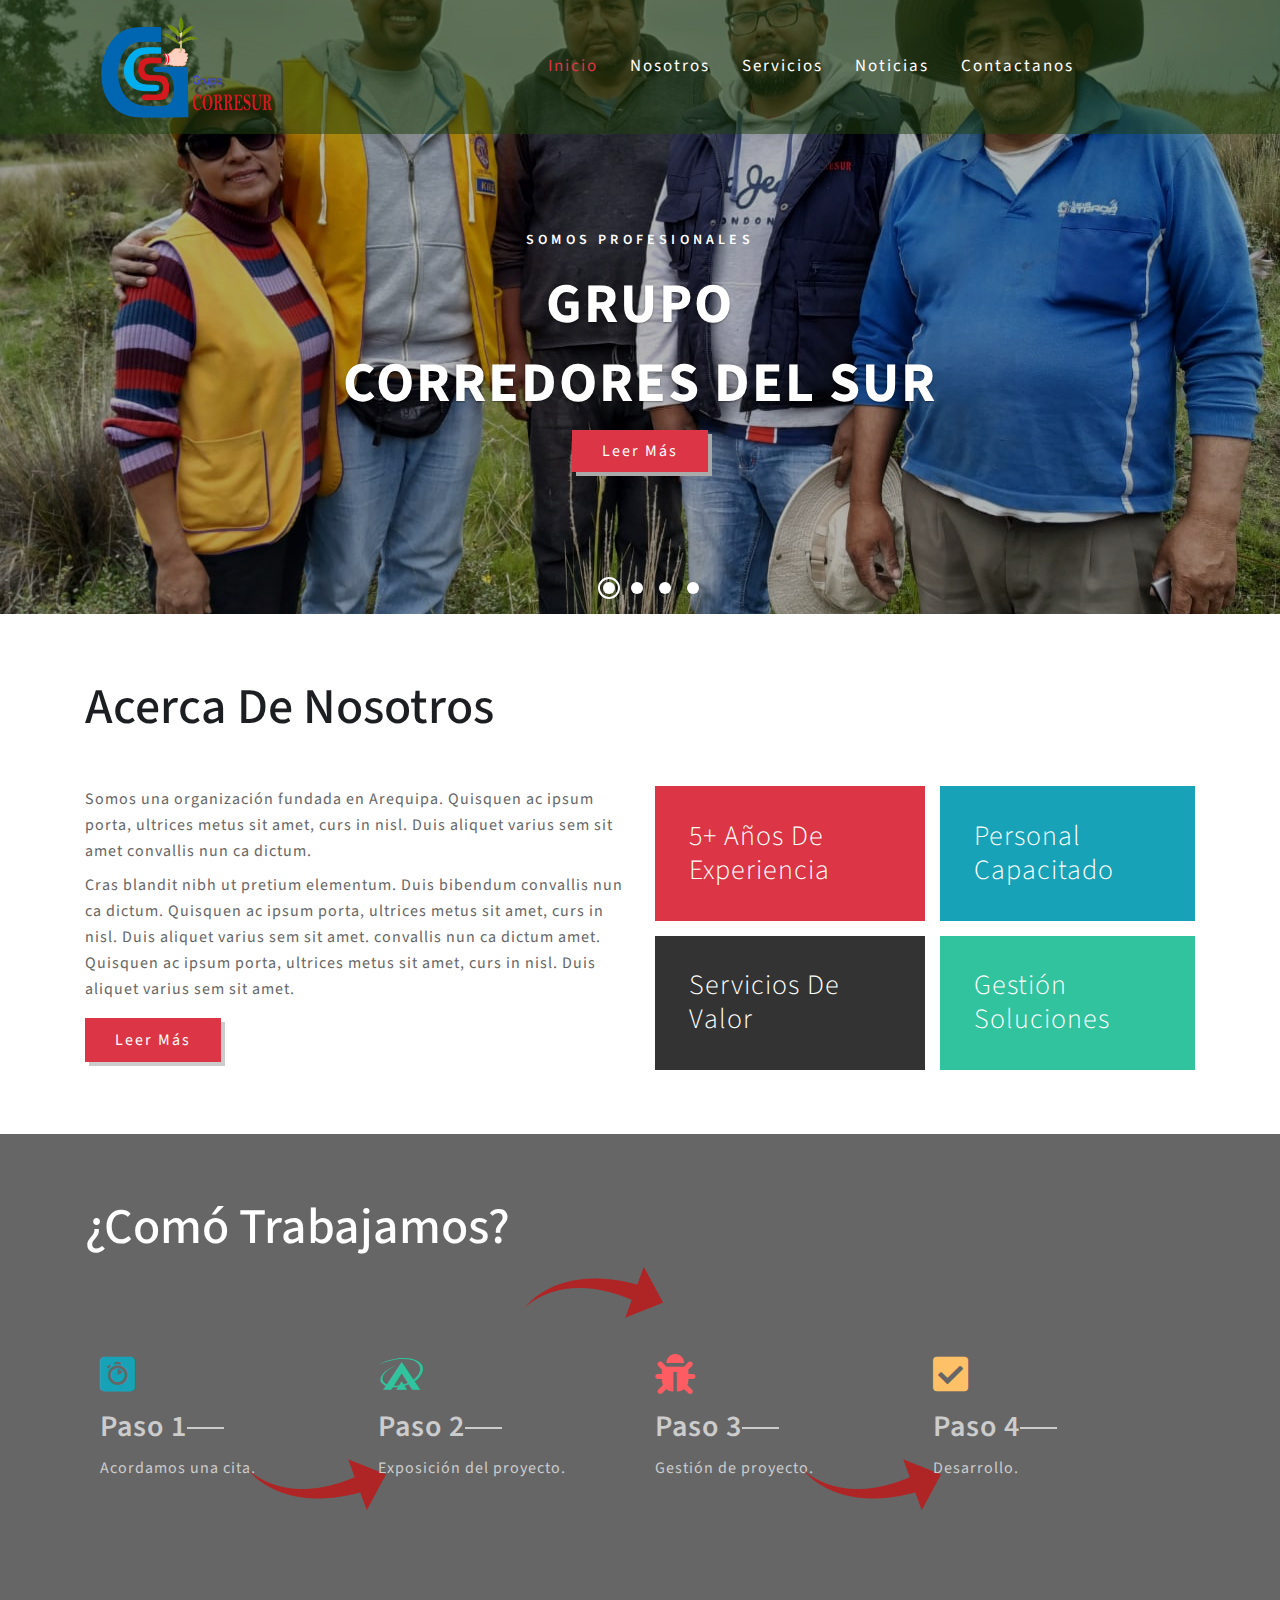
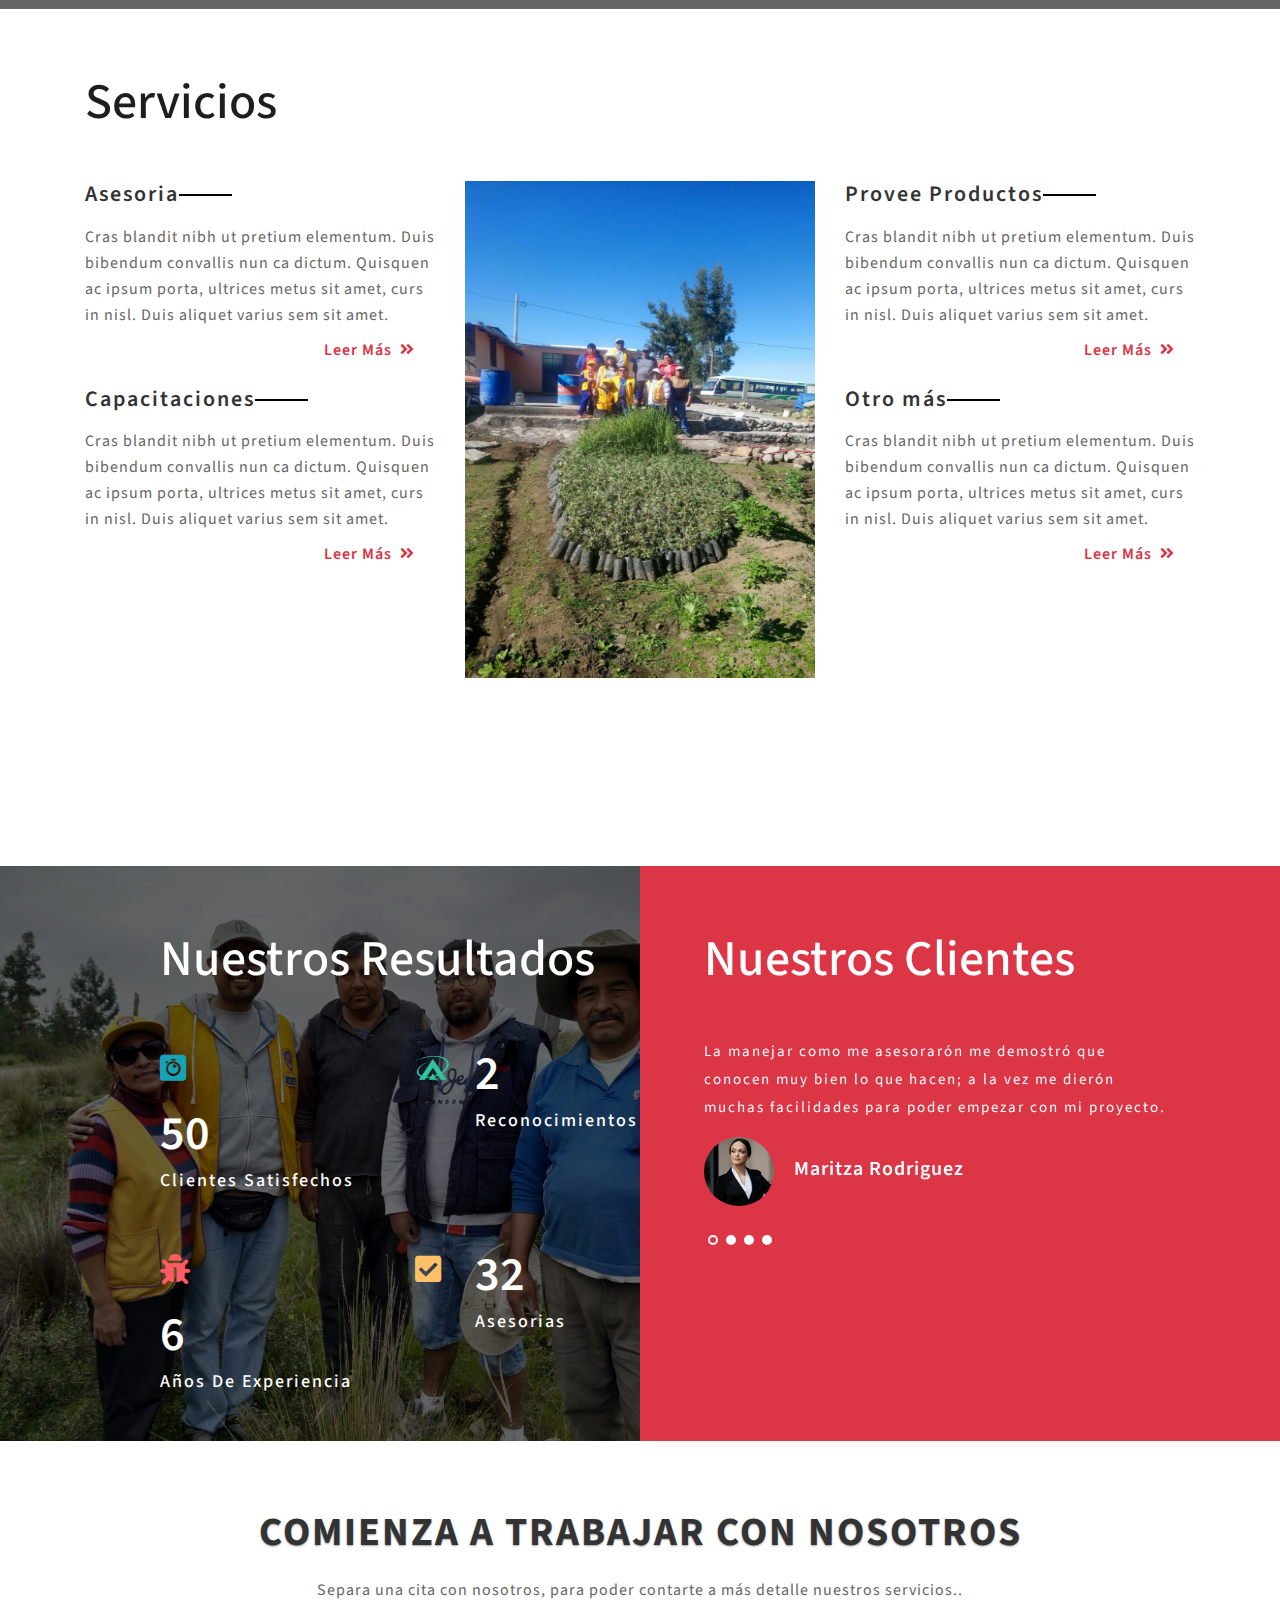
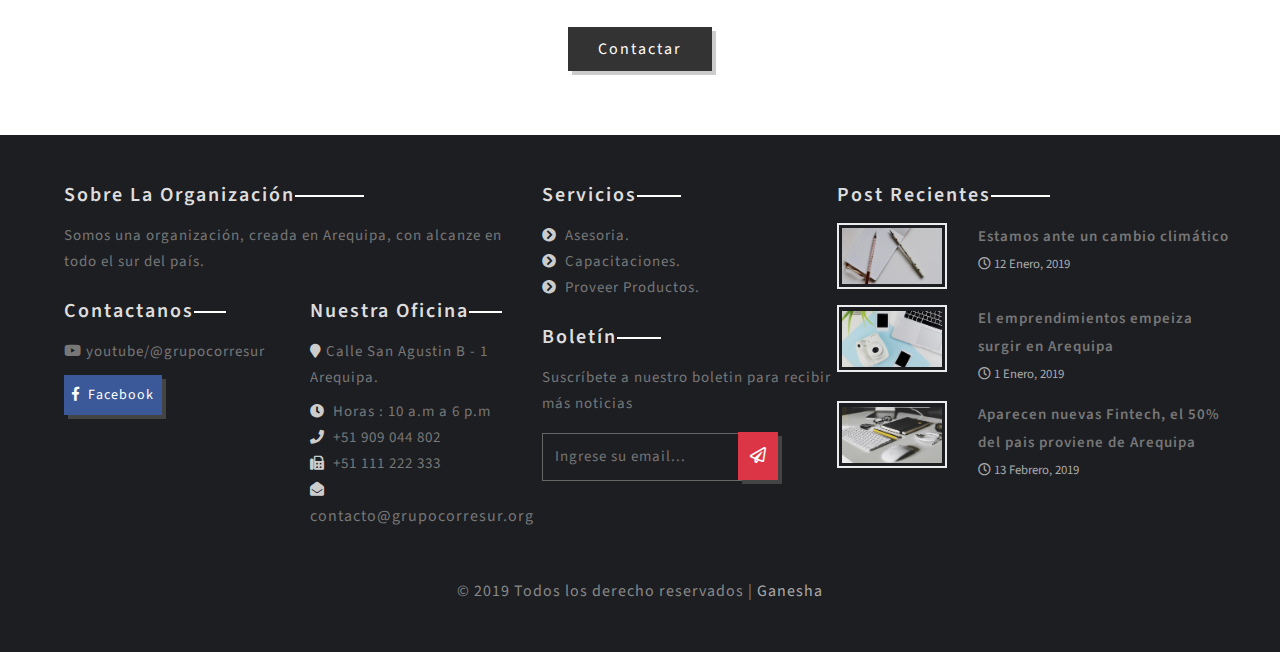
<file: primero/index.html>
<!DOCTYPE html>
<html lang="en">
<head>
<title>Grupo Corredores del Sur</title>
	
	<!-- Meta tag Keywords -->
	<meta name="viewport" content="width=device-width, initial-scale=1">
	<meta charset="utf-8">
	<meta name="keywords" content="Corresur Ganesha Arequipa Perú" />
	<script type="application/x-javascript">
		addEventListener("load", function () {
			setTimeout(hideURLbar, 0);
		}, false);

		function hideURLbar() {
			window.scrollTo(0, 1);
		}
	</script>
	<!--// Meta tag Keywords -->
    
	<!-- css files -->
	<link rel="stylesheet" href="css/bootstrap.css"> <!-- Bootstrap-Core-CSS -->
	<link rel="stylesheet" href="css/style.css" type="text/css" media="all" /> <!-- Style-CSS --> 
	<link rel="stylesheet" href="css/mystyles.css" type="text/css" media="all" /> <!-- Style-CSS -->
	<link rel="stylesheet" href="css/fontawesome-all.css"> <!-- Font-Awesome-Icons-CSS -->
	<!-- //css files -->
	
	<link rel="stylesheet" href="css/flexslider.css" type="text/css" media="all" /><!-- for testimonials -->

	<!--web font-->
	<link href="//fonts.googleapis.com/css?family=Source+Sans+Pro:200,200i,300,300i,400,400i,600,600i,700,700i,900,900i&amp;subset=cyrillic,cyrillic-ext,greek,greek-ext,latin-ext,vietnamese" rel="stylesheet">
	<!--//web font-->

</head>

<body>

<!-- header -->
<header>
	<div class="container">
		<nav class="navbar navbar-expand-lg navbar-light">
			<a class="navbar-brand align-items-center" href="index.html">
				<span><img src="images/logo.png" id="logo"></span>
			</a>
			<button class="navbar-toggler ml-md-auto" type="button" data-toggle="collapse" data-target="#navbarSupportedContent" aria-controls="navbarSupportedContent"
				aria-expanded="false" aria-label="Toggle navigation">
				<span class="navbar-toggler-icon"></span>
			</button>

			<div class="collapse navbar-collapse" id="navbarSupportedContent">
				<ul class="navbar-nav mx-auto text-center">
					<li class="nav-item active  mr-lg-3">
						<a class="nav-link" href="index.html">Inicio
							<span class="sr-only">(current)</span>
						</a>
					</li>
					<li class="nav-item  mr-lg-3">
						<a class="nav-link" href="about.html">Nosotros</a>
					</li>
					<li class="nav-item  mr-lg-3">
						<a class="nav-link" href="services.html">Servicios</a>
					</li>
					<li class="nav-item  mr-lg-3">
						<a class="nav-link" href="blog.html">Noticias</a>
					</li>
					<!--
					<li class="nav-item dropdown mr-lg-3">
						<a class="nav-link dropdown-toggle" href="#" id="navbarDropdown" role="button" data-toggle="dropdown" aria-haspopup="true"
							aria-expanded="false">
							CONOCENOS
						</a>
						<div class="dropdown-menu" aria-labelledby="navbarDropdown">
							<a class="dropdown-item" href="blog.html">Noticias</a>
<!--							<div class="dropdown-divider"></div> --
							<a class="dropdown-item" href="about.html">¿Quienes somos?</a>
						</div>
					</li>-->
					<li class="nav-item">
						<a class="nav-link" href="contact.html">Contactanos</a>
					</li>
				</ul>
<!--				<div class="buttons">
					<p><i class="fas mr-1 fa-phone"></i>+51 949 044 802</p>
				</div>
-->
			</div>
		</nav>
	</div>
</header>
<!-- //header -->

<!-- banner -->
<section class="banner" id="home">
	<div class="callbacks_container">
		<ul class="rslides" id="slider3">
			<li>
				<div class="slider-info bg1 w3-agile-grid">
					<div class="bs-slider-overlay">
					<div class="banner-text container agile-info">
						<h5 class="tag text-center mb-3 text-uppercase">Somos profesionales </h5>
						<h1 class="movetxt text-center agile-title text-uppercase">grupo</h1>
						<h2 class="movetxt text-center mb-3 agile-title text-uppercase">Corredores del Sur</h2>
						<a class="bt mt-4 text-capitalize" href="#" data-toggle="modal" data-target="#exampleModalCenter" role="button"> leer más
						</a>
					</div>
					</div>
				</div>
			</li>
			<li>
				<div class="slider-info bg2 w3-agile-grid">
					<div class="bs-slider-overlay">
					<div class="banner-text container agile-info">
						<h5 class="tag text-center mb-3 text-uppercase">Somos únicos</h5>
						<h4 class="movetxt text-center agile-title text-uppercase">Gestion de Capital </h4>
						<h4 class="movetxt text-center mb-3 agile-title text-uppercase">Mejores Soluciones </h4>
						<a class="bt mt-4 text-capitalize" href="#" data-toggle="modal" data-target="#exampleModalCenter" role="button"> leer más
						</a>
					</div>
					</div>
				</div>
			</li>
			<li>
				<div class="slider-info bg3 w3-agile-grid">
					<div class="bs-slider-overlay">
					<div class="banner-text container agile-info">
						<h5 class="tag text-center mb-3 text-uppercase">Somos profesionales </h5>
						<h4 class="movetxt text-center agile-title text-uppercase">grupo</h4>
						<h4 class="movetxt text-center mb-3 agile-title text-uppercase">corredores del sur</h4>
						<a class="bt mt-4 text-capitalize" href="#" data-toggle="modal" data-target="#exampleModalCenter" role="button"> leer más
						</a>
					</div>
					</div>
				</div>
			</li>
			<li>
				<div class="slider-info bg4 w3-agile-grid">
					<div class="bs-slider-overlay">
					<div class="banner-text container agile-info">
						<h5 class="tag text-center mb-3 text-uppercase">Somos tu apoyo</h5>
						<h4 class="movetxt text-center agile-title text-uppercase">Gente Capacitada</h4>
						<h4 class="movetxt text-center mb-3 agile-title text-uppercase">Ideas Innovadoras </h4>
						<a class="bt mt-4 text-capitalize" href="#" data-toggle="modal" data-target="#exampleModalCenter" role="button"> leer más
						</a>
					</div>
					</div>
				</div>
			</li>
		</ul>
	</div>
</section>
<!-- //banner -->

<!-- about -->
<section class="about py-5">
	<div class="container py-md-3">
		<h3 class="heading mb-md-5 mb-4">acerca de nosotros</h3>
		<div class="row about-grids agile-info">
			<div class="col-lg-6 mb-lg-0 w3-agile-grid mb-5">
				<p>Somos una organización fundada en Arequipa. Quisquen ac ipsum porta, ultrices metus sit amet,
				curs in nisl. Duis aliquet varius sem sit amet convallis nun ca dictum.</p>
				<p class="mt-2 mb-3">Cras blandit nibh ut pretium elementum. Duis bibendum convallis nun ca dictum. Quisquen ac ipsum porta, ultrices metus sit amet,
				curs in nisl. Duis aliquet varius sem sit amet. convallis nun ca dictum amet. Quisquen ac ipsum porta, ultrices metus sit amet,
					curs in nisl. Duis aliquet varius sem sit amet.</p>
				<a href="about.html">Leer Más </a>
			</div>
			<div class="col-lg-3 col-md-4 w3-agile-grid pr-md-0">
				<h3 class="margin">5+ años de experiencia</h3>
				<h3 class="black">Servicios de valor</h3>
			</div>
			<div class="col-lg-3 col-md-4 w3-agile-grid mt-md-0 mt-4">
				<h3 class="margin green">Personal Capacitado</h3>
				<h3 class="grey">Gestión Soluciones</h3>
			</div>
		</div>
	</div>
</section>
<!-- //about -->

<!-- how we work -->
<section class="work">
	<div class="work-layer py-5">
	<div class="container py-md-3">
		<h3 class="heading mb-lg-5 mb-4">¿Comó trabajamos?</h3>
		<div class="row join agile-info">
			<div class="col-md-3 col-sm-6 steps-reach w3-agile-grid">
				<span class="fab fa-algolia"></span>
				<h4>Paso 1</h4>
				<p>Acordamos una cita.</p>
				<div class="style-border">
					<img src="images/sty1.png" alt="">
				</div>
			</div>
			<div class="col-md-3 col-sm-6 mt-sm-0 mt-5 steps-reach w3-agile-grid">
				<span class="fab fa-asymmetrik"></span>
				<h4>Paso 2</h4>
				<p>Exposición del proyecto.</p>
				<div class="style-border second-border">
					<img src="images/sty2.png" alt="">
				</div>
			</div>
			<div class="col-md-3 col-sm-6 mt-md-0 mt-5 pt-md-0 pt-sm-5 steps-reach w3-agile-grid">
				<span class="fas fa-bug" aria-hidden="true"></span>
				<h4>Paso 3</h4>
				<p>Gestión de proyecto.</p>
				<div class="style-border">
					<img src="images/sty1.png" alt="">
				</div>
			</div>
			<div class="col-md-3 col-sm-6 mt-md-0 mt-5 pt-md-0 pt-sm-5 steps-reach w3-agile-grid">
				<span class="fas fa-check-square" aria-hidden="true"></span>
				<h4>Paso 4</h4>
				<p>Desarrollo.</p>
			</div>
		</div>
	</div>
	</div>
</section>
<!-- //how we work -->

<!-- management services -->
<section class="services py-5">
	<div class="container agile-info py-md-3">
		<h3 class="heading mb-lg-5 mb-4">Servicios</h3>
		<div class="row service_grids">
			<div class="col-lg-4 w3-agile-grid">
				<div class="grid">
					<h4 class="mb-3">Asesoria</h4>
					<p>Cras blandit nibh ut pretium elementum. Duis bibendum convallis nun ca dictum. Quisquen ac ipsum porta, ultrices metus sit amet,
					curs in nisl. Duis aliquet varius sem sit amet.</p>
					<a href="#" data-toggle="modal" data-target="#exampleModalCenter" role="button">Leer Más <span class="fas ml-1 fa-angle-double-right"></span> </a>
				</div>
				<div class="grid mt-4">
					<h4 class="mb-3">Capacitaciones</h4>
					<p>Cras blandit nibh ut pretium elementum. Duis bibendum convallis nun ca dictum. Quisquen ac ipsum porta, ultrices metus sit amet,
					curs in nisl. Duis aliquet varius sem sit amet.</p>
					<a href="#" data-toggle="modal" data-target="#exampleModalCenter" role="button">Leer Más <span class="fas ml-1 fa-angle-double-right"></span> </a>
				</div>
			</div>
			<div class="col-lg-4 col-md-6 my-lg-0 my-5">
				<img src="images/vertical.jpg" alt="" class="img-fluid" id="imgVertical"/>
			</div>
			<div class="col-lg-4 w3-agile-grid">
				<div class="grid">
					<h4 class="mb-3">Provee Productos</h4>
					<p>Cras blandit nibh ut pretium elementum. Duis bibendum convallis nun ca dictum. Quisquen ac ipsum porta, ultrices metus sit amet,
					curs in nisl. Duis aliquet varius sem sit amet.</p>
					<a href="#" data-toggle="modal" data-target="#exampleModalCenter" role="button">Leer Más <span class="fas ml-1 fa-angle-double-right"></span> </a>
				</div>
				<div class="grid mt-4">
					<h4 class="mb-3">Otro más</h4>
					<p>Cras blandit nibh ut pretium elementum. Duis bibendum convallis nun ca dictum. Quisquen ac ipsum porta, ultrices metus sit amet,
					curs in nisl. Duis aliquet varius sem sit amet.</p>
					<a href="#" data-toggle="modal" data-target="#exampleModalCenter" role="button">Leer Más <span class="fas ml-1 fa-angle-double-right"></span> </a>
				</div>
			</div>
		</div>
	</div>
</section>
<!-- //management services -->

<!-- servicesbottom -->
<section class="service-bottom">
	<div class="container-fluid">
		<div class="row">
			<!-- Counter -->
			<div class="col-lg-6 p-0 services-bottom">
				<div class="layer agile-info">
					<h3 class="heading mb-lg-5 mb-4">Nuestros Resultados</h3>
					<div class="row">
						<div class="col-sm-6 col-6 agileits_w3layouts_about_counter_left w3-agile-grid">
							<div class="countericon">
								<span class="fab fa-algolia" aria-hidden="true"></span>
							</div>
							<div class="counterinfo agile-info">
								<p class="counter">50</p>
								<h3>Clientes Satisfechos</h3>
							</div>
							<div class="clearfix"> </div>
						</div>
						<div class="col-sm-6 col-6 agileits_w3layouts_about_counter_left w3-agile-grid">
							<div class="countericon">
								<span class="fab fa-asymmetrik" aria-hidden="true"></span>
							</div>
							<div class="counterinfo agile-info">
								<p class="counter">2</p>
								<h3>Reconocimientos</h3>
							</div>
							<div class="clearfix"> </div>
						</div>
						<div class="col-sm-6 col-6 mt-5 agileits_w3layouts_about_counter_left w3-agile-grid">
							<div class="countericon">
								<span class="fas fa-bug" aria-hidden="true"></span>
							</div>
							<div class="counterinfo agile-info">
								<p class="counter">6</p>
								<h3>Años de Experiencia</h3>
							</div>
							<div class="clearfix"> </div>
						</div>
						<div class="col-sm-6 col-6 mt-5 agileits_w3layouts_about_counter_left w3-agile-grid">
							<div class="countericon">
								<span class="fas fa-check-square" aria-hidden="true"></span>
							</div>
							<div class="counterinfo agile-info">
								<p class="counter">32</p>
								<h3>Asesorias</h3>
							</div>
							<div class="clearfix"> </div>
						</div>
					</div>
				</div>
			</div>
			<!-- //Counter -->
			<!-- Clients -->
			<div class=" col-lg-6 clients">
				<h3 class="heading mb-lg-5 mb-4">Nuestros Clientes</h3>
				<section class="slider w3-agile-grid">
					<div class="flexslider">
						<ul class="slides">
							<li>
									<p>La manejar como me asesorarón me demostró que conocen muy bien lo que hacen; a la vez me dierón muchas facilidades para poder empezar con mi proyecto.</p>
									<div class="client">
										<img src="images/c1.jpg" alt="" />
										<h5>Maritza Rodriguez</h5>
										<div class="clearfix"> </div>
									</div>
							</li>
							<li>
									<p>Lorem ipsum dolor sit amet, consectetur adipiscing elit, sed do eiusmod tempor incididunt ut labore et dolore magna aliqua. Ut enim ad minim veniam, quis nostrud exercitation .</p>
									<div class="client">
									<img src="images/c1.jpg" alt="" />
										<h5>Erick Tamayo</h5>
										<div class="clearfix"> </div>
									</div>
							</li>
							<li>
									<p>Lorem ipsum dolor sit amet, consectetur adipiscing elit, sed do eiusmod tempor incididunt ut labore et dolore magna aliqua. Ut enim ad minim veniam, quis nostrud exercitation .</p>
									<div class="client">
									<img src="images/c1.jpg" alt="" />
										<h5>Kenny Lazo</h5>
										<div class="clearfix"> </div>
									</div>
							</li>
							<li>
									<p>Lorem ipsum dolor sit amet, consectetur adipiscing elit, sed do eiusmod tempor incididunt ut labore et dolore magna aliqua. Ut enim ad minim veniam, quis nostrud exercitation .</p>
									<div class="client">
									<img src="images/c1.jpg" alt="" />
										<h5>Arturo Mendez</h5>
										<div class="clearfix"> </div>
									</div>
							</li>
						</ul>
					</div>
				</section>
			</div>
			<div class="clearfix"> </div>
			<!-- //Clients -->
		</div>
	</div>
</section>
<!-- //servicesbottom -->

<!-- quotes -->
<section class="quotes py-5 text-center">
	<div class="container py-md-3">
		<div class="quotes-info agile-info-quotes">
			<h3 class="mb-3">Comienza a trabajar con nosotros</h3>
			<p>Separa una cita con nosotros, para poder contarte a más detalle nuestros servicios..</p>
			<a class="bt mt-4 text-capitalize start" href="contact.html" role="button"> Contactar</a>
		</div>
	</div>
</section>
<!-- //quotes -->

<!-- footer -->	
<footer>
	<div class="container-fluid p-5">
		<div class="row footer-gap">
			<div class="col-lg-5 mb-lg-0 mb-4">
				<h3 class="text-capitalize mb-3">Sobre la Organización</h3>
				<p>Somos una organización, creada en Arequipa, con alcanze en todo el sur del país. </p>
				<div class="row mt-4">
					<div class="col-md-6">
						<h3 class="text-capitalize mb-3">Contactanos</h3>
						<p><span class="fab fa-youtube mb-4"></span> youtube/@grupocorresur</p>
						<a href="#" class="facebook mr-2"><span class="fab mr-1 fa-facebook-f"></span> Facebook</a>
					</div>
					<div class="col-md-6 mt-md-0 mt-5">
						<h3 class="text-capitalize mb-3">Nuestra Oficina</h3>
						<address class="mb-0">
							<p class="mb-2"><i class="fas fa-map-marker"></i> Calle San Agustin B - 1<br> Arequipa.</p>
							<p><i class="fas mr-1 fa-clock"></i> Horas : 10 a.m a 6 p.m</p>
							<p><i class="fas mr-1 fa-phone"></i> +51 909 044 802</p>
							<p><i class="fas mr-1 fa-fax"></i> +51 111 222 333 </p>
							<p><i class="fas mr-1 fa-envelope-open"></i> <a href="mailto:contacto@grupocorresur.org">contacto@grupocorresur.org</a></p>
						</address>
					</div>
				</div>
			</div>
			<div class="col-lg-3 col-md-6 mt-lg-0 mt-sm-0 p-md-0">
				<h3 class="text-capitalize mb-3">Servicios</h3>
				<ul>
					<li><i class="fas mr-1 fa-chevron-circle-right"></i> Asesoria.</li>
					<li><i class="fas mr-1 fa-chevron-circle-right"></i> Capacitaciones.</li>
					<li><i class="fas mr-1 fa-chevron-circle-right"></i> Proveer Productos.</li>
				</ul>
				<h3 class="text-capitalize mt-4 mb-3">Boletín</h3>
				<p class="mb-3">Suscríbete a nuestro boletin para recibir más noticias</p>
				<form action="#" method="post">
					<input type="email" name="Email" placeholder="Ingrese su email..." required="">
					<button class="btn1"><i class="far fa-paper-plane"></i></button>
					<div class="clearfix"> </div>
				</form>
			</div>
			<div class="col-lg-4 col-md-6 mt-lg-0 mt-md-0 mt-4 p-md-0">
				<h3 class="text-capitalize mb-3">Post Recientes</h3>
				<div class="blog-grids row mb-3">
					<div class="col-md-4 col-sm-3 col-4 pr-sm-3 pr-0 blog-grid-left">
						<a href="single.html">
							<img src="images/f1.jpg" class="img-fluid" alt="">
						</a>
					</div>
					<div class="col-md-8 col-sm-9 col-8 blog-grid-right">
						<h5>
							<a href="single.html">Estamos ante un cambio climático</a>
						</h5>
						<div class="sub-meta">
							<span>
								<i class="far fa-clock"></i> 12 Enero, 2019</span>
						</div>
					</div>
				</div>
				<div class="blog-grids row mb-3">
					<div class="col-md-4 col-sm-3 col-4 pr-sm-3 pr-0 blog-grid-left">
						<a href="single.html">
							<img src="images/f2.jpg" class="img-fluid" alt="">
						</a>
					</div>
					<div class="col-md-8 col-sm-9 col-8 blog-grid-right">
						<h5>
							<a href="single.html">El emprendimientos empeiza surgir en Arequipa</a>
						</h5>
						<div class="sub-meta">
							<span>
								<i class="far fa-clock"></i> 1 Enero, 2019</span>
						</div>
					</div>
				</div>
				<div class="blog-grids row">
					<div class="col-md-4 col-sm-3 col-4 pr-sm-3 pr-0 blog-grid-left">
						<a href="single.html">
							<img src="images/f3.jpg" class="img-fluid" alt="">
						</a>
					</div>
					<div class="col-md-8 col-sm-9 col-8 blog-grid-right">
						<h5>
							<a href="single.html">Aparecen nuevas Fintech, el 50% del pais proviene de Arequipa </a>
						</h5>
						<div class="sub-meta">
							<span>
								<i class="far fa-clock"></i> 13 Febrero, 2019</span>
						</div>
					</div>
				</div>
			</div>
		</div>
	</div>
	<div class="copyright pb-sm-5 pb-4 text-center">
		<p>© 2019 Todos los derecho reservados | <a href="http://www.ganesha.pe" target="_blank">Ganesha</a></p>
	</div>
</footer>
<!-- footer -->

	<!-- Vertically centered Modal -->
	<div class="modal fade" id="exampleModalCenter" tabindex="-1" role="dialog" aria-labelledby="exampleModalCenterTitle" aria-hidden="true">
	  <div class="modal-dialog modal-dialog-centered" role="document">
		<div class="modal-content">
		  <div class="modal-header">
			<h5 class="modal-title text-uppercase text-center" id="exampleModalLongTitle"><span class="fab fa-asymmetrik"></span> Grupo Corresur</h5>
			<button type="button" class="close" data-dismiss="modal" aria-label="Close">
			  <span aria-hidden="true">&times;</span>
			</button>
		  </div>
		  <div class="modal-body">
			<img src="images/banner1.jpg" class="img-fluid mb-3" alt="Modal Image" />
			Vivamus eget est in odio tempor interdum. Mauris maximus fermentum arcu, ac finibus ante. Sed mattis risus at ipsum elementum, ut auctor turpis cursus. Sed sed odio pharetra, aliquet velit cursus, vehicula enim. Mauris porta aliquet magna, eget laoreet ligula.
		  </div>
		  <div class="modal-footer">
			<button type="button" class="btn btn-secondary" data-dismiss="modal">Close</button>
			<button type="button" class="btn btn-primary">Save changes</button>
		  </div>
		</div>
	  </div>
	</div>
	<!-- //Vertically centered Modal -->

	<!-- js -->
	<script type="text/javascript" src="js/jquery-2.1.4.min.js"></script>
	<script type="text/javascript" src="js/bootstrap.js"></script> <!-- Necessary-JavaScript-File-For-Bootstrap --> 
	<!-- //js -->	
	
	<!-- Stats-Number-Scroller-Animation-JavaScript -->
		<script src="js/waypoints.min.js"></script> 
		<script src="js/counterup.min.js"></script> 
		<script>
			jQuery(document).ready(function( $ ) {
				$('.counter').counterUp({
					delay: 100,
					time: 1000
				});
			});
		</script>
	<!-- //Stats-Number-Scroller-Animation-JavaScript -->
	
	<!-- Banner Responsiveslides -->
	<script src="js/responsiveslides.min.js"></script>
	<script>
		// You can also use "$(window).load(function() {"
		$(function () {
			// Slideshow 4
			$("#slider3").responsiveSlides({
				auto: true,
				pager: true,
				nav: false,
				speed: 500,
				namespace: "callbacks",
				before: function () {
					$('.events').append("<li>before event fired.</li>");
				},
				after: function () {
					$('.events').append("<li>after event fired.</li>");
				}
			});

		});
	</script>
	<!-- // Banner Responsiveslides -->

	<!-- start-smoth-scrolling -->
	<script src="js/SmoothScroll.min.js"></script>
	<script type="text/javascript" src="js/move-top.js"></script>
	<script type="text/javascript" src="js/easing.js"></script>
	<script type="text/javascript">
		jQuery(document).ready(function($) {
			$(".scroll").click(function(event){		
				event.preventDefault();
				$('html,body').animate({scrollTop:$(this.hash).offset().top},1000);
			});
		});
	</script>
	<!-- here stars scrolling icon -->
	<script type="text/javascript">
		$(document).ready(function() {
			/*
				var defaults = {
				containerID: 'toTop', // fading element id
				containerHoverID: 'toTopHover', // fading element hover id
				scrollSpeed: 1200,
				easingType: 'linear' 
				};
			*/
								
			$().UItoTop({ easingType: 'easeOutQuart' });
								
			});
	</script>
	<!-- //here ends scrolling icon -->
	<!-- start-smoth-scrolling -->

	<!-- FlexSlider-JavaScript -->
	<script defer src="js/jquery.flexslider.js"></script>
	<script type="text/javascript">
		$(function(){
			SyntaxHighlighter.all();
				});
				$(window).load(function(){
				$('.flexslider').flexslider({
					animation: "slide",
					start: function(slider){
						$('body').removeClass('loading');
					}
			});
		});
	</script>
	<!-- //FlexSlider-JavaScript -->

</body>
</html>
</file>
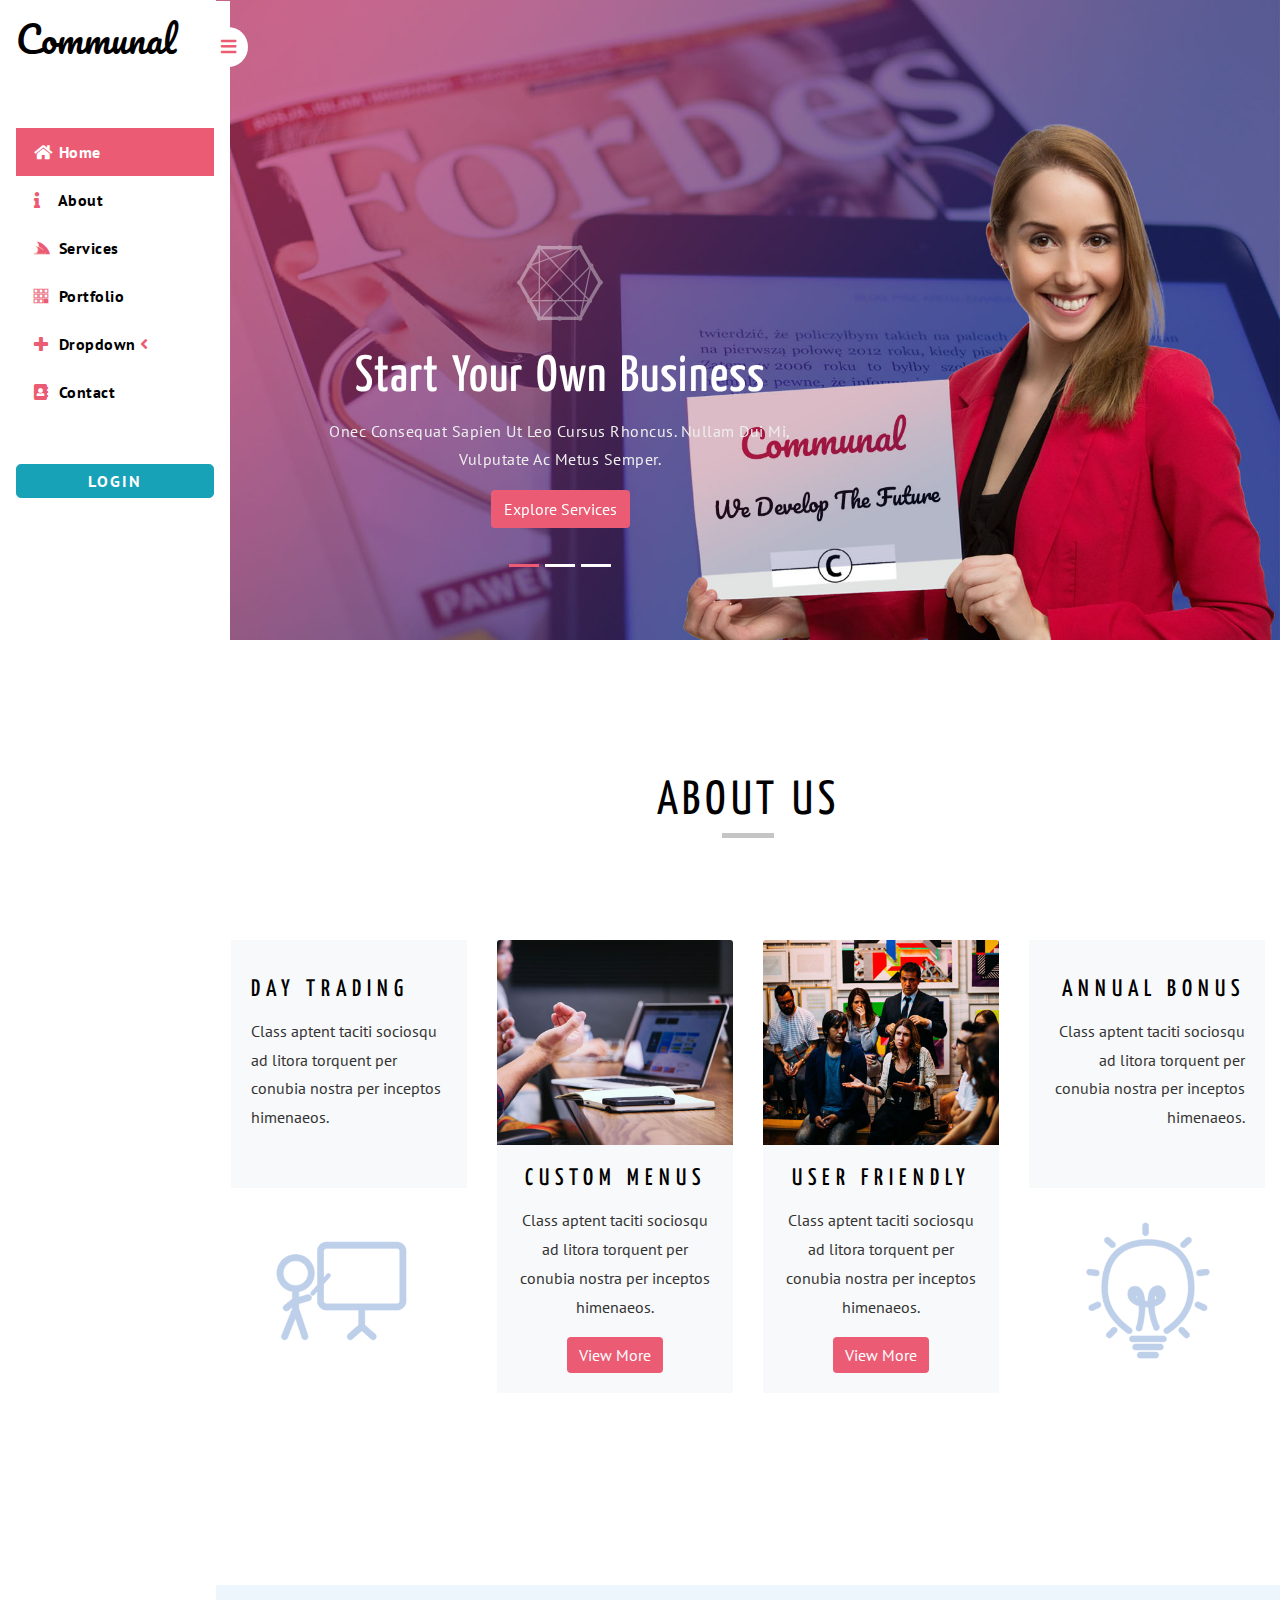
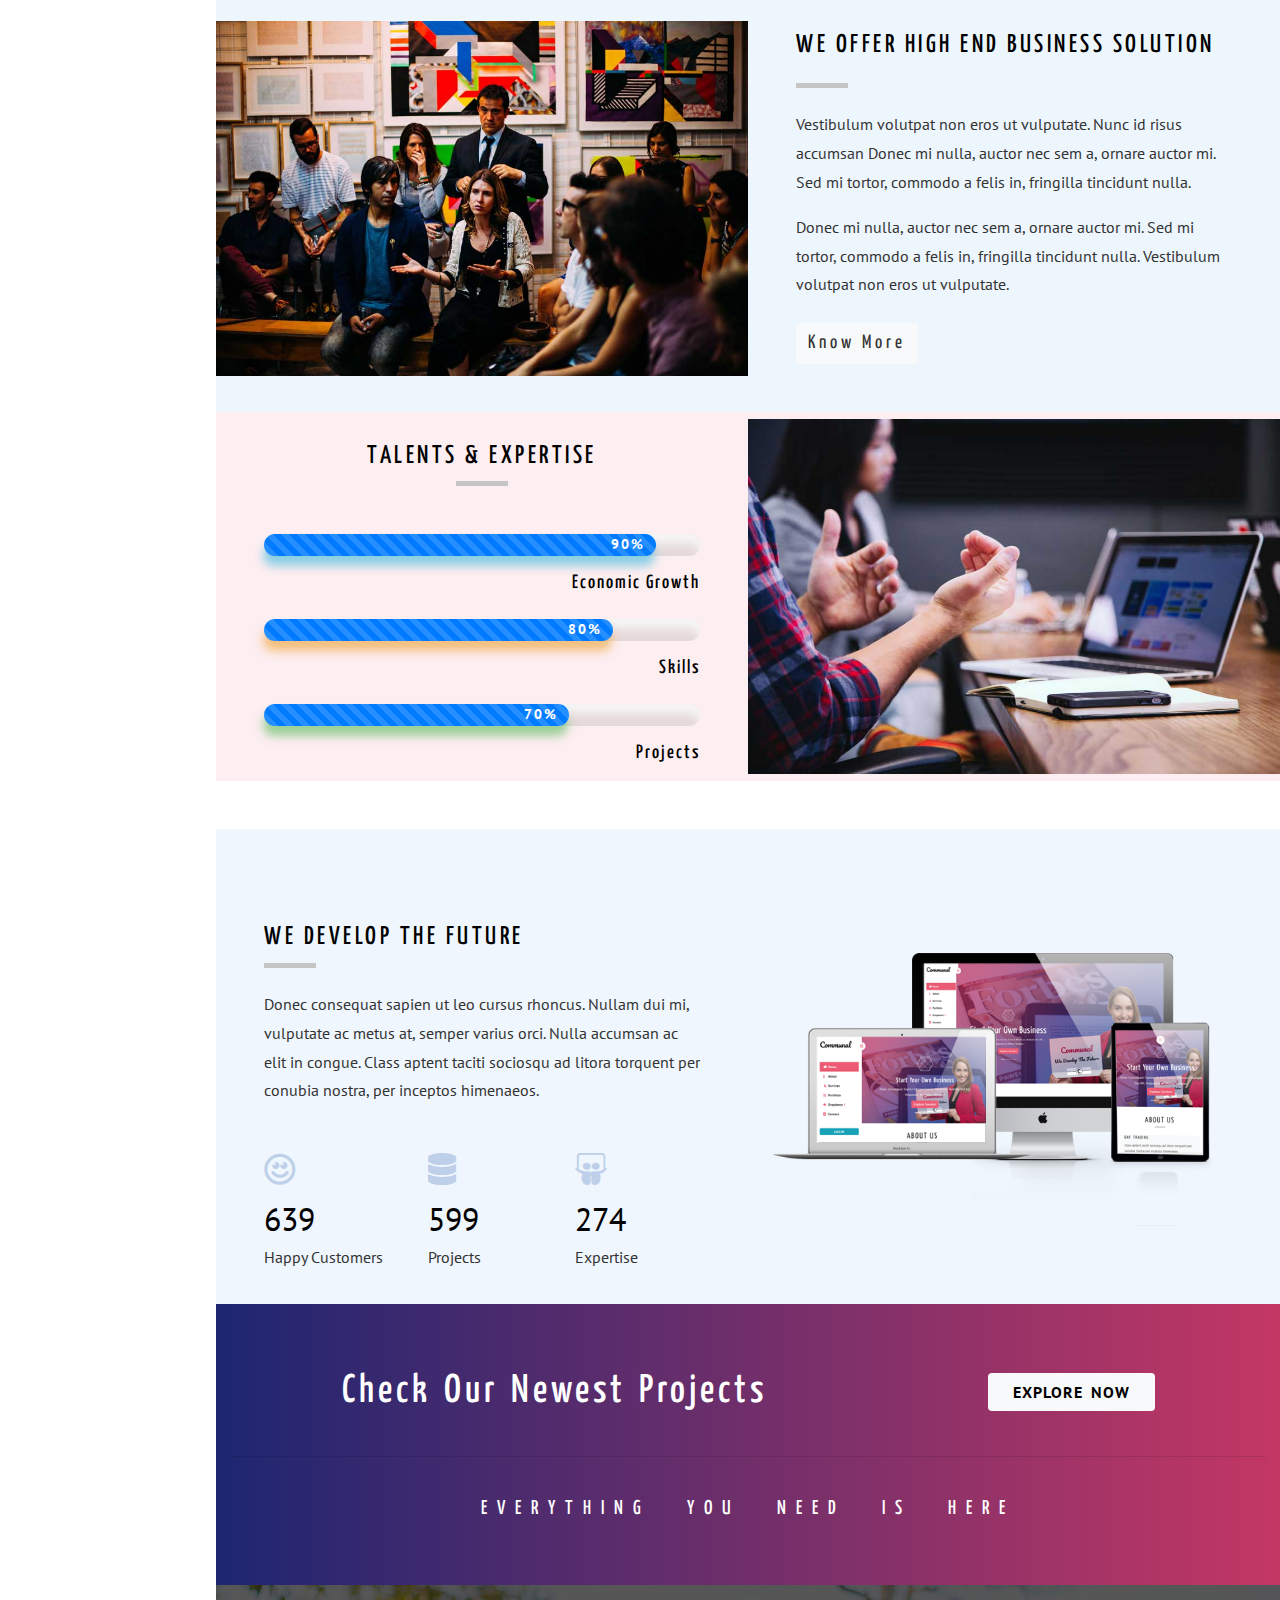
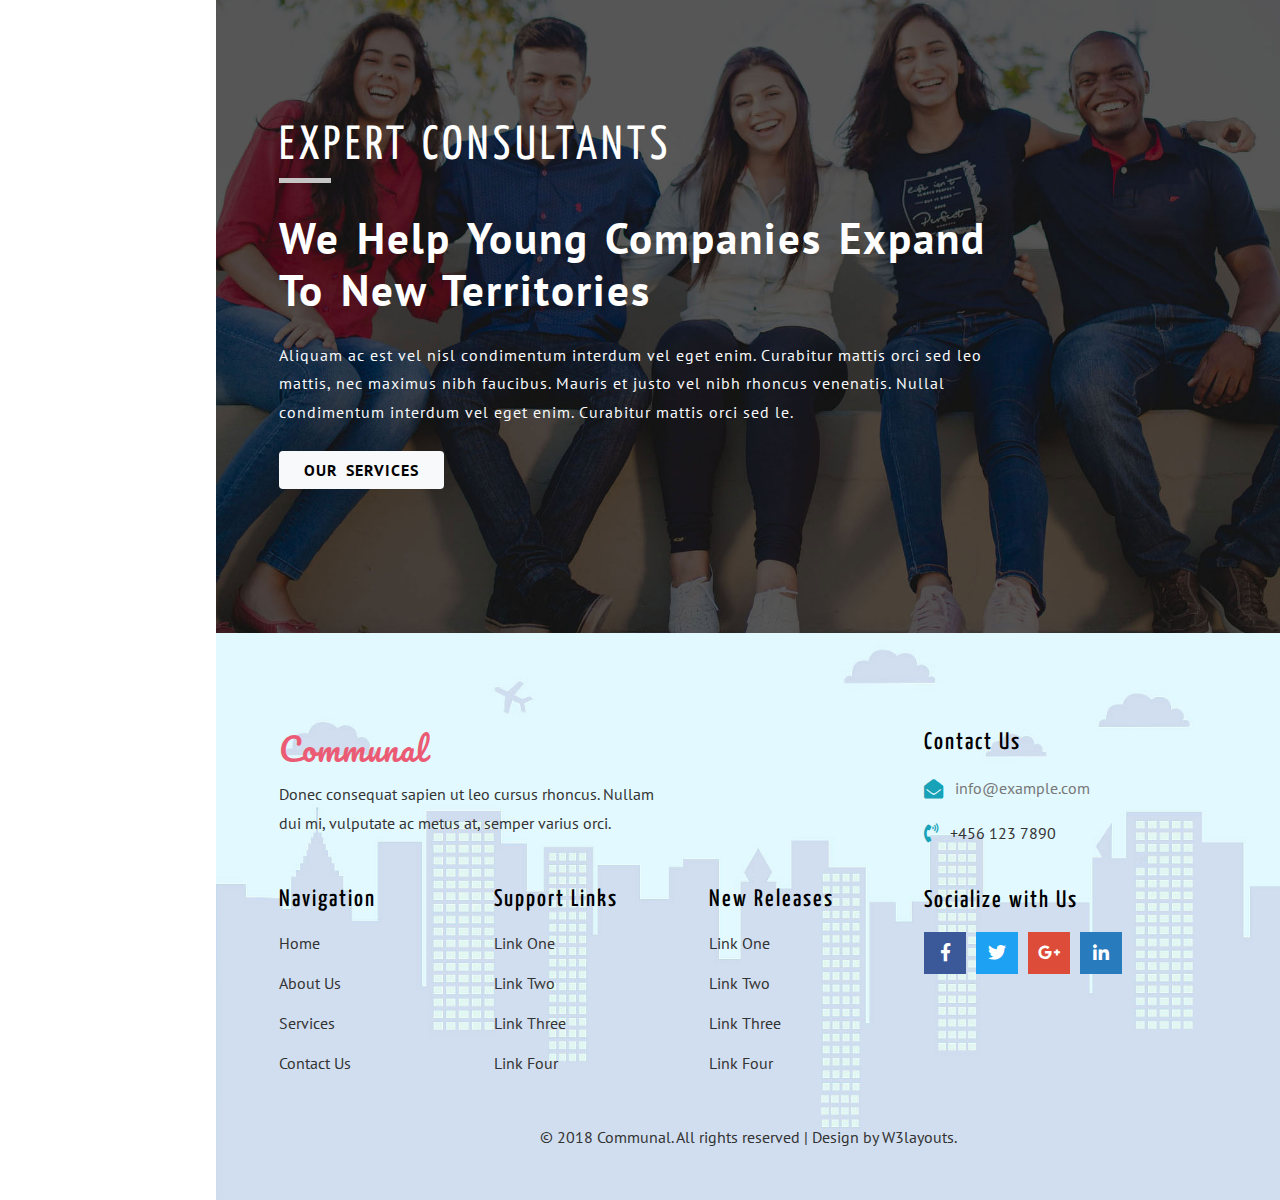
<file: segundo/index.html>
<!--
Author: W3layouts
Author URL: http://w3layouts.com
License: Creative Commons Attribution 3.0 Unported
License URL: http://creativecommons.org/licenses/by/3.0/
-->
<!DOCTYPE HTML>
<html lang="zxx">

<head>
	<title>Communal Corporate Category Flat Bootstrap Responsive Website Template | Home :: w3layouts</title>
	<meta name="viewport" content="width=device-width, initial-scale=1">
	<meta charset="utf-8">
	<meta name="keywords" content="Communal Responsive web template, Bootstrap Web Templates, Flat Web Templates, Android Compatible web template, 
SmartPhone Compatible web template, free WebDesigns for Nokia, Samsung, LG, SonyEricsson, Motorola web design" />
	<script>
		addEventListener("load", function () {
			setTimeout(hideURLbar, 0);
		}, false);

		function hideURLbar() {
			window.scrollTo(0, 1);
		}
	</script>

	<!-- Bootstrap Core CSS -->
	<link href="css/bootstrap.css" rel='stylesheet' type='text/css' />

	<!-- Custom CSS -->
	<link href="css/style.css" rel='stylesheet' type='text/css' />
	<!-- font-awesome icons -->
	<link href="css/fontawesome-all.min.css" rel="stylesheet">
	<!-- //Custom Theme files -->

	<!-- side nav css file -->
	<link href='css/SidebarNav.min.css' media='all' rel='stylesheet' type='text/css' />
	<!-- //side nav css file -->
	<!--webfonts-->
	<!-- logo -->
	<link href="https://fonts.googleapis.com/css?family=Pacifico" rel="stylesheet">
	<!-- titles -->
	<link href="//fonts.googleapis.com/css?family=Yanone+Kaffeesatz:200,300,400,700" rel="stylesheet">
	<!-- body -->
	<link href="//fonts.googleapis.com/css?family=PT+Sans:400,400i,700,700i" rel="stylesheet">
	<!--//webfonts-->
</head>
<body class="cbp-spmenu-push">
	<div class="main-content">
		<div class="cbp-spmenu cbp-spmenu-vertical cbp-spmenu-left" id="cbp-spmenu-s1">
			<!--left-fixed -navigation-->
			<aside class="sidebar-left">
				<h1>
					<a href="index.html" class="logo">
						communal
					</a>
				</h1>
				<ul class="sidebar-menu">
					<li class="treeview active">
						<a href="index.html">
							<i class="fas fa-home"></i>
							<span>Home</span>
						</a>
					</li>
					<li class="treeview">
						<a href="about.html">
							<i class="fas fa-info"></i>
							<span>About</span>
						</a>
					</li>
					<li class="treeview">
						<a href="services.html">
							<i class="fab fa-servicestack"></i>
							<span>Services</span>
						</a>
					</li>
					<li class="treeview">
						<a href="portfolio.html">
							<i class="fab fa-buromobelexperte"></i>
							<span>Portfolio</span>
						</a>
					</li>
					<li class="treeview">
						<a href="#">
							<i class="fas fa-plus"></i>
							<span>Dropdown</span>
							<i class="fa fa-angle-left pull-right"></i>
						</a>
						<ul class="treeview-menu">
							<li>
								<a href="team.html">
									<i class="fa fa-angle-right"></i>Team</a>
							</li>
							<li>
								<a href="testi.html">
									<i class="fa fa-angle-right"></i>Testimonials</a>
							</li>
							<li>
								<a href="typo.html">
									<i class="fa fa-angle-right"></i>Typography</a>
							</li>

						</ul>
					</li>
					<li class="treeview">
						<a href="contact.html">
							<i class="fas fa-address-book"></i>
							<span>Contact</span>
						</a>
					</li>
				</ul>
				<button type="button" class="btn btn-info btn-lg btn-block mt-5 w3ls-btn p-1 text-uppercase font-weight-bold" data-toggle="modal"
				    aria-pressed="false" data-target="#exampleModal">
					Login
				</button>
			</aside>
		</div>
	</div>
	<!--left-fixed -navigation-->
	<!-- header-starts -->
	<header class="header-section">
		<div class="header-left  clearfix">
			<!--logo start-->
			<div class="brand">
				<button id="showLeftPush">
					<i class="fas fa-bars"></i>
				</button>
			</div>
			<!--logo end-->
		</div>
		<div class="header-right">
		</div>
	</header>
	<!-- //header-ends -->
	<!-- main content start-->
	<div id="page-wrapper">
		<div class="banner">
			<div class="banner_text_agile">
				<!-- Carousel -->
				<div id="carouselExampleIndicators" class="carousel slide" data-ride="carousel">
					<ol class="carousel-indicators">
						<li data-target="#carouselExampleIndicators" data-slide-to="0" class="active"></li>
						<li data-target="#carouselExampleIndicators" data-slide-to="1"></li>
						<li data-target="#carouselExampleIndicators" data-slide-to="2"></li>
					</ol>
					<div class="carousel-inner">
						<div class="carousel-item active text-center">
							<i class="fab fa-connectdevelop"></i>
							<h3 class="b-w3ltxt text-capitalize mt-4">start your own business</h3>
							<p class="mx-auto text-capitalize mt-2">onec consequat sapien ut leo cursus rhoncus. Nullam dui mi, vulputate ac metus semper.</p>
							<a class="btn btn-banner mt-md-3 mt-2 text-capitalize" href="services.html" role="button">explore services</a>
						</div>
						<!-- slider text -->
						<div class="carousel-item text-center">
							<i class="fab fa-connectdevelop"></i>
							<h3 class="b-w3ltxt text-capitalize mt-4">great possibilities</h3>
							<p class="mx-auto text-capitalize mt-2">onec consequat sapien ut leo cursus rhoncus. Nullam dui mi, vulputate ac metus semper.</p>
							<a class="btn btn-banner mt-md-3 mt-2 text-capitalize" href="services.html" role="button">explore services</a>
						</div>
						<!-- slider text -->
						<div class="carousel-item text-center">
							<i class="fab fa-connectdevelop"></i>
							<h3 class="b-w3ltxt text-capitalize mt-4">offer business solutions</h3>
							<p class="mx-auto text-capitalize mt-2">onec consequat sapien ut leo cursus rhoncus. Nullam dui mi, vulputate ac metus semper.</p>
							<a class="btn btn-banner mt-md-3 mt-2 text-capitalize" href="services.html" role="button">explore services</a>
						</div>
						<!-- slider text -->
					</div>
				</div>
				<!-- Carousel -->
			</div>


		</div>
		<!-- //banner -->
		<!-- about -->
		<section class="wthree-row py-sm-5 py-3">
			<div class="container py-md-5">
				<div class="py-lg-5 py-3 bg-pricemain text-center">
					<h3 class="agile-title text-uppercase">about us</h3>
					<span class="w3-line"></span>
				</div>
				<div class="row py-lg-5 pt-md-5 pt-3 d-flex justify-content-center">
					<div class="card col-lg-3 col-md-6 border-0">
						<div class="card-body bg-light">
							<div class="card-img-top pt-3">
								<h5 class=" card-title">day trading</h5>
							</div>
							<p class="card-text mb-3 ">Class aptent taciti sociosqu ad litora torquent per conubia nostra per inceptos himenaeos.</p>
						</div>
						<img class="card-img-top" src="images/a1.png" alt="Card image cap">
					</div>
					<div class="card col-lg-3 col-md-6 border-0 mt-md-0 mt-5">
						<img class="card-img-top" src="images/a2.jpg " alt="Card image cap ">
						<div class="card-body bg-light text-center">
							<h5 class="card-title ">custom menus</h5>
							<p class="card-text mb-3 ">Class aptent taciti sociosqu ad litora torquent per conubia nostra per inceptos himenaeos.</p>
							<a href="#ab-bot" class="btn scroll">View More</a>
						</div>
					</div>
					<div class="card col-lg-3 col-md-6 border-0 mt-lg-0 mt-5 ">
						<img class="card-img-top " src="images/a3.jpg " alt="Card image cap ">
						<div class="card-body bg-light text-center">
							<h5 class="card-title ">user friendly</h5>
							<p class="card-text mb-3 ">Class aptent taciti sociosqu ad litora torquent per conubia nostra per inceptos himenaeos.</p>
							<a href="#ab-bot" class="btn scroll">View More</a>
						</div>
					</div>
					<div class="card col-lg-3 col-md-6 border-0 mt-lg-0 mt-5 text-right">
						<div class="card-body bg-light">
							<h5 class="card-title  pt-3">annual bonus</h5>
							<p class="card-text mb-3 ">Class aptent taciti sociosqu ad litora torquent per conubia nostra per inceptos himenaeos.</p>
						</div>
						<img class="card-img-top " src="images/a4.png " alt="Card image cap ">
					</div>
				</div>
			</div>
		</section>
		<!-- //about -->
		<!-- about-bottom -->
		<section class="wthree-row py-sm-5 py-3" id="ab-bot">
			<div class="row justify-content-center align-items-center no-gutters abbot-main">
				<div class="col-lg-6 p-0">
					<img src="images/s1.jpg" class="img-fluid" alt="" />
				</div>
				<div class="col-lg-6 p-0 abbot-right">
					<div class="card">
						<div class="card-body px-sm-5 py-5 px-4">
							<h3 class="stat-title card-title align-self-center">we offer high end business solution</h3>
							<span class="w3-line"></span>
							<p class="card-text align-self-center my-3">
								Vestibulum volutpat non eros ut vulputate. Nunc id risus accumsan Donec mi nulla, auctor nec sem a, ornare auctor mi. Sed
								mi tortor, commodo a felis in, fringilla tincidunt nulla.</p>
							<p class="card-text align-self-center mb-4">Donec mi nulla, auctor nec sem a, ornare auctor mi. Sed mi tortor, commodo a felis in, fringilla tincidunt nulla.
								Vestibulum volutpat non eros ut vulputate.</p>
							<a href="about.html" class="btn btn-primary abt_card_btn bg-light">Know More</a>
						</div>
					</div>
				</div>
			</div>
			<div class="row  align-items-center no-gutters abbot-grid2">
				<div class="col-lg-6 py-lg-3 px-lg-5 p-sm-5 px-3 py-5 abbot-right">
					<h3 class="stat-title card-title align-self-center pt-3 text-center">Talents & Expertise</h3>
					<span class="w3-line mx-auto text-center d-block"></span>
					<div class="progress_agile mx-auto mt-5">
						<div class="progress-outer mt-3">
							<div class="progress">
								<div class="progress-bar progress-bar-info progress-bar-striped active" style="width:90%; box-shadow:-1px 10px 10px rgba(91, 192, 222, 0.7);"></div>
								<div class="progress-value">90%</div>
							</div>
							<h6 class="text-right text-capitalize pt-3">economic growth</h6>
						</div>
						<div class="progress-outer  my-4">
							<div class="progress">
								<div class="progress-bar progress-bar-warning progress-bar-striped active" style="width:80%; box-shadow:-1px 10px 10px rgba(240, 173, 78,0.7);"></div>
								<div class="progress-value">80%</div>
							</div>
							<h6 class="text-right text-capitalize pt-3">skills</h6>
						</div>
						<div class="progress-outer">
							<div class="progress">
								<div class="progress-bar progress-bar-success progress-bar-striped active" style="width:70%; box-shadow:-1px 10px 10px rgba(116, 195, 116,0.7);"></div>
								<div class="progress-value">70%</div>
							</div>
							<h6 class="text-right text-capitalize pt-3">projects</h6>
						</div>
					</div>
				</div>
				<div class="col-lg-6 p-0">
					<img src="images/b4.jpg" class="img-fluid" alt="" />
				</div>
			</div>
		</section>
		<!-- //about bottom -->
		<!-- stats -->
		<section class="agile_stats">
			<div class="container-fluid pt-5">
				<div class="row pt-lg-5 w3-abbottom">
					<div class="col-lg-6 px-sm-5 px-3">
						<div class="stats_agile mb-5">
							<h3 class="stat-title text-uppercase">we develop the future</h3>
							<span class="w3-line"></span>
							<p class="mt-3">Donec consequat sapien ut leo cursus rhoncus. Nullam dui mi, vulputate ac metus at, semper varius orci. Nulla accumsan
								ac elit in congue. Class aptent taciti sociosqu ad litora torquent per conubia nostra, per inceptos himenaeos.</p>
						</div>
						<div class="row">
							<div class="counter col-4">
								<i class="far fa-smile fa-2x"></i>
								<div class="timer count-title count-number mt-2" data-to="5100" data-speed="1500"></div>
								<p class="count-text text-capitalize">happy customers</p>
							</div>

							<div class="counter col-4 px-4">
								<i class="fas fa-database fa-2x"></i>
								<div class="timer count-title count-number mt-2" data-to="4783" data-speed="1500"></div>
								<p class="count-text text-capitalize">projects</p>
							</div>

							<div class="counter col-4">
								<i class="fab fa-slideshare fa-2x"></i>
								<div class="timer count-title count-number mt-2" data-to="2184" data-speed="1500"></div>
								<p class="count-text text-capitalize">expertise</p>
							</div>
						</div>
					</div>
					<div class="col-lg-6">
						<img src="images/psd.png" class="img-fluid" alt="" />
					</div>
				</div>
			</div>
		</section>
		<!-- //stats -->

		<!-- services bottom -->
		<div class="serv_bottom py-5">
			<div class="container py-sm-3">
				<div class="d-sm-flex justify-content-around pb-4">
					<h4 class="agile-ser_bot text-capitalize text-white">check our newest projects</h4>
					<a href="portfolio.html" class="text-uppercase serv_link align-self-center bg-light btn px-sm-4 px-2">explore now</a>
				</div>
				<hr>
				<h5 class="text-center text-uppercase text-white pt-4">everything you need is here</h5>
			</div>
		</div>
		<!-- //services bottom -->
		<!-- slide -->
		<section class="wthree-row py-sm-5 py-3 slide-bg">
			<div class="container py-md-5 py-3">
				<div class="p-lg-5 bg-pricemain">
					<h3 class="agile-title text-uppercase text-white">expert consultants</h3>
					<span class="w3-line"></span>
					<h5 class="agile-title text-capitalize pt-4"> We help young companies expand to new territories</h5>
					<p class="text-light py-4">Aliquam ac est vel nisl condimentum interdum vel eget enim. Curabitur mattis orci sed leo mattis, nec maximus nibh faucibus.
						Mauris et justo vel nibh rhoncus venenatis. Nullal condimentum interdum vel eget enim. Curabitur mattis orci sed le.
					</p>
					<a href="services.html" class="text-uppercase serv_link align-self-center bg-light btn px-4">our services</a>
				</div>
			</div>
		</section>
		<!-- //slide -->
		<!-- footer -->
		<div class="footer py-md-5 pt-sm-3 pb-sm-5">
			<div class="container">
				<div class="row p-sm-5 px-3 py-5">
					<!-- footer grid top -->
					<div class="col-lg-8">
						<div class="footer-top">
							<h2>
								<a href="index.html">communal
								</a>
							</h2>
							<p class="mt-2">Donec consequat sapien ut leo cursus rhoncus. Nullam dui mi, vulputate ac metus at, semper varius orci.
							</p>
						</div>
						<!-- //footer grid top -->
						<!-- footer-bottom -->
						<div class="footer-bottom pt-5">
							<div class="row">
								<!-- footer grid1 -->
								<div class="col-sm-4 footv3-left">
									<h3 class="mb-3 w3f_title">Navigation</h3>
									<ul class="list-agileits">
										<li>
											<a href="index.html">
												Home
											</a>
										</li>
										<li class="my-3">
											<a href="about.html">
												About Us
											</a>
										</li>
										<li class="mb-3">
											<a href="services.html">
												Services
											</a>
										</li>
										<li>
											<a href="contact.html">
												Contact Us
											</a>
										</li>
									</ul>
								</div>
								<!-- //footer grid1 -->
								<!-- footer grid2 -->
								<div class="col-sm-4  footv3-left my-sm-0 my-5">
									<h3 class="mb-3 w3f_title">Support Links</h3>
									<ul class="list-agileits">
										<li>
											<a href="index.html">
												Link One
											</a>
										</li>
										<li class="my-3">
											<a href="about.html">
												Link Two
											</a>
										</li>
										<li class="mb-3">
											<a href="services.html">
												Link Three
											</a>
										</li>
										<li>
											<a href="contact.html">
												Link Four
											</a>
										</li>
									</ul>
								</div>
								<!-- //footer grid2 -->
								<!-- footer grid3 -->
								<div class="col-sm-4 footv3-left">
									<h3 class="w3f_title mb-3">New Releases</h3>
									<ul class="list-agileits">
										<li>
											<a href="index.html">
												Link One
											</a>
										</li>
										<li class="my-3">
											<a href="about.html">
												Link Two
											</a>
										</li>
										<li class="mb-3">
											<a href="services.html">
												Link Three
											</a>
										</li>
										<li>
											<a href="contact.html">
												Link Four
											</a>
										</li>
									</ul>
								</div>
								<!-- //footer grid3 -->
							</div>
						</div>
						<!-- //footer bottom -->
					</div>
					<!-- //footer bottom -->
					<!-- footer right -->
					<div class="col-lg-4 mt-lg-0 mt-5">
						<h3 class="mb-3 w3f_title">Contact Us</h3>
						<div class="fv3-contact">
							<span class="fas fa-envelope-open mr-2"></span>
							<p>
								<a href="mailto:example@email.com">info@example.com</a>
							</p>
						</div>
						<div class="fv3-contact my-3">
							<span class="fas fa-phone-volume mr-2"></span>
							<p>+456 123 7890</p>
						</div>
						<div class="footerv2-w3ls pt-4">
							<h3 class="w3f_title">Socialize with Us</h3>
							<ul class="social-iconsv2 agileinfo pt-3">
								<li>
									<a href="#">
										<i class="fab fa-facebook-f"></i>
									</a>
								</li>
								<li>
									<a href="#">
										<i class="fab fa-twitter"></i>
									</a>
								</li>
								<li>
									<a href="#">
										<i class="fab fa-google-plus-g"></i>
									</a>
								</li>
								<li>
									<a href="#">
										<i class="fab fa-linkedin-in"></i>
									</a>
								</li>
							</ul>
						</div>
					</div>
					<!-- //footer right -->
				</div>
				<!-- //footer row -->
			</div>
			<!-- copyright -->
			<div class="cpy-right text-center pb-sm-0 pb-5">
				<p>© 2018 Communal. All rights reserved | Design by
					<a href="http://w3layouts.com"> W3layouts.</a>
				</p>
			</div>
			<!-- //copyright -->
			<!-- //footer container -->
		</div>
		<!-- //footer -->
		<!-- login and register modal -->
		<div class="modal fade" id="exampleModal" tabindex="-1" role="dialog" aria-labelledby="exampleModalLabel" aria-hidden="true">
			<div class="modal-dialog" role="document">
				<div class="modal-content">
					<div class="modal-header">
						<h5 class="modal-title" id="exampleModalLabel">Login</h5>
						<button type="button" class="close" data-dismiss="modal" aria-label="Close">
							<span aria-hidden="true">&times;</span>
						</button>
					</div>
					<div class="modal-body">
						<img src="images/modal.jpg" alt="" class="img-fluid" />
						<form action="#" method="post" class="p-3">
							<div class="form-group">
								<label for="recipient-name" class="col-form-label">Username</label>
								<input type="text" class="form-control" placeholder=" " name="Name" id="recipient-name" required="">
							</div>
							<div class="form-group">
								<label for="password" class="col-form-label">Password</label>
								<input type="password" class="form-control" placeholder=" " name="Password" id="password" required="">
							</div>
							<div class="right-w3l">
								<input type="submit" class="form-control" value="Login">
							</div>
							<div class="row sub-w3l my-3">
								<div class="col sub-agile">
									<input type="checkbox" id="brand1" value="">
									<label for="brand1" class="text-dark">
										<span></span>Remember me?</label>
								</div>
								<div class="col forgot-w3l text-right">
									<a href="#" class="text-dark">Forgot Password?</a>
								</div>
							</div>
							<p class="text-center dont-do">Don't have an account?
								<a href="#" data-toggle="modal" data-target="#exampleModal1" class="text-dark">
									Register Now</a>
							</p>
						</form>
					</div>
				</div>
			</div>
		</div>
		<div class="modal fade" id="exampleModal1" tabindex="-1" role="dialog" aria-labelledby="exampleModalLabel1" aria-hidden="true">
			<div class="modal-dialog" role="document">
				<div class="modal-content">
					<div class="modal-header">
						<h5 class="modal-title" id="exampleModalLabel1">Register</h5>
						<button type="button" class="close" data-dismiss="modal" aria-label="Close">
							<span aria-hidden="true">&times;</span>
						</button>
					</div>
					<div class="modal-body">
						<img src="images/modal.jpg" alt="" class="img-fluid" />
						<form action="#" method="post" class="p-3">
							<div class="form-group">
								<label for="recipient-name" class="col-form-label">Username</label>
								<input type="text" class="form-control" placeholder=" " name="Name" id="recipient-rname" required="">
							</div>
							<div class="form-group">
								<label for="recipient-email" class="col-form-label">Email</label>
								<input type="email" class="form-control" placeholder=" " name="Email" id="recipient-email" required="">
							</div>
							<div class="form-group">
								<label for="password1" class="col-form-label">Password</label>
								<input type="password" class="form-control" placeholder=" " name="Password" id="password1" required="">
							</div>
							<div class="form-group">
								<label for="password2" class="col-form-label">Confirm Password</label>
								<input type="password" class="form-control" placeholder=" " name="Confirm Password" id="password2" required="">
							</div>
							<div class="sub-w3l">
								<div class="sub-agile">
									<input type="checkbox" id="brand2" value="">
									<label for="brand2" class="mb-3 text-dark">
										<span></span>I Accept to the Terms & Conditions</label>
								</div>
							</div>
							<div class="right-w3l">
								<input type="submit" class="form-control" value="Register">
							</div>
						</form>
					</div>
				</div>
			</div>
		</div>
		<!-- //login and register modal -->
	</div>
	<!-- js-->
	<script src="js/jquery-2.2.3.min.js"></script>
	<!-- js-->

	<!-- for toggle left push menu script -->
	<script src="js/classie.js "></script>
	<script>
		var menuLeft = document.getElementById('cbp-spmenu-s1'),
			showLeftPush = document.getElementById('showLeftPush'),
			body = document.body;

		showLeftPush.onclick = function () {
			classie.toggle(this, 'active');
			classie.toggle(body, 'cbp-spmenu-push-toright');
			classie.toggle(menuLeft, 'cbp-spmenu-open');
			disableOther('showLeftPush');
		};


		function disableOther(button) {
			if (button !== 'showLeftPush') {
				classie.toggle(showLeftPush, 'disabled');
			}
		}
	</script>
	<!-- //Classie -->
	<!-- //for toggle left push menu script -->
	<!-- side nav js -->
	<script src="js/SidebarNav.min.js"></script>
	<script>
		$('.sidebar-menu').SidebarNav()
	</script>
	<!-- //side nav js -->
	<!-- script for password match -->
	<script>
		window.onload = function () {
			document.getElementById("password1").onchange = validatePassword;
			document.getElementById("password2").onchange = validatePassword;
		}

		function validatePassword() {
			var pass2 = document.getElementById("password2").value;
			var pass1 = document.getElementById("password1").value;
			if (pass1 != pass2)
				document.getElementById("password2").setCustomValidity("Passwords Don't Match");
			else
				document.getElementById("password2").setCustomValidity('');
			//empty string means no validation error
		}
	</script>
	<!-- script for password match -->
	<!-- start-smooth-scrolling -->
	<script src="js/move-top.js "></script>
	<script src="js/easing.js "></script>
	<script>
		jQuery(document).ready(function ($) {
			$(".scroll ").click(function (event) {
				event.preventDefault();

				$('html,body').animate({
					scrollTop: $(this.hash).offset().top
				}, 1000);
			});
		});
	</script>
	<!-- //end-smooth-scrolling -->
	<!-- smooth-scrolling-of-move-up -->
	<script>
		$(document).ready(function () {
			/*
			 var defaults = {
				 containerID: 'toTop', // fading element id
				 containerHoverID: 'toTopHover', // fading element hover id
				 scrollSpeed: 1200,
				 easingType: 'linear' 
			 };
			 */

			$().UItoTop({
				easingType: 'easeOutQuart'
			});

		});
	</script>
	<script src="js/SmoothScroll.min.js "></script>
	<!-- //smooth-scrolling-of-move-up -->
	<script src="js/counter.js"></script>
	<!-- //stats -->
	<!-- Bootstrap Core JavaScript -->
	<script src="js/bootstrap.js ">
	</script>
	<!-- //Bootstrap Core JavaScript -->

</body>

</html>
</file>
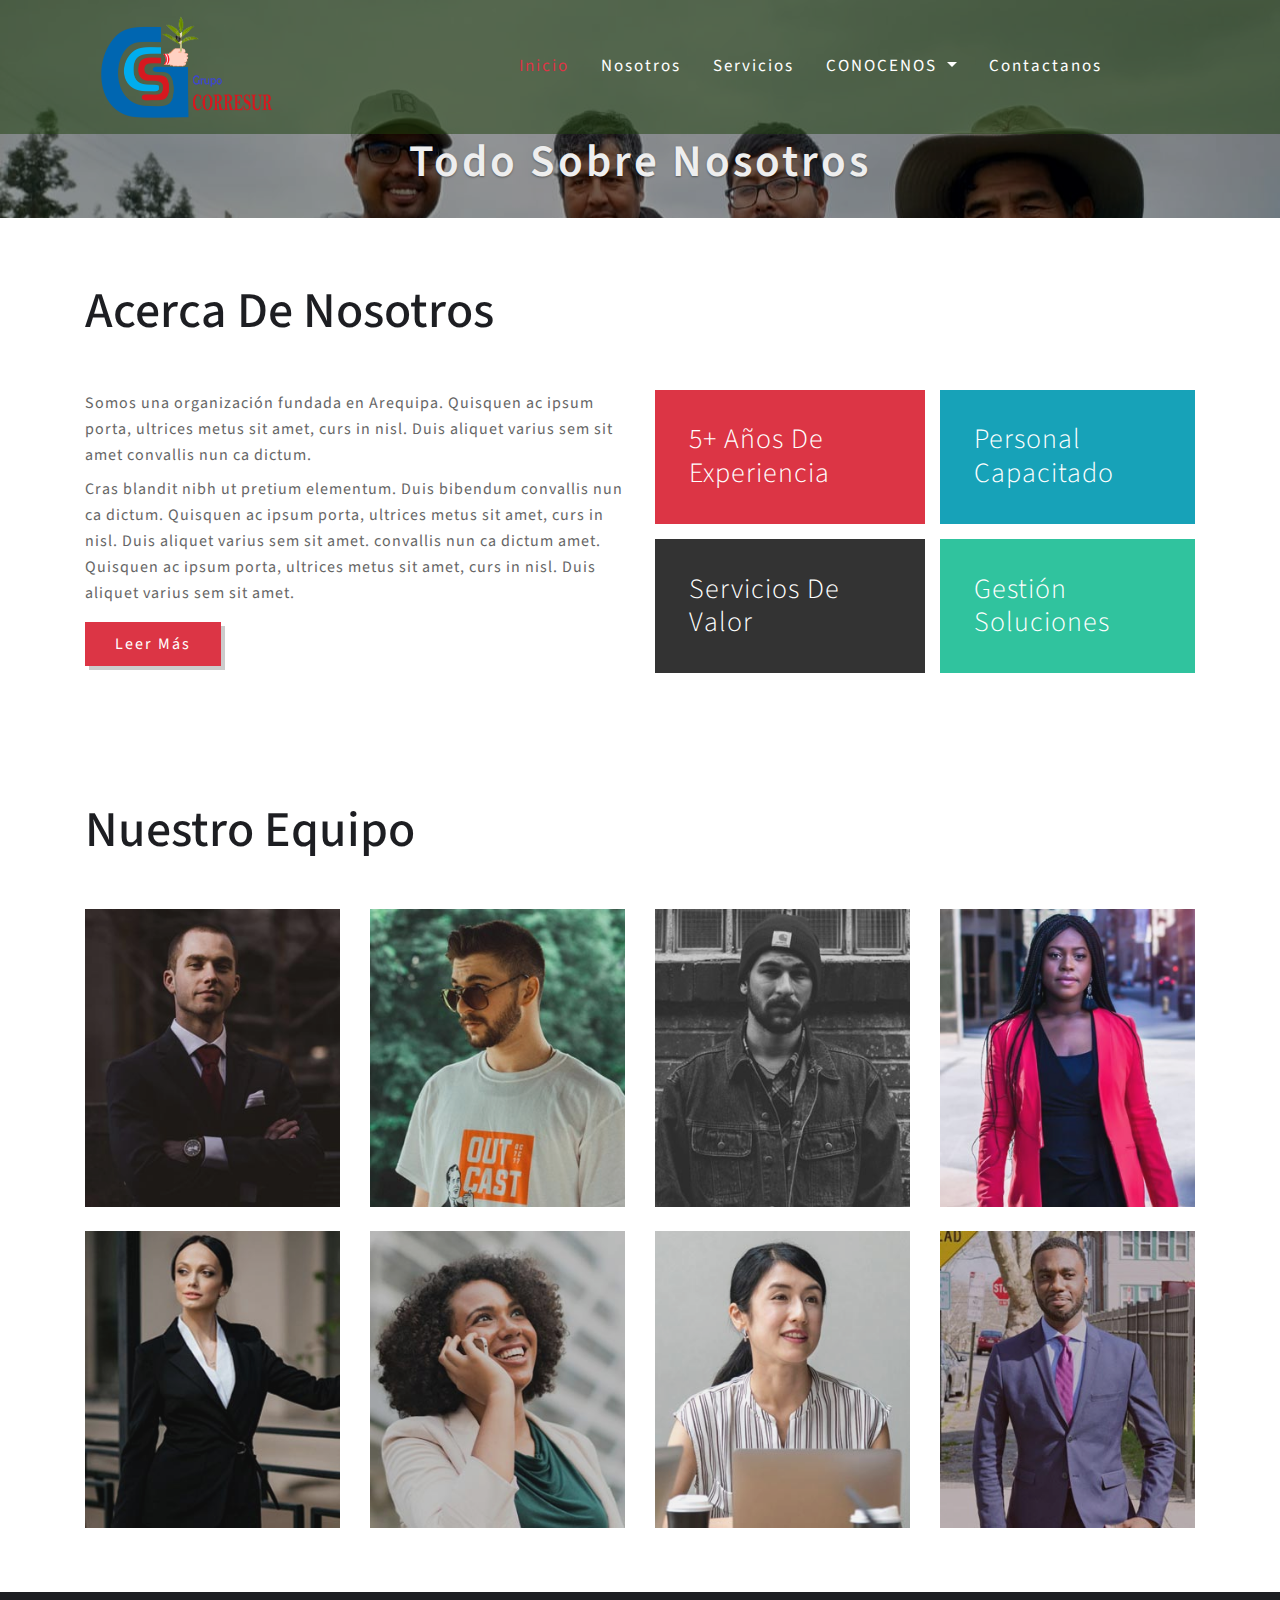
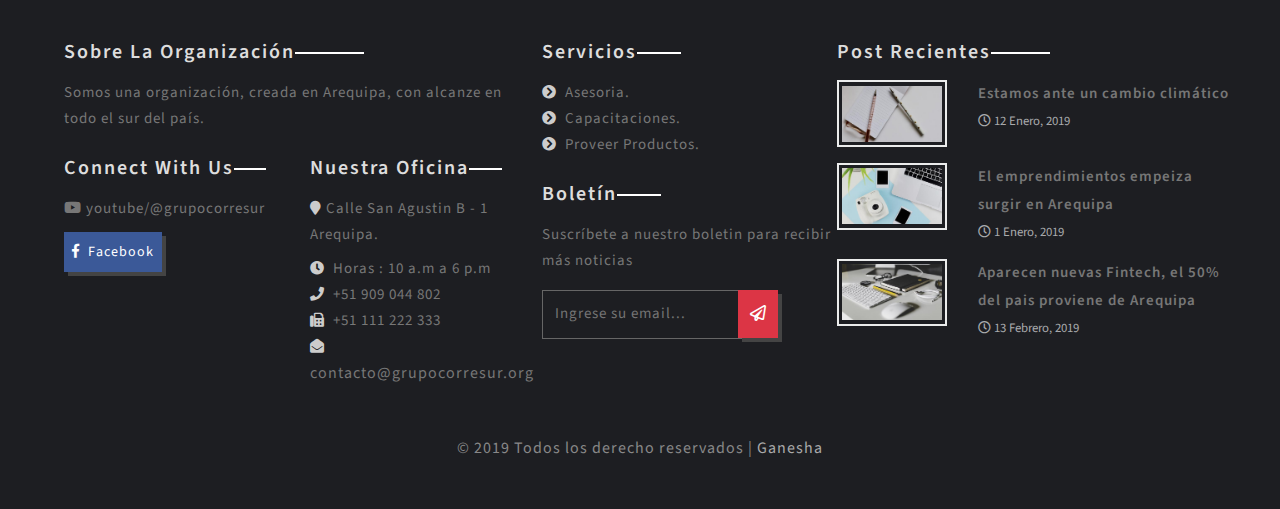
<file: primero/about.html>
<!DOCTYPE html>
<html lang="es">
<head>
	<title>Grupo Corredores del Sur</title>

	<!-- Meta tag Keywords -->
	<meta name="viewport" content="width=device-width, initial-scale=1">
	<meta charset="utf-8">
	<meta name="keywords" content="Corresur Ganesha Arequipa Perú" />
	<script type="application/x-javascript">
		addEventListener("load", function () {
			setTimeout(hideURLbar, 0);
		}, false);

		function hideURLbar() {
			window.scrollTo(0, 1);
		}
	</script>
	<!--// Meta tag Keywords -->
    
	<!-- css files -->
	<link rel="stylesheet" href="css/bootstrap.css"> <!-- Bootstrap-Core-CSS -->
	<link rel="stylesheet" href="css/style.css" type="text/css" media="all" /> <!-- Style-CSS --> 
	<link rel="stylesheet" href="css/fontawesome-all.css"> <!-- Font-Awesome-Icons-CSS -->
	<link rel="stylesheet" href="css/mystyles.css" type="text/css" media="all" /> <!-- Style-CSS -->

	<!-- //css files -->
	
	<!--web font-->
	<link href="//fonts.googleapis.com/css?family=Source+Sans+Pro:200,200i,300,300i,400,400i,600,600i,700,700i,900,900i&amp;subset=cyrillic,cyrillic-ext,greek,greek-ext,latin-ext,vietnamese" rel="stylesheet">
	<!--//web font-->

</head>

<body>

<!-- header -->
<header>
	<div class="container">
		<nav class="navbar navbar-expand-lg navbar-light">
			<a class="navbar-brand align-items-center" href="index.html">
				<span><img src="images/logo.png" id="logo"></span>
			</a>
			<button class="navbar-toggler ml-md-auto" type="button" data-toggle="collapse" data-target="#navbarSupportedContent" aria-controls="navbarSupportedContent"
					aria-expanded="false" aria-label="Toggle navigation">
				<span class="navbar-toggler-icon"></span>
			</button>

			<div class="collapse navbar-collapse" id="navbarSupportedContent">
				<ul class="navbar-nav mx-auto text-center">
					<li class="nav-item active  mr-lg-3">
						<a class="nav-link" href="index.html">Inicio
							<span class="sr-only">(current)</span>
						</a>
					</li>
					<li class="nav-item  mr-lg-3">
						<a class="nav-link" href="about.html">Nosotros</a>
					</li>
					<li class="nav-item  mr-lg-3">
						<a class="nav-link" href="services.html">Servicios</a>
					</li>
					<li class="nav-item dropdown mr-lg-3">
						<a class="nav-link dropdown-toggle" href="#" id="navbarDropdown" role="button" data-toggle="dropdown" aria-haspopup="true"
						   aria-expanded="false">
							CONOCENOS
						</a>
						<div class="dropdown-menu" aria-labelledby="navbarDropdown">
							<a class="dropdown-item" href="blog.html">Noticias</a>
							<!--							<div class="dropdown-divider"></div> -->
							<a class="dropdown-item" href="about.html">¿Quienes somos?</a>
						</div>
					</li>
					<li class="nav-item">
						<a class="nav-link" href="contact.html">Contactanos</a>
					</li>
				</ul>
				<!--				<div class="buttons">
                                    <p><i class="fas mr-1 fa-phone"></i>+51 949 044 802</p>
                                </div>
                -->
			</div>
		</nav>
	</div>
</header>
<!-- //header -->

<!-- banner -->
<section class="inner-banner">
	<div class="banner-layer">
		<h1 class="text-center">Todo Sobre Nosotros</h1>
	</div>
</section>
<!-- //banner -->

<!-- about -->
<section class="about py-5">
	<div class="container py-md-3">
		<h3 class="heading mb-md-5 mb-4">acerca de nosotros</h3>
		<div class="row about-grids agile-info">
			<div class="col-lg-6 mb-lg-0 w3-agile-grid mb-5">
				<p>Somos una organización fundada en Arequipa. Quisquen ac ipsum porta, ultrices metus sit amet,
					curs in nisl. Duis aliquet varius sem sit amet convallis nun ca dictum.</p>
				<p class="mt-2 mb-3">Cras blandit nibh ut pretium elementum. Duis bibendum convallis nun ca dictum. Quisquen ac ipsum porta, ultrices metus sit amet,
					curs in nisl. Duis aliquet varius sem sit amet. convallis nun ca dictum amet. Quisquen ac ipsum porta, ultrices metus sit amet,
					curs in nisl. Duis aliquet varius sem sit amet.</p>
				<a href="about.html">Leer Más </a>
			</div>
			<div class="col-lg-3 col-md-4 w3-agile-grid pr-md-0">
				<h3 class="margin">5+ años de experiencia</h3>
				<h3 class="black">Servicios de valor</h3>
			</div>
			<div class="col-lg-3 col-md-4 w3-agile-grid mt-md-0 mt-4">
				<h3 class="margin green">Personal Capacitado</h3>
				<h3 class="grey">Gestión Soluciones</h3>
			</div>
		</div>
	</div>
</section>
<!-- //about -->

<!-- team --> 
<section class="team py-5">
	<div class="container py-md-3">
		<h3 class="heading mb-lg-5 mb-4">Nuestro Equipo</h3>
		<div class="row team-grids">
			<div class="col-md-3 col-sm-6 mb-md-0 mb-4 team-grid w3-agile-grid">
				<div class="team-members">
					<div class="team-avatar">
						<img src="images/t1.jpg" class="img-fluid" alt="image">
					</div>
					<div class="team-desc agile-info">
						<h4>John Doe</h4>
						<span>Director</span>
					</div>
				</div>
			</div>
			<div class="col-md-3 col-sm-6 mb-md-0 mb-4 team-grid w3-agile-grid">
				<div class="team-members">
					<div class="team-avatar">
						<img src="images/t2.jpg" class="img-fluid" alt="image">
					</div>
					<div class="team-desc agile-info">
						<h4>Melisa Doe</h4>
						<span>Director</span>
					</div>
				</div>
			</div>
			<div class="col-md-3 col-sm-6 mb-sm-0 mb-4 team-grid w3-agile-grid">
				<div class="team-members">
					<div class="team-avatar">
						<img src="images/t3.jpg" class="img-fluid" alt="image">
					</div>
					<div class="team-desc agile-info">
						<h4>Alex Atkinson</h4>
						<span>Director</span>
					</div>
				</div>
			</div>
			<div class="col-md-3 col-sm-6 team-grid w3-agile-grid">
				<div class="team-members">
					<div class="team-avatar">
						<img src="images/t4.jpg" class="img-fluid" alt="image">
					</div>
					<div class="team-desc agile-info">
						<h4>Thompson</h4>
						<span>Director</span>
					</div>
				</div>
			</div>
			<div class="col-md-3 col-sm-6 mt-4 team-grid w3-agile-grid">
				<div class="team-members">
					<div class="team-avatar">
						<img src="images/t5.jpg" class="img-fluid" alt="image">
					</div>
					<div class="team-desc agile-info">
						<h4>John Doe</h4>
						<span>Director</span>
					</div>
				</div>
			</div>
			<div class="col-md-3 col-sm-6 mt-4 team-grid w3-agile-grid">
				<div class="team-members">
					<div class="team-avatar">
						<img src="images/t6.jpg" class="img-fluid" alt="image">
					</div>
					<div class="team-desc agile-info">
						<h4>Melisa Doe</h4>
						<span>Director</span>
					</div>
				</div>
			</div>
			<div class="col-md-3 col-sm-6 mt-4 team-grid w3-agile-grid">
				<div class="team-members">
					<div class="team-avatar">
						<img src="images/t7.jpg" class="img-fluid" alt="image">
					</div>
					<div class="team-desc agile-info">
						<h4>Alex Atkinson</h4>
						<span>Director</span>
					</div>
				</div>
			</div>
			<div class="col-md-3 col-sm-6 mt-4 team-grid w3-agile-grid">
				<div class="team-members">
					<div class="team-avatar">
						<img src="images/t8.jpg" class="img-fluid" alt="image">
					</div>
					<div class="team-desc agile-info">
						<h4>Thompson</h4>
						<span>Director</span>
					</div>
				</div>
			</div>
		</div>
	</div>
</section>
<!-- //team --> 

<!-- footer -->
<footer>
    <div class="container-fluid p-5">
        <div class="row footer-gap">
            <div class="col-lg-5 mb-lg-0 mb-4">
                <h3 class="text-capitalize mb-3">Sobre la Organización</h3>
                <p>Somos una organización, creada en Arequipa, con alcanze en todo el sur del país. </p>
                <div class="row mt-4">
                    <div class="col-md-6">
                        <h3 class="text-capitalize mb-3">Connect With Us</h3>
                        <p><span class="fab fa-youtube mb-4"></span> youtube/@grupocorresur</p>
                        <a href="#" class="facebook mr-2"><span class="fab mr-1 fa-facebook-f"></span> Facebook</a>
                    </div>
                    <div class="col-md-6 mt-md-0 mt-5">
                        <h3 class="text-capitalize mb-3">Nuestra Oficina</h3>
                        <address class="mb-0">
                            <p class="mb-2"><i class="fas fa-map-marker"></i> Calle San Agustin B - 1<br> Arequipa.</p>
                            <p><i class="fas mr-1 fa-clock"></i> Horas : 10 a.m a 6 p.m</p>
                            <p><i class="fas mr-1 fa-phone"></i> +51 909 044 802</p>
                            <p><i class="fas mr-1 fa-fax"></i> +51 111 222 333 </p>
                            <p><i class="fas mr-1 fa-envelope-open"></i> <a href="mailto:contacto@grupocorresur.org">contacto@grupocorresur.org</a></p>
                        </address>
                    </div>
                </div>
            </div>
            <div class="col-lg-3 col-md-6 mt-lg-0 mt-sm-0 p-md-0">
                <h3 class="text-capitalize mb-3">Servicios</h3>
                <ul>
                    <li><i class="fas mr-1 fa-chevron-circle-right"></i> Asesoria.</li>
                    <li><i class="fas mr-1 fa-chevron-circle-right"></i> Capacitaciones.</li>
                    <li><i class="fas mr-1 fa-chevron-circle-right"></i> Proveer Productos.</li>
                </ul>
                <h3 class="text-capitalize mt-4 mb-3">Boletín</h3>
                <p class="mb-3">Suscríbete a nuestro boletin para recibir más noticias</p>
                <form action="#" method="post">
                    <input type="email" name="Email" placeholder="Ingrese su email..." required="">
                    <button class="btn1"><i class="far fa-paper-plane"></i></button>
                    <div class="clearfix"> </div>
                </form>
            </div>
            <div class="col-lg-4 col-md-6 mt-lg-0 mt-md-0 mt-4 p-md-0">
                <h3 class="text-capitalize mb-3">Post Recientes</h3>
                <div class="blog-grids row mb-3">
                    <div class="col-md-4 col-sm-3 col-4 pr-sm-3 pr-0 blog-grid-left">
                        <a href="single.html">
                            <img src="images/f1.jpg" class="img-fluid" alt="">
                        </a>
                    </div>
                    <div class="col-md-8 col-sm-9 col-8 blog-grid-right">
                        <h5>
                            <a href="single.html">Estamos ante un cambio climático</a>
                        </h5>
                        <div class="sub-meta">
							<span>
								<i class="far fa-clock"></i> 12 Enero, 2019</span>
                        </div>
                    </div>
                </div>
                <div class="blog-grids row mb-3">
                    <div class="col-md-4 col-sm-3 col-4 pr-sm-3 pr-0 blog-grid-left">
                        <a href="single.html">
                            <img src="images/f2.jpg" class="img-fluid" alt="">
                        </a>
                    </div>
                    <div class="col-md-8 col-sm-9 col-8 blog-grid-right">
                        <h5>
                            <a href="single.html">El emprendimientos empeiza surgir en Arequipa</a>
                        </h5>
                        <div class="sub-meta">
							<span>
								<i class="far fa-clock"></i> 1 Enero, 2019</span>
                        </div>
                    </div>
                </div>
                <div class="blog-grids row">
                    <div class="col-md-4 col-sm-3 col-4 pr-sm-3 pr-0 blog-grid-left">
                        <a href="single.html">
                            <img src="images/f3.jpg" class="img-fluid" alt="">
                        </a>
                    </div>
                    <div class="col-md-8 col-sm-9 col-8 blog-grid-right">
                        <h5>
                            <a href="single.html">Aparecen nuevas Fintech, el 50% del pais proviene de Arequipa </a>
                        </h5>
                        <div class="sub-meta">
							<span>
								<i class="far fa-clock"></i> 13 Febrero, 2019</span>
                        </div>
                    </div>
                </div>
            </div>
        </div>
    </div>
    <div class="copyright pb-sm-5 pb-4 text-center">
        <p>© 2019 Todos los derecho reservados | <a href="http://www.ganesha.pe" target="_blank">Ganesha</a></p>
    </div>
</footer>
<!-- footer -->

	<!-- js -->
	<script type="text/javascript" src="js/jquery-2.1.4.min.js"></script>
	<script type="text/javascript" src="js/bootstrap.js"></script> <!-- Necessary-JavaScript-File-For-Bootstrap --> 
	<!-- //js -->	
	
	<!-- start-smoth-scrolling -->
	<script src="js/SmoothScroll.min.js"></script>
	<script type="text/javascript" src="js/move-top.js"></script>
	<script type="text/javascript" src="js/easing.js"></script>
	<script type="text/javascript">
		jQuery(document).ready(function($) {
			$(".scroll").click(function(event){		
				event.preventDefault();
				$('html,body').animate({scrollTop:$(this.hash).offset().top},1000);
			});
		});
	</script>
	<!-- here stars scrolling icon -->
	<script type="text/javascript">
		$(document).ready(function() {
			/*
				var defaults = {
				containerID: 'toTop', // fading element id
				containerHoverID: 'toTopHover', // fading element hover id
				scrollSpeed: 1200,
				easingType: 'linear' 
				};
			*/
								
			$().UItoTop({ easingType: 'easeOutQuart' });
								
			});
	</script>
	<!-- //here ends scrolling icon -->
	<!-- start-smoth-scrolling -->

</body>
</html>
</file>
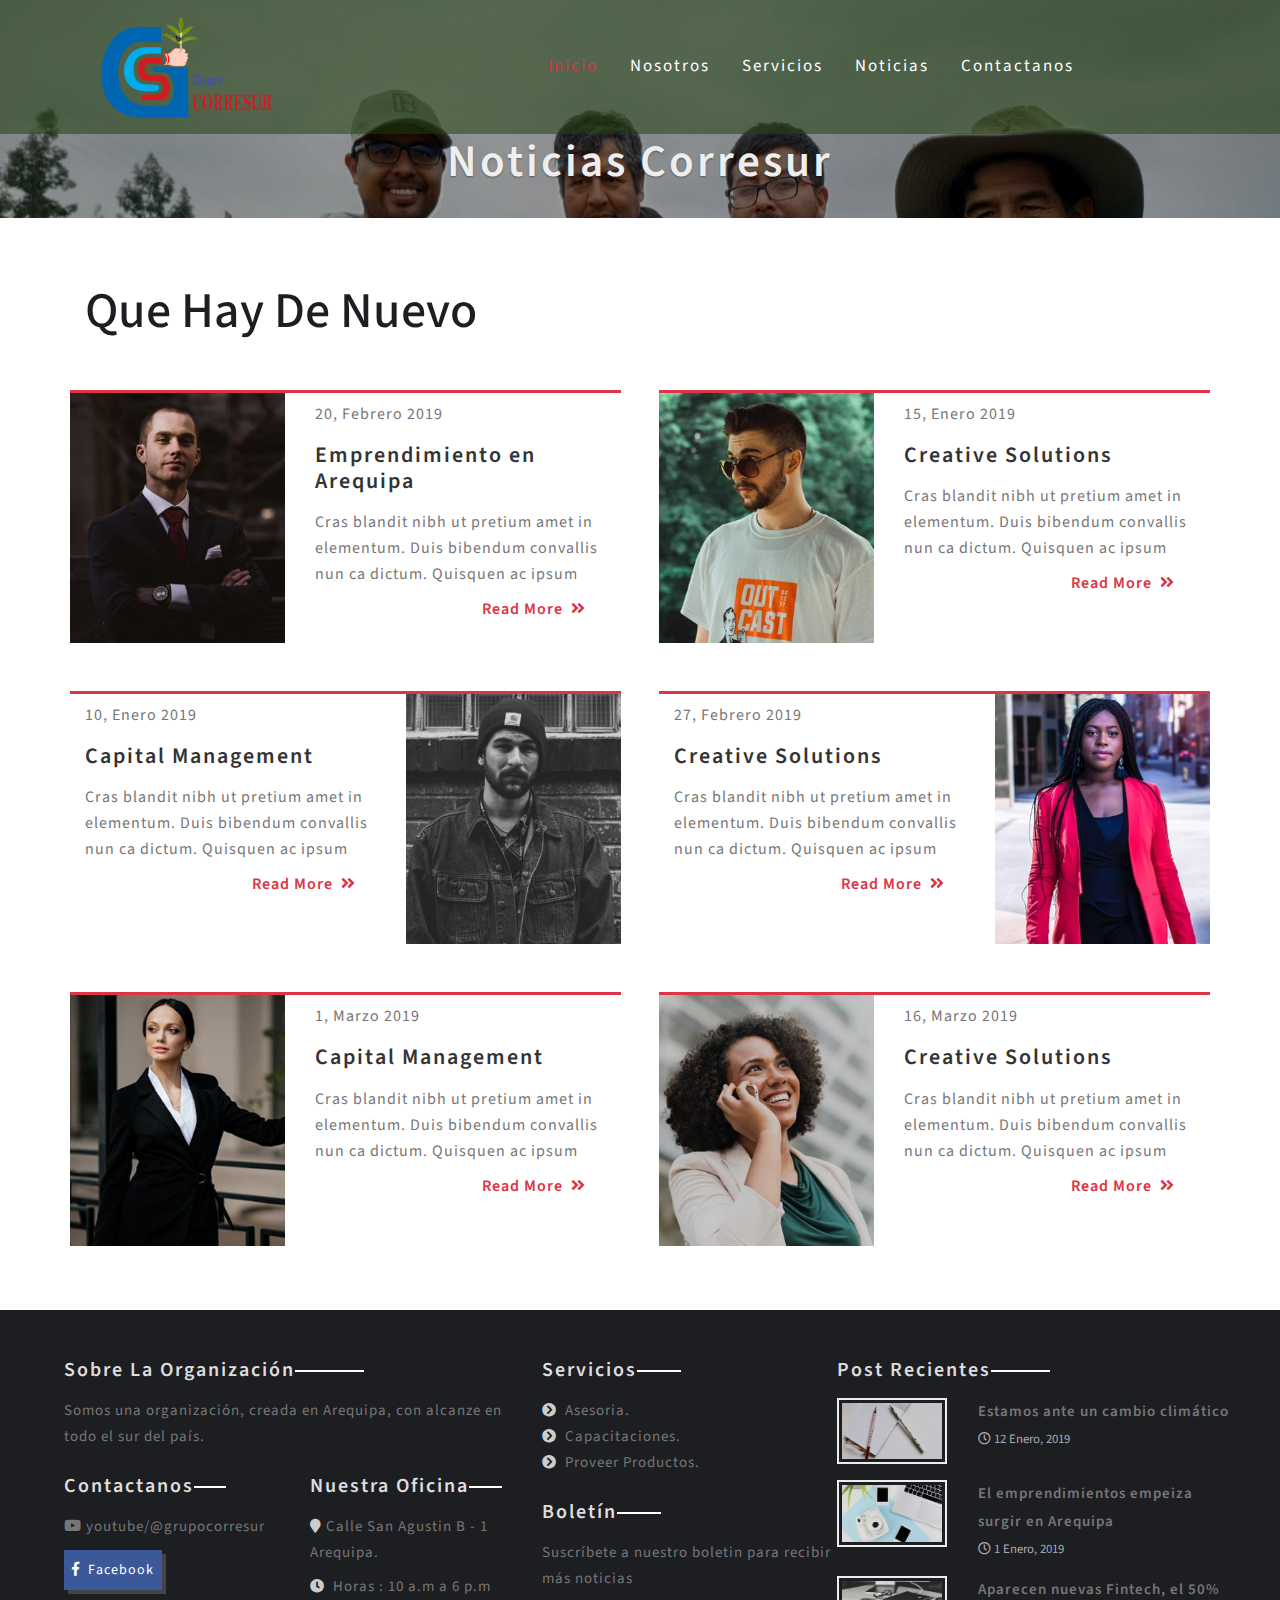
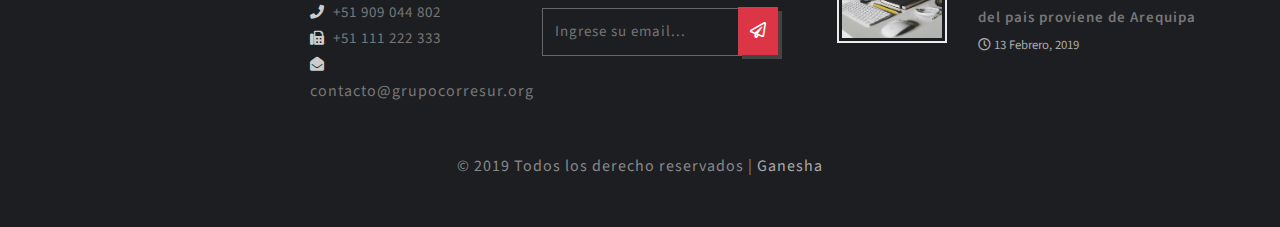
<file: primero/blog.html>
<!DOCTYPE html>
<html lang="es">
<head>
	<title>Grupo Corredores del Sur</title>

	<!-- Meta tag Keywords -->
	<meta name="viewport" content="width=device-width, initial-scale=1">
	<meta charset="utf-8">
	<meta name="keywords" content="Corresur Ganesha Arequipa Perú" />
	<script type="application/x-javascript">
		addEventListener("load", function () {
			setTimeout(hideURLbar, 0);
		}, false);

		function hideURLbar() {
			window.scrollTo(0, 1);
		}
	</script>
	<!--// Meta tag Keywords -->
    
	<!-- css files -->
	<link rel="stylesheet" href="css/bootstrap.css"> <!-- Bootstrap-Core-CSS -->
	<link rel="stylesheet" href="css/style.css" type="text/css" media="all" /> <!-- Style-CSS --> 
	<link rel="stylesheet" href="css/fontawesome-all.css"> <!-- Font-Awesome-Icons-CSS -->
	<link rel="stylesheet" href="css/mystyles.css" type="text/css" media="all" /> <!-- Style-CSS -->

	<!-- //css files -->
	
	<!--web font-->
	<link href="//fonts.googleapis.com/css?family=Source+Sans+Pro:200,200i,300,300i,400,400i,600,600i,700,700i,900,900i&amp;subset=cyrillic,cyrillic-ext,greek,greek-ext,latin-ext,vietnamese" rel="stylesheet">
	<!--//web font-->

</head>

<body>

<!-- header -->
<header>
    <div class="container">
        <nav class="navbar navbar-expand-lg navbar-light">
            <a class="navbar-brand align-items-center" href="index.html">
                <span><img src="images/logo.png" id="logo"></span>
            </a>
            <button class="navbar-toggler ml-md-auto" type="button" data-toggle="collapse" data-target="#navbarSupportedContent" aria-controls="navbarSupportedContent"
                    aria-expanded="false" aria-label="Toggle navigation">
                <span class="navbar-toggler-icon"></span>
            </button>

            <div class="collapse navbar-collapse" id="navbarSupportedContent">
                <ul class="navbar-nav mx-auto text-center">
                    <li class="nav-item active  mr-lg-3">
                        <a class="nav-link" href="index.html">Inicio
                            <span class="sr-only">(current)</span>
                        </a>
                    </li>
                    <li class="nav-item  mr-lg-3">
                        <a class="nav-link" href="about.html">Nosotros</a>
                    </li>
                    <li class="nav-item  mr-lg-3">
                        <a class="nav-link" href="services.html">Servicios</a>
                    </li>
                    <li class="nav-item  mr-lg-3">
                        <a class="nav-link" href="blog.html">Noticias</a>
                    </li>
                    <!--
                    <li class="nav-item dropdown mr-lg-3">
                        <a class="nav-link dropdown-toggle" href="#" id="navbarDropdown" role="button" data-toggle="dropdown" aria-haspopup="true"
                            aria-expanded="false">
                            CONOCENOS
                        </a>
                        <div class="dropdown-menu" aria-labelledby="navbarDropdown">
                            <a class="dropdown-item" href="blog.html">Noticias</a>
<!--							<div class="dropdown-divider"></div> --
                            <a class="dropdown-item" href="about.html">¿Quienes somos?</a>
                        </div>
                    </li>-->
                    <li class="nav-item">
                        <a class="nav-link" href="contact.html">Contactanos</a>
                    </li>
                </ul>
                <!--				<div class="buttons">
                                    <p><i class="fas mr-1 fa-phone"></i>+51 949 044 802</p>
                                </div>
                -->
            </div>
        </nav>
    </div>
</header>
<!-- //header -->

<!-- banner -->
<section class="inner-banner">
	<div class="banner-layer">
		<h1 class="text-center">Noticias Corresur</h1>
	</div>
</section>
<!-- //banner -->

<!-- blog -->
<section class="blog blog-page">
	<div class="workd w3-agile py-5">
		<div class="container py-md-3">
			<h2 class="heading mb-lg-5 mb-4">Que hay de nuevo</h2>
			<div class="row blog-grids">
				<div class="col-lg-6 w3-agile-grid">
					<div class="row blog-grid1 mr-lg-1">
						<div class="col-lg-5 col-md-4 col-sm-5 pl-0">
							<img src="images/t1.jpg" class="img-fluid" alt="">
						</div>
						<div class="col-lg-7 col-md-8 agile-info col-sm-7 blog-text">
							<p class="mt-2">20, Febrero 2019</p>
							<h4>Emprendimiento en Arequipa</h4>
							<p>Cras blandit nibh ut pretium amet in elementum. Duis bibendum convallis nun ca dictum. Quisquen ac ipsum</p>
							<a href="single.html" class="blog">Read More <span class="fas ml-1 fa-angle-double-right"></span> </a>
						</div>
					</div>
				</div>
				<div class="col-lg-6 w3-agile-grid mt-lg-0 mt-5">
					<div class="row blog-grid2 ml-lg-1">
						<div class="col-lg-5 col-md-4 col-sm-5 pl-0">
							<img src="images/t2.jpg" class="img-fluid" alt="">
						</div>
						<div class="col-lg-7 col-md-8 agile-info col-sm-7 blog-text">
							<p class="mt-2">15, Enero 2019</p>
							<h4>Creative Solutions</h4>
							<p>Cras blandit nibh ut pretium amet in elementum. Duis bibendum convallis nun ca dictum. Quisquen ac ipsum</p>
							<a href="single.html" class="blog">Read More <span class="fas ml-1 fa-angle-double-right"></span> </a>
						</div>
					</div>
				</div>
				<div class="col-lg-6 w3-agile-grid mt-5">
					<div class="row blog-grid1 mr-lg-1">
						<div class="col-lg-7 col-md-8 agile-info col-sm-7 blog-text">
							<p class="mt-2">10, Enero 2019</p>
							<h4>Capital Management</h4>
							<p>Cras blandit nibh ut pretium amet in elementum. Duis bibendum convallis nun ca dictum. Quisquen ac ipsum</p>
							<a href="single.html" class="blog">Read More <span class="fas ml-1 fa-angle-double-right"></span> </a>
						</div>
						<div class="col-lg-5 col-md-4 col-sm-5 pr-0">
							<img src="images/t3.jpg" class="img-fluid" alt="">
						</div>
					</div>
				</div>
				<div class="col-lg-6 w3-agile-grid mt-5">
					<div class="row blog-grid2 ml-lg-1">
						<div class="col-lg-7 col-md-8 col-sm-7 agile-info blog-text">
							<p class="mt-2">27, Febrero 2019</p>
							<h4>Creative Solutions</h4>
							<p>Cras blandit nibh ut pretium amet in elementum. Duis bibendum convallis nun ca dictum. Quisquen ac ipsum</p>
							<a href="single.html" class="blog">Read More <span class="fas ml-1 fa-angle-double-right"></span> </a>
						</div>
						<div class="col-lg-5 col-md-4 col-sm-5 pr-0">
							<img src="images/t4.jpg" class="img-fluid" alt="">
						</div>
					</div>
				</div>
				<div class="col-lg-6 w3-agile-grid mt-5">
					<div class="row blog-grid1 mr-lg-1">
						<div class="col-lg-5 col-md-4 col-sm-5 pl-0">
							<img src="images/t5.jpg" class="img-fluid" alt="">
						</div>
						<div class="col-lg-7 col-md-8 col-sm-7 agile-info blog-text">
							<p class="mt-2">1, Marzo 2019</p>
							<h4>Capital Management</h4>
							<p>Cras blandit nibh ut pretium amet in elementum. Duis bibendum convallis nun ca dictum. Quisquen ac ipsum</p>
							<a href="single.html" class="blog">Read More <span class="fas ml-1 fa-angle-double-right"></span> </a>
						</div>
					</div>
				</div>
				<div class="col-lg-6 w3-agile-grid mt-5">
					<div class="row blog-grid2 ml-lg-1">
						<div class="col-lg-5 col-md-4 col-sm-5 pl-0">
							<img src="images/t6.jpg" class="img-fluid" alt="">
						</div>
						<div class="col-lg-7 col-md-8 col-sm-7 agile-info blog-text">
							<p class="mt-2">16, Marzo 2019</p>
							<h4>Creative Solutions</h4>
							<p>Cras blandit nibh ut pretium amet in elementum. Duis bibendum convallis nun ca dictum. Quisquen ac ipsum</p>
							<a href="single.html" class="blog">Read More <span class="fas ml-1 fa-angle-double-right"></span> </a>
						</div>
					</div>
				</div>
			</div>
		</div>
	</div>
</section>
<!-- //blog -->

<!-- footer -->
<footer>
    <div class="container-fluid p-5">
        <div class="row footer-gap">
            <div class="col-lg-5 mb-lg-0 mb-4">
                <h3 class="text-capitalize mb-3">Sobre la Organización</h3>
                <p>Somos una organización, creada en Arequipa, con alcanze en todo el sur del país. </p>
                <div class="row mt-4">
                    <div class="col-md-6">
                        <h3 class="text-capitalize mb-3">Contactanos</h3>
                        <p><span class="fab fa-youtube mb-4"></span> youtube/@grupocorresur</p>
                        <a href="#" class="facebook mr-2"><span class="fab mr-1 fa-facebook-f"></span> Facebook</a>
                    </div>
                    <div class="col-md-6 mt-md-0 mt-5">
                        <h3 class="text-capitalize mb-3">Nuestra Oficina</h3>
                        <address class="mb-0">
                            <p class="mb-2"><i class="fas fa-map-marker"></i> Calle San Agustin B - 1<br> Arequipa.</p>
                            <p><i class="fas mr-1 fa-clock"></i> Horas : 10 a.m a 6 p.m</p>
                            <p><i class="fas mr-1 fa-phone"></i> +51 909 044 802</p>
                            <p><i class="fas mr-1 fa-fax"></i> +51 111 222 333 </p>
                            <p><i class="fas mr-1 fa-envelope-open"></i> <a href="mailto:contacto@grupocorresur.org">contacto@grupocorresur.org</a></p>
                        </address>
                    </div>
                </div>
            </div>
            <div class="col-lg-3 col-md-6 mt-lg-0 mt-sm-0 p-md-0">
                <h3 class="text-capitalize mb-3">Servicios</h3>
                <ul>
                    <li><i class="fas mr-1 fa-chevron-circle-right"></i> Asesoria.</li>
                    <li><i class="fas mr-1 fa-chevron-circle-right"></i> Capacitaciones.</li>
                    <li><i class="fas mr-1 fa-chevron-circle-right"></i> Proveer Productos.</li>
                </ul>
                <h3 class="text-capitalize mt-4 mb-3">Boletín</h3>
                <p class="mb-3">Suscríbete a nuestro boletin para recibir más noticias</p>
                <form action="#" method="post">
                    <input type="email" name="Email" placeholder="Ingrese su email..." required="">
                    <button class="btn1"><i class="far fa-paper-plane"></i></button>
                    <div class="clearfix"> </div>
                </form>
            </div>
            <div class="col-lg-4 col-md-6 mt-lg-0 mt-md-0 mt-4 p-md-0">
                <h3 class="text-capitalize mb-3">Post Recientes</h3>
                <div class="blog-grids row mb-3">
                    <div class="col-md-4 col-sm-3 col-4 pr-sm-3 pr-0 blog-grid-left">
                        <a href="single.html">
                            <img src="images/f1.jpg" class="img-fluid" alt="">
                        </a>
                    </div>
                    <div class="col-md-8 col-sm-9 col-8 blog-grid-right">
                        <h5>
                            <a href="single.html">Estamos ante un cambio climático</a>
                        </h5>
                        <div class="sub-meta">
							<span>
								<i class="far fa-clock"></i> 12 Enero, 2019</span>
                        </div>
                    </div>
                </div>
                <div class="blog-grids row mb-3">
                    <div class="col-md-4 col-sm-3 col-4 pr-sm-3 pr-0 blog-grid-left">
                        <a href="single.html">
                            <img src="images/f2.jpg" class="img-fluid" alt="">
                        </a>
                    </div>
                    <div class="col-md-8 col-sm-9 col-8 blog-grid-right">
                        <h5>
                            <a href="single.html">El emprendimientos empeiza surgir en Arequipa</a>
                        </h5>
                        <div class="sub-meta">
							<span>
								<i class="far fa-clock"></i> 1 Enero, 2019</span>
                        </div>
                    </div>
                </div>
                <div class="blog-grids row">
                    <div class="col-md-4 col-sm-3 col-4 pr-sm-3 pr-0 blog-grid-left">
                        <a href="single.html">
                            <img src="images/f3.jpg" class="img-fluid" alt="">
                        </a>
                    </div>
                    <div class="col-md-8 col-sm-9 col-8 blog-grid-right">
                        <h5>
                            <a href="single.html">Aparecen nuevas Fintech, el 50% del pais proviene de Arequipa </a>
                        </h5>
                        <div class="sub-meta">
							<span>
								<i class="far fa-clock"></i> 13 Febrero, 2019</span>
                        </div>
                    </div>
                </div>
            </div>
        </div>
    </div>
    <div class="copyright pb-sm-5 pb-4 text-center">
        <p>© 2019 Todos los derecho reservados | <a href="http://www.ganesha.pe" target="_blank">Ganesha</a></p>
    </div>
</footer>

<!-- footer -->

	<!-- js -->
	<script type="text/javascript" src="js/jquery-2.1.4.min.js"></script>
	<script type="text/javascript" src="js/bootstrap.js"></script> <!-- Necessary-JavaScript-File-For-Bootstrap --> 
	<!-- //js -->	
	
	<!-- start-smoth-scrolling -->
	<script src="js/SmoothScroll.min.js"></script>
	<script type="text/javascript" src="js/move-top.js"></script>
	<script type="text/javascript" src="js/easing.js"></script>
	<script type="text/javascript">
		jQuery(document).ready(function($) {
			$(".scroll").click(function(event){		
				event.preventDefault();
				$('html,body').animate({scrollTop:$(this.hash).offset().top},1000);
			});
		});
	</script>
	<!-- here stars scrolling icon -->
	<script type="text/javascript">
		$(document).ready(function() {
			/*
				var defaults = {
				containerID: 'toTop', // fading element id
				containerHoverID: 'toTopHover', // fading element hover id
				scrollSpeed: 1200,
				easingType: 'linear' 
				};
			*/
								
			$().UItoTop({ easingType: 'easeOutQuart' });
								
			});
	</script>
	<!-- //here ends scrolling icon -->
	<!-- start-smoth-scrolling -->

</body>
</html>
</file>
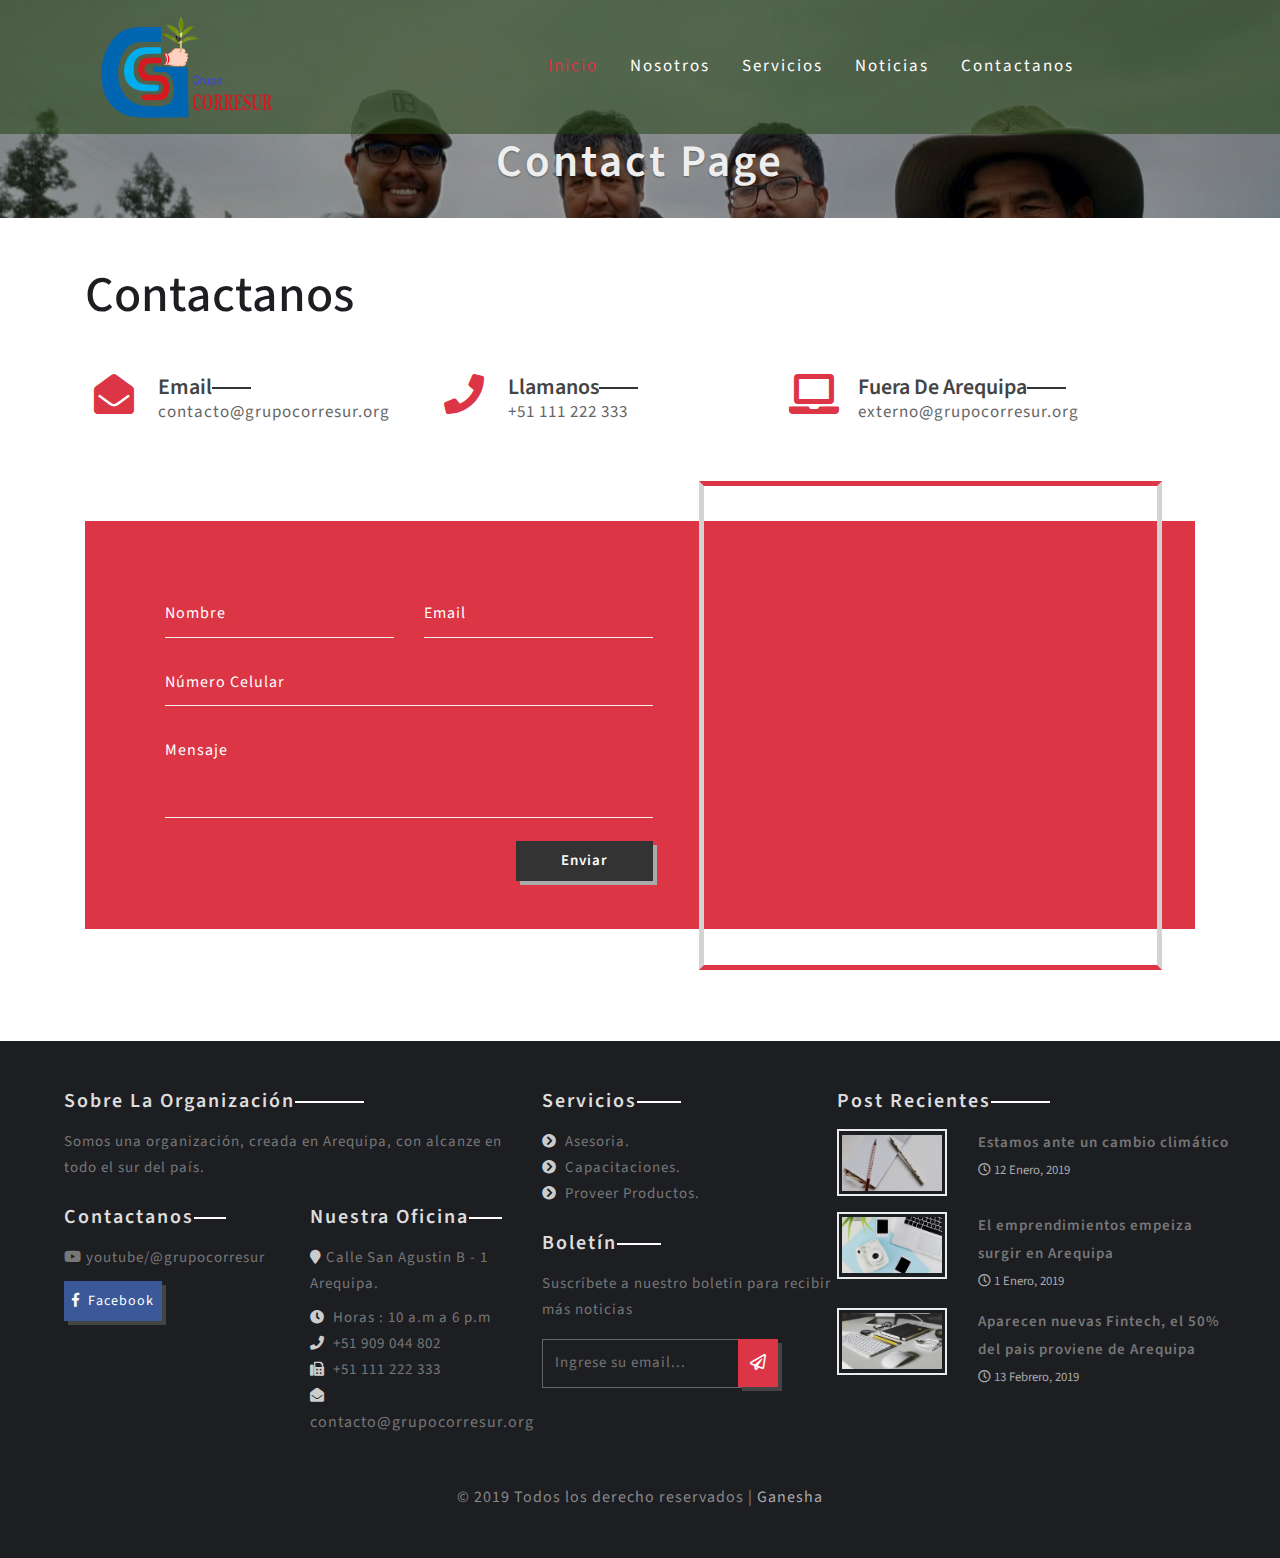
<file: primero/contact.html>
<!DOCTYPE html>
<html lang="es">
<head>
	<title>Grupo Corredores del Sur</title>

	<!-- Meta tag Keywords -->
	<meta name="viewport" content="width=device-width, initial-scale=1">
	<meta charset="utf-8">
	<meta name="keywords" content="Corresur Ganesha Arequipa Perú" />
	<script type="application/x-javascript">
		addEventListener("load", function () {
			setTimeout(hideURLbar, 0);
		}, false);

		function hideURLbar() {
			window.scrollTo(0, 1);
		}
	</script>
	<!--// Meta tag Keywords -->
    
	<!-- css files -->
	<link rel="stylesheet" href="css/bootstrap.css"> <!-- Bootstrap-Core-CSS -->
	<link rel="stylesheet" href="css/style.css" type="text/css" media="all" /> <!-- Style-CSS --> 
	<link rel="stylesheet" href="css/fontawesome-all.css"> <!-- Font-Awesome-Icons-CSS -->
	<link rel="stylesheet" href="css/mystyles.css" type="text/css" media="all" /> <!-- Style-CSS -->

	<!-- //css files -->
	
	<!--web font-->
	<link href="//fonts.googleapis.com/css?family=Source+Sans+Pro:200,200i,300,300i,400,400i,600,600i,700,700i,900,900i&amp;subset=cyrillic,cyrillic-ext,greek,greek-ext,latin-ext,vietnamese" rel="stylesheet">
	<!--//web font-->

</head>

<body>

<!-- header -->
<header>
    <div class="container">
        <nav class="navbar navbar-expand-lg navbar-light">
            <a class="navbar-brand align-items-center" href="index.html">
                <span><img src="images/logo.png" id="logo"></span>
            </a>
            <button class="navbar-toggler ml-md-auto" type="button" data-toggle="collapse" data-target="#navbarSupportedContent" aria-controls="navbarSupportedContent"
                    aria-expanded="false" aria-label="Toggle navigation">
                <span class="navbar-toggler-icon"></span>
            </button>

            <div class="collapse navbar-collapse" id="navbarSupportedContent">
                <ul class="navbar-nav mx-auto text-center">
                    <li class="nav-item active  mr-lg-3">
                        <a class="nav-link" href="index.html">Inicio
                            <span class="sr-only">(current)</span>
                        </a>
                    </li>
                    <li class="nav-item  mr-lg-3">
                        <a class="nav-link" href="about.html">Nosotros</a>
                    </li>
                    <li class="nav-item  mr-lg-3">
                        <a class="nav-link" href="services.html">Servicios</a>
                    </li>
                    <li class="nav-item  mr-lg-3">
                        <a class="nav-link" href="blog.html">Noticias</a>
                    </li>
                    <!--
                    <li class="nav-item dropdown mr-lg-3">
                        <a class="nav-link dropdown-toggle" href="#" id="navbarDropdown" role="button" data-toggle="dropdown" aria-haspopup="true"
                            aria-expanded="false">
                            CONOCENOS
                        </a>
                        <div class="dropdown-menu" aria-labelledby="navbarDropdown">
                            <a class="dropdown-item" href="blog.html">Noticias</a>
<!--							<div class="dropdown-divider"></div> --
                            <a class="dropdown-item" href="about.html">¿Quienes somos?</a>
                        </div>
                    </li>-->
                    <li class="nav-item">
                        <a class="nav-link" href="contact.html">Contactanos</a>
                    </li>
                </ul>
                <!--				<div class="buttons">
                                    <p><i class="fas mr-1 fa-phone"></i>+51 949 044 802</p>
                                </div>
                -->
            </div>
        </nav>
    </div>
</header>
<!-- //header -->

<!-- banner -->
<section class="inner-banner">
	<div class="banner-layer">
		<h1 class="text-center">Contact Page</h1>
	</div>
</section>
<!-- //banner -->

<!-- contact -->
<section class="contact py-5">
	<div class="container">
		<h2 class="heading mb-lg-5 mb-4">Contactanos</h2>
		<div class="row contact-grids w3-agile-grid">
			<div class="row col-md-4 col-sm-6 contact-grid1 w3-agile-grid">
				<div class="col-3 text-center">
					<i class="fas fa-envelope-open"></i>
				</div>
				<div class="col-9 p-0">
					<h4>Email</h4>
					<p><a href="mailto:info@example.com">contacto@grupocorresur.org</a></p>
				</div>
			</div>
			<div class="row col-md-4 col-sm-6 mt-sm-0 mt-4 contact-grid1 w3-agile-grid">
				<div class="col-3 text-center">
					<i class="fas fa-phone"></i>
				</div>
				<div class="col-9 p-0">
					<h4>Llamanos</h4>
					<p>+51 111 222 333</p>
				</div>
			</div>
			<div class="row col-md-4 col-sm-6 mt-md-0 mt-4 contact-grid1 w3-agile-grid">
				<div class="col-3 text-center">
					<i class="fas fa-laptop"></i>
				</div>
				<div class="col-9 p-0">
					<h4>Fuera de Arequipa</h4>
					<p><a href="mailto:example@career.com">externo@grupocorresur.org</a></p>
				</div>
			</div>
		</div>
		<div class="row contact_full w3-agile-grid">
			<div class="col-md-7 contact-us w3-agile-grid">
				<form action="#" method="post">
					<div class="row">
						<div class="col-md-6 styled-input">
							<input type="text" name="Name" placeholder="Nombre" required="">
						</div>
						<div class="col-md-6 styled-input">
							<input type="email" name="Email" placeholder="Email" required=""> 
						</div> 
					</div>
					<div class="styled-input">
						<input type="text" name="phone" placeholder="Número Celular" required="">
					</div>
					<div class="styled-input">
						<textarea name="Message" placeholder="Mensaje" required=""></textarea>
					</div>
					<div class="click mt-3">
						<input type="submit" value="Enviar">
					</div>
				</form>
			</div>
			<div class="col-md-5 map">
				 <iframe src="https://www.google.com/maps/embed?pb=!1m18!1m12!1m3!1d1398183.40180821!2d7.103180750702041!3d46.80771447968857!2m3!1f0!2f0!3f0!3m2!1i1024!2i768!4f13.1!3m3!1m2!1s0x478c64ef6f596d61%3A0x5c56b5110fcb7b15!2sSwitzerland!5e0!3m2!1sen!2sin!4v1529102870533"></iframe>
				 </div>
		</div>
	</div>
</section>
<!-- //contact -->

<!-- footer -->
</footer><footer>
    <div class="container-fluid p-5">
        <div class="row footer-gap">
            <div class="col-lg-5 mb-lg-0 mb-4">
                <h3 class="text-capitalize mb-3">Sobre la Organización</h3>
                <p>Somos una organización, creada en Arequipa, con alcanze en todo el sur del país. </p>
                <div class="row mt-4">
                    <div class="col-md-6">
                        <h3 class="text-capitalize mb-3">Contactanos</h3>
                        <p><span class="fab fa-youtube mb-4"></span> youtube/@grupocorresur</p>
                        <a href="#" class="facebook mr-2"><span class="fab mr-1 fa-facebook-f"></span> Facebook</a>
                    </div>
                    <div class="col-md-6 mt-md-0 mt-5">
                        <h3 class="text-capitalize mb-3">Nuestra Oficina</h3>
                        <address class="mb-0">
                            <p class="mb-2"><i class="fas fa-map-marker"></i> Calle San Agustin B - 1<br> Arequipa.</p>
                            <p><i class="fas mr-1 fa-clock"></i> Horas : 10 a.m a 6 p.m</p>
                            <p><i class="fas mr-1 fa-phone"></i> +51 909 044 802</p>
                            <p><i class="fas mr-1 fa-fax"></i> +51 111 222 333 </p>
                            <p><i class="fas mr-1 fa-envelope-open"></i> <a href="mailto:contacto@grupocorresur.org">contacto@grupocorresur.org</a></p>
                        </address>
                    </div>
                </div>
            </div>
            <div class="col-lg-3 col-md-6 mt-lg-0 mt-sm-0 p-md-0">
                <h3 class="text-capitalize mb-3">Servicios</h3>
                <ul>
                    <li><i class="fas mr-1 fa-chevron-circle-right"></i> Asesoria.</li>
                    <li><i class="fas mr-1 fa-chevron-circle-right"></i> Capacitaciones.</li>
                    <li><i class="fas mr-1 fa-chevron-circle-right"></i> Proveer Productos.</li>
                </ul>
                <h3 class="text-capitalize mt-4 mb-3">Boletín</h3>
                <p class="mb-3">Suscríbete a nuestro boletin para recibir más noticias</p>
                <form action="#" method="post">
                    <input type="email" name="Email" placeholder="Ingrese su email..." required="">
                    <button class="btn1"><i class="far fa-paper-plane"></i></button>
                    <div class="clearfix"> </div>
                </form>
            </div>
            <div class="col-lg-4 col-md-6 mt-lg-0 mt-md-0 mt-4 p-md-0">
                <h3 class="text-capitalize mb-3">Post Recientes</h3>
                <div class="blog-grids row mb-3">
                    <div class="col-md-4 col-sm-3 col-4 pr-sm-3 pr-0 blog-grid-left">
                        <a href="single.html">
                            <img src="images/f1.jpg" class="img-fluid" alt="">
                        </a>
                    </div>
                    <div class="col-md-8 col-sm-9 col-8 blog-grid-right">
                        <h5>
                            <a href="single.html">Estamos ante un cambio climático</a>
                        </h5>
                        <div class="sub-meta">
							<span>
								<i class="far fa-clock"></i> 12 Enero, 2019</span>
                        </div>
                    </div>
                </div>
                <div class="blog-grids row mb-3">
                    <div class="col-md-4 col-sm-3 col-4 pr-sm-3 pr-0 blog-grid-left">
                        <a href="single.html">
                            <img src="images/f2.jpg" class="img-fluid" alt="">
                        </a>
                    </div>
                    <div class="col-md-8 col-sm-9 col-8 blog-grid-right">
                        <h5>
                            <a href="single.html">El emprendimientos empeiza surgir en Arequipa</a>
                        </h5>
                        <div class="sub-meta">
							<span>
								<i class="far fa-clock"></i> 1 Enero, 2019</span>
                        </div>
                    </div>
                </div>
                <div class="blog-grids row">
                    <div class="col-md-4 col-sm-3 col-4 pr-sm-3 pr-0 blog-grid-left">
                        <a href="single.html">
                            <img src="images/f3.jpg" class="img-fluid" alt="">
                        </a>
                    </div>
                    <div class="col-md-8 col-sm-9 col-8 blog-grid-right">
                        <h5>
                            <a href="single.html">Aparecen nuevas Fintech, el 50% del pais proviene de Arequipa </a>
                        </h5>
                        <div class="sub-meta">
							<span>
								<i class="far fa-clock"></i> 13 Febrero, 2019</span>
                        </div>
                    </div>
                </div>
            </div>
        </div>
    </div>
    <div class="copyright pb-sm-5 pb-4 text-center">
        <p>© 2019 Todos los derecho reservados | <a href="http://www.ganesha.pe" target="_blank">Ganesha</a></p>
    </div>
</footer>
<!-- footer -->

	<!-- js -->
	<script type="text/javascript" src="js/jquery-2.1.4.min.js"></script>
	<script type="text/javascript" src="js/bootstrap.js"></script> <!-- Necessary-JavaScript-File-For-Bootstrap --> 
	<!-- //js -->	
	
	<!-- start-smoth-scrolling -->
	<script src="js/SmoothScroll.min.js"></script>
	<script type="text/javascript" src="js/move-top.js"></script>
	<script type="text/javascript" src="js/easing.js"></script>
	<script type="text/javascript">
		jQuery(document).ready(function($) {
			$(".scroll").click(function(event){		
				event.preventDefault();
				$('html,body').animate({scrollTop:$(this.hash).offset().top},1000);
			});
		});
	</script>
	<!-- here stars scrolling icon -->
	<script type="text/javascript">
		$(document).ready(function() {
			/*
				var defaults = {
				containerID: 'toTop', // fading element id
				containerHoverID: 'toTopHover', // fading element hover id
				scrollSpeed: 1200,
				easingType: 'linear' 
				};
			*/
								
			$().UItoTop({ easingType: 'easeOutQuart' });
								
			});
	</script>
	<!-- //here ends scrolling icon -->
	<!-- start-smoth-scrolling -->

</body>
</html>
</file>
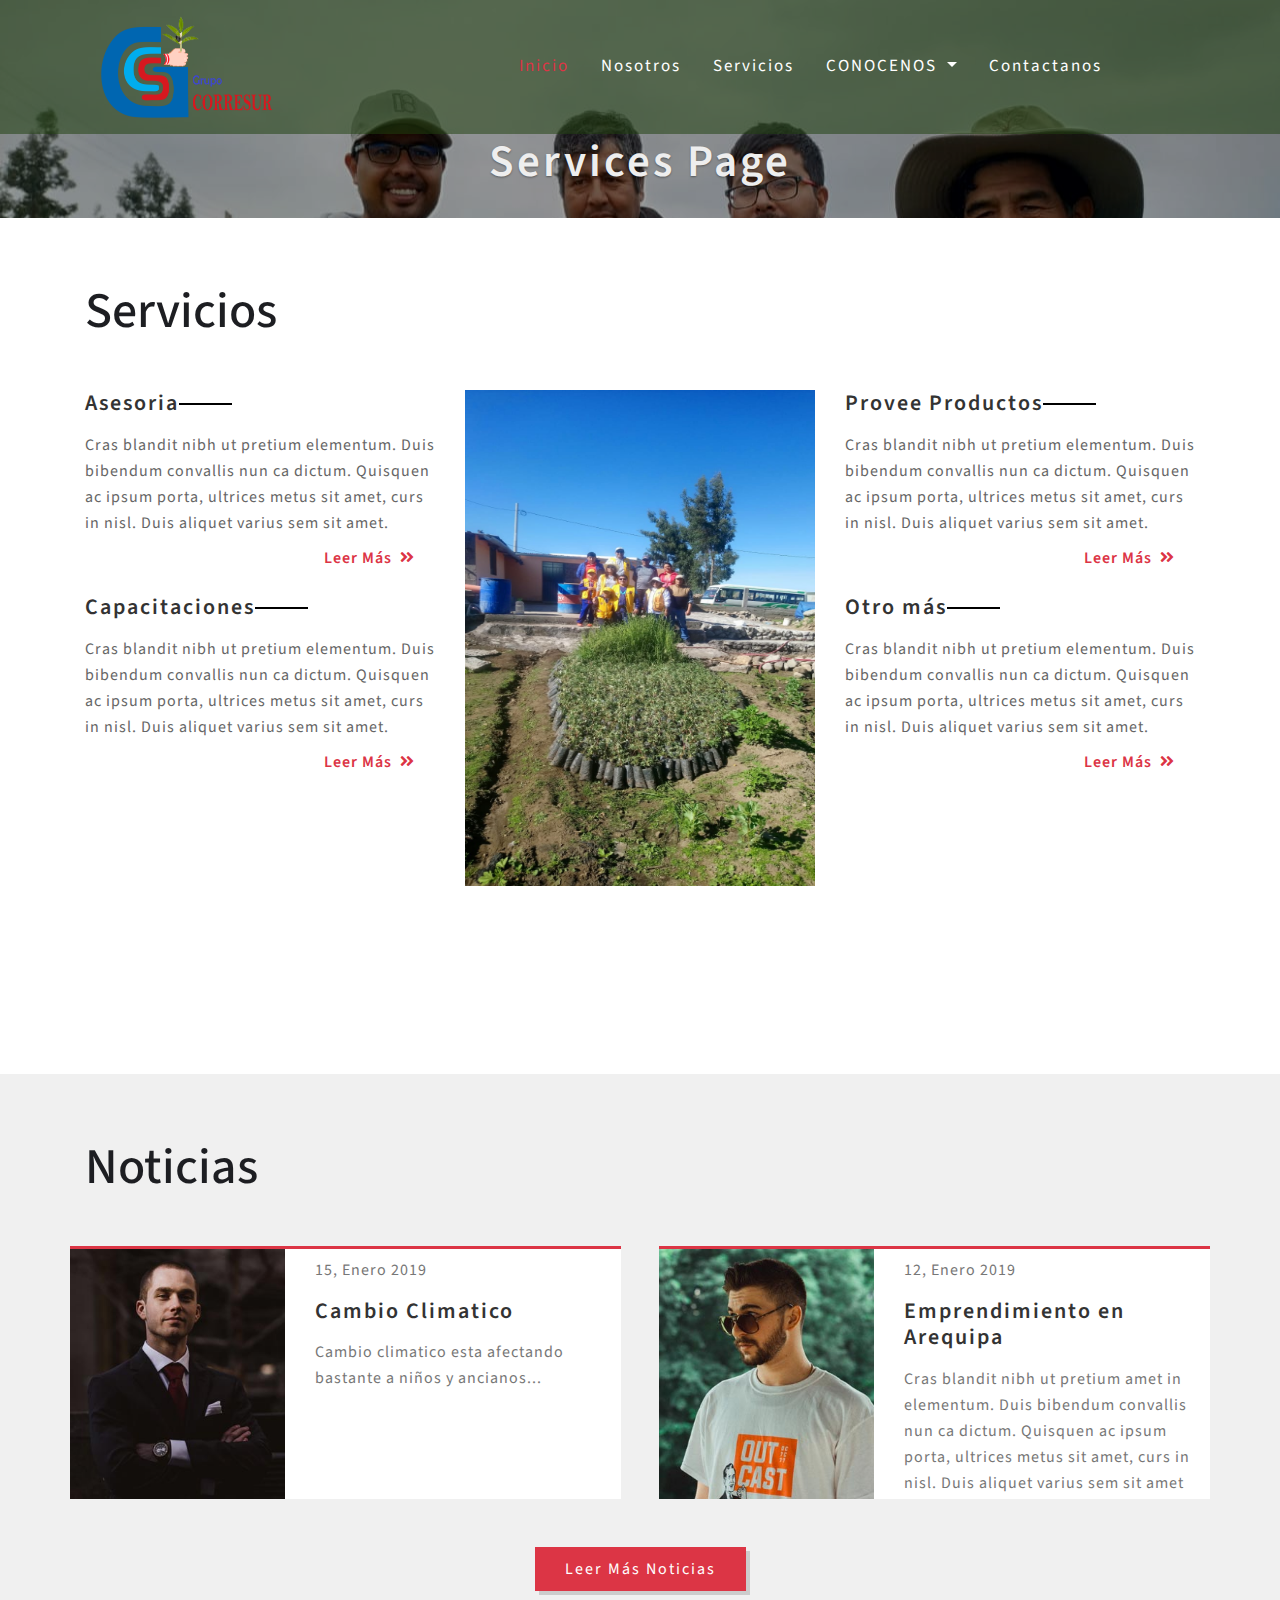
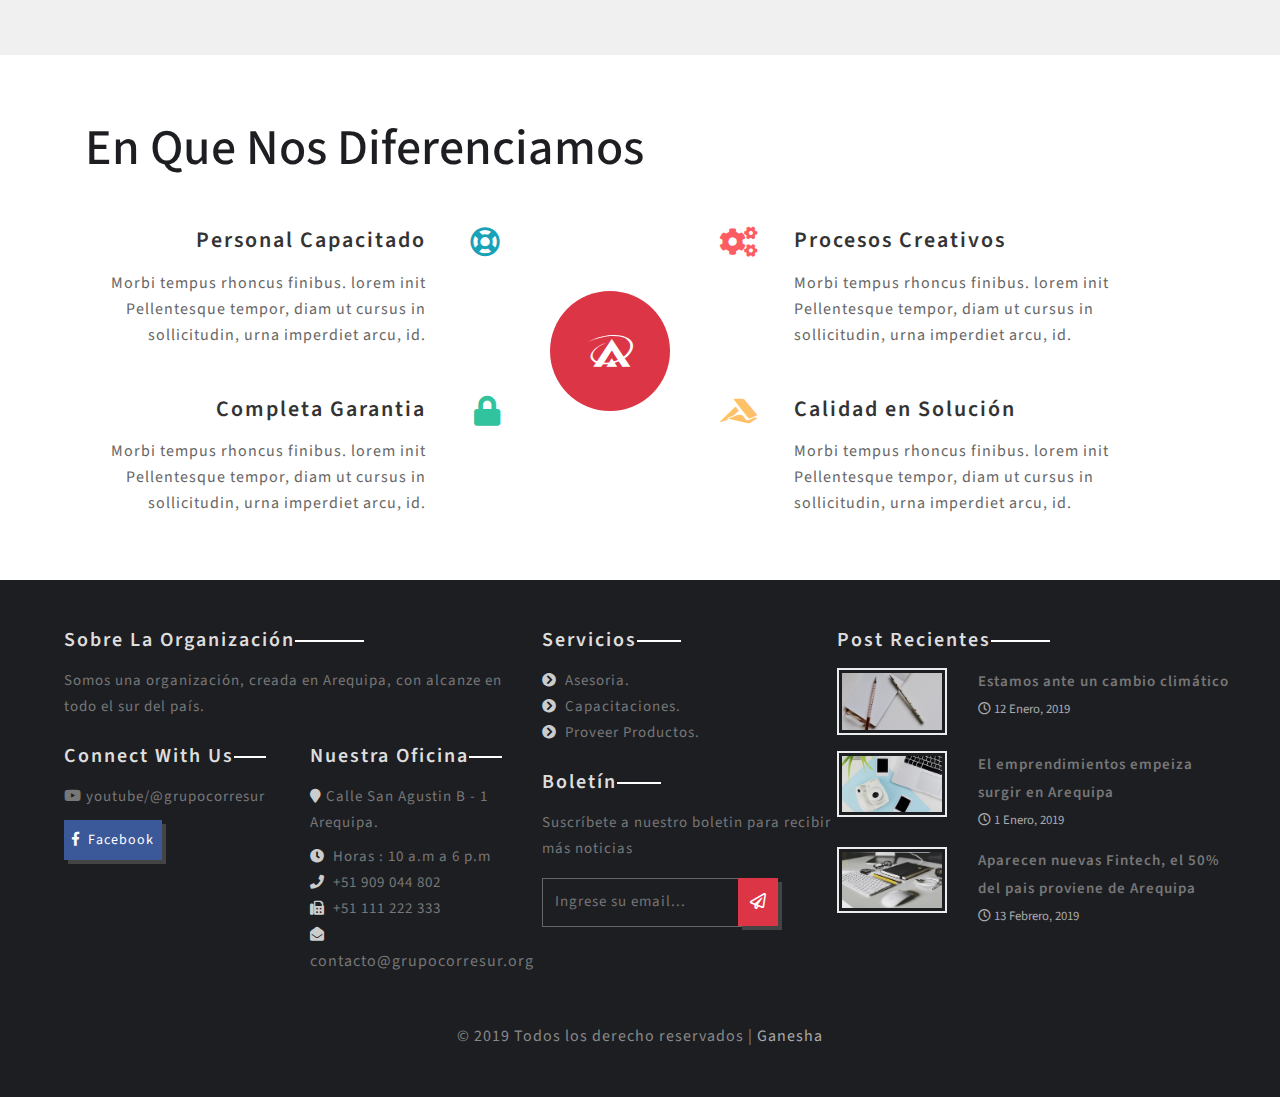
<file: primero/services.html>
<!DOCTYPE html>
<html lang="es">
<head>
	<title>Grupo Corredores del Sur</title>

	<!-- Meta tag Keywords -->
	<meta name="viewport" content="width=device-width, initial-scale=1">
	<meta charset="utf-8">
	<meta name="keywords" content="Corresur Ganesha Arequipa Perú" />
	<script type="application/x-javascript">
		addEventListener("load", function () {
			setTimeout(hideURLbar, 0);
		}, false);

		function hideURLbar() {
			window.scrollTo(0, 1);
		}
	</script>
	<!--// Meta tag Keywords -->
    
	<!-- css files -->
	<link rel="stylesheet" href="css/bootstrap.css"> <!-- Bootstrap-Core-CSS -->
	<link rel="stylesheet" href="css/style.css" type="text/css" media="all" /> <!-- Style-CSS --> 
	<link rel="stylesheet" href="css/fontawesome-all.css"> <!-- Font-Awesome-Icons-CSS -->
	<link rel="stylesheet" href="css/mystyles.css" type="text/css" media="all" /> <!-- Style-CSS -->

	<!-- //css files -->
	
	<!--web font-->
	<link href="//fonts.googleapis.com/css?family=Source+Sans+Pro:200,200i,300,300i,400,400i,600,600i,700,700i,900,900i&amp;subset=cyrillic,cyrillic-ext,greek,greek-ext,latin-ext,vietnamese" rel="stylesheet">
	<!--//web font-->

</head>

<body>

<!-- header -->
<header>
	<div class="container">
		<nav class="navbar navbar-expand-lg navbar-light">
			<a class="navbar-brand align-items-center" href="index.html">
				<span><img src="images/logo.png" id="logo"></span>
			</a>
			<button class="navbar-toggler ml-md-auto" type="button" data-toggle="collapse" data-target="#navbarSupportedContent" aria-controls="navbarSupportedContent"
					aria-expanded="false" aria-label="Toggle navigation">
				<span class="navbar-toggler-icon"></span>
			</button>

			<div class="collapse navbar-collapse" id="navbarSupportedContent">
				<ul class="navbar-nav mx-auto text-center">
					<li class="nav-item active  mr-lg-3">
						<a class="nav-link" href="index.html">Inicio
							<span class="sr-only">(current)</span>
						</a>
					</li>
					<li class="nav-item  mr-lg-3">
						<a class="nav-link" href="about.html">Nosotros</a>
					</li>
					<li class="nav-item  mr-lg-3">
						<a class="nav-link" href="services.html">Servicios</a>
					</li>
					<li class="nav-item dropdown mr-lg-3">
						<a class="nav-link dropdown-toggle" href="#" id="navbarDropdown" role="button" data-toggle="dropdown" aria-haspopup="true"
						   aria-expanded="false">
							CONOCENOS
						</a>
						<div class="dropdown-menu" aria-labelledby="navbarDropdown">
							<a class="dropdown-item" href="blog.html">Noticias</a>
							<!--							<div class="dropdown-divider"></div> -->
							<a class="dropdown-item" href="about.html">¿Quienes somos?</a>
						</div>
					</li>
					<li class="nav-item">
						<a class="nav-link" href="contact.html">Contactanos</a>
					</li>
				</ul>
				<!--				<div class="buttons">
                                    <p><i class="fas mr-1 fa-phone"></i>+51 949 044 802</p>
                                </div>
                -->
			</div>
		</nav>
	</div>
</header>
<!-- //header -->


<!-- banner -->
<section class="inner-banner">
	<div class="banner-layer">
		<h1 class="text-center">Services Page</h1>
	</div>
</section>
<!-- //banner -->


<!-- management services -->
<section class="services py-5">
    <div class="container agile-info py-md-3">
        <h3 class="heading mb-lg-5 mb-4">Servicios</h3>
        <div class="row service_grids">
            <div class="col-lg-4 w3-agile-grid">
                <div class="grid">
                    <h4 class="mb-3">Asesoria</h4>
                    <p>Cras blandit nibh ut pretium elementum. Duis bibendum convallis nun ca dictum. Quisquen ac ipsum porta, ultrices metus sit amet,
                        curs in nisl. Duis aliquet varius sem sit amet.</p>
                    <a href="#" data-toggle="modal" data-target="#exampleModalCenter" role="button">Leer Más <span class="fas ml-1 fa-angle-double-right"></span> </a>
                </div>
                <div class="grid mt-4">
                    <h4 class="mb-3">Capacitaciones</h4>
                    <p>Cras blandit nibh ut pretium elementum. Duis bibendum convallis nun ca dictum. Quisquen ac ipsum porta, ultrices metus sit amet,
                        curs in nisl. Duis aliquet varius sem sit amet.</p>
                    <a href="#" data-toggle="modal" data-target="#exampleModalCenter" role="button">Leer Más <span class="fas ml-1 fa-angle-double-right"></span> </a>
                </div>
            </div>
            <div class="col-lg-4 col-md-6 my-lg-0 my-5">
                <img src="images/vertical.jpg" alt="" class="img-fluid" id="imgVertical"/>
            </div>
            <div class="col-lg-4 w3-agile-grid">
                <div class="grid">
                    <h4 class="mb-3">Provee Productos</h4>
                    <p>Cras blandit nibh ut pretium elementum. Duis bibendum convallis nun ca dictum. Quisquen ac ipsum porta, ultrices metus sit amet,
                        curs in nisl. Duis aliquet varius sem sit amet.</p>
                    <a href="#" data-toggle="modal" data-target="#exampleModalCenter" role="button">Leer Más <span class="fas ml-1 fa-angle-double-right"></span> </a>
                </div>
                <div class="grid mt-4">
                    <h4 class="mb-3">Otro más</h4>
                    <p>Cras blandit nibh ut pretium elementum. Duis bibendum convallis nun ca dictum. Quisquen ac ipsum porta, ultrices metus sit amet,
                        curs in nisl. Duis aliquet varius sem sit amet.</p>
                    <a href="#" data-toggle="modal" data-target="#exampleModalCenter" role="button">Leer Más <span class="fas ml-1 fa-angle-double-right"></span> </a>
                </div>
            </div>
        </div>
    </div>
</section>
<!-- //management services -->

<!-- blog -->
<section class="blog">
	<div class="workd py-5">
		<div class="container py-md-3">
			<h3 class="heading mb-lg-5 mb-4">Noticias</h3>
			<div class="row blog-grids">
				<div class="col-lg-6 w3-agile-grid">
					<div class="row blog-grid1 mr-lg-1 agile-info">
						<div class="col-lg-5 col-md-4 col-sm-5 pl-0">
							<img src="images/t1.jpg" class="img-fluid" alt="">
						</div>
						<div class="col-lg-7 col-md-8 col-sm-7 blog-text">
							<p class="mt-2">15, Enero 2019</p>
							<h4>Cambio Climatico</h4>
							<p>Cambio climatico esta afectando bastante a niños y ancianos...</p>
						</div>
					</div>
				</div>
				<div class="col-lg-6 mt-lg-0 mt-5 w3-agile-grid">
					<div class="row blog-grid2 ml-lg-1 agile-info">
						<div class="col-lg-5 col-md-4 col-sm-5  pl-0">
							<img src="images/t2.jpg" class="img-fluid" alt="">
						</div>
						<div class="col-lg-7 col-md-8 col-sm-7 blog-text">
							<p class="mt-2">12, Enero 2019</p>
							<h4>Emprendimiento en Arequipa</h4>
							<p>Cras blandit nibh ut pretium amet in elementum. Duis bibendum convallis nun ca dictum. Quisquen ac ipsum porta, ultrices metus sit amet,
							curs in nisl. Duis aliquet varius sem sit amet</p>
						</div>
					</div>
				</div>
				<div class="text-center more_blog" style="width:100%">
					<a href="blog.html" class="mt-5">Leer Más Noticias</a>
				</div>
			</div>
		</div>
	</div>
</section>
<!-- //blog -->

<!-- our features -->
<section class="services py-5">
	<div class="container py-md-3">
		<h3 class="heading mb-lg-5 mb-4">En que nos diferenciamos</h3>
		<div class="row service-grids">
			<div class="col-lg-5 row service-grid1 w3-agile-grid text-right">
				<div class="col-sm-10 col-10 agile-info">
					<h4 class="mb-3">Personal <span>Capacitado</span></h4>
					<p class="mb-5">Morbi tempus rhoncus finibus. lorem init Pellentesque tempor, diam ut cursus in sollicitudin, urna imperdiet arcu, id. </p>
				</div>
				<div class="col-sm-2 col-2 icon1">
					<span class="far fa-life-ring"></span>
				</div>
				<div class="col-sm-10 col-10 agile-info">
					<h4 class="mb-3">Completa <span>Garantia</span></h4>
					<p>Morbi tempus rhoncus finibus. lorem init Pellentesque tempor, diam ut cursus in sollicitudin, urna imperdiet arcu, id. </p>
				</div>
				<div class="col-sm-2 col-2 icon2">
					<span class="fas fa-lock"></span>
				</div>
			</div>
			
			<div class="col-lg-2 my-lg-0 text-center middle my-md-5 my-4 service-grid1 p-0">
				<span class="fab fa-asymmetrik"></span>
			</div>
			
			<div class="col-lg-5 row service-grid1 w3-agile-grid">
				<div class="col-sm-2 col-2 icon3">
					<span class="fas fa-cogs"></span>
				</div>
				<div class="col-sm-10 col-10 agile-info">
					<h4 class="mb-3">Procesos <span>Creativos</span></h4>
					<p class="mb-5">Morbi tempus rhoncus finibus. lorem init Pellentesque tempor, diam ut cursus in sollicitudin, urna imperdiet arcu, id. </p>
				</div>
				<div class="col-sm-2 col-2 icon4">
					<span class="fab fa-accusoft"></span>
				</div>
				<div class="col-sm-10 col-10 agile-info">
					<h4 class="mb-3">Calidad en <span>Solución</span></h4>
					<p>Morbi tempus rhoncus finibus. lorem init Pellentesque tempor, diam ut cursus in sollicitudin, urna imperdiet arcu, id. </p>
				</div>
			</div>
		</div>

	</div>
</section>
<!-- //our features -->

<!-- footer -->
<footer>
	<div class="container-fluid p-5">
		<div class="row footer-gap">
			<div class="col-lg-5 mb-lg-0 mb-4">
				<h3 class="text-capitalize mb-3">Sobre la Organización</h3>
				<p>Somos una organización, creada en Arequipa, con alcanze en todo el sur del país. </p>
				<div class="row mt-4">
					<div class="col-md-6">
						<h3 class="text-capitalize mb-3">Connect With Us</h3>
						<p><span class="fab fa-youtube mb-4"></span> youtube/@grupocorresur</p>
						<a href="#" class="facebook mr-2"><span class="fab mr-1 fa-facebook-f"></span> Facebook</a>
					</div>
					<div class="col-md-6 mt-md-0 mt-5">
						<h3 class="text-capitalize mb-3">Nuestra Oficina</h3>
						<address class="mb-0">
							<p class="mb-2"><i class="fas fa-map-marker"></i> Calle San Agustin B - 1<br> Arequipa.</p>
							<p><i class="fas mr-1 fa-clock"></i> Horas : 10 a.m a 6 p.m</p>
							<p><i class="fas mr-1 fa-phone"></i> +51 909 044 802</p>
							<p><i class="fas mr-1 fa-fax"></i> +51 111 222 333 </p>
							<p><i class="fas mr-1 fa-envelope-open"></i> <a href="mailto:contacto@grupocorresur.org">contacto@grupocorresur.org</a></p>
						</address>
					</div>
				</div>
			</div>
			<div class="col-lg-3 col-md-6 mt-lg-0 mt-sm-0 p-md-0">
				<h3 class="text-capitalize mb-3">Servicios</h3>
				<ul>
					<li><i class="fas mr-1 fa-chevron-circle-right"></i> Asesoria.</li>
					<li><i class="fas mr-1 fa-chevron-circle-right"></i> Capacitaciones.</li>
					<li><i class="fas mr-1 fa-chevron-circle-right"></i> Proveer Productos.</li>
				</ul>
				<h3 class="text-capitalize mt-4 mb-3">Boletín</h3>
				<p class="mb-3">Suscríbete a nuestro boletin para recibir más noticias</p>
				<form action="#" method="post">
					<input type="email" name="Email" placeholder="Ingrese su email..." required="">
					<button class="btn1"><i class="far fa-paper-plane"></i></button>
					<div class="clearfix"> </div>
				</form>
			</div>
			<div class="col-lg-4 col-md-6 mt-lg-0 mt-md-0 mt-4 p-md-0">
				<h3 class="text-capitalize mb-3">Post Recientes</h3>
				<div class="blog-grids row mb-3">
					<div class="col-md-4 col-sm-3 col-4 pr-sm-3 pr-0 blog-grid-left">
						<a href="single.html">
							<img src="images/f1.jpg" class="img-fluid" alt="">
						</a>
					</div>
					<div class="col-md-8 col-sm-9 col-8 blog-grid-right">
						<h5>
							<a href="single.html">Estamos ante un cambio climático</a>
						</h5>
						<div class="sub-meta">
							<span>
								<i class="far fa-clock"></i> 12 Enero, 2019</span>
						</div>
					</div>
				</div>
				<div class="blog-grids row mb-3">
					<div class="col-md-4 col-sm-3 col-4 pr-sm-3 pr-0 blog-grid-left">
						<a href="single.html">
							<img src="images/f2.jpg" class="img-fluid" alt="">
						</a>
					</div>
					<div class="col-md-8 col-sm-9 col-8 blog-grid-right">
						<h5>
							<a href="single.html">El emprendimientos empeiza surgir en Arequipa</a>
						</h5>
						<div class="sub-meta">
							<span>
								<i class="far fa-clock"></i> 1 Enero, 2019</span>
						</div>
					</div>
				</div>
				<div class="blog-grids row">
					<div class="col-md-4 col-sm-3 col-4 pr-sm-3 pr-0 blog-grid-left">
						<a href="single.html">
							<img src="images/f3.jpg" class="img-fluid" alt="">
						</a>
					</div>
					<div class="col-md-8 col-sm-9 col-8 blog-grid-right">
						<h5>
							<a href="single.html">Aparecen nuevas Fintech, el 50% del pais proviene de Arequipa </a>
						</h5>
						<div class="sub-meta">
							<span>
								<i class="far fa-clock"></i> 13 Febrero, 2019</span>
						</div>
					</div>
				</div>
			</div>
		</div>
	</div>
	<div class="copyright pb-sm-5 pb-4 text-center">
		<p>© 2019 Todos los derecho reservados | <a href="http://www.ganesha.pe" target="_blank">Ganesha</a></p>
	</div>
</footer>
<!-- footer -->

	<!-- js -->
	<script type="text/javascript" src="js/jquery-2.1.4.min.js"></script>
	<script type="text/javascript" src="js/bootstrap.js"></script> <!-- Necessary-JavaScript-File-For-Bootstrap --> 
	<!-- //js -->	
	
	<!-- start-smoth-scrolling -->
	<script src="js/SmoothScroll.min.js"></script>
	<script type="text/javascript" src="js/move-top.js"></script>
	<script type="text/javascript" src="js/easing.js"></script>
	<script type="text/javascript">
		jQuery(document).ready(function($) {
			$(".scroll").click(function(event){		
				event.preventDefault();
				$('html,body').animate({scrollTop:$(this.hash).offset().top},1000);
			});
		});
	</script>
	<!-- here stars scrolling icon -->
	<script type="text/javascript">
		$(document).ready(function() {
			/*
				var defaults = {
				containerID: 'toTop', // fading element id
				containerHoverID: 'toTopHover', // fading element hover id
				scrollSpeed: 1200,
				easingType: 'linear' 
				};
			*/
								
			$().UItoTop({ easingType: 'easeOutQuart' });
								
			});
	</script>
	<!-- //here ends scrolling icon -->
	<!-- start-smoth-scrolling -->

</body>
</html>
</file>
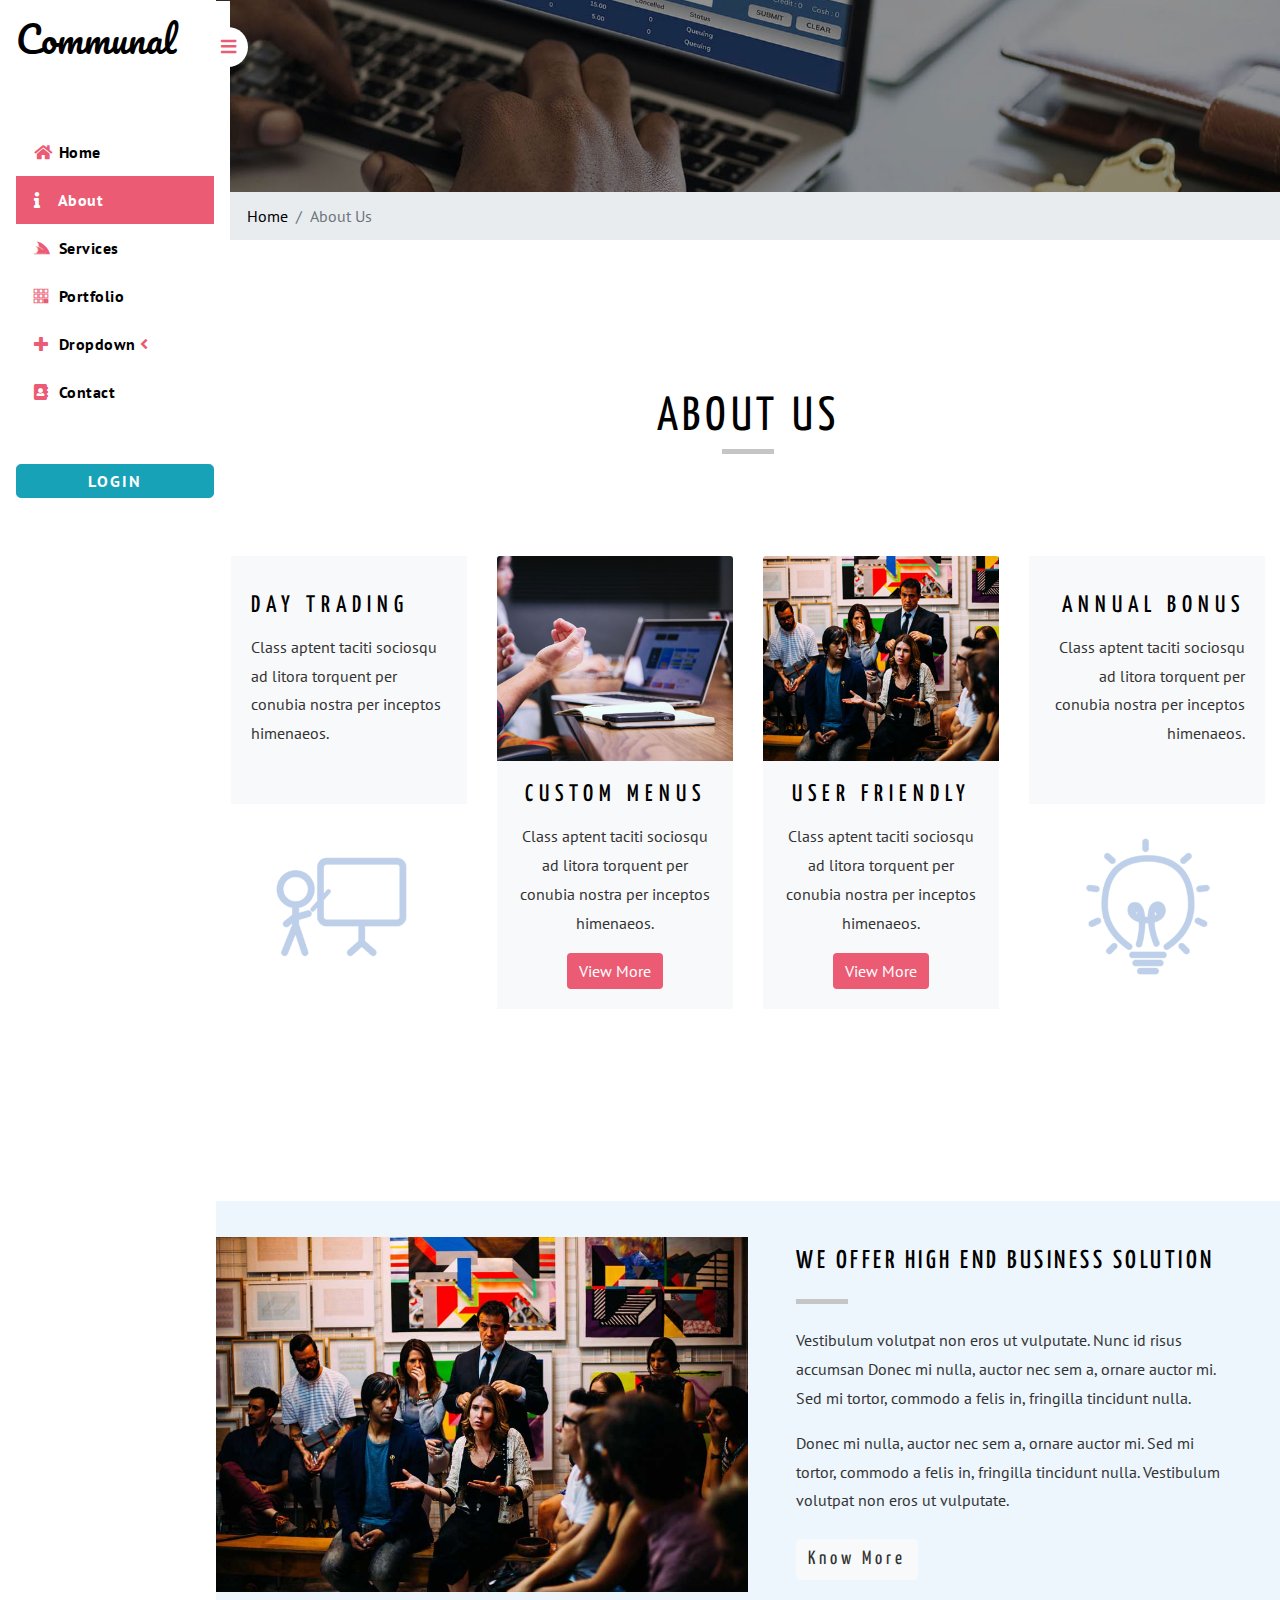
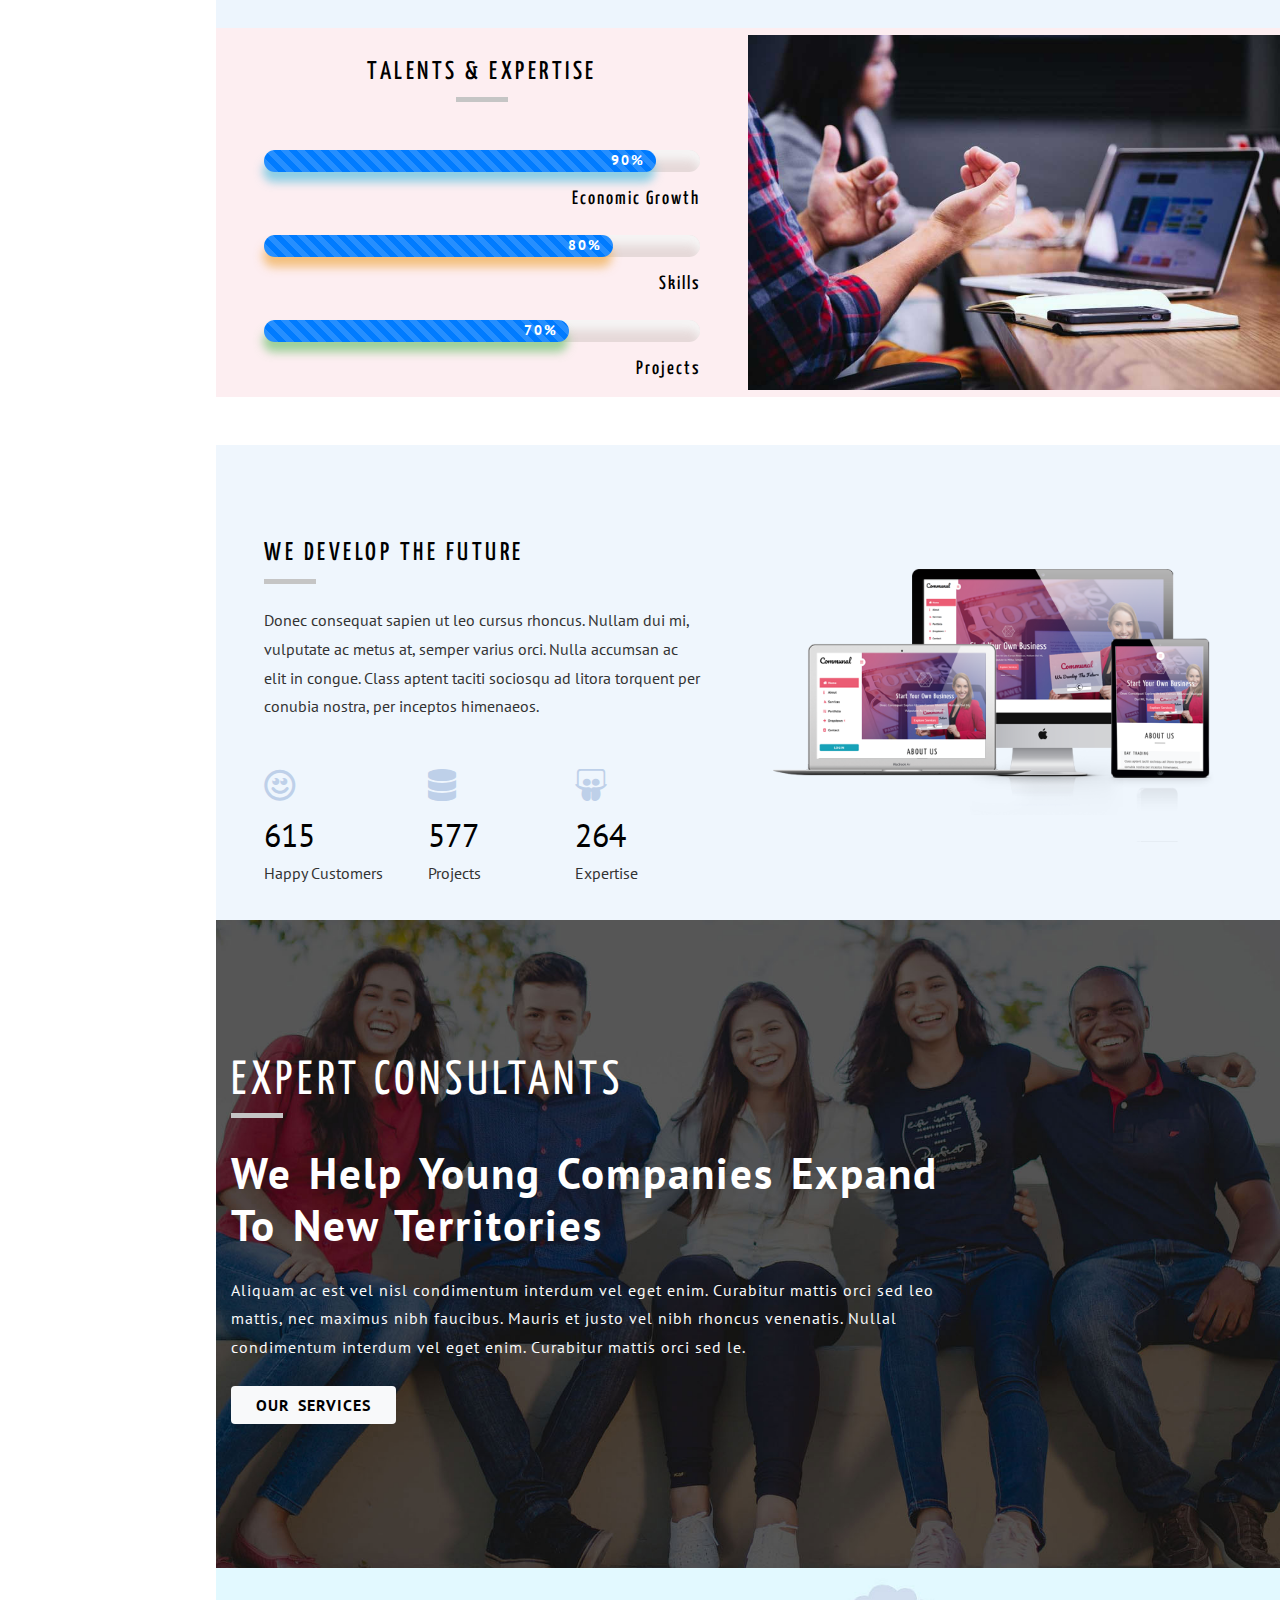
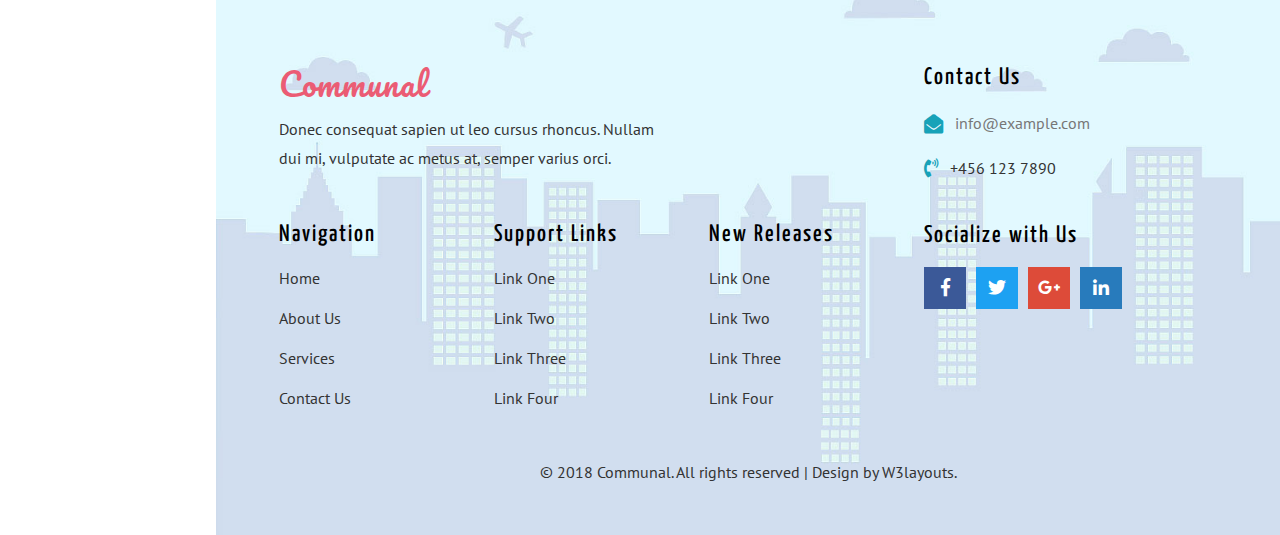
<file: segundo/about.html>
<!--
Author: W3layouts
Author URL: http://w3layouts.com
License: Creative Commons Attribution 3.0 Unported
License URL: http://creativecommons.org/licenses/by/3.0/
-->
<!DOCTYPE HTML>
<html lang="zxx">

<head>
    <title>Communal Corporate Category Flat Bootstrap Responsive Website Template | About :: w3layouts</title>
    <meta name="viewport" content="width=device-width, initial-scale=1">
    <meta charset="utf-8">
    <meta name="keywords" content="Communal Responsive web template, Bootstrap Web Templates, Flat Web Templates, Android Compatible web template, 
SmartPhone Compatible web template, free WebDesigns for Nokia, Samsung, LG, SonyEricsson, Motorola web design" />
    <script>
        addEventListener("load", function () {
            setTimeout(hideURLbar, 0);
        }, false);

        function hideURLbar() {
            window.scrollTo(0, 1);
        }
    </script>

    <!-- Bootstrap Core CSS -->
    <link href="css/bootstrap.css" rel='stylesheet' type='text/css' />

    <!-- Custom CSS -->
    <link href="css/style.css" rel='stylesheet' type='text/css' />
    <!-- font-awesome icons -->
    <link href="css/fontawesome-all.min.css" rel="stylesheet">
    <!-- //Custom Theme files -->

    <!-- side nav css file -->
    <link href='css/SidebarNav.min.css' media='all' rel='stylesheet' type='text/css' />
    <!-- //side nav css file -->
    <!-- web fonts -->
    <!-- logo -->
    <link href="https://fonts.googleapis.com/css?family=Pacifico" rel="stylesheet">
    <!-- titles -->
    <link href="//fonts.googleapis.com/css?family=Yanone+Kaffeesatz:200,300,400,700" rel="stylesheet">
    <!-- body -->
    <link href="//fonts.googleapis.com/css?family=PT+Sans:400,400i,700,700i" rel="stylesheet">
    <!--//web fonts-->

</head>

<body class="cbp-spmenu-push">
    <div class="main-content">
        <div class="cbp-spmenu cbp-spmenu-vertical cbp-spmenu-left" id="cbp-spmenu-s1">
            <!--left-fixed -navigation-->
            <aside class="sidebar-left">
                <h1>
                    <a href="index.html" class="logo">
                        communal
                    </a>
                </h1>
                <ul class="sidebar-menu">
                    <li class="treeview">
                        <a href="index.html">
                            <i class="fas fa-home"></i>
                            <span>Home</span>
                        </a>
                    </li>
                    <li class="treeview  active">
                        <a href="about.html">
                            <i class="fas fa-info"></i>
                            <span>About</span>
                        </a>
                    </li>
                    <li class="treeview">
                        <a href="services.html">
                            <i class="fab fa-servicestack"></i>
                            <span>Services</span>
                        </a>
                    </li>
                    <li class="treeview">
                        <a href="portfolio.html">
                            <i class="fab fa-buromobelexperte"></i>
                            <span>Portfolio</span>
                        </a>
                    </li>
                    <li class="treeview">
                        <a href="#">
                            <i class="fas fa-plus"></i>
                            <span>Dropdown</span>
                            <i class="fa fa-angle-left pull-right"></i>
                        </a>
                        <ul class="treeview-menu">
                            <li>
                                <a href="team.html">
                                    <i class="fa fa-angle-right"></i>Team</a>
                            </li>
                            <li>
                                <a href="testi.html">
                                    <i class="fa fa-angle-right"></i>Testimonials</a>
                            </li>
                            <li>
                                <a href="typo.html">
                                    <i class="fa fa-angle-right"></i>Typography</a>
                            </li>

                        </ul>
                    </li>
                    <li class="treeview">
                        <a href="contact.html">
                            <i class="fas fa-address-book"></i>
                            <span>Contact</span>
                        </a>
                    </li>
                </ul>
                <button type="button" class="btn btn-info btn-lg btn-block mt-5 w3ls-btn p-1 text-uppercase font-weight-bold" data-toggle="modal"
                    aria-pressed="false" data-target="#exampleModal">
                    Login
                </button>
            </aside>
        </div>
    </div>
    <!--left-fixed -navigation-->
    <!-- header-starts -->
    <header class="header-section">
        <div class="header-left  clearfix">
            <!--logo start-->
            <div class="brand">
                <button id="showLeftPush">
                    <i class="fas fa-bars"></i>
                </button>
            </div>
            <!--logo end-->
        </div>
        <div class="header-right">
        </div>
    </header>
    <!-- //header-ends -->
    <!-- main content start-->
    <div id="page-wrapper">
        <!-- inner banner -->
        <div class="inner-banner">
        </div>
        <!-- //inner banner -->
        <!-- breadcrumbs -->
        <div class="inner-bc">
            <div class="container">
                <nav aria-label="breadcrumb">
                    <ol class="breadcrumb">
                        <li class="breadcrumb-item">
                            <a href="index.html">Home</a>
                        </li>
                        <li class="breadcrumb-item active  text-capitalize" aria-current="page">About Us</li>
                    </ol>
                </nav>
            </div>
        </div>
        <!-- //breadcrumbs -->
        <!-- about -->
        <section class="wthree-row py-sm-5 py-3">
            <div class="container py-md-5">
                <div class="py-lg-5 py-3 bg-pricemain text-center">
                    <h3 class="agile-title text-uppercase">about us</h3>
                    <span class="w3-line"></span>
                </div>
                <div class="row py-lg-5 pt-md-5  pt-3 d-flex justify-content-center">
                    <div class="card col-lg-3 col-md-6 border-0">
                        <div class="card-body bg-light">
                            <div class="card-img-top pt-3">
                                <h5 class=" card-title">day trading</h5>
                            </div>
                            <p class="card-text mb-3 ">Class aptent taciti sociosqu ad litora torquent per conubia nostra per inceptos himenaeos.</p>
                        </div>
                        <img class="card-img-top" src="images/a1.png" alt="Card image cap">
                    </div>
                    <div class="card col-lg-3 col-md-6 border-0 mt-md-0 mt-5">
                        <img class="card-img-top" src="images/a2.jpg " alt="Card image cap ">
                        <div class="card-body bg-light text-center">
                            <h5 class="card-title ">custom menus</h5>
                            <p class="card-text mb-3 ">Class aptent taciti sociosqu ad litora torquent per conubia nostra per inceptos himenaeos.</p>
                            <a href="#ab-bot" class="btn scroll">View More</a>
                        </div>
                    </div>
                    <div class="card col-lg-3 col-md-6 border-0 mt-lg-0 mt-5 ">
                        <img class="card-img-top " src="images/a3.jpg " alt="Card image cap ">
                        <div class="card-body bg-light text-center">
                            <h5 class="card-title ">user friendly</h5>
                            <p class="card-text mb-3 ">Class aptent taciti sociosqu ad litora torquent per conubia nostra per inceptos himenaeos.</p>
                            <a href="#ab-bot" class="btn scroll">View More</a>
                        </div>
                    </div>
                    <div class="card col-lg-3 col-md-6 border-0 mt-lg-0 mt-5 text-right">
                        <div class="card-body bg-light">
                            <h5 class="card-title  pt-3">annual bonus</h5>
                            <p class="card-text mb-3 ">Class aptent taciti sociosqu ad litora torquent per conubia nostra per inceptos himenaeos.</p>
                        </div>
                        <img class="card-img-top " src="images/a4.png " alt="Card image cap ">
                    </div>
                </div>
            </div>
        </section>
        <!-- //about -->
        <!-- about-bottom -->
        <section class="wthree-row py-sm-5 py-3" id="ab-bot">
            <div class="row justify-content-center align-items-center no-gutters abbot-main">
                <div class="col-lg-6 p-0">
                    <img src="images/s1.jpg" class="img-fluid" alt="" />
                </div>
                <div class="col-lg-6 p-0 abbot-right">
                    <div class="card">
                        <div class="card-body px-sm-5 py-5 px-4">
                            <h3 class="stat-title card-title align-self-center">we offer high end business solution</h3>
                            <span class="w3-line"></span>
                            <p class="card-text align-self-center my-3">
                                Vestibulum volutpat non eros ut vulputate. Nunc id risus accumsan Donec mi nulla, auctor nec sem a, ornare auctor mi. Sed
                                mi tortor, commodo a felis in, fringilla tincidunt nulla.</p>
                            <p class="card-text align-self-center mb-4">Donec mi nulla, auctor nec sem a, ornare auctor mi. Sed mi tortor, commodo a felis in, fringilla
                                tincidunt nulla. Vestibulum volutpat non eros ut vulputate.</p>
                            <a href="services.html" class="btn btn-primary abt_card_btn bg-light">Know More</a>
                        </div>
                    </div>
                </div>
            </div>
            <div class="row  align-items-center no-gutters abbot-grid2">
                <div class="col-lg-6 py-lg-3 px-lg-5 p-sm-5 px-3 py-5 abbot-right">
                    <h3 class="stat-title card-title align-self-center pt-3 text-center">Talents & Expertise</h3>
                    <span class="w3-line mx-auto text-center d-block"></span>
                    <div class="progress_agile mx-auto mt-5">
                        <div class="progress-outer mt-3">
                            <div class="progress">
                                <div class="progress-bar progress-bar-info progress-bar-striped active" style="width:90%; box-shadow:-1px 10px 10px rgba(91, 192, 222, 0.7);"></div>
                                <div class="progress-value">90%</div>
                            </div>
                            <h6 class="text-right text-capitalize pt-3">economic growth</h6>
                        </div>
                        <div class="progress-outer  my-4">
                            <div class="progress">
                                <div class="progress-bar progress-bar-warning progress-bar-striped active" style="width:80%; box-shadow:-1px 10px 10px rgba(240, 173, 78,0.7);"></div>
                                <div class="progress-value">80%</div>
                            </div>
                            <h6 class="text-right text-capitalize pt-3">skills</h6>
                        </div>
                        <div class="progress-outer">
                            <div class="progress">
                                <div class="progress-bar progress-bar-success progress-bar-striped active" style="width:70%; box-shadow:-1px 10px 10px rgba(116, 195, 116,0.7);"></div>
                                <div class="progress-value">70%</div>
                            </div>
                            <h6 class="text-right text-capitalize pt-3">projects</h6>
                        </div>
                    </div>
                </div>
                <div class="col-lg-6 p-0">
                    <img src="images/b4.jpg" class="img-fluid" alt="" />
                </div>
            </div>
        </section>
        <!-- //about bottom -->
        <!-- stats -->
        <section class="agile_stats">
            <div class="container-fluid pt-5">
                <div class="row pt-lg-5 w3-abbottom">
                    <div class="col-lg-6 px-sm-5 px-3">
                        <div class="stats_agile mb-5">
                            <h3 class="stat-title text-uppercase">we develop the future</h3>
                            <span class="w3-line"></span>
                            <p class="mt-3">Donec consequat sapien ut leo cursus rhoncus. Nullam dui mi, vulputate ac metus at, semper varius
                                orci. Nulla accumsan ac elit in congue. Class aptent taciti sociosqu ad litora torquent per
                                conubia nostra, per inceptos himenaeos.</p>
                        </div>
                        <div class="row">
                            <div class="counter col-4">
                                <i class="far fa-smile fa-2x"></i>
                                <div class="timer count-title count-number mt-2" data-to="5100" data-speed="1500"></div>
                                <p class="count-text text-capitalize">happy customers</p>
                            </div>

                            <div class="counter col-4 px-4">
                                <i class="fas fa-database fa-2x"></i>
                                <div class="timer count-title count-number mt-2" data-to="4783" data-speed="1500"></div>
                                <p class="count-text text-capitalize">projects</p>
                            </div>

                            <div class="counter col-4">
                                <i class="fab fa-slideshare fa-2x"></i>
                                <div class="timer count-title count-number mt-2" data-to="2184" data-speed="1500"></div>
                                <p class="count-text text-capitalize">expertise</p>
                            </div>
                        </div>
                    </div>
                    <div class="col-lg-6">
                        <img src="images/psd.png" class="img-fluid" alt="" />
                    </div>
                </div>
            </div>
        </section>
        <!-- //stats -->
        <!-- slide -->
        <section class="wthree-row py-sm-5 py-3 slide-bg">
            <div class="container py-md-5 py-3">
                <div class="py-lg-5 bg-pricemain">
                    <h3 class="agile-title text-uppercase text-white">expert consultants</h3>
                    <span class="w3-line"></span>
                    <h5 class="agile-title text-capitalize pt-4"> We help young companies expand to new territories</h5>
                    <p class="text-light py-4">Aliquam ac est vel nisl condimentum interdum vel eget enim. Curabitur mattis orci sed leo mattis, nec
                        maximus nibh faucibus. Mauris et justo vel nibh rhoncus venenatis. Nullal condimentum interdum vel
                        eget enim. Curabitur mattis orci sed le.
                    </p>
                    <a href="services.html" class="text-uppercase serv_link align-self-center bg-light btn px-4">our services</a>
                </div>
            </div>
        </section>
        <!-- //slide -->
        <!-- footer -->
        <div class="footer py-md-5 pt-sm-3 pb-sm-5">
            <div class="container">
                <div class="row p-sm-5 px-3 py-5">
                    <!-- footer grid top -->
                    <div class="col-lg-8">
                        <div class="footer-top">
                            <h2>
                                <a href="index.html">communal
                                </a>
                            </h2>
                            <p class="mt-2">Donec consequat sapien ut leo cursus rhoncus. Nullam dui mi, vulputate ac metus at, semper varius
                                orci.
                            </p>
                        </div>
                        <!-- //footer grid top -->
                        <!-- footer-bottom -->
                        <div class="footer-bottom pt-5">
                            <div class="row">
                                <!-- footer grid1 -->
                                <div class="col-sm-4 footv3-left">
                                    <h3 class="mb-3 w3f_title">Navigation</h3>
                                    <ul class="list-agileits">
                                        <li>
                                            <a href="index.html">
                                                Home
                                            </a>
                                        </li>
                                        <li class="my-3">
                                            <a href="about.html">
                                                About Us
                                            </a>
                                        </li>
                                        <li class="mb-3">
                                            <a href="services.html">
                                                Services
                                            </a>
                                        </li>
                                        <li>
                                            <a href="contact.html">
                                                Contact Us
                                            </a>
                                        </li>
                                    </ul>
                                </div>
                                <!-- //footer grid1 -->
                                <!-- footer grid2 -->
                                <div class="col-sm-4  footv3-left my-sm-0 my-5">
                                    <h3 class="mb-3 w3f_title">Support Links</h3>
                                    <ul class="list-agileits">
                                        <li>
                                            <a href="index.html">
                                                Link One
                                            </a>
                                        </li>
                                        <li class="my-3">
                                            <a href="about.html">
                                                Link Two
                                            </a>
                                        </li>
                                        <li class="mb-3">
                                            <a href="services.html">
                                                Link Three
                                            </a>
                                        </li>
                                        <li>
                                            <a href="contact.html">
                                                Link Four
                                            </a>
                                        </li>
                                    </ul>
                                </div>
                                <!-- //footer grid2 -->
                                <!-- footer grid3 -->
                                <div class="col-sm-4 footv3-left">
                                    <h3 class="w3f_title mb-3">New Releases</h3>
                                    <ul class="list-agileits">
                                        <li>
                                            <a href="index.html">
                                                Link One
                                            </a>
                                        </li>
                                        <li class="my-3">
                                            <a href="about.html">
                                                Link Two
                                            </a>
                                        </li>
                                        <li class="mb-3">
                                            <a href="services.html">
                                                Link Three
                                            </a>
                                        </li>
                                        <li>
                                            <a href="contact.html">
                                                Link Four
                                            </a>
                                        </li>
                                    </ul>
                                </div>
                                <!-- //footer grid3 -->
                            </div>
                        </div>
                        <!-- //footer bottom -->
                    </div>
                    <!-- //footer bottom -->
                    <!-- footer right -->
                    <div class="col-lg-4 mt-lg-0 mt-5">
                        <h3 class="mb-3 w3f_title">Contact Us</h3>
                        <div class="fv3-contact">
                            <span class="fas fa-envelope-open mr-2"></span>
                            <p>
                                <a href="mailto:example@email.com">info@example.com</a>
                            </p>
                        </div>
                        <div class="fv3-contact my-3">
                            <span class="fas fa-phone-volume mr-2"></span>
                            <p>+456 123 7890</p>
                        </div>
                        <div class="footerv2-w3ls pt-4">
                            <h3 class="w3f_title">Socialize with Us</h3>
                            <ul class="social-iconsv2 agileinfo pt-3">
                                <li>
                                    <a href="#">
                                        <i class="fab fa-facebook-f"></i>
                                    </a>
                                </li>
                                <li>
                                    <a href="#">
                                        <i class="fab fa-twitter"></i>
                                    </a>
                                </li>
                                <li>
                                    <a href="#">
                                        <i class="fab fa-google-plus-g"></i>
                                    </a>
                                </li>
                                <li>
                                    <a href="#">
                                        <i class="fab fa-linkedin-in"></i>
                                    </a>
                                </li>
                            </ul>
                        </div>
                    </div>
                    <!-- //footer right -->
                </div>
                <!-- //footer row -->
            </div>
            <!-- copyright -->
            <div class="cpy-right text-center pb-sm-0 pb-5">
                <p>© 2018 Communal. All rights reserved | Design by
                    <a href="http://w3layouts.com"> W3layouts.</a>
                </p>
            </div>
            <!-- //copyright -->
            <!-- //footer container -->
        </div>
        <!-- //footer -->
        <!-- login and register modal -->
        <div class="modal fade" id="exampleModal" tabindex="-1" role="dialog" aria-labelledby="exampleModalLabel" aria-hidden="true">
            <div class="modal-dialog" role="document">
                <div class="modal-content">
                    <div class="modal-header">
                        <h5 class="modal-title" id="exampleModalLabel">Login</h5>
                        <button type="button" class="close" data-dismiss="modal" aria-label="Close">
                            <span aria-hidden="true">&times;</span>
                        </button>
                    </div>
                    <div class="modal-body">
                        <img src="images/modal.jpg" alt="" class="img-fluid" />
                        <form action="#" method="post" class="p-3">
                            <div class="form-group">
                                <label for="recipient-name" class="col-form-label">Username</label>
                                <input type="text" class="form-control" placeholder=" " name="Name" id="recipient-name" required="">
                            </div>
                            <div class="form-group">
                                <label for="password" class="col-form-label">Password</label>
                                <input type="password" class="form-control" placeholder=" " name="Password" id="password" required="">
                            </div>
                            <div class="right-w3l">
                                <input type="submit" class="form-control" value="Login">
                            </div>
                            <div class="row sub-w3l my-3">
                                <div class="col sub-agile">
                                    <input type="checkbox" id="brand1" value="">
                                    <label for="brand1" class="text-dark">
                                        <span></span>Remember me?</label>
                                </div>
                                <div class="col forgot-w3l text-right">
                                    <a href="#" class="text-dark">Forgot Password?</a>
                                </div>
                            </div>
                            <p class="text-center dont-do">Don't have an account?
                                <a href="#" data-toggle="modal" data-target="#exampleModal1" class="text-dark">
                                    Register Now</a>
                            </p>
                        </form>
                    </div>
                </div>
            </div>
        </div>
        <div class="modal fade" id="exampleModal1" tabindex="-1" role="dialog" aria-labelledby="exampleModalLabel1" aria-hidden="true">
            <div class="modal-dialog" role="document">
                <div class="modal-content">
                    <div class="modal-header">
                        <h5 class="modal-title" id="exampleModalLabel1">Register</h5>
                        <button type="button" class="close" data-dismiss="modal" aria-label="Close">
                            <span aria-hidden="true">&times;</span>
                        </button>
                    </div>
                    <div class="modal-body">
                        <img src="images/modal.jpg" alt="" class="img-fluid" />
                        <form action="#" method="post" class="p-3">
                            <div class="form-group">
                                <label for="recipient-name" class="col-form-label">Username</label>
                                <input type="text" class="form-control" placeholder=" " name="Name" id="recipient-rname" required="">
                            </div>
                            <div class="form-group">
                                <label for="recipient-email" class="col-form-label">Email</label>
                                <input type="email" class="form-control" placeholder=" " name="Email" id="recipient-email" required="">
                            </div>
                            <div class="form-group">
                                <label for="password1" class="col-form-label">Password</label>
                                <input type="password" class="form-control" placeholder=" " name="Password" id="password1" required="">
                            </div>
                            <div class="form-group">
                                <label for="password2" class="col-form-label">Confirm Password</label>
                                <input type="password" class="form-control" placeholder=" " name="Confirm Password" id="password2" required="">
                            </div>
                            <div class="sub-w3l">
                                <div class="sub-agile">
                                    <input type="checkbox" id="brand2" value="">
                                    <label for="brand2" class="mb-3 text-dark">
                                        <span></span>I Accept to the Terms & Conditions</label>
                                </div>
                            </div>
                            <div class="right-w3l">
                                <input type="submit" class="form-control" value="Register">
                            </div>
                        </form>
                    </div>
                </div>
            </div>
        </div>
        <!-- //login and register modal -->
    </div>
    <!-- js-->
    <script src="js/jquery-2.2.3.min.js"></script>
    <!-- js-->

    <!-- for toggle left push menu script -->
    <script src="js/classie.js "></script>
    <script>
        var menuLeft = document.getElementById('cbp-spmenu-s1'),
            showLeftPush = document.getElementById('showLeftPush'),
            body = document.body;

        showLeftPush.onclick = function () {
            classie.toggle(this, 'active');
            classie.toggle(body, 'cbp-spmenu-push-toright');
            classie.toggle(menuLeft, 'cbp-spmenu-open');
            disableOther('showLeftPush');
        };


        function disableOther(button) {
            if (button !== 'showLeftPush') {
                classie.toggle(showLeftPush, 'disabled');
            }
        }
    </script>
    <!-- //Classie -->
    <!-- //for toggle left push menu script -->
    <!-- side nav js -->
    <script src='js/SidebarNav.min.js'></script>
    <script>
        $('.sidebar-menu').SidebarNav()
    </script>
    <!-- //side nav js -->
     <!-- script for password match -->
     <script>
        window.onload = function () {
            document.getElementById("password1").onchange = validatePassword;
            document.getElementById("password2").onchange = validatePassword;
        }

        function validatePassword() {
            var pass2 = document.getElementById("password2").value;
            var pass1 = document.getElementById("password1").value;
            if (pass1 != pass2)
                document.getElementById("password2").setCustomValidity("Passwords Don't Match");
            else
                document.getElementById("password2").setCustomValidity('');
            //empty string means no validation error
        }
    </script>
    <!-- script for password match -->
    <!-- start-smooth-scrolling -->
    <script src="js/move-top.js "></script>
    <script src="js/easing.js "></script>
    <script>
        jQuery(document).ready(function ($) {
            $(".scroll ").click(function (event) {
                event.preventDefault();

                $('html,body').animate({
                    scrollTop: $(this.hash).offset().top
                }, 1000);
            });
        });
    </script>
    <!-- //end-smooth-scrolling -->
    <!-- smooth-scrolling-of-move-up -->
    <script>
        $(document).ready(function () {
            /*
             var defaults = {
            	 containerID: 'toTop', // fading element id
            	 containerHoverID: 'toTopHover', // fading element hover id
            	 scrollSpeed: 1200,
            	 easingType: 'linear' 
             };
             */

            $().UItoTop({
                easingType: 'easeOutQuart'
            });

        });
    </script>
    <script src="js/SmoothScroll.min.js "></script>
    <!-- //smooth-scrolling-of-move-up -->
    <!-- stats -->
    <script src="js/counter.js"></script>
    <!-- Bootstrap Core JavaScript -->
    <script src="js/bootstrap.js ">
    </script>
    <!-- //Bootstrap Core JavaScript -->

</body>

</html>
</file>
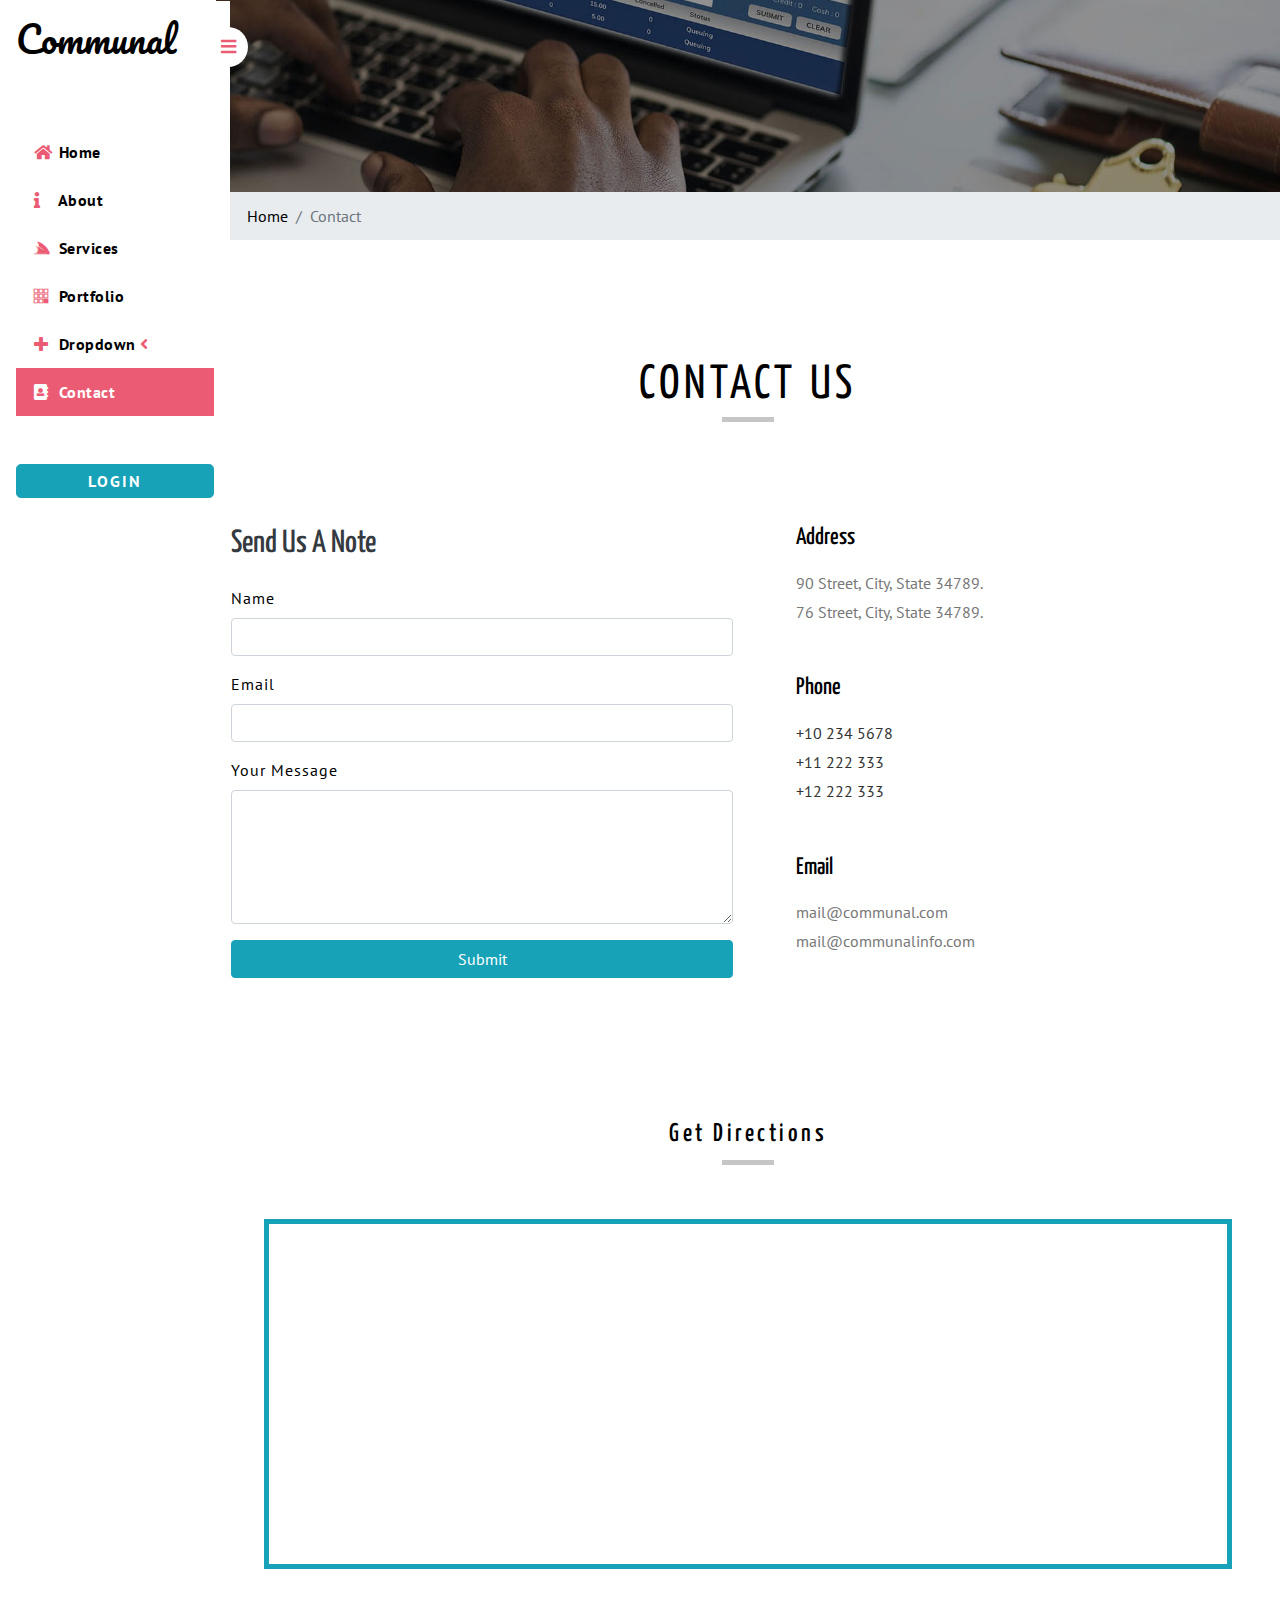
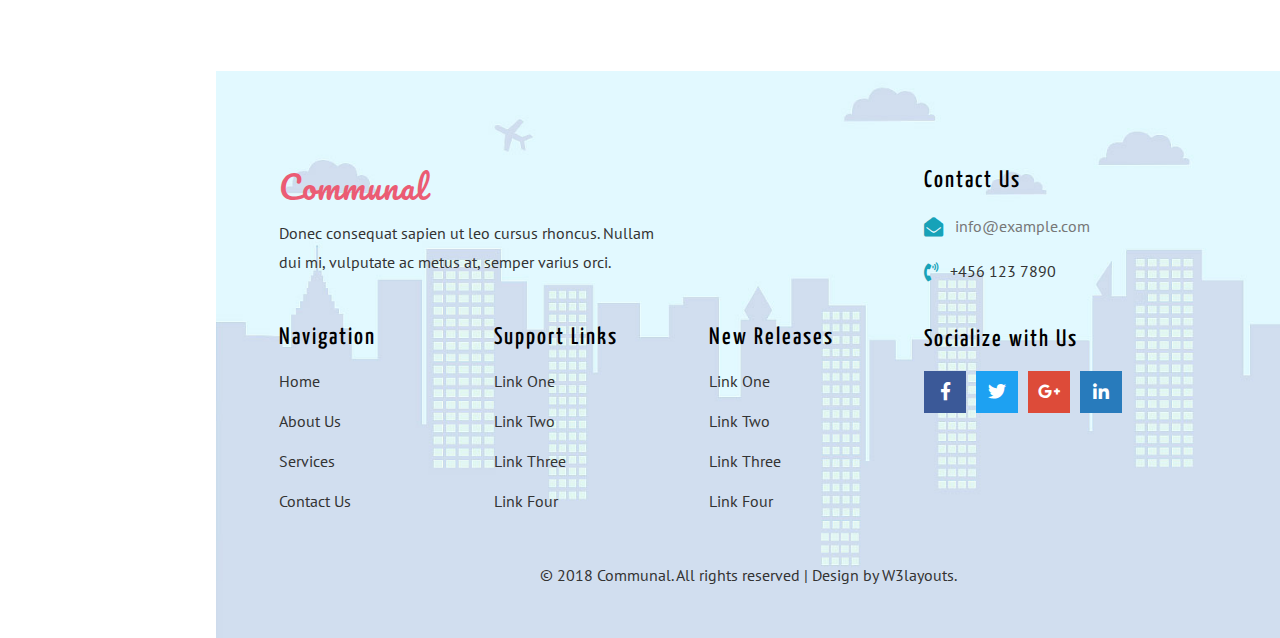
<file: segundo/contact.html>
<!--
Author: W3layouts
Author URL: http://w3layouts.com
License: Creative Commons Attribution 3.0 Unported
License URL: http://creativecommons.org/licenses/by/3.0/
-->
<!DOCTYPE HTML>
<html lang="zxx">

<head>
    <title>Communal Corporate Category Flat Bootstrap Responsive Website Template | Contact:: w3layouts</title>
    <meta name="viewport" content="width=device-width, initial-scale=1">
    <meta charset="utf-8">
    <meta name="keywords" content="Communal Responsive web template, Bootstrap Web Templates, Flat Web Templates, Android Compatible web template, 
SmartPhone Compatible web template, free WebDesigns for Nokia, Samsung, LG, SonyEricsson, Motorola web design" />
    <script>
        addEventListener("load", function () {
            setTimeout(hideURLbar, 0);
        }, false);

        function hideURLbar() {
            window.scrollTo(0, 1);
        }
    </script>

    <!-- Bootstrap Core CSS -->
    <link href="css/bootstrap.css" rel='stylesheet' type='text/css' />

    <!-- Custom CSS -->
    <link href="css/style.css" rel='stylesheet' type='text/css' />
    <!-- font-awesome icons -->
    <link href="css/fontawesome-all.min.css" rel="stylesheet">
    <!-- //Custom Theme files -->

    <!-- side nav css file -->
    <link href='css/SidebarNav.min.css' media='all' rel='stylesheet' type='text/css' />
    <!-- //side nav css file -->
    <!-- web fonts -->
    <!-- logo -->
    <link href="https://fonts.googleapis.com/css?family=Pacifico" rel="stylesheet">
    <!-- titles -->
    <link href="//fonts.googleapis.com/css?family=Yanone+Kaffeesatz:200,300,400,700" rel="stylesheet">
    <!-- body -->
    <link href="//fonts.googleapis.com/css?family=PT+Sans:400,400i,700,700i" rel="stylesheet">
    <!--//web fonts-->

</head>

<body class="cbp-spmenu-push">
    <div class="main-content">
        <div class="cbp-spmenu cbp-spmenu-vertical cbp-spmenu-left" id="cbp-spmenu-s1">
            <!--left-fixed -navigation-->
            <aside class="sidebar-left">
                <h1>
                    <a href="index.html" class="logo">
                        communal
                    </a>
                </h1>
                <ul class="sidebar-menu">
                    <li class="treeview">
                        <a href="index.html">
                            <i class="fas fa-home"></i>
                            <span>Home</span>
                        </a>
                    </li>
                    <li class="treeview">
                        <a href="about.html">
                            <i class="fas fa-info"></i>
                            <span>About</span>
                        </a>
                    </li>
                    <li class="treeview">
                        <a href="services.html">
                            <i class="fab fa-servicestack"></i>
                            <span>Services</span>
                        </a>
                    </li>
                    <li class="treeview">
                        <a href="portfolio.html">
                            <i class="fab fa-buromobelexperte"></i>
                            <span>Portfolio</span>
                        </a>
                    </li>
                    <li class="treeview">
                        <a href="#">
                            <i class="fas fa-plus"></i>
                            <span>Dropdown</span>
                            <i class="fa fa-angle-left pull-right"></i>
                        </a>
                        <ul class="treeview-menu">
                            <li>
                                <a href="team.html">
                                    <i class="fa fa-angle-right"></i>Team</a>
                            </li>
                            <li>
                                <a href="testi.html">
                                    <i class="fa fa-angle-right"></i>Testimonials</a>
                            </li>
                            <li>
                                <a href="typo.html">
                                    <i class="fa fa-angle-right"></i>Typography</a>
                            </li>

                        </ul>
                    </li>
                    <li class="treeview active">
                        <a href="contact.html">
                            <i class="fas fa-address-book"></i>
                            <span>Contact</span>
                        </a>
                    </li>
                </ul>
                <button type="button" class="btn btn-info btn-lg btn-block mt-5 w3ls-btn p-1 text-uppercase font-weight-bold" data-toggle="modal"
                    aria-pressed="false" data-target="#exampleModal">
                    Login
                </button>
            </aside>
        </div>
    </div>
    <!--left-fixed -navigation-->
    <!-- header-starts -->
    <header class="header-section">
        <div class="header-left  clearfix">
            <!--logo start-->
            <div class="brand">
                <button id="showLeftPush">
                    <i class="fas fa-bars"></i>
                </button>
            </div>
            <!--logo end-->
        </div>
        <div class="header-right">
        </div>
    </header>
    <!-- //header-ends -->
    <!-- main content start-->
    <div id="page-wrapper">
        <!-- inner banner -->
        <div class="inner-banner">
        </div>
        <!-- //inner banner -->
        <!-- breadcrumbs -->
        <div class="inner-bc">
            <div class="container">
                <nav aria-label="breadcrumb">
                    <ol class="breadcrumb">
                        <li class="breadcrumb-item">
                            <a href="index.html">Home</a>
                        </li>
                        <li class="breadcrumb-item active" aria-current="page">Contact</li>
                    </ol>
                </nav>
            </div>
        </div>
        <!-- //breadcrumbs -->

        <!-- contact -->
        <section class="wthree-row pt-3 pb-5 w3-contact">
            <div class="container py-sm-5 pt-0 pb-5">
                <div class="py-lg-5 bg-pricemain text-center">
                    <h3 class="agile-title text-uppercase">contact us</h3>
                    <span class="w3-line"></span>
                </div>
                <div class="row contact-form pt-5">
                    <div class="col-lg-6 wthree-form-left">
                        <!-- contact form grid -->
                        <div class="contact-top1">
                            <h5 class="text-dark mb-4 text-capitalize">send us a note</h5>
                            <form action="#" method="get" class="f-color">
                                <div class="form-group">
                                    <label for="contactusername">Name</label>
                                    <input type="text" class="form-control" id="contactusername" required>
                                </div>
                                <div class="form-group">
                                    <label for="contactemail">Email</label>
                                    <input type="email" class="form-control" id="contactemail" required>
                                </div>
                                <div class="form-group">
                                    <label for="contactcomment">Your Message</label>
                                    <textarea class="form-control" rows="5" id="contactcomment" required></textarea>
                                </div>
                                <button type="submit" class="btn btn-info btn-block">Submit</button>
                            </form>
                        </div>
                        <!--  //contact form grid ends here -->
                    </div>
                    <!-- contact details -->
                    <div class="col-lg-6 contact-bottom pl-5 mt-lg-0 mt-5">
                        <!-- contact details grid1-->
                        <div class="address">
                            <h5 class="pb-3 text-capitalize">Address</h5>
                            <address>
                                <p class="c-txt">90 Street, City, State 34789.</p>
                                <p class="c-txt">76 Street, City, State 34789.</p>
                            </address>
                        </div>
                        <!-- contact details grid2-->
                        <div class="address my-5">
                            <h5 class="pb-3 text-capitalize">phone</h5>
                            <p>
                                +10 234 5678</p>
                            <p>
                                +11 222 333</p>
                            <p>
                                +12 222 333</p>
                        </div>
                        <!-- contact details grid3 -->
                        <div class="address mt-md-0 mt-3">
                            <h5 class="pb-3 text-capitalize">Email</h5>
                            <p>
                                <a href="mailto:info@example.com">mail@communal.com</a>
                            </p>
                            <p>
                                <a href="mailto:info@example.com">mail@communalinfo.com</a>
                            </p>
                        </div>
                        <!-- //contact details row ends here -->
                    </div>
                </div>
                <!-- //contact details container -->
            </div>
            <!-- contact map grid -->
            <div class="map contact-right p-sm-5 px-3">
                <div class="py-5 bg-pricemain text-center">
                    <h3 class="stat-title text-capitalize">get directions</h3>
                    <span class="w3-line"></span>
                </div>
                <iframe src="https://www.google.com/maps/embed?pb=!1m18!1m12!1m3!1d3023.9503398796587!2d-73.9940307!3d40.719109700000004!2m3!1f0!2f0!3f0!3m2!1i1024!2i768!4f13.1!3m3!1m2!1s0x89c25a27e2f24131%3A0x64ffc98d24069f02!2sCANADA!5e0!3m2!1sen!2sin!4v1441710758555"
                    allowfullscreen></iframe>
            </div>
            <!--//contact map grid ends here-->
        </section>
        <!-- footer -->
        <div class="footer py-md-5 pt-sm-3 pb-sm-5">
            <div class="container">
                <div class="row p-sm-5 px-3 py-5">
                    <!-- footer grid top -->
                    <div class="col-lg-8">
                        <div class="footer-top">
                            <h2>
                                <a href="index.html">communal
                                </a>
                            </h2>
                            <p class="mt-2">Donec consequat sapien ut leo cursus rhoncus. Nullam dui mi, vulputate ac metus at, semper varius
                                orci.
                            </p>
                        </div>
                        <!-- //footer grid top -->
                        <!-- footer-bottom -->
                        <div class="footer-bottom pt-5">
                            <div class="row">
                                <!-- footer grid1 -->
                                <div class="col-sm-4 footv3-left">
                                    <h3 class="mb-3 w3f_title">Navigation</h3>
                                    <ul class="list-agileits">
                                        <li>
                                            <a href="index.html">
                                                Home
                                            </a>
                                        </li>
                                        <li class="my-3">
                                            <a href="about.html">
                                                About Us
                                            </a>
                                        </li>
                                        <li class="mb-3">
                                            <a href="services.html">
                                                Services
                                            </a>
                                        </li>
                                        <li>
                                            <a href="contact.html">
                                                Contact Us
                                            </a>
                                        </li>
                                    </ul>
                                </div>
                                <!-- //footer grid1 -->
                                <!-- footer grid2 -->
                                <div class="col-sm-4  footv3-left my-sm-0 my-5">
                                    <h3 class="mb-3 w3f_title">Support Links</h3>
                                    <ul class="list-agileits">
                                        <li>
                                            <a href="index.html">
                                                Link One
                                            </a>
                                        </li>
                                        <li class="my-3">
                                            <a href="about.html">
                                                Link Two
                                            </a>
                                        </li>
                                        <li class="mb-3">
                                            <a href="services.html">
                                                Link Three
                                            </a>
                                        </li>
                                        <li>
                                            <a href="contact.html">
                                                Link Four
                                            </a>
                                        </li>
                                    </ul>
                                </div>
                                <!-- //footer grid2 -->
                                <!-- footer grid3 -->
                                <div class="col-sm-4 footv3-left">
                                    <h3 class="w3f_title mb-3">New Releases</h3>
                                    <ul class="list-agileits">
                                        <li>
                                            <a href="index.html">
                                                Link One
                                            </a>
                                        </li>
                                        <li class="my-3">
                                            <a href="about.html">
                                                Link Two
                                            </a>
                                        </li>
                                        <li class="mb-3">
                                            <a href="services.html">
                                                Link Three
                                            </a>
                                        </li>
                                        <li>
                                            <a href="contact.html">
                                                Link Four
                                            </a>
                                        </li>
                                    </ul>
                                </div>
                                <!-- //footer grid3 -->
                            </div>
                        </div>
                        <!-- //footer bottom -->
                    </div>
                    <!-- //footer bottom -->
                    <!-- footer right -->
                    <div class="col-lg-4 mt-lg-0 mt-5">
                        <h3 class="mb-3 w3f_title">Contact Us</h3>
                        <div class="fv3-contact">
                            <span class="fas fa-envelope-open mr-2"></span>
                            <p>
                                <a href="mailto:example@email.com">info@example.com</a>
                            </p>
                        </div>
                        <div class="fv3-contact my-3">
                            <span class="fas fa-phone-volume mr-2"></span>
                            <p>+456 123 7890</p>
                        </div>
                        <div class="footerv2-w3ls pt-4">
                            <h3 class="w3f_title">Socialize with Us</h3>
                            <ul class="social-iconsv2 agileinfo pt-3">
                                <li>
                                    <a href="#">
                                        <i class="fab fa-facebook-f"></i>
                                    </a>
                                </li>
                                <li>
                                    <a href="#">
                                        <i class="fab fa-twitter"></i>
                                    </a>
                                </li>
                                <li>
                                    <a href="#">
                                        <i class="fab fa-google-plus-g"></i>
                                    </a>
                                </li>
                                <li>
                                    <a href="#">
                                        <i class="fab fa-linkedin-in"></i>
                                    </a>
                                </li>
                            </ul>
                        </div>
                    </div>
                    <!-- //footer right -->
                </div>
                <!-- //footer row -->
            </div>
            <!-- copyright -->
            <div class="cpy-right text-center pb-sm-0 pb-5">
                <p>© 2018 Communal. All rights reserved | Design by
                    <a href="http://w3layouts.com"> W3layouts.</a>
                </p>
            </div>
            <!-- //copyright -->
            <!-- //footer container -->
        </div>
        <!-- //footer -->
        <!-- login and register modal -->
        <div class="modal fade" id="exampleModal" tabindex="-1" role="dialog" aria-labelledby="exampleModalLabel" aria-hidden="true">
            <div class="modal-dialog" role="document">
                <div class="modal-content">
                    <div class="modal-header">
                        <h5 class="modal-title" id="exampleModalLabel">Login</h5>
                        <button type="button" class="close" data-dismiss="modal" aria-label="Close">
                            <span aria-hidden="true">&times;</span>
                        </button>
                    </div>
                    <div class="modal-body">
                        <img src="images/modal.jpg" alt="" class="img-fluid" />
                        <form action="#" method="post" class="p-3">
                            <div class="form-group">
                                <label for="recipient-name" class="col-form-label">Username</label>
                                <input type="text" class="form-control" placeholder=" " name="Name" id="recipient-name" required="">
                            </div>
                            <div class="form-group">
                                <label for="password" class="col-form-label">Password</label>
                                <input type="password" class="form-control" placeholder=" " name="Password" id="password" required="">
                            </div>
                            <div class="right-w3l">
                                <input type="submit" class="form-control" value="Login">
                            </div>
                            <div class="row sub-w3l my-3">
                                <div class="col sub-agile">
                                    <input type="checkbox" id="brand1" value="">
                                    <label for="brand1" class="text-dark">
                                        <span></span>Remember me?</label>
                                </div>
                                <div class="col forgot-w3l text-right">
                                    <a href="#" class="text-dark">Forgot Password?</a>
                                </div>
                            </div>
                            <p class="text-center dont-do">Don't have an account?
                                <a href="#" data-toggle="modal" data-target="#exampleModal1" class="text-dark">
                                    Register Now</a>
                            </p>
                        </form>
                    </div>
                </div>
            </div>
        </div>
        <div class="modal fade" id="exampleModal1" tabindex="-1" role="dialog" aria-labelledby="exampleModalLabel1" aria-hidden="true">
            <div class="modal-dialog" role="document">
                <div class="modal-content">
                    <div class="modal-header">
                        <h5 class="modal-title" id="exampleModalLabel1">Register</h5>
                        <button type="button" class="close" data-dismiss="modal" aria-label="Close">
                            <span aria-hidden="true">&times;</span>
                        </button>
                    </div>
                    <div class="modal-body">
                        <img src="images/modal.jpg" alt="" class="img-fluid" />
                        <form action="#" method="post" class="p-3">
                            <div class="form-group">
                                <label for="recipient-name" class="col-form-label">Username</label>
                                <input type="text" class="form-control" placeholder=" " name="Name" id="recipient-rname" required="">
                            </div>
                            <div class="form-group">
                                <label for="recipient-email" class="col-form-label">Email</label>
                                <input type="email" class="form-control" placeholder=" " name="Email" id="recipient-email" required="">
                            </div>
                            <div class="form-group">
                                <label for="password1" class="col-form-label">Password</label>
                                <input type="password" class="form-control" placeholder=" " name="Password" id="password1" required="">
                            </div>
                            <div class="form-group">
                                <label for="password2" class="col-form-label">Confirm Password</label>
                                <input type="password" class="form-control" placeholder=" " name="Confirm Password" id="password2" required="">
                            </div>
                            <div class="sub-w3l">
                                <div class="sub-agile">
                                    <input type="checkbox" id="brand2" value="">
                                    <label for="brand2" class="mb-3 text-dark">
                                        <span></span>I Accept to the Terms & Conditions</label>
                                </div>
                            </div>
                            <div class="right-w3l">
                                <input type="submit" class="form-control" value="Register">
                            </div>
                        </form>
                    </div>
                </div>
            </div>
        </div>
        <!-- //login and register modal -->
    </div>
    <!-- js-->
    <script src="js/jquery-2.2.3.min.js"></script>
    <!-- js-->

    <!-- for toggle left push menu script -->
    <script src="js/classie.js "></script>
    <script>
        var menuLeft = document.getElementById('cbp-spmenu-s1'),
            showLeftPush = document.getElementById('showLeftPush'),
            body = document.body;

        showLeftPush.onclick = function () {
            classie.toggle(this, 'active');
            classie.toggle(body, 'cbp-spmenu-push-toright');
            classie.toggle(menuLeft, 'cbp-spmenu-open');
            disableOther('showLeftPush');
        };


        function disableOther(button) {
            if (button !== 'showLeftPush') {
                classie.toggle(showLeftPush, 'disabled');
            }
        }
    </script>
    <!-- //Classie -->
    <!-- //for toggle left push menu script -->


    <!-- side nav js -->
    <script src='js/SidebarNav.min.js'></script>
    <script>
        $('.sidebar-menu').SidebarNav()
    </script>
    <!-- //side nav js -->
     <!-- script for password match -->
     <script>
        window.onload = function () {
            document.getElementById("password1").onchange = validatePassword;
            document.getElementById("password2").onchange = validatePassword;
        }

        function validatePassword() {
            var pass2 = document.getElementById("password2").value;
            var pass1 = document.getElementById("password1").value;
            if (pass1 != pass2)
                document.getElementById("password2").setCustomValidity("Passwords Don't Match");
            else
                document.getElementById("password2").setCustomValidity('');
            //empty string means no validation error
        }
    </script>
    <!-- script for password match -->
    <!-- start-smooth-scrolling -->
    <script src="js/move-top.js "></script>
    <script src="js/easing.js "></script>
    <script>
        jQuery(document).ready(function ($) {
            $(".scroll ").click(function (event) {
                event.preventDefault();

                $('html,body').animate({
                    scrollTop: $(this.hash).offset().top
                }, 1000);
            });
        });
    </script>
    <!-- //end-smooth-scrolling -->
    <!-- smooth-scrolling-of-move-up -->
    <script>
        $(document).ready(function () {
            /*
             var defaults = {
            	 containerID: 'toTop', // fading element id
            	 containerHoverID: 'toTopHover', // fading element hover id
            	 scrollSpeed: 1200,
            	 easingType: 'linear' 
             };
             */

            $().UItoTop({
                easingType: 'easeOutQuart'
            });

        });
    </script>
    <script src="js/SmoothScroll.min.js "></script>
    <!-- //smooth-scrolling-of-move-up -->
    <!-- Bootstrap Core JavaScript -->
    <script src="js/bootstrap.js ">
    </script>
    <!-- //Bootstrap Core JavaScript -->

</body>

</html>
</file>
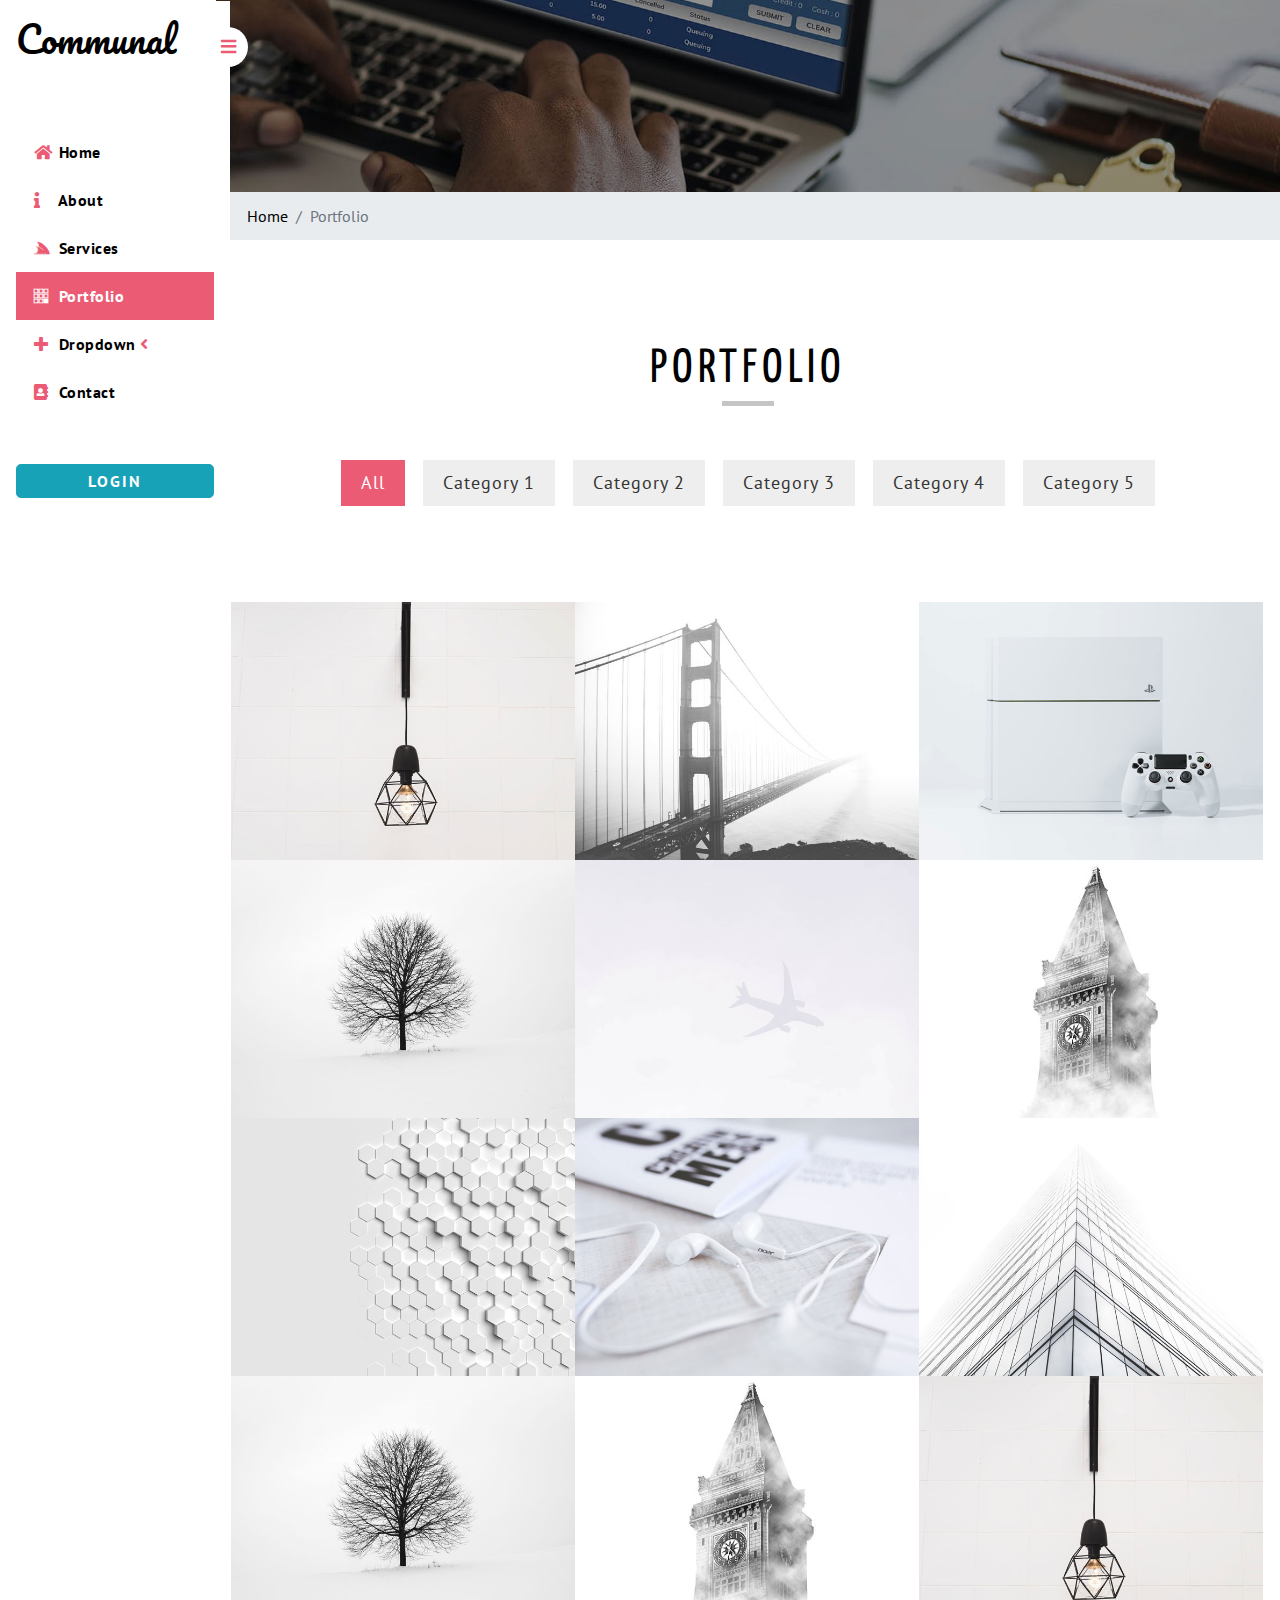
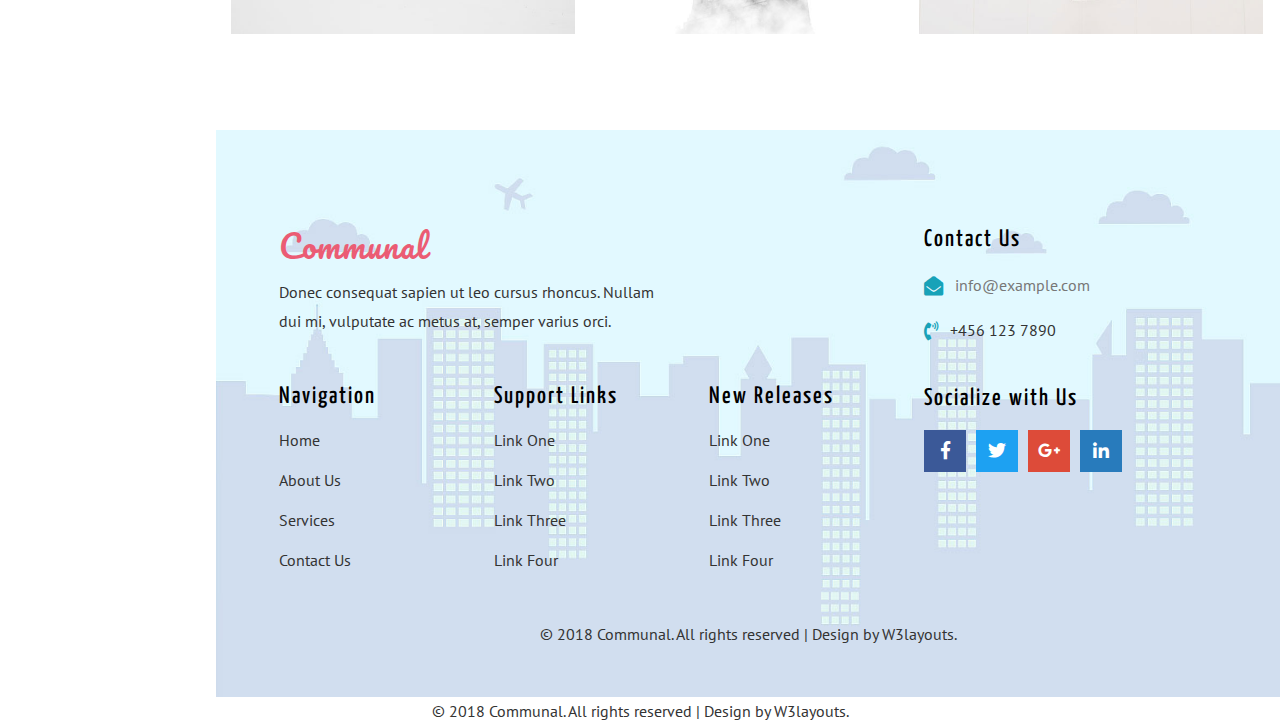
<file: segundo/portfolio.html>
<!--
Author: W3layouts
Author URL: http://w3layouts.com
License: Creative Commons Attribution 3.0 Unported
License URL: http://creativecommons.org/licenses/by/3.0/
-->
<!DOCTYPE HTML>
<html lang="zxx">

<head>
    <title>Communal Corporate Category Flat Bootstrap Responsive Website Template | Home :: w3layouts</title>
    <meta name="viewport" content="width=device-width, initial-scale=1">
    <meta charset="utf-8">
    <meta name="keywords" content="Communal Responsive web template, Bootstrap Web Templates, Flat Web Templates, Android Compatible web template, 
SmartPhone Compatible web template, free WebDesigns for Nokia, Samsung, LG, SonyEricsson, Motorola web design" />
    <script>
        addEventListener("load", function () {
            setTimeout(hideURLbar, 0);
        }, false);

        function hideURLbar() {
            window.scrollTo(0, 1);
        }
    </script>

    <!-- Bootstrap Core CSS -->
    <link href="css/bootstrap.css" rel='stylesheet' type='text/css' />

    <!-- Custom CSS -->
    <link href="css/style.css" rel='stylesheet' type='text/css' />
    <!-- font-awesome icons -->
    <link href="css/fontawesome-all.min.css" rel="stylesheet">
    <!-- //Custom Theme files -->
    <!-- gallery css -->
    <link href="css/prettyPhoto.css" rel="stylesheet" type="text/css" />
    <!-- side nav css file -->
    <link href='css/SidebarNav.min.css' media='all' rel='stylesheet' type='text/css' />
    <!-- //side nav css file -->
   <!-- web fonts -->
    <!-- logo -->
    <link href="https://fonts.googleapis.com/css?family=Pacifico" rel="stylesheet">
    <!-- titles -->
    <link href="//fonts.googleapis.com/css?family=Yanone+Kaffeesatz:200,300,400,700" rel="stylesheet">
    <!-- body -->
    <link href="//fonts.googleapis.com/css?family=PT+Sans:400,400i,700,700i" rel="stylesheet">
    <!--//web fonts-->

</head>

<body class="cbp-spmenu-push">
    <div class="main-content">
        <div class="cbp-spmenu cbp-spmenu-vertical cbp-spmenu-left" id="cbp-spmenu-s1">
            <!--left-fixed -navigation-->
            <aside class="sidebar-left">
                <h1>
                    <a href="index.html" class="logo">
                        communal
                    </a>
                </h1>
                <ul class="sidebar-menu">
                    <li class="treeview">
                        <a href="index.html">
                            <i class="fas fa-home"></i>
                            <span>Home</span>
                        </a>
                    </li>
                    <li class="treeview">
                        <a href="about.html">
                            <i class="fas fa-info"></i>
                            <span>About</span>
                        </a>
                    </li>
                    <li class="treeview">
                        <a href="services.html">
                            <i class="fab fa-servicestack"></i>
                            <span>Services</span>
                        </a>
                    </li>
                    <li class="treeview active">
                        <a href="portfolio.html">
                            <i class="fab fa-buromobelexperte"></i>
                            <span>Portfolio</span>
                        </a>
                    </li>
                    <li class="treeview">
                        <a href="#">
                            <i class="fas fa-plus"></i>
                            <span>Dropdown</span>
                            <i class="fa fa-angle-left pull-right"></i>
                        </a>
                        <ul class="treeview-menu">
                            <li>
                                <a href="team.html">
                                    <i class="fa fa-angle-right"></i>Team</a>
                            </li>
                            <li>
                                <a href="testi.html">
                                    <i class="fa fa-angle-right"></i>Testimonials</a>
                            </li>
                            <li>
                                <a href="typo.html">
                                    <i class="fa fa-angle-right"></i>Typography</a>
                            </li>

                        </ul>
                    </li>
                    <li class="treeview">
                        <a href="contact.html">
                            <i class="fas fa-address-book"></i>
                            <span>Contact</span>
                        </a>
                    </li>
                </ul>
                <button type="button" class="btn btn-info btn-lg btn-block mt-5 w3ls-btn p-1 text-uppercase font-weight-bold" data-toggle="modal"
                    aria-pressed="false" data-target="#exampleModal">
                    Login
                </button>
            </aside>
        </div>
    </div>
    <!--left-fixed -navigation-->
    <!-- header-starts -->
    <header class="header-section">
        <div class="header-left  clearfix">
            <!--logo start-->
            <div class="brand">
                <button id="showLeftPush">
                    <i class="fas fa-bars"></i>
                </button>
            </div>
            <!--logo end-->
        </div>
        <div class="header-right">
        </div>
    </header>
    <!-- //header-ends -->
    <!-- main content start-->
    <div id="page-wrapper">
        <!-- inner banner -->
        <div class="inner-banner">
        </div>
        <!-- //inner banner -->
        <!-- breadcrumbs -->
        <div class="inner-bc">
            <div class="container">
                <nav aria-label="breadcrumb">
                    <ol class="breadcrumb">
                        <li class="breadcrumb-item">
                            <a href="index.html">Home</a>
                        </li>
                        <li class="breadcrumb-item active" aria-current="page">Portfolio</li>
                    </ol>
                </nav>
            </div>
        </div>
        <!-- //breadcrumbs -->
        <!--gallery  -->
        <section class="wthree-row py-md-5 py-3">
            <div class="container-fluid py-md-5 py-4">
                <div class="pb-sm-5 pb-3 bg-pricemain text-center">
                    <h3 class="agile-title text-uppercase">portfolio</h3>
                    <span class="w3-line"></span>
                </div>
                <ul class="portfolio-categ filter pb-5 mb-md-5 mb-3 text-center">
                    <li class="port-filter all active">
                        <a href="#">All</a>
                    </li>
                    <li class="cat-item-1">
                        <a href="#" title="Category 1">category 1</a>
                    </li>
                    <li class="cat-item-2">
                        <a href="#" title="Category 2">category 2</a>
                    </li>
                    <li class="cat-item-3">
                        <a href="#" title="Category 3">category 3</a>
                    </li>
                    <li class="cat-item-4">
                        <a href="#" title="Category 4">category 4</a>
                    </li>
                    <li class="cat-item-5">
                        <a href="#" title="Category 4">category 5</a>
                    </li>
                </ul>
                <ul class="portfolio-area clearfix">
                    <li class="portfolio-item2" data-id="id-0" data-type="cat-item-4">
                        <span class="image-block img-hover">
                            <a class="image-zoom" href="images/g1.jpg" data-gal="prettyPhoto[gallery]">
                                <img src="images/g1.jpg" class="img-fluid w3layouts agileits" alt="Communal">
                            </a>
                        </span>
                    </li>
                    <li class="portfolio-item2" data-id="id-1" data-type="cat-item-2">
                        <span class="image-block">
                            <a class="image-zoom" href="images/g2.jpg" data-gal="prettyPhoto[gallery]">
                                <img src="images/g2.jpg" class="img-fluid w3layouts agileits" alt="Communal">
                            </a>
                        </span>
                    </li>
                    <li class="portfolio-item2" data-id="id-2" data-type="cat-item-1">
                        <span class="image-block">
                            <a class="image-zoom" href="images/g3.jpg" data-gal="prettyPhoto[gallery]">
                                <img src="images/g3.jpg" class="img-fluid w3layouts agileits" alt="Communal">
                            </a>
                        </span>
                    </li>
                    <li class="portfolio-item2" data-id="id-3" data-type="cat-item-4">
                        <span class="image-block">
                            <a class="image-zoom" href="images/g4.jpg" data-gal="prettyPhoto[gallery]">
                                <img src="images/g4.jpg" class="img-fluid w3layouts agileits" alt="Communal">
                            </a>
                        </span>
                    </li>
                    <li class="portfolio-item2" data-id="id-4" data-type="cat-item-3">
                        <span class="image-block">
                            <a class="image-zoom" href="images/g9.jpg" data-gal="prettyPhoto[gallery]">
                                <img src="images/g9.jpg" class="img-fluid w3layouts agileits" alt="Communal">
                            </a>
                        </span>
                    </li>
                    <li class="portfolio-item2" data-id="id-5" data-type="cat-item-2">
                        <span class="image-block">
                            <a class="image-zoom" href="images/g6.jpg" data-gal="prettyPhoto[gallery]">
                                <img src="images/g6.jpg" class="img-fluid w3layouts agileits" alt="Communal">
                            </a>
                        </span>
                    </li>
                    <li class="portfolio-item2" data-id="id-6" data-type="cat-item-1">
                        <span class="image-block">
                            <a class="image-zoom" href="images/g7.jpg" data-gal="prettyPhoto[gallery]">
                                <img src="images/g7.jpg" class="img-fluid w3layouts agileits" alt="Communal">
                            </a>
                        </span>
                    </li>
                    <li class="portfolio-item2" data-id="id-7" data-type="cat-item-1">
                        <span class="image-block">
                            <a class="image-zoom" href="images/g8.jpg" data-gal="prettyPhoto[gallery]">
                                <img src="images/g8.jpg" class="img-fluid w3layouts agileits" alt="Communal">
                            </a>
                        </span>
                    </li>
                    <li class="portfolio-item2" data-id="id-9" data-type="cat-item-5">
                        <span class="image-block">
                            <a class="image-zoom" href="images/g5.jpg" data-gal="prettyPhoto[gallery]">
                                <img src="images/g5.jpg" class="img-fluid w3layouts agileits" alt="Communal">
                            </a>
                        </span>
                    </li>
                    <li class="portfolio-item2" data-id="id-9" data-type="cat-item-5">
                        <span class="image-block">
                            <a class="image-zoom" href="images/g4.jpg" data-gal="prettyPhoto[gallery]">
                                <img src="images/g4.jpg" class="img-fluid w3layouts agileits" alt="Communal">
                            </a>
                        </span>
                    </li>
                    <li class="portfolio-item2" data-id="id-10" data-type="cat-item-5">
                        <span class="image-block">
                            <a class="image-zoom" href="images/g6.jpg" data-gal="prettyPhoto[gallery]">
                                <img src="images/g6.jpg" class="img-fluid w3layouts agileits" alt="Communal">
                            </a>
                        </span>
                    </li>
                    <li class="portfolio-item2" data-id="id-8" data-type="cat-item-1">
                        <span class="image-block">
                            <a class="image-zoom" href="images/g1.jpg" data-gal="prettyPhoto[gallery]">
                                <img src="images/g1.jpg" class="img-fluid w3layouts agileits" alt="Communal">
                            </a>
                        </span>
                    </li>
                </ul>
                <!--end portfolio-area -->
            </div>
            <!-- //gallery container -->
        </section>
        <!-- //gallery -->
        <!-- footer -->
        <div class="footer py-md-5 pt-sm-3 pb-sm-5">
            <div class="container">
                <div class="row p-sm-5 px-3 py-5">
                    <!-- footer grid top -->
                    <div class="col-lg-8">
                        <div class="footer-top">
                            <h2>
                                <a href="index.html">communal
                                </a>
                            </h2>
                            <p class="mt-2">Donec consequat sapien ut leo cursus rhoncus. Nullam dui mi, vulputate ac metus at, semper varius
                                orci.
                            </p>
                        </div>
                        <!-- //footer grid top -->
                        <!-- footer-bottom -->
                        <div class="footer-bottom pt-5">
                            <div class="row">
                                <!-- footer grid1 -->
                                <div class="col-sm-4 footv3-left">
                                    <h3 class="mb-3 w3f_title">Navigation</h3>
                                    <ul class="list-agileits">
                                        <li>
                                            <a href="index.html">
                                                Home
                                            </a>
                                        </li>
                                        <li class="my-3">
                                            <a href="about.html">
                                                About Us
                                            </a>
                                        </li>
                                        <li class="mb-3">
                                            <a href="services.html">
                                                Services
                                            </a>
                                        </li>
                                        <li>
                                            <a href="contact.html">
                                                Contact Us
                                            </a>
                                        </li>
                                    </ul>
                                </div>
                                <!-- //footer grid1 -->
                                <!-- footer grid2 -->
                                <div class="col-sm-4  footv3-left my-sm-0 my-5">
                                    <h3 class="mb-3 w3f_title">Support Links</h3>
                                    <ul class="list-agileits">
                                        <li>
                                            <a href="index.html">
                                                Link One
                                            </a>
                                        </li>
                                        <li class="my-3">
                                            <a href="about.html">
                                                Link Two
                                            </a>
                                        </li>
                                        <li class="mb-3">
                                            <a href="services.html">
                                                Link Three
                                            </a>
                                        </li>
                                        <li>
                                            <a href="contact.html">
                                                Link Four
                                            </a>
                                        </li>
                                    </ul>
                                </div>
                                <!-- //footer grid2 -->
                                <!-- footer grid3 -->
                                <div class="col-sm-4 footv3-left">
                                    <h3 class="w3f_title mb-3">New Releases</h3>
                                    <ul class="list-agileits">
                                        <li>
                                            <a href="index.html">
                                                Link One
                                            </a>
                                        </li>
                                        <li class="my-3">
                                            <a href="about.html">
                                                Link Two
                                            </a>
                                        </li>
                                        <li class="mb-3">
                                            <a href="services.html">
                                                Link Three
                                            </a>
                                        </li>
                                        <li>
                                            <a href="contact.html">
                                                Link Four
                                            </a>
                                        </li>
                                    </ul>
                                </div>
                                <!-- //footer grid3 -->
                            </div>
                        </div>
                        <!-- //footer bottom -->
                    </div>
                    <!-- //footer bottom -->
                    <!-- footer right -->
                    <div class="col-lg-4 mt-lg-0 mt-5">
                        <h3 class="mb-3 w3f_title">Contact Us</h3>
                        <div class="fv3-contact">
                            <span class="fas fa-envelope-open mr-2"></span>
                            <p>
                                <a href="mailto:example@email.com">info@example.com</a>
                            </p>
                        </div>
                        <div class="fv3-contact my-3">
                            <span class="fas fa-phone-volume mr-2"></span>
                            <p>+456 123 7890</p>
                        </div>
                        <div class="footerv2-w3ls pt-4">
                            <h3 class="w3f_title">Socialize with Us</h3>
                            <ul class="social-iconsv2 agileinfo pt-3">
                                <li>
                                    <a href="#">
                                        <i class="fab fa-facebook-f"></i>
                                    </a>
                                </li>
                                <li>
                                    <a href="#">
                                        <i class="fab fa-twitter"></i>
                                    </a>
                                </li>
                                <li>
                                    <a href="#">
                                        <i class="fab fa-google-plus-g"></i>
                                    </a>
                                </li>
                                <li>
                                    <a href="#">
                                        <i class="fab fa-linkedin-in"></i>
                                    </a>
                                </li>
                            </ul>
                        </div>
                    </div>
                    <!-- //footer right -->
                </div>
                <!-- //footer row -->
            </div>
            <!-- copyright -->
            <div class="cpy-right text-center pb-sm-0 pb-5">
                <p>© 2018 Communal. All rights reserved | Design by
                    <a href="http://w3layouts.com"> W3layouts.</a>
                </p>
            </div>
            <!-- //copyright -->
            <!-- //footer container -->
        </div>
        <!-- //footer -->
        <!-- login and register modal -->
        <div class="modal fade" id="exampleModal" tabindex="-1" role="dialog" aria-labelledby="exampleModalLabel" aria-hidden="true">
            <div class="modal-dialog" role="document">
                <div class="modal-content">
                    <div class="modal-header">
                        <h5 class="modal-title" id="exampleModalLabel">Login</h5>
                        <button type="button" class="close" data-dismiss="modal" aria-label="Close">
                            <span aria-hidden="true">&times;</span>
                        </button>
                    </div>
                    <div class="modal-body">
                        <img src="images/modal.jpg" alt="" class="img-fluid" />
                        <form action="#" method="post" class="p-3">
                            <div class="form-group">
                                <label for="recipient-name" class="col-form-label">Username</label>
                                <input type="text" class="form-control" placeholder=" " name="Name" id="recipient-name" required="">
                            </div>
                            <div class="form-group">
                                <label for="password" class="col-form-label">Password</label>
                                <input type="password" class="form-control" placeholder=" " name="Password" id="password" required="">
                            </div>
                            <div class="right-w3l">
                                <input type="submit" class="form-control" value="Login">
                            </div>
                            <div class="row sub-w3l my-3">
                                <div class="col sub-agile">
                                    <input type="checkbox" id="brand1" value="">
                                    <label for="brand1" class="text-dark">
                                        <span></span>Remember me?</label>
                                </div>
                                <div class="col forgot-w3l text-right">
                                    <a href="#" class="text-dark">Forgot Password?</a>
                                </div>
                            </div>
                            <p class="text-center dont-do">Don't have an account?
                                <a href="#" data-toggle="modal" data-target="#exampleModal1" class="text-dark">
                                    Register Now</a>
                            </p>
                        </form>
                    </div>
                </div>
            </div>
        </div>
        <div class="modal fade" id="exampleModal1" tabindex="-1" role="dialog" aria-labelledby="exampleModalLabel1" aria-hidden="true">
            <div class="modal-dialog" role="document">
                <div class="modal-content">
                    <div class="modal-header">
                        <h5 class="modal-title" id="exampleModalLabel1">Register</h5>
                        <button type="button" class="close" data-dismiss="modal" aria-label="Close">
                            <span aria-hidden="true">&times;</span>
                        </button>
                    </div>
                    <div class="modal-body">
                        <img src="images/modal.jpg" alt="" class="img-fluid" />
                        <form action="#" method="post" class="p-3">
                            <div class="form-group">
                                <label for="recipient-name" class="col-form-label">Username</label>
                                <input type="text" class="form-control" placeholder=" " name="Name" id="recipient-rname" required="">
                            </div>
                            <div class="form-group">
                                <label for="recipient-email" class="col-form-label">Email</label>
                                <input type="email" class="form-control" placeholder=" " name="Email" id="recipient-email" required="">
                            </div>
                            <div class="form-group">
                                <label for="password1" class="col-form-label">Password</label>
                                <input type="password" class="form-control" placeholder=" " name="Password" id="password1" required="">
                            </div>
                            <div class="form-group">
                                <label for="password2" class="col-form-label">Confirm Password</label>
                                <input type="password" class="form-control" placeholder=" " name="Confirm Password" id="password2" required="">
                            </div>
                            <div class="sub-w3l">
                                <div class="sub-agile">
                                    <input type="checkbox" id="brand2" value="">
                                    <label for="brand2" class="mb-3 text-dark">
                                        <span></span>I Accept to the Terms & Conditions</label>
                                </div>
                            </div>
                            <div class="right-w3l">
                                <input type="submit" class="form-control" value="Register">
                            </div>
                        </form>
                    </div>
                </div>
            </div>
        </div>
        <!-- //login and register modal -->
    </div>
    <!-- copyright -->
    <div class="cpy-right text-center pb-sm-0 pb-5">
        <p>© 2018 Communal. All rights reserved | Design by
            <a href="http://w3layouts.com"> W3layouts.</a>
        </p>
    </div>
    <!-- //copyright -->
    <!-- //footer container -->
    <!-- //page wrapper -->
    <!-- js-->
    <script src="js/jquery-2.2.3.min.js"></script>
    <!-- js-->

    <!-- for toggle left push menu script -->
    <script src="js/classie.js "></script>
    <script>
        var menuLeft = document.getElementById('cbp-spmenu-s1'),
            showLeftPush = document.getElementById('showLeftPush'),
            body = document.body;

        showLeftPush.onclick = function () {
            classie.toggle(this, 'active');
            classie.toggle(body, 'cbp-spmenu-push-toright');
            classie.toggle(menuLeft, 'cbp-spmenu-open');
            disableOther('showLeftPush');
        };


        function disableOther(button) {
            if (button !== 'showLeftPush') {
                classie.toggle(showLeftPush, 'disabled');
            }
        }
    </script>
    <!-- //Classie -->
    <!-- //for toggle left push menu script -->
    <!-- side nav js -->
    <script src='js/SidebarNav.min.js'></script>
    <script>
        $('.sidebar-menu').SidebarNav()
    </script>
    <!-- //side nav js -->
     <!-- script for password match -->
     <script>
        window.onload = function () {
            document.getElementById("password1").onchange = validatePassword;
            document.getElementById("password2").onchange = validatePassword;
        }

        function validatePassword() {
            var pass2 = document.getElementById("password2").value;
            var pass1 = document.getElementById("password1").value;
            if (pass1 != pass2)
                document.getElementById("password2").setCustomValidity("Passwords Don't Match");
            else
                document.getElementById("password2").setCustomValidity('');
            //empty string means no validation error
        }
    </script>
    <!-- script for password match -->
    <!-- start-smooth-scrolling -->
    <script src="js/move-top.js "></script>
    <script src="js/easing.js "></script>
    <script>
        jQuery(document).ready(function ($) {
            $(".scroll ").click(function (event) {
                event.preventDefault();

                $('html,body').animate({
                    scrollTop: $(this.hash).offset().top
                }, 1000);
            });
        });
    </script>
    <!-- //end-smooth-scrolling -->
    <!-- smooth-scrolling-of-move-up -->
    <script>
        $(document).ready(function () {
            /*
             var defaults = {
                 containerID: 'toTop', // fading element id
                 containerHoverID: 'toTopHover', // fading element hover id
                 scrollSpeed: 1200,
                 easingType: 'linear' 
             };
             */

            $().UItoTop({
                easingType: 'easeOutQuart'
            });

        });
    </script>
    <script src="js/SmoothScroll.min.js "></script>
    <!-- //smooth-scrolling-of-move-up -->
    <!-- Bootstrap Core JavaScript -->
    <script src="js/bootstrap.js ">
    </script>
    <!-- //Bootstrap Core JavaScript -->

    <!-- jQuery-Photo-filter-lightbox-Gallery-plugin -->
    <script src="js/jquery-1.7.2.js"></script>
    <script src="js/jquery.quicksand.js"></script>
    <script src="js/script.js"></script>
    <script src="js/jquery.prettyPhoto.js"></script>
    <!-- //jQuery-Photo-filter-lightbox-Gallery-plugin -->

    <!-- Bootstrap Core JavaScript -->
    <script src="js/bootstrap.js">
    </script>
    <!-- //Bootstrap Core JavaScript -->

</body>

</html>
</file>
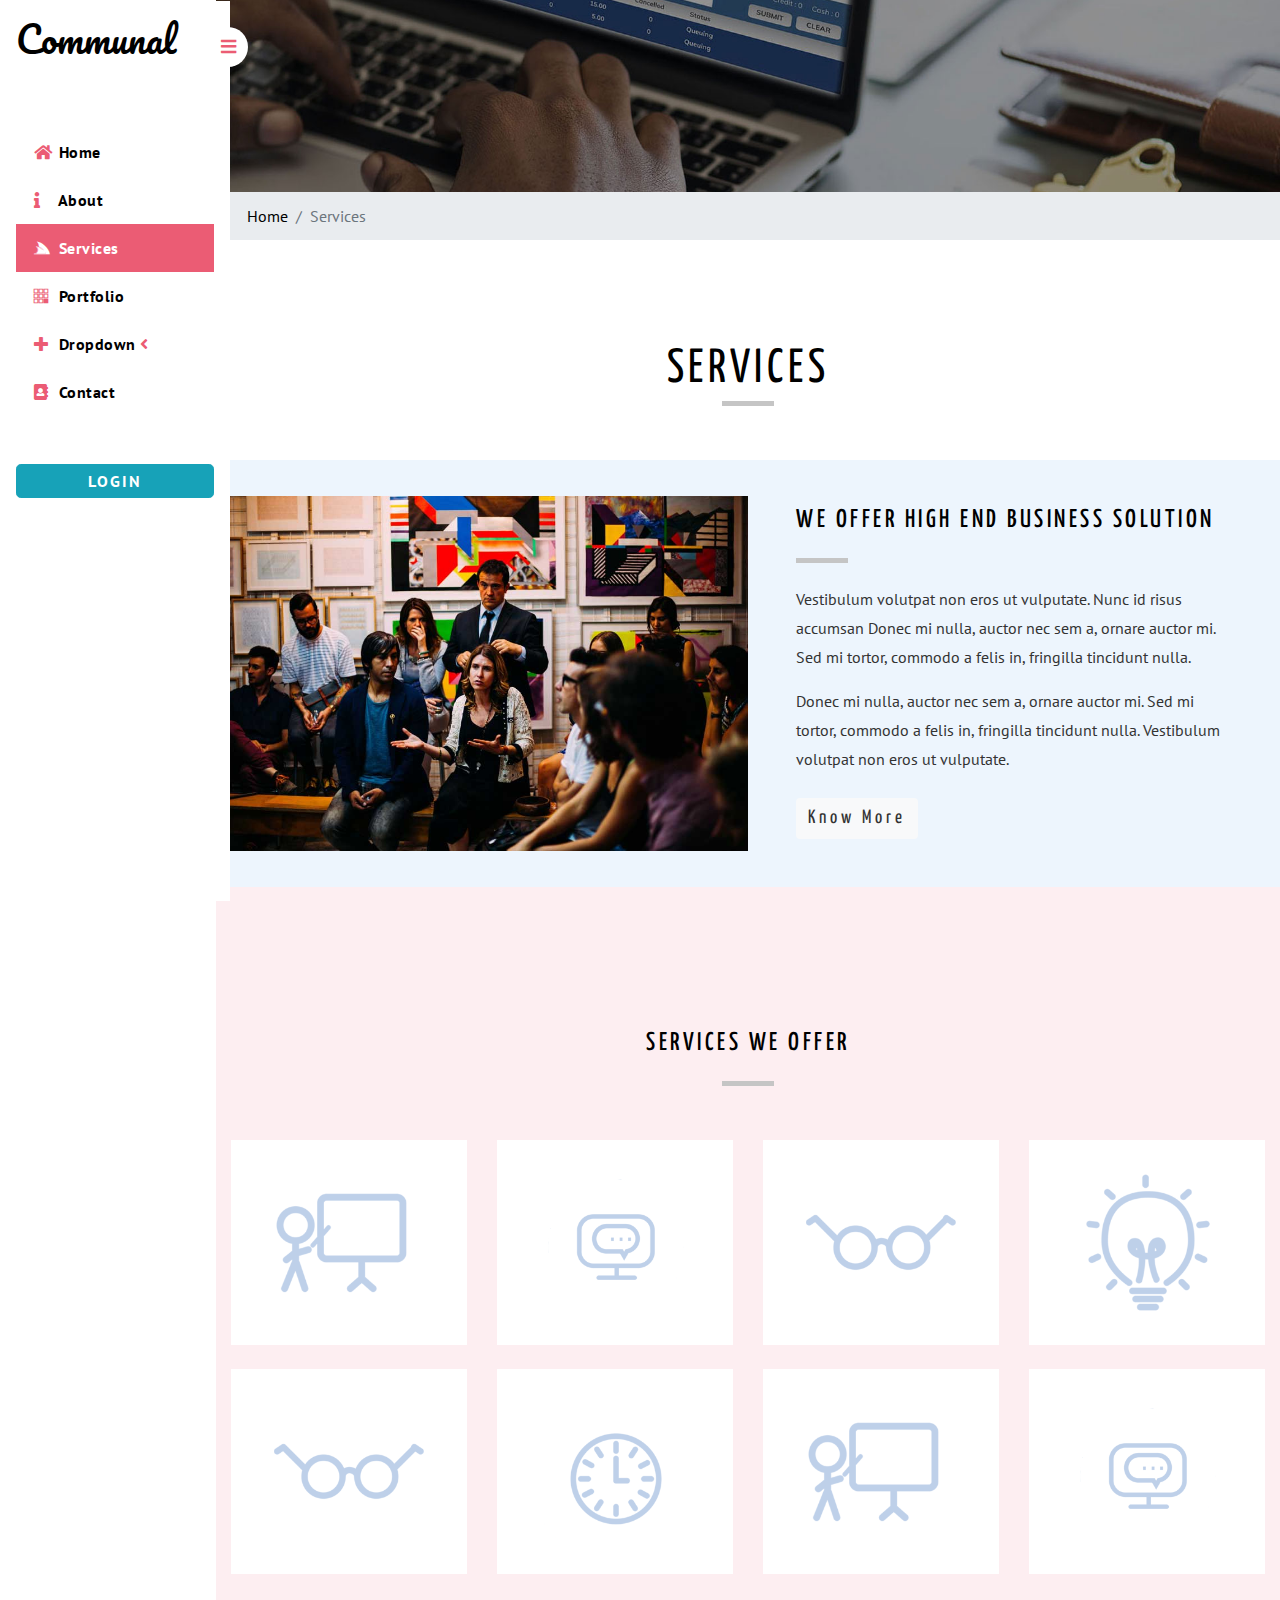
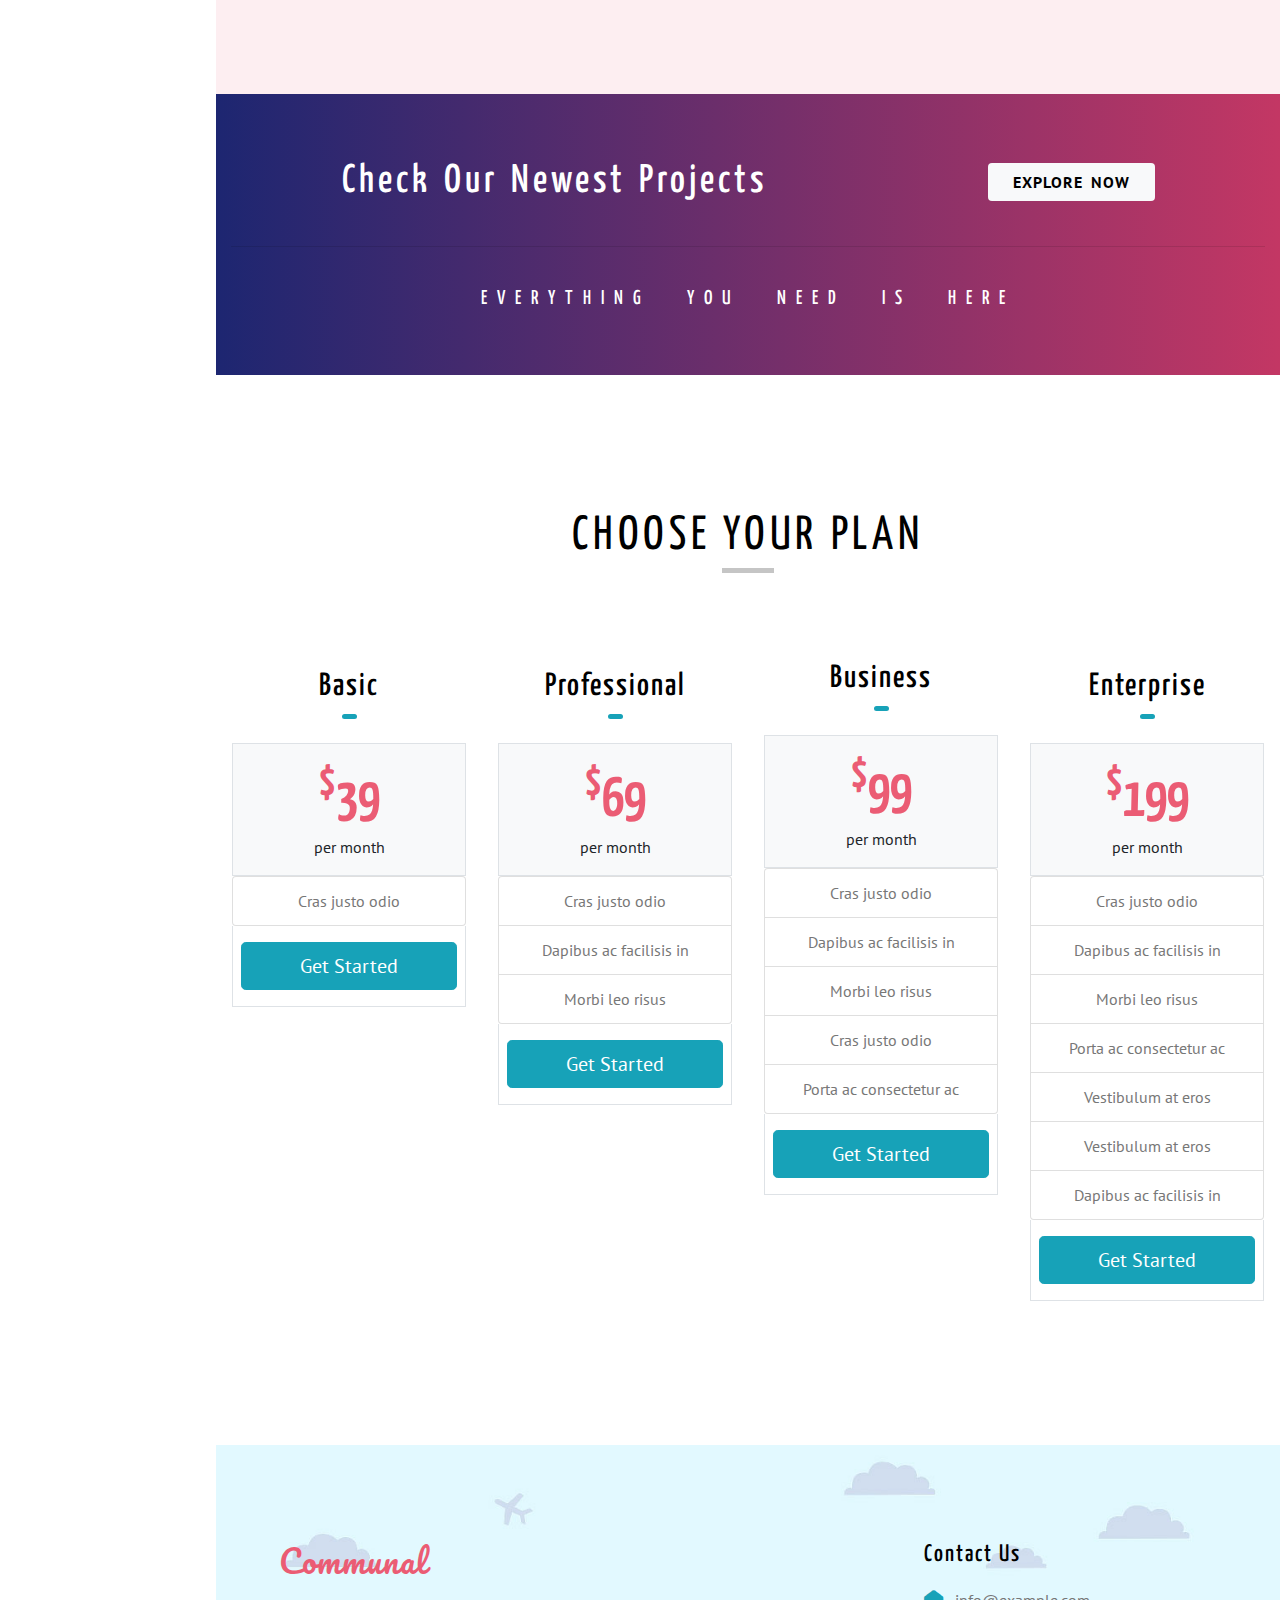
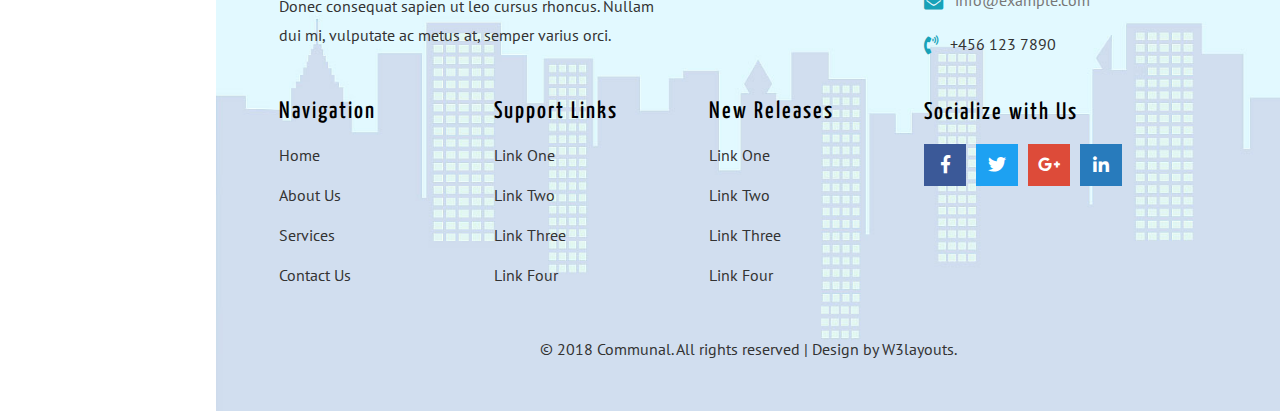
<file: segundo/services.html>
<!--
Author: W3layouts
Author URL: http://w3layouts.com
License: Creative Commons Attribution 3.0 Unported
License URL: http://creativecommons.org/licenses/by/3.0/
-->
<!DOCTYPE HTML>
<html lang="zxx">

<head>
    <title>Communal Corporate Category Flat Bootstrap Responsive Website Template | Services :: w3layouts</title>
    <meta name="viewport" content="width=device-width, initial-scale=1">
    <meta charset="utf-8">
    <meta name="keywords" content="Communal Responsive web template, Bootstrap Web Templates, Flat Web Templates, Android Compatible web template, 
SmartPhone Compatible web template, free WebDesigns for Nokia, Samsung, LG, SonyEricsson, Motorola web design" />
    <script>
        addEventListener("load", function () {
            setTimeout(hideURLbar, 0);
        }, false);

        function hideURLbar() {
            window.scrollTo(0, 1);
        }
    </script>

    <!-- Bootstrap Core CSS -->
    <link href="css/bootstrap.css" rel='stylesheet' type='text/css' />

    <!-- Custom CSS -->
    <link href="css/style.css" rel='stylesheet' type='text/css' />
    <!-- font-awesome icons -->
    <link href="css/fontawesome-all.min.css" rel="stylesheet">
    <!-- //Custom Theme files -->

    <!-- side nav css file -->
    <link href='css/SidebarNav.min.css' media='all' rel='stylesheet' type='text/css' />
    <!-- //side nav css file -->
    <!-- web fonts -->
    <!-- logo -->
    <link href="https://fonts.googleapis.com/css?family=Pacifico" rel="stylesheet">
    <!-- titles -->
    <link href="//fonts.googleapis.com/css?family=Yanone+Kaffeesatz:200,300,400,700" rel="stylesheet">
    <!-- body -->
    <link href="//fonts.googleapis.com/css?family=PT+Sans:400,400i,700,700i" rel="stylesheet">
    <!-- //webfonts -->

</head>

<body class="cbp-spmenu-push">
    <div class="main-content">
        <div class="cbp-spmenu cbp-spmenu-vertical cbp-spmenu-left" id="cbp-spmenu-s1">
            <!--left-fixed -navigation-->
            <aside class="sidebar-left">
                <h1>
                    <a href="index.html" class="logo">
                        communal
                    </a>
                </h1>
                <ul class="sidebar-menu">
                    <li class="treeview">
                        <a href="index.html">
                            <i class="fas fa-home"></i>
                            <span>Home</span>
                        </a>
                    </li>
                    <li class="treeview">
                        <a href="about.html">
                            <i class="fas fa-info"></i>
                            <span>About</span>
                        </a>
                    </li>
                    <li class="treeview active">
                        <a href="services.html">
                            <i class="fab fa-servicestack"></i>
                            <span>Services</span>
                        </a>
                    </li>
                    <li class="treeview">
                        <a href="portfolio.html">
                            <i class="fab fa-buromobelexperte"></i>
                            <span>Portfolio</span>
                        </a>
                    </li>
                    <li class="treeview">
                        <a href="#">
                            <i class="fas fa-plus"></i>
                            <span>Dropdown</span>
                            <i class="fa fa-angle-left pull-right"></i>
                        </a>
                        <ul class="treeview-menu">
                            <li>
                                <a href="team.html">
                                    <i class="fa fa-angle-right"></i>Team</a>
                            </li>
                            <li>
                                <a href="testi.html">
                                    <i class="fa fa-angle-right"></i>Testimonials</a>
                            </li>
                            <li>
                                <a href="typo.html">
                                    <i class="fa fa-angle-right"></i>Typography</a>
                            </li>

                        </ul>
                    </li>
                    <li class="treeview">
                        <a href="contact.html">
                            <i class="fas fa-address-book"></i>
                            <span>Contact</span>
                        </a>
                    </li>

                </ul>
                <button type="button" class="btn btn-info btn-lg btn-block mt-5 w3ls-btn p-1 text-uppercase font-weight-bold" data-toggle="modal"
                    aria-pressed="false" data-target="#exampleModal">
                    Login
                </button>
            </aside>
        </div>
    </div>
    <!--left-fixed -navigation-->
    <!-- header-starts -->
    <header class="header-section">
        <div class="header-left  clearfix">
            <!--logo start-->
            <div class="brand">
                <button id="showLeftPush">
                    <i class="fas fa-bars"></i>
                </button>
            </div>
            <!--logo end-->
        </div>
        <div class="header-right">
        </div>
    </header>
    <!-- //header-ends -->
    <!-- main content start-->
    <div id="page-wrapper">
        <!-- inner banner -->
        <div class="inner-banner">
        </div>
        <!-- //inner banner -->
        <!-- breadcrumbs -->
        <div class="inner-bc">
            <div class="container">
                <nav aria-label="breadcrumb">
                    <ol class="breadcrumb">
                        <li class="breadcrumb-item">
                            <a href="index.html">Home</a>
                        </li>
                        <li class="breadcrumb-item active  text-capitalize" aria-current="page">services</li>
                    </ol>
                </nav>
            </div>
        </div>
        <!-- //breadcrumbs -->
        <!-- services -->
        <!-- about-bottom -->
        <section class="wthree-row pt-md-5 pt-0">
            <div class="py-sm-5 pt-3 pb-4 bg-pricemain text-center">
                <h3 class="agile-title text-uppercase">services</h3>
                <span class="w3-line"></span>
            </div>
            <div class="row justify-content-center align-items-center no-gutters abbot-main">
                <div class="col-lg-6 p-0">
                    <img src="images/s1.jpg" class="img-fluid" alt="" />
                </div>
                <div class="col-lg-6 p-0 abbot-right">
                    <div class="card">
                        <div class="card-body px-sm-5 py-5 px-4">
                            <h3 class="stat-title card-title align-self-center">we offer high end business solution</h3>
                            <span class="w3-line"></span>
                            <p class="card-text align-self-center my-3">
                                Vestibulum volutpat non eros ut vulputate. Nunc id risus accumsan Donec mi nulla, auctor nec sem a, ornare auctor mi. Sed
                                mi tortor, commodo a felis in, fringilla tincidunt nulla.</p>
                            <p class="card-text align-self-center mb-4">Donec mi nulla, auctor nec sem a, ornare auctor mi. Sed mi tortor, commodo a felis in, fringilla
                                tincidunt nulla. Vestibulum volutpat non eros ut vulputate.</p>
                            <a href="#serv-bot" class="btn btn-primary abt_card_btn bg-light scroll">Know More</a>
                        </div>
                    </div>
                </div>
            </div>
        </section>
        <!-- //about bottom -->
        <section class="wthree-row py-lg-5 services-bg" id="serv-bot">
            <div class="container py-5">
                <div class="py-lg-5 pb-5 bg-pricemain text-center">
                    <h3 class="stat-title card-title align-self-center">services we offer</h3>
                    <span class="w3-line"></span>
                </div>
                <div class="row">
                    <div class="col-md-3 col-6 text-center">
                        <div class="wthree_s1">
                            <a href="" data-toggle="modal" data-target="#services">
                                <img src="images/a1.png" alt="" class="img-fluid">
                            </a>
                        </div>
                    </div>
                    <div class="col-md-3 col-6 text-center">
                        <div class="wthree_s1">
                            <a href="" data-toggle="modal" data-target="#services">
                                <img src="images/a2.png" alt="" class="img-fluid">
                            </a>
                        </div>
                    </div>
                    <div class="col-md-3 col-6 text-center mt-md-0 mt-4">
                        <div class="wthree_s1">
                            <a href="" data-toggle="modal" data-target="#services">
                                <img src="images/a5.png" alt="" class="img-fluid">
                            </a>
                        </div>
                    </div>
                    <div class="col-md-3 col-6 text-center mt-md-0 mt-4">
                        <div class="wthree_s1">
                            <a href="" data-toggle="modal" data-target="#services">
                                <img src="images/a4.png" alt="" class="img-fluid">
                            </a>
                        </div>
                    </div>
                </div>
                <div class="row mt-4 pb-4">
                    <div class="col-md-3 col-6 text-center">
                        <div class="wthree_s1">
                            <a href="" data-toggle="modal" data-target="#services">
                                <img src="images/a5.png" alt="" class="img-fluid">
                            </a>
                        </div>
                    </div>
                    <div class="col-md-3 col-6 text-center">
                        <div class="wthree_s1">
                            <a href="" data-toggle="modal" data-target="#services">
                                <img src="images/a6.png" alt="" class="img-fluid">
                            </a>
                        </div>
                    </div>
                    <div class="col-md-3 col-6 text-center  mt-md-0 mt-4">
                        <div class="wthree_s1">
                            <a href="" data-toggle="modal" data-target="#services">
                                <img src="images/a1.png" alt="" class="img-fluid">
                            </a>
                        </div>
                    </div>
                    <div class="col-md-3 col-6 text-center  mt-md-0 mt-4">
                        <div class="wthree_s1">
                            <a href="" data-toggle="modal" data-target="#services">
                                <img src="images/a2.png" alt="" class="img-fluid">
                            </a>
                        </div>
                    </div>
                </div>
            </div>
            <!-- sertvices Modal -->
            <div class="modal fade" id="services">
                <div class="modal-dialog modal-md">
                    <div class="modal-content">
                        <!-- Modal Header -->
                        <div class="modal-header w3serv_modal">
                            <h4 class="modal-title">Communal</h4>
                            <button type="button" class="close" data-dismiss="modal">&times;</button>
                        </div>
                        <!-- Modal body -->
                        <div class="modal-body">
                            <img src="images/banner.jpg" class="img-fluid" alt="" />
                        </div>
                    </div>
                </div>
            </div>
            <!-- //services modal -->
        </section>
        <!--//services  -->
        <!-- services bottom -->
        <div class="serv_bottom py-5">
            <div class="container py-sm-3">
                <div class="d-sm-flex justify-content-around pb-4">
                    <h4 class="agile-ser_bot text-capitalize text-white">check our newest projects</h4>
                    <a href="portfolio.html" class="text-uppercase serv_link align-self-center bg-light btn px-sm-4 px-2">explore now</a>
                </div>
                <hr>
                <h5 class="text-center text-uppercase text-white pt-4">everything you need is here</h5>
            </div>
        </div>
        <!-- //services bottom -->
        <!-- pricing -->
        <section class="wthree-row py-5">
            <div class="container py-md-5 py-3">
                <div class="py-lg-5 bg-pricemain text-center">
                    <h3 class="agile-title text-uppercase">choose your plan</h3>
                    <span class="w3-line"></span>
                </div>
                <div class="row pb-sm-5">
                    <div class="col-lg-3 col-md-4 text-center mt-md-2 pb-0 pt-3 px-3 agile-pricegrid">
                        <div class="bg-price py-3 rounded-top text-center">
                            <h4>Basic</h4>
                            <span class="mx-auto my-2"></span>
                        </div>
                        <div class="border p-3 bg-light">
                            <h5 class="pt-2">
                                <sup>$</sup>39</h5>
                            <span>per month</span>
                        </div>
                        <ul class="list-group">
                            <li class="list-group-item">Cras justo odio</li>
                        </ul>
                        <div class="border border-top-0 py-3 px-2">
                            <button type="button" class="btn btn-info btn-lg btn-block" data-toggle="modal" aria-pressed="false" data-target="#exampleModal">Get Started</button>
                        </div>
                    </div>
                    <div class="col-lg-3 col-md-4 text-center mt-md-2 my-5 pb-0 pt-3 px-3 agile-pricegrid">
                        <div class="bg-price py-3 rounded-top text-center">
                            <h4>Professional</h4>
                            <span class="mx-auto my-2"></span>
                        </div>
                        <div class="border p-3 bg-light">
                            <h5 class="pt-2">
                                <sup>$</sup>69</h5>
                            <span>per month</span>
                        </div>
                        <ul class="list-group">
                            <li class="list-group-item">Cras justo odio</li>
                            <li class="list-group-item">Dapibus ac facilisis in</li>
                            <li class="list-group-item">Morbi leo risus</li>
                        </ul>
                        <div class="border border-top-0 py-3 px-2">
                            <button type="button" class="btn btn-info btn-lg btn-block" data-toggle="modal" aria-pressed="false" data-target="#exampleModal">Get Started</button>
                        </div>
                    </div>
                    <div class="col-lg-3 col-md-4 text-center p-3  mb-md-5  agile-pricegrid">
                        <div class="bg-price py-3 rounded-top text-center">
                            <h4>Business</h4>
                            <span class="mx-auto my-2"></span>
                        </div>
                        <div class="border p-3 bg-light">
                            <h5 class="pt-2">
                                <sup>$</sup>99</h5>
                            <span>per month</span>
                        </div>
                        <ul class="list-group">
                            <li class="list-group-item">Cras justo odio</li>
                            <li class="list-group-item">Dapibus ac facilisis in</li>
                            <li class="list-group-item">Morbi leo risus</li>
                            <li class="list-group-item">Cras justo odio</li>
                            <li class="list-group-item">Porta ac consectetur ac</li>
                        </ul>
                        <div class="border border-top-0 py-3 px-2">
                            <button type="button" class="btn btn-info btn-lg btn-block" data-toggle="modal" aria-pressed="false" data-target="#exampleModal">Get Started</button>
                        </div>
                    </div>
                    <div class="col-lg-3 col-md-4 text-center mt-md-2 mt-5 pb-0 pt-3 px-3 agile-pricegrid">
                        <div class="bg-price py-3 rounded-top text-center">
                            <h4>Enterprise</h4>
                            <span class="mx-auto my-2"></span>
                        </div>
                        <div class="border p-3 bg-light">
                            <h5 class="pt-2">
                                <sup>$</sup>199</h5>
                            <span>per month</span>
                        </div>
                        <ul class="list-group">
                            <li class="list-group-item">Cras justo odio</li>
                            <li class="list-group-item">Dapibus ac facilisis in</li>
                            <li class="list-group-item">Morbi leo risus</li>
                            <li class="list-group-item">Porta ac consectetur ac</li>
                            <li class="list-group-item">Vestibulum at eros</li>
                            <li class="list-group-item">Vestibulum at eros</li>
                            <li class="list-group-item">Dapibus ac facilisis in</li>
                        </ul>
                        <div class="border border-top-0 py-3 px-2">
                            <button type="button" class="btn btn-info btn-lg btn-block" data-toggle="modal" aria-pressed="false" data-target="#exampleModal">Get Started</button>
                        </div>
                    </div>
                </div>
            </div>
        </section>
        <!-- //pricing -->
        <!-- footer -->
        <div class="footer py-md-5 pt-sm-3 pb-sm-5">
            <div class="container">
                <div class="row p-sm-5 px-3 py-5">
                    <!-- footer grid top -->
                    <div class="col-lg-8">
                        <div class="footer-top">
                            <h2>
                                <a href="index.html">communal
                                </a>
                            </h2>
                            <p class="mt-2">Donec consequat sapien ut leo cursus rhoncus. Nullam dui mi, vulputate ac metus at, semper varius
                                orci.
                            </p>
                        </div>
                        <!-- //footer grid top -->
                        <!-- footer-bottom -->
                        <div class="footer-bottom pt-5">
                            <div class="row">
                                <!-- footer grid1 -->
                                <div class="col-sm-4 footv3-left">
                                    <h3 class="mb-3 w3f_title">Navigation</h3>
                                    <ul class="list-agileits">
                                        <li>
                                            <a href="index.html">
                                                Home
                                            </a>
                                        </li>
                                        <li class="my-3">
                                            <a href="about.html">
                                                About Us
                                            </a>
                                        </li>
                                        <li class="mb-3">
                                            <a href="services.html">
                                                Services
                                            </a>
                                        </li>
                                        <li>
                                            <a href="contact.html">
                                                Contact Us
                                            </a>
                                        </li>
                                    </ul>
                                </div>
                                <!-- //footer grid1 -->
                                <!-- footer grid2 -->
                                <div class="col-sm-4  footv3-left my-sm-0 my-5">
                                    <h3 class="mb-3 w3f_title">Support Links</h3>
                                    <ul class="list-agileits">
                                        <li>
                                            <a href="index.html">
                                                Link One
                                            </a>
                                        </li>
                                        <li class="my-3">
                                            <a href="about.html">
                                                Link Two
                                            </a>
                                        </li>
                                        <li class="mb-3">
                                            <a href="services.html">
                                                Link Three
                                            </a>
                                        </li>
                                        <li>
                                            <a href="contact.html">
                                                Link Four
                                            </a>
                                        </li>
                                    </ul>
                                </div>
                                <!-- //footer grid2 -->
                                <!-- footer grid3 -->
                                <div class="col-sm-4 footv3-left">
                                    <h3 class="w3f_title mb-3">New Releases</h3>
                                    <ul class="list-agileits">
                                        <li>
                                            <a href="index.html">
                                                Link One
                                            </a>
                                        </li>
                                        <li class="my-3">
                                            <a href="about.html">
                                                Link Two
                                            </a>
                                        </li>
                                        <li class="mb-3">
                                            <a href="services.html">
                                                Link Three
                                            </a>
                                        </li>
                                        <li>
                                            <a href="contact.html">
                                                Link Four
                                            </a>
                                        </li>
                                    </ul>
                                </div>
                                <!-- //footer grid3 -->
                            </div>
                        </div>
                        <!-- //footer bottom -->
                    </div>
                    <!-- //footer bottom -->
                    <!-- footer right -->
                    <div class="col-lg-4 mt-lg-0 mt-5">
                        <h3 class="mb-3 w3f_title">Contact Us</h3>
                        <div class="fv3-contact">
                            <span class="fas fa-envelope-open mr-2"></span>
                            <p>
                                <a href="mailto:example@email.com">info@example.com</a>
                            </p>
                        </div>
                        <div class="fv3-contact my-3">
                            <span class="fas fa-phone-volume mr-2"></span>
                            <p>+456 123 7890</p>
                        </div>
                        <div class="footerv2-w3ls pt-4">
                            <h3 class="w3f_title">Socialize with Us</h3>
                            <ul class="social-iconsv2 agileinfo pt-3">
                                <li>
                                    <a href="#">
                                        <i class="fab fa-facebook-f"></i>
                                    </a>
                                </li>
                                <li>
                                    <a href="#">
                                        <i class="fab fa-twitter"></i>
                                    </a>
                                </li>
                                <li>
                                    <a href="#">
                                        <i class="fab fa-google-plus-g"></i>
                                    </a>
                                </li>
                                <li>
                                    <a href="#">
                                        <i class="fab fa-linkedin-in"></i>
                                    </a>
                                </li>
                            </ul>
                        </div>
                    </div>
                    <!-- //footer right -->
                </div>
                <!-- //footer row -->
            </div>
            <!-- copyright -->
            <div class="cpy-right text-center pb-sm-0 pb-5">
                <p>© 2018 Communal. All rights reserved | Design by
                    <a href="http://w3layouts.com"> W3layouts.</a>
                </p>
            </div>
            <!-- //copyright -->
            <!-- //footer container -->
        </div>
        <!-- //footer -->
        <!-- login and register modal -->
        <div class="modal fade" id="exampleModal" tabindex="-1" role="dialog" aria-labelledby="exampleModalLabel" aria-hidden="true">
            <div class="modal-dialog" role="document">
                <div class="modal-content">
                    <div class="modal-header">
                        <h5 class="modal-title" id="exampleModalLabel">Login</h5>
                        <button type="button" class="close" data-dismiss="modal" aria-label="Close">
                            <span aria-hidden="true">&times;</span>
                        </button>
                    </div>
                    <div class="modal-body">
                        <img src="images/modal.jpg" alt="" class="img-fluid" />
                        <form action="#" method="post" class="p-3">
                            <div class="form-group">
                                <label for="recipient-name" class="col-form-label">Username</label>
                                <input type="text" class="form-control" placeholder=" " name="Name" id="recipient-name" required="">
                            </div>
                            <div class="form-group">
                                <label for="password" class="col-form-label">Password</label>
                                <input type="password" class="form-control" placeholder=" " name="Password" id="password" required="">
                            </div>
                            <div class="right-w3l">
                                <input type="submit" class="form-control" value="Login">
                            </div>
                            <div class="row sub-w3l my-3">
                                <div class="col sub-agile">
                                    <input type="checkbox" id="brand1" value="">
                                    <label for="brand1" class="text-dark">
                                        <span></span>Remember me?</label>
                                </div>
                                <div class="col forgot-w3l text-right">
                                    <a href="#" class="text-dark">Forgot Password?</a>
                                </div>
                            </div>
                            <p class="text-center dont-do">Don't have an account?
                                <a href="#" data-toggle="modal" data-target="#exampleModal1" class="text-dark">
                                    Register Now</a>
                            </p>
                        </form>
                    </div>
                </div>
            </div>
        </div>
        <div class="modal fade" id="exampleModal1" tabindex="-1" role="dialog" aria-labelledby="exampleModalLabel1" aria-hidden="true">
            <div class="modal-dialog" role="document">
                <div class="modal-content">
                    <div class="modal-header">
                        <h5 class="modal-title" id="exampleModalLabel1">Register</h5>
                        <button type="button" class="close" data-dismiss="modal" aria-label="Close">
                            <span aria-hidden="true">&times;</span>
                        </button>
                    </div>
                    <div class="modal-body">
                        <img src="images/modal.jpg" alt="" class="img-fluid" />
                        <form action="#" method="post" class="p-3">
                            <div class="form-group">
                                <label for="recipient-name" class="col-form-label">Username</label>
                                <input type="text" class="form-control" placeholder=" " name="Name" id="recipient-rname" required="">
                            </div>
                            <div class="form-group">
                                <label for="recipient-email" class="col-form-label">Email</label>
                                <input type="email" class="form-control" placeholder=" " name="Email" id="recipient-email" required="">
                            </div>
                            <div class="form-group">
                                <label for="password1" class="col-form-label">Password</label>
                                <input type="password" class="form-control" placeholder=" " name="Password" id="password1" required="">
                            </div>
                            <div class="form-group">
                                <label for="password2" class="col-form-label">Confirm Password</label>
                                <input type="password" class="form-control" placeholder=" " name="Confirm Password" id="password2" required="">
                            </div>
                            <div class="sub-w3l">
                                <div class="sub-agile">
                                    <input type="checkbox" id="brand2" value="">
                                    <label for="brand2" class="mb-3 text-dark">
                                        <span></span>I Accept to the Terms & Conditions</label>
                                </div>
                            </div>
                            <div class="right-w3l">
                                <input type="submit" class="form-control" value="Register">
                            </div>
                        </form>
                    </div>
                </div>
            </div>
        </div>
        <!-- //login and register modal -->
    </div>
    <!-- js-->
    <script src="js/jquery-2.2.3.min.js"></script>
    <!-- js-->

    <!-- for toggle left push menu script -->
    <script src="js/classie.js "></script>
    <script>
        var menuLeft = document.getElementById('cbp-spmenu-s1'),
            showLeftPush = document.getElementById('showLeftPush'),
            body = document.body;

        showLeftPush.onclick = function () {
            classie.toggle(this, 'active');
            classie.toggle(body, 'cbp-spmenu-push-toright');
            classie.toggle(menuLeft, 'cbp-spmenu-open');
            disableOther('showLeftPush');
        };


        function disableOther(button) {
            if (button !== 'showLeftPush') {
                classie.toggle(showLeftPush, 'disabled');
            }
        }
    </script>
    <!-- //Classie -->
    <!-- //for toggle left push menu script -->
    <!-- side nav js -->
    <script src='js/SidebarNav.min.js'></script>
    <script>
        $('.sidebar-menu').SidebarNav()
    </script>
    <!-- //side nav js -->
    <!-- script for password match -->
    <script>
        window.onload = function () {
            document.getElementById("password1").onchange = validatePassword;
            document.getElementById("password2").onchange = validatePassword;
        }

        function validatePassword() {
            var pass2 = document.getElementById("password2").value;
            var pass1 = document.getElementById("password1").value;
            if (pass1 != pass2)
                document.getElementById("password2").setCustomValidity("Passwords Don't Match");
            else
                document.getElementById("password2").setCustomValidity('');
            //empty string means no validation error
        }
    </script>
    <!-- script for password match -->
    <!-- start-smooth-scrolling -->
    <script src="js/move-top.js "></script>
    <script src="js/easing.js "></script>
    <script>
        jQuery(document).ready(function ($) {
            $(".scroll ").click(function (event) {
                event.preventDefault();

                $('html,body').animate({
                    scrollTop: $(this.hash).offset().top
                }, 1000);
            });
        });
    </script>
    <!-- //end-smooth-scrolling -->
    <!-- smooth-scrolling-of-move-up -->
    <script>
        $(document).ready(function () {
            /*
             var defaults = {
            	 containerID: 'toTop', // fading element id
            	 containerHoverID: 'toTopHover', // fading element hover id
            	 scrollSpeed: 1200,
            	 easingType: 'linear' 
             };
             */

            $().UItoTop({
                easingType: 'easeOutQuart'
            });

        });
    </script>
    <script src="js/SmoothScroll.min.js "></script>
    <!-- //smooth-scrolling-of-move-up -->
    <!-- Bootstrap Core JavaScript -->
    <script src="js/bootstrap.js ">
    </script>
    <!-- //Bootstrap Core JavaScript -->

</body>

</html>
</file>
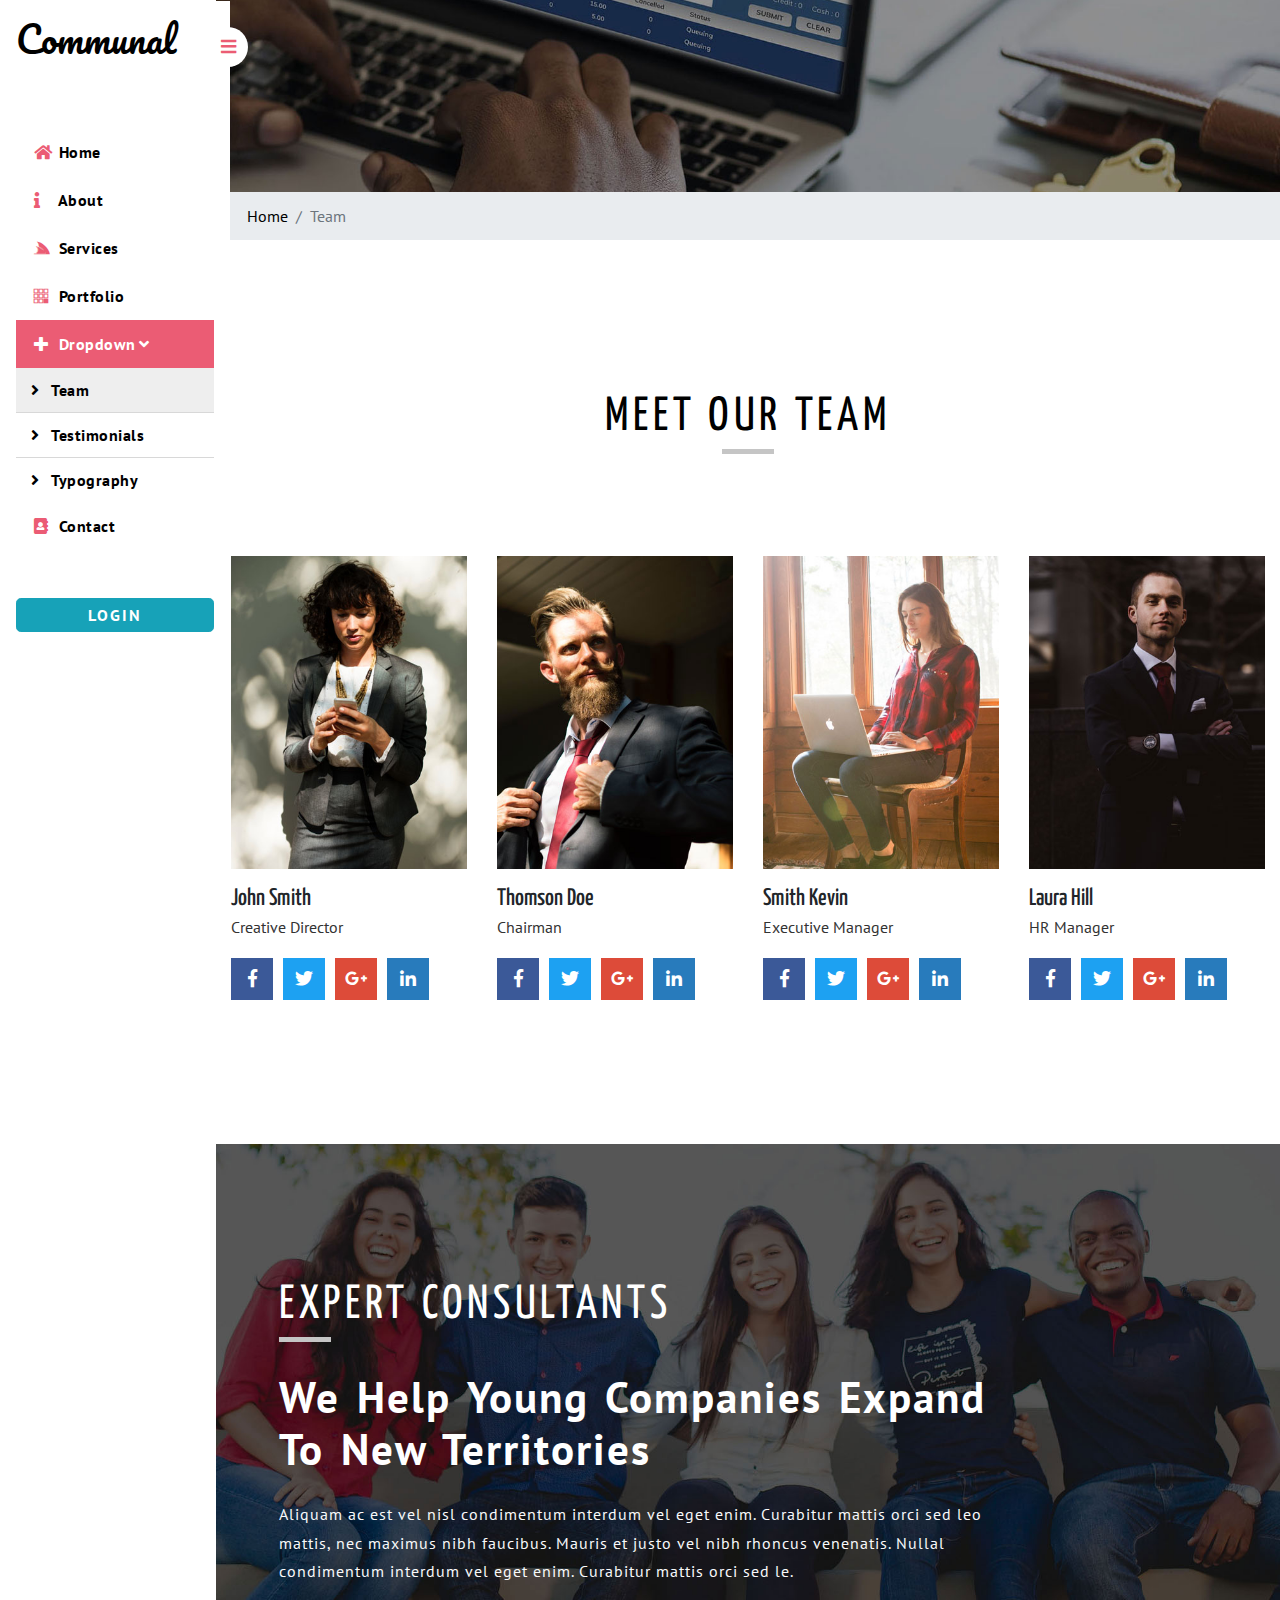
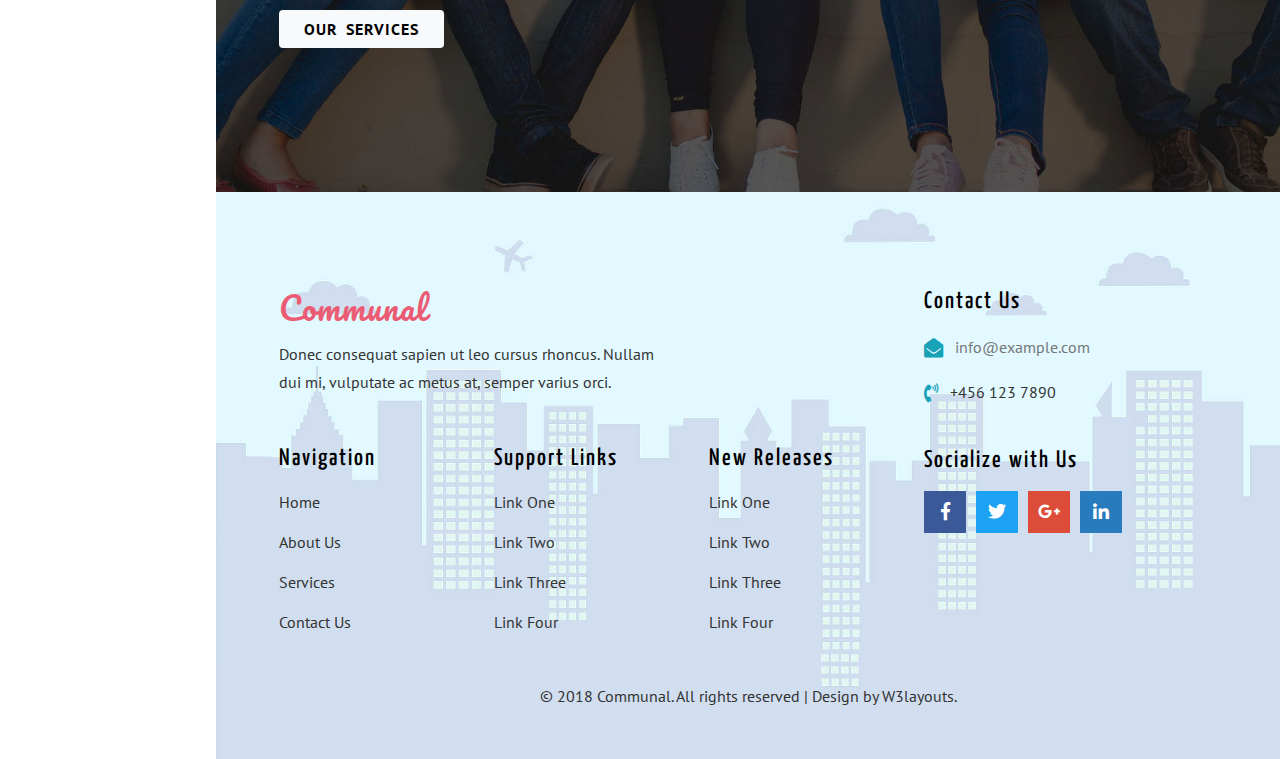
<file: segundo/team.html>
<!--
Author: W3layouts
Author URL: http://w3layouts.com
License: Creative Commons Attribution 3.0 Unported
License URL: http://creativecommons.org/licenses/by/3.0/
-->
<!DOCTYPE HTML>
<html lang="zxx">

<head>
    <title>Communal Corporate Category Flat Bootstrap Responsive Website Template | Team :: w3layouts</title>
    <meta name="viewport" content="width=device-width, initial-scale=1">
    <meta charset="utf-8">
    <meta name="keywords" content="Communal Responsive web template, Bootstrap Web Templates, Flat Web Templates, Android Compatible web template, 
SmartPhone Compatible web template, free WebDesigns for Nokia, Samsung, LG, SonyEricsson, Motorola web design" />
    <script>
        addEventListener("load", function () {
            setTimeout(hideURLbar, 0);
        }, false);

        function hideURLbar() {
            window.scrollTo(0, 1);
        }
    </script>

    <!-- Bootstrap Core CSS -->
    <link href="css/bootstrap.css" rel='stylesheet' type='text/css' />

    <!-- Custom CSS -->
    <link href="css/style.css" rel='stylesheet' type='text/css' />
    <!-- font-awesome icons -->
    <link href="css/fontawesome-all.min.css" rel="stylesheet">
    <!-- //Custom Theme files -->

    <!-- side nav css file -->
    <link href='css/SidebarNav.min.css' media='all' rel='stylesheet' type='text/css' />
    <!-- //side nav css file -->
    <!-- web fonts -->
    <!-- logo -->
    <link href="https://fonts.googleapis.com/css?family=Pacifico" rel="stylesheet">
    <!-- titles -->
    <link href="//fonts.googleapis.com/css?family=Yanone+Kaffeesatz:200,300,400,700" rel="stylesheet">
    <!-- body -->
    <link href="//fonts.googleapis.com/css?family=PT+Sans:400,400i,700,700i" rel="stylesheet">
    <!--//web fonts-->

</head>

<body class="cbp-spmenu-push">
    <div class="main-content">
        <div class="cbp-spmenu cbp-spmenu-vertical cbp-spmenu-left" id="cbp-spmenu-s1">
            <!--left-fixed -navigation-->
            <aside class="sidebar-left">
                <h1>
                    <a href="index.html" class="logo">
                        communal
                    </a>
                </h1>
                <ul class="sidebar-menu">
                    <li class="treeview">
                        <a href="index.html">
                            <i class="fas fa-home"></i>
                            <span>Home</span>
                        </a>
                    </li>
                    <li class="treeview">
                        <a href="about.html">
                            <i class="fas fa-info"></i>
                            <span>About</span>
                        </a>
                    </li>
                    <li class="treeview">
                        <a href="services.html">
                            <i class="fab fa-servicestack"></i>
                            <span>Services</span>
                        </a>
                    </li>
                    <li class="treeview">
                        <a href="portfolio.html">
                            <i class="fab fa-buromobelexperte"></i>
                            <span>Portfolio</span>
                        </a>
                    </li>
                    <li class="treeview active">
                        <a href="#">
                            <i class="fas fa-plus"></i>
                            <span>Dropdown</span>
                            <i class="fa fa-angle-left pull-right"></i>
                        </a>
                        <ul class="treeview-menu">
                            <li class="active">
                                <a href="team.html">
                                    <i class="fa fa-angle-right"></i>Team</a>
                            </li>
                            <li>
                                <a href="testi.html">
                                    <i class="fa fa-angle-right"></i>Testimonials</a>
                            </li>
                            <li>
                                <a href="typo.html">
                                    <i class="fa fa-angle-right"></i>Typography</a>
                            </li>

                        </ul>
                    </li>
                    <li class="treeview">
                        <a href="contact.html">
                            <i class="fas fa-address-book"></i>
                            <span>Contact</span>
                        </a>
                    </li>
                </ul>
                <button type="button" class="btn btn-info btn-lg btn-block mt-5 w3ls-btn p-1 text-uppercase font-weight-bold" data-toggle="modal"
                    aria-pressed="false" data-target="#exampleModal">
                    Login
                </button>
            </aside>
        </div>
    </div>
    <!--left-fixed -navigation-->
    <!-- header-starts -->
    <header class="header-section">
        <div class="header-left  clearfix">
            <!--logo start-->
            <div class="brand">
                <button id="showLeftPush">
                    <i class="fas fa-bars"></i>
                </button>
            </div>
            <!--logo end-->
        </div>
        <div class="header-right">
        </div>
    </header>
    <!-- //header-ends -->
    <!-- main content start-->
    <div id="page-wrapper">
        <!-- inner banner -->
        <div class="inner-banner">
        </div>
        <!-- //inner banner -->
        <!-- breadcrumbs -->
        <div class="inner-bc">
            <div class="container">
                <nav aria-label="breadcrumb">
                    <ol class="breadcrumb">
                        <li class="breadcrumb-item">
                            <a href="index.html">Home</a>
                        </li>
                        <li class="breadcrumb-item active" aria-current="page">Team</li>
                    </ol>
                </nav>
            </div>
        </div>
        <!-- //breadcrumbs -->

        <!-- team -->
        <section class="wthree-row py-md-5 py-4">
            <div class="container py-md-5 py-3">
                <div class="py-lg-5 bg-pricemain text-center">
                    <h3 class="agile-title text-uppercase">meet our team</h3>
                    <span class="w3-line"></span>
                </div>
                <div class="row py-5">
                    <div class="col-lg-3 col-sm-6 team-grids">
                        <div class="team-effect">
                            <img src="images/t1.jpg" alt="img" class="img-responsive">
                        </div>
                        <!-- team text -->
                        <div class="footerv2-w3ls mt-3">
                            <h4>John Smith</h4>
                            <p>Creative Director</p>
                            <ul class="social-iconsv2 agileinfo pt-3">
                                <li>
                                    <a href="#">
                                        <i class="fab fa-facebook-f"></i>
                                    </a>
                                </li>
                                <li>
                                    <a href="#">
                                        <i class="fab fa-twitter"></i>
                                    </a>
                                </li>
                                <li>
                                    <a href="#">
                                        <i class="fab fa-google-plus-g"></i>
                                    </a>
                                </li>
                                <li>
                                    <a href="#">
                                        <i class="fab fa-linkedin-in"></i>
                                    </a>
                                </li>
                            </ul>
                        </div>
                        <!-- //team text -->
                    </div>
                    <div class="col-lg-3 col-sm-6 team-grids mt-sm-0 mt-5">
                        <div class="team-effect">
                            <img src="images/t3.jpg" alt="img" class="img-responsive">
                        </div>
                        <!-- team text -->
                        <div class="footerv2-w3ls mt-3">
                            <h4>Thomson Doe</h4>
                            <p>Chairman</p>
                            <ul class="social-iconsv2 agileinfo pt-3">
                                <li>
                                    <a href="#">
                                        <i class="fab fa-facebook-f"></i>
                                    </a>
                                </li>
                                <li>
                                    <a href="#">
                                        <i class="fab fa-twitter"></i>
                                    </a>
                                </li>
                                <li>
                                    <a href="#">
                                        <i class="fab fa-google-plus-g"></i>
                                    </a>
                                </li>
                                <li>
                                    <a href="#">
                                        <i class="fab fa-linkedin-in"></i>
                                    </a>
                                </li>
                            </ul>
                        </div>
                        <!-- //team text -->
                    </div>
                    <div class="col-lg-3 col-sm-6 team-grids mt-lg-0 mt-5">
                        <div class="team-effect">
                            <img src="images/t2.jpg" alt="img" class="img-responsive">
                        </div>
                        <!-- team text -->
                        <div class="footerv2-w3ls mt-3">
                            <h4>Smith Kevin</h4>
                            <p>Executive Manager</p>
                            <ul class="social-iconsv2 agileinfo pt-3">
                                <li>
                                    <a href="#">
                                        <i class="fab fa-facebook-f"></i>
                                    </a>
                                </li>
                                <li>
                                    <a href="#">
                                        <i class="fab fa-twitter"></i>
                                    </a>
                                </li>
                                <li>
                                    <a href="#">
                                        <i class="fab fa-google-plus-g"></i>
                                    </a>
                                </li>
                                <li>
                                    <a href="#">
                                        <i class="fab fa-linkedin-in"></i>
                                    </a>
                                </li>
                            </ul>
                        </div>
                        <!-- //team text -->
                    </div>
                    <div class="col-lg-3 col-sm-6 team-grids mt-lg-0 mt-5">
                        <div class="team-effect">
                            <img src="images/t4.jpg" alt="img" class="img-responsive">
                        </div>
                        <!-- team text -->
                        <div class="footerv2-w3ls mt-3">
                            <h4>Laura Hill</h4>
                            <p>HR Manager</p>
                            <ul class="social-iconsv2 agileinfo pt-3">
                                <li>
                                    <a href="#">
                                        <i class="fab fa-facebook-f"></i>
                                    </a>
                                </li>
                                <li>
                                    <a href="#">
                                        <i class="fab fa-twitter"></i>
                                    </a>
                                </li>
                                <li>
                                    <a href="#">
                                        <i class="fab fa-google-plus-g"></i>
                                    </a>
                                </li>
                                <li>
                                    <a href="#">
                                        <i class="fab fa-linkedin-in"></i>
                                    </a>
                                </li>
                            </ul>
                        </div>
                        <!-- //team text -->
                    </div>
                </div>
            </div>
        </section>
        <!-- //team -->
        <!-- slide -->
        <section class="wthree-row py-sm-5 py-3 slide-bg">
            <div class="container py-md-5 py-3">
                <div class="p-lg-5 bg-pricemain">
                    <h3 class="agile-title text-uppercase text-white">expert consultants</h3>
                    <span class="w3-line"></span>
                    <h5 class="agile-title text-capitalize pt-4"> We help young companies expand to new territories</h5>
                    <p class="text-light py-4">Aliquam ac est vel nisl condimentum interdum vel eget enim. Curabitur mattis orci sed leo mattis, nec
                        maximus nibh faucibus. Mauris et justo vel nibh rhoncus venenatis. Nullal condimentum interdum vel
                        eget enim. Curabitur mattis orci sed le.
                    </p>
                    <a href="services.html" class="text-uppercase serv_link align-self-center bg-light btn px-4">our services</a>
                </div>
            </div>
        </section>
        <!-- //slide -->
        <!-- footer -->
        <div class="footer py-md-5 pt-sm-3 pb-sm-5">
            <div class="container">
                <div class="row p-sm-5 px-3 py-5">
                    <!-- footer grid top -->
                    <div class="col-lg-8">
                        <div class="footer-top">
                            <h2>
                                <a href="index.html">communal
                                </a>
                            </h2>
                            <p class="mt-2">Donec consequat sapien ut leo cursus rhoncus. Nullam dui mi, vulputate ac metus at, semper varius
                                orci.
                            </p>
                        </div>
                        <!-- //footer grid top -->
                        <!-- footer-bottom -->
                        <div class="footer-bottom pt-5">
                            <div class="row">
                                <!-- footer grid1 -->
                                <div class="col-sm-4 footv3-left">
                                    <h3 class="mb-3 w3f_title">Navigation</h3>
                                    <ul class="list-agileits">
                                        <li>
                                            <a href="index.html">
                                                Home
                                            </a>
                                        </li>
                                        <li class="my-3">
                                            <a href="about.html">
                                                About Us
                                            </a>
                                        </li>
                                        <li class="mb-3">
                                            <a href="services.html">
                                                Services
                                            </a>
                                        </li>
                                        <li>
                                            <a href="contact.html">
                                                Contact Us
                                            </a>
                                        </li>
                                    </ul>
                                </div>
                                <!-- //footer grid1 -->
                                <!-- footer grid2 -->
                                <div class="col-sm-4  footv3-left my-sm-0 my-5">
                                    <h3 class="mb-3 w3f_title">Support Links</h3>
                                    <ul class="list-agileits">
                                        <li>
                                            <a href="index.html">
                                                Link One
                                            </a>
                                        </li>
                                        <li class="my-3">
                                            <a href="about.html">
                                                Link Two
                                            </a>
                                        </li>
                                        <li class="mb-3">
                                            <a href="services.html">
                                                Link Three
                                            </a>
                                        </li>
                                        <li>
                                            <a href="contact.html">
                                                Link Four
                                            </a>
                                        </li>
                                    </ul>
                                </div>
                                <!-- //footer grid2 -->
                                <!-- footer grid3 -->
                                <div class="col-sm-4 footv3-left">
                                    <h3 class="w3f_title mb-3">New Releases</h3>
                                    <ul class="list-agileits">
                                        <li>
                                            <a href="index.html">
                                                Link One
                                            </a>
                                        </li>
                                        <li class="my-3">
                                            <a href="about.html">
                                                Link Two
                                            </a>
                                        </li>
                                        <li class="mb-3">
                                            <a href="services.html">
                                                Link Three
                                            </a>
                                        </li>
                                        <li>
                                            <a href="contact.html">
                                                Link Four
                                            </a>
                                        </li>
                                    </ul>
                                </div>
                                <!-- //footer grid3 -->
                            </div>
                        </div>
                        <!-- //footer bottom -->
                    </div>
                    <!-- //footer bottom -->
                    <!-- footer right -->
                    <div class="col-lg-4 mt-lg-0 mt-5">
                        <h3 class="mb-3 w3f_title">Contact Us</h3>
                        <div class="fv3-contact">
                            <span class="fas fa-envelope-open mr-2"></span>
                            <p>
                                <a href="mailto:example@email.com">info@example.com</a>
                            </p>
                        </div>
                        <div class="fv3-contact my-3">
                            <span class="fas fa-phone-volume mr-2"></span>
                            <p>+456 123 7890</p>
                        </div>
                        <div class="footerv2-w3ls pt-4">
                            <h3 class="w3f_title">Socialize with Us</h3>
                            <ul class="social-iconsv2 agileinfo pt-3">
                                <li>
                                    <a href="#">
                                        <i class="fab fa-facebook-f"></i>
                                    </a>
                                </li>
                                <li>
                                    <a href="#">
                                        <i class="fab fa-twitter"></i>
                                    </a>
                                </li>
                                <li>
                                    <a href="#">
                                        <i class="fab fa-google-plus-g"></i>
                                    </a>
                                </li>
                                <li>
                                    <a href="#">
                                        <i class="fab fa-linkedin-in"></i>
                                    </a>
                                </li>
                            </ul>
                        </div>
                    </div>
                    <!-- //footer right -->
                </div>
                <!-- //footer row -->
            </div>
            <!-- copyright -->
            <div class="cpy-right text-center pb-sm-0 pb-5">
                <p>© 2018 Communal. All rights reserved | Design by
                    <a href="http://w3layouts.com"> W3layouts.</a>
                </p>
            </div>
            <!-- //copyright -->
            <!-- //footer container -->
        </div>
        <!-- //footer -->
        <!-- login and register modal -->
        <div class="modal fade" id="exampleModal" tabindex="-1" role="dialog" aria-labelledby="exampleModalLabel" aria-hidden="true">
            <div class="modal-dialog" role="document">
                <div class="modal-content">
                    <div class="modal-header">
                        <h5 class="modal-title" id="exampleModalLabel">Login</h5>
                        <button type="button" class="close" data-dismiss="modal" aria-label="Close">
                            <span aria-hidden="true">&times;</span>
                        </button>
                    </div>
                    <div class="modal-body">
                        <img src="images/modal.jpg" alt="" class="img-fluid" />
                        <form action="#" method="post" class="p-3">
                            <div class="form-group">
                                <label for="recipient-name" class="col-form-label">Username</label>
                                <input type="text" class="form-control" placeholder=" " name="Name" id="recipient-name" required="">
                            </div>
                            <div class="form-group">
                                <label for="password" class="col-form-label">Password</label>
                                <input type="password" class="form-control" placeholder=" " name="Password" id="password" required="">
                            </div>
                            <div class="right-w3l">
                                <input type="submit" class="form-control" value="Login">
                            </div>
                            <div class="row sub-w3l my-3">
                                <div class="col sub-agile">
                                    <input type="checkbox" id="brand1" value="">
                                    <label for="brand1" class="text-dark">
                                        <span></span>Remember me?</label>
                                </div>
                                <div class="col forgot-w3l text-right">
                                    <a href="#" class="text-dark">Forgot Password?</a>
                                </div>
                            </div>
                            <p class="text-center dont-do">Don't have an account?
                                <a href="#" data-toggle="modal" data-target="#exampleModal1" class="text-dark">
                                    Register Now</a>
                            </p>
                        </form>
                    </div>
                </div>
            </div>
        </div>
        <div class="modal fade" id="exampleModal1" tabindex="-1" role="dialog" aria-labelledby="exampleModalLabel1" aria-hidden="true">
            <div class="modal-dialog" role="document">
                <div class="modal-content">
                    <div class="modal-header">
                        <h5 class="modal-title" id="exampleModalLabel1">Register</h5>
                        <button type="button" class="close" data-dismiss="modal" aria-label="Close">
                            <span aria-hidden="true">&times;</span>
                        </button>
                    </div>
                    <div class="modal-body">
                        <img src="images/modal.jpg" alt="" class="img-fluid" />
                        <form action="#" method="post" class="p-3">
                            <div class="form-group">
                                <label for="recipient-name" class="col-form-label">Username</label>
                                <input type="text" class="form-control" placeholder=" " name="Name" id="recipient-rname" required="">
                            </div>
                            <div class="form-group">
                                <label for="recipient-email" class="col-form-label">Email</label>
                                <input type="email" class="form-control" placeholder=" " name="Email" id="recipient-email" required="">
                            </div>
                            <div class="form-group">
                                <label for="password1" class="col-form-label">Password</label>
                                <input type="password" class="form-control" placeholder=" " name="Password" id="password1" required="">
                            </div>
                            <div class="form-group">
                                <label for="password2" class="col-form-label">Confirm Password</label>
                                <input type="password" class="form-control" placeholder=" " name="Confirm Password" id="password2" required="">
                            </div>
                            <div class="sub-w3l">
                                <div class="sub-agile">
                                    <input type="checkbox" id="brand2" value="">
                                    <label for="brand2" class="mb-3 text-dark">
                                        <span></span>I Accept to the Terms & Conditions</label>
                                </div>
                            </div>
                            <div class="right-w3l">
                                <input type="submit" class="form-control" value="Register">
                            </div>
                        </form>
                    </div>
                </div>
            </div>
        </div>
        <!-- //login and register modal -->
    </div>
    <!-- js-->
    <script src="js/jquery-2.2.3.min.js"></script>
    <!-- js-->

    <!-- for toggle left push menu script -->
    <script src="js/classie.js "></script>
    <script>
        var menuLeft = document.getElementById('cbp-spmenu-s1'),
            showLeftPush = document.getElementById('showLeftPush'),
            body = document.body;

        showLeftPush.onclick = function () {
            classie.toggle(this, 'active');
            classie.toggle(body, 'cbp-spmenu-push-toright');
            classie.toggle(menuLeft, 'cbp-spmenu-open');
            disableOther('showLeftPush');
        };


        function disableOther(button) {
            if (button !== 'showLeftPush') {
                classie.toggle(showLeftPush, 'disabled');
            }
        }
    </script>
    <!-- //Classie -->
    <!-- //for toggle left push menu script -->


    <!-- side nav js -->
    <script src='js/SidebarNav.min.js'></script>
    <script>
        $('.sidebar-menu').SidebarNav()
    </script>
    <!-- //side nav js -->
    <!-- script for password match -->
    <script>
        window.onload = function () {
            document.getElementById("password1").onchange = validatePassword;
            document.getElementById("password2").onchange = validatePassword;
        }

        function validatePassword() {
            var pass2 = document.getElementById("password2").value;
            var pass1 = document.getElementById("password1").value;
            if (pass1 != pass2)
                document.getElementById("password2").setCustomValidity("Passwords Don't Match");
            else
                document.getElementById("password2").setCustomValidity('');
            //empty string means no validation error
        }
    </script>
    <!-- script for password match -->

    <!-- start-smooth-scrolling -->
    <script src="js/move-top.js "></script>
    <script src="js/easing.js "></script>
    <script>
        jQuery(document).ready(function ($) {
            $(".scroll ").click(function (event) {
                event.preventDefault();

                $('html,body').animate({
                    scrollTop: $(this.hash).offset().top
                }, 1000);
            });
        });
    </script>
    <!-- //end-smooth-scrolling -->
    <!-- smooth-scrolling-of-move-up -->
    <script>
        $(document).ready(function () {
            /*
             var defaults = {
            	 containerID: 'toTop', // fading element id
            	 containerHoverID: 'toTopHover', // fading element hover id
            	 scrollSpeed: 1200,
            	 easingType: 'linear' 
             };
             */

            $().UItoTop({
                easingType: 'easeOutQuart'
            });

        });
    </script>
    <script src="js/SmoothScroll.min.js "></script>
    <!-- //smooth-scrolling-of-move-up -->
    <!-- Bootstrap Core JavaScript -->
    <script src="js/bootstrap.js ">
    </script>
    <!-- //Bootstrap Core JavaScript -->

</body>

</html>
</file>
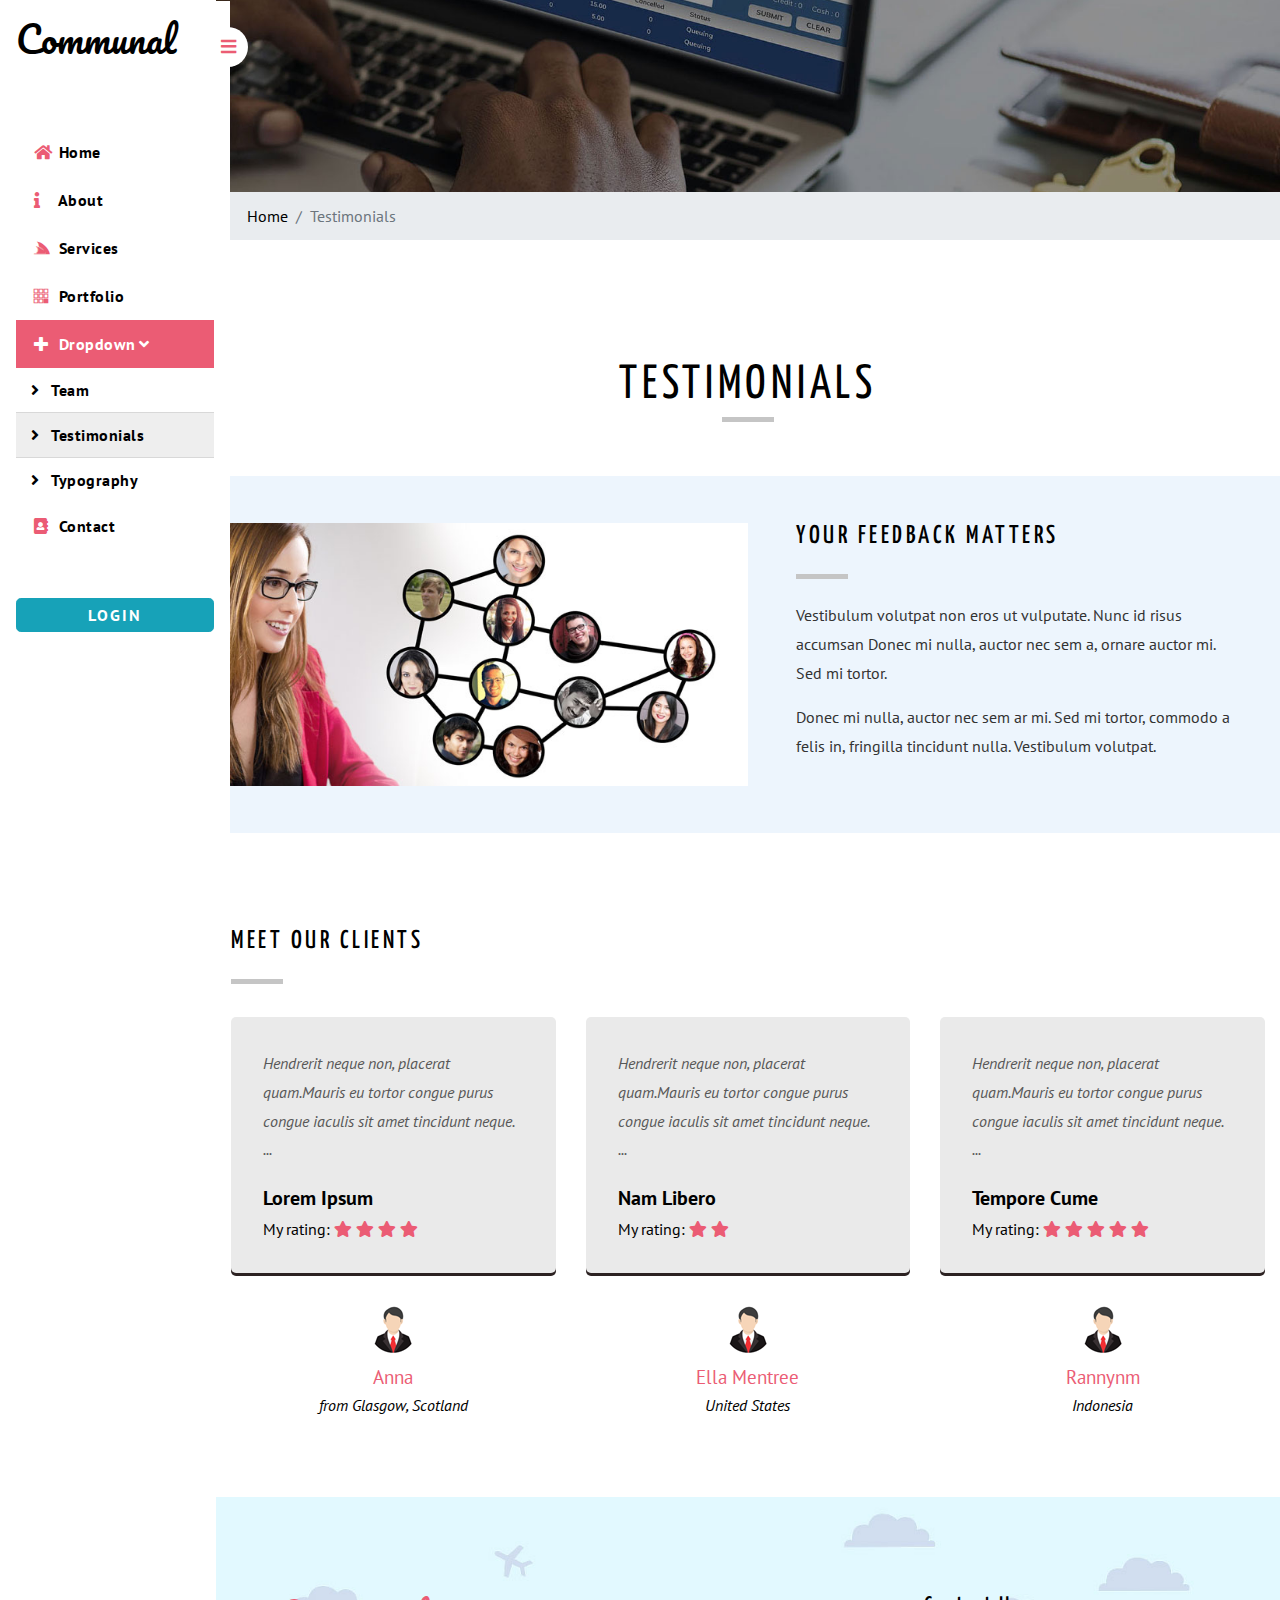
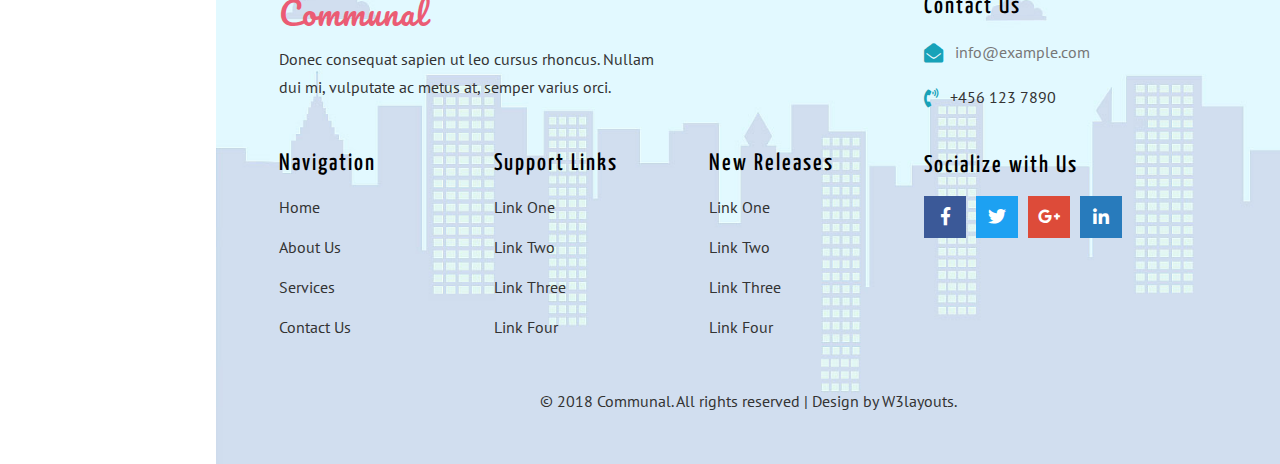
<file: segundo/testi.html>
<!--
Author: W3layouts
Author URL: http://w3layouts.com
License: Creative Commons Attribution 3.0 Unported
License URL: http://creativecommons.org/licenses/by/3.0/
-->
<!DOCTYPE HTML>
<html lang="zxx">

<head>
    <title>Communal Corporate Category Flat Bootstrap Responsive Website Template | Testimonials :: w3layouts</title>
    <meta name="viewport" content="width=device-width, initial-scale=1">
    <meta charset="utf-8">
    <meta name="keywords" content="Communal Responsive web template, Bootstrap Web Templates, Flat Web Templates, Android Compatible web template, 
SmartPhone Compatible web template, free WebDesigns for Nokia, Samsung, LG, SonyEricsson, Motorola web design" />
    <script>
        addEventListener("load", function () {
            setTimeout(hideURLbar, 0);
        }, false);

        function hideURLbar() {
            window.scrollTo(0, 1);
        }
    </script>

    <!-- Bootstrap Core CSS -->
    <link href="css/bootstrap.css" rel='stylesheet' type='text/css' />

    <!-- Custom CSS -->
    <link href="css/style.css" rel='stylesheet' type='text/css' />
    <!-- font-awesome icons -->
    <link href="css/fontawesome-all.min.css" rel="stylesheet">
    <!-- //Custom Theme files -->

    <!-- side nav css file -->
    <link href='css/SidebarNav.min.css' media='all' rel='stylesheet' type='text/css' />
    <!-- //side nav css file -->
  <!-- web fonts -->
    <!-- logo -->
    <link href="https://fonts.googleapis.com/css?family=Pacifico" rel="stylesheet">
    <!-- titles -->
    <link href="//fonts.googleapis.com/css?family=Yanone+Kaffeesatz:200,300,400,700" rel="stylesheet">
    <!-- body -->
    <link href="//fonts.googleapis.com/css?family=PT+Sans:400,400i,700,700i" rel="stylesheet">
    <!--//web fonts-->
</head>

<body class="cbp-spmenu-push">
    <div class="main-content">
        <div class="cbp-spmenu cbp-spmenu-vertical cbp-spmenu-left" id="cbp-spmenu-s1">
            <!--left-fixed -navigation-->
            <aside class="sidebar-left">
                <h1>
                    <a href="index.html" class="logo">
                        communal
                    </a>
                </h1>
                <ul class="sidebar-menu">
                    <li class="treeview">
                        <a href="index.html">
                            <i class="fas fa-home"></i>
                            <span>Home</span>
                        </a>
                    </li>
                    <li class="treeview">
                        <a href="about.html">
                            <i class="fas fa-info"></i>
                            <span>About</span>
                        </a>
                    </li>
                    <li class="treeview">
                        <a href="services.html">
                            <i class="fab fa-servicestack"></i>
                            <span>Services</span>
                        </a>
                    </li>
                    <li class="treeview">
                        <a href="portfolio.html">
                            <i class="fab fa-buromobelexperte"></i>
                            <span>Portfolio</span>
                        </a>
                    </li>
                    <li class="treeview active">
                        <a href="#">
                            <i class="fas fa-plus"></i>
                            <span>Dropdown</span>
                            <i class="fa fa-angle-left pull-right"></i>
                        </a>
                        <ul class="treeview-menu">
                            <li>
                                <a href="team.html">
                                    <i class="fa fa-angle-right"></i>Team</a>
                            </li>
                            <li class="active">
                                <a href="testi.html">
                                    <i class="fa fa-angle-right"></i>Testimonials</a>
                            </li>
                            <li>
                                <a href="typo.html">
                                    <i class="fa fa-angle-right"></i>Typography</a>
                            </li>

                        </ul>
                    </li>
                    <li class="treeview">
                        <a href="contact.html">
                            <i class="fas fa-address-book"></i>
                            <span>Contact</span>
                        </a>
                    </li>
                </ul>
                <button type="button" class="btn btn-info btn-lg btn-block mt-5 w3ls-btn p-1 text-uppercase font-weight-bold" data-toggle="modal"
                    aria-pressed="false" data-target="#exampleModal">
                    Login
                </button>
            </aside>
        </div>
    </div>
    <!--left-fixed -navigation-->
    <!-- header-starts -->
    <header class="header-section">
        <div class="header-left  clearfix">
            <!--logo start-->
            <div class="brand">
                <button id="showLeftPush">
                    <i class="fas fa-bars"></i>
                </button>
            </div>
            <!--logo end-->
        </div>
        <div class="header-right">
        </div>
    </header>
    <!-- //header-ends -->
    <!-- main content start-->
    <div id="page-wrapper">
        <!-- inner banner -->
        <div class="inner-banner">
        </div>
        <!-- //inner banner -->
        <!-- breadcrumbs -->
        <div class="inner-bc">
            <div class="container">
                <nav aria-label="breadcrumb">
                    <ol class="breadcrumb">
                        <li class="breadcrumb-item">
                            <a href="index.html">Home</a>
                        </li>
                        <li class="breadcrumb-item active" aria-current="page">Testimonials</li>
                    </ol>
                </nav>
            </div>
        </div>
        <!-- //breadcrumbs -->
        <!--.testimonials-->
        <section class="wthree-row pt-3 pb-5 w3-contact">
            <div class="py-sm-5">
                <div class="py-lg-5 pt-0 pb-5 bg-pricemain text-center">
                    <h3 class="agile-title text-uppercase">testimonials</h3>
                    <span class="w3-line"></span>
                </div>
                <div class="no-gutters row justify-content-center align-items-center no-gutters abbot-main">
                    <div class="col-lg-6 p-0">
                        <img src="images/b1.jpg" class="img-fluid" alt="">
                    </div>
                    <div class="col-lg-6 p-0 abbot-right">
                        <div class="card">
                            <div class="card-body px-lg-5 py-5">
                                <h3 class="stat-title card-title align-self-center">your feedback matters</h3>
                                <span class="w3-line"></span>
                                <p class="card-text align-self-center my-3">
                                    Vestibulum volutpat non eros ut vulputate. Nunc id risus accumsan Donec mi nulla, auctor nec sem a, ornare auctor mi. Sed
                                    mi tortor.</p>
                                <p class="card-text align-self-center mb-4">Donec mi nulla, auctor nec sem ar mi. Sed mi tortor, commodo a felis in, fringilla tincidunt
                                    nulla. Vestibulum volutpat.</p>
                            </div>
                        </div>
                    </div>
                </div>
            </div>
            <div class="container pt-5">
                <h3 class="stat-title card-title align-self-center">meet our clients</h3>
                <span class="w3-line"></span>
                <div class="row">
                    <div class="col-md-4 col-sm-6 view-testi">
                        <div class="block-text rel zmin">
                            <p class="pb-3">Hendrerit neque non, placerat quam.Mauris eu tortor congue purus congue iaculis sit amet tincidunt
                                neque. ...</p>
                            <h6 class="py-2">lorem ipsum</h6>
                            <div class="mark p-0">My rating:
                                <span class="rating-input">
                                    <span data-value="0" class="fa fa-star"></span>
                                    <span data-value="1" class="fa fa-star"></span>
                                    <span data-value="2" class="fa fa-star"></span>
                                    <span data-value="3" class="fa fa-star"></span>
                                    <span data-value="4" class="fa fa-star-empty"></span>
                                </span>
                            </div>
                        </div>
                        <div class="person-text rel">
                            <img src="images/m.png" alt="" />
                            <h5>Anna</h5>
                            <i>from Glasgow, Scotland</i>
                        </div>
                    </div>
                    <div class="col-md-4 col-sm-6 hidden-xs">
                        <div class="block-text rel zmin">
                            <p class="pb-3">Hendrerit neque non, placerat quam.Mauris eu tortor congue purus congue iaculis sit amet tincidunt
                                neque. ...</p>
                            <h6 class="py-2">Nam libero</h6>
                            <div class="mark p-0">My rating:
                                <span class="rating-input">
                                    <span data-value="0" class="fa fa-star"></span>
                                    <span data-value="1" class="fa fa-star"></span>
                                    <span data-value="2" class="fa fa-star-empty"></span>
                                    <span data-value="3" class="fa fa-star-empty"></span>
                                    <span data-value="4" class="fa fa-star-empty"></span>
                                </span>
                            </div>

                        </div>
                        <div class="person-text rel">
                            <img src="images/m.png" alt="" />
                            <h5>Ella Mentree</h5>
                            <i>United States</i>
                        </div>
                    </div>
                    <div class="col-md-4 col-sm-6 hidden-sm hidden-xs">
                        <div class="block-text rel zmin">
                            <p class="pb-3">Hendrerit neque non, placerat quam.Mauris eu tortor congue purus congue iaculis sit amet tincidunt
                                neque. ...</p>
                            <h6 class="py-2">tempore cume</h6>
                            <div class="mark p-0">My rating:
                                <span class="rating-input">
                                    <span data-value="0" class="fa fa-star"></span>
                                    <span data-value="1" class="fa fa-star"></span>
                                    <span data-value="2" class="fa fa-star"></span>
                                    <span data-value="3" class="fa fa-star"></span>
                                    <span data-value="4" class="fa fa-star"></span>
                                </span>
                            </div>

                        </div>
                        <div class="person-text rel">
                            <img src="images/m.png" alt="" />
                            <h5>Rannynm</h5>
                            <i>Indonesia</i>
                        </div>
                    </div>
                    <div class="clearfix"></div>
                </div>
            </div>
        </section>
        <!-- footer -->
        <div class="footer py-md-5 pt-sm-3 pb-sm-5">
            <div class="container">
                <div class="row p-sm-5 px-3 py-5">
                    <!-- footer grid top -->
                    <div class="col-lg-8">
                        <div class="footer-top">
                            <h2>
                                <a href="index.html">communal
                                </a>
                            </h2>
                            <p class="mt-2">Donec consequat sapien ut leo cursus rhoncus. Nullam dui mi, vulputate ac metus at, semper varius
                                orci.
                            </p>
                        </div>
                        <!-- //footer grid top -->
                        <!-- footer-bottom -->
                        <div class="footer-bottom pt-5">
                            <div class="row">
                                <!-- footer grid1 -->
                                <div class="col-sm-4 footv3-left">
                                    <h3 class="mb-3 w3f_title">Navigation</h3>
                                    <ul class="list-agileits">
                                        <li>
                                            <a href="index.html">
                                                Home
                                            </a>
                                        </li>
                                        <li class="my-3">
                                            <a href="about.html">
                                                About Us
                                            </a>
                                        </li>
                                        <li class="mb-3">
                                            <a href="services.html">
                                                Services
                                            </a>
                                        </li>
                                        <li>
                                            <a href="contact.html">
                                                Contact Us
                                            </a>
                                        </li>
                                    </ul>
                                </div>
                                <!-- //footer grid1 -->
                                <!-- footer grid2 -->
                                <div class="col-sm-4  footv3-left my-sm-0 my-5">
                                    <h3 class="mb-3 w3f_title">Support Links</h3>
                                    <ul class="list-agileits">
                                        <li>
                                            <a href="index.html">
                                                Link One
                                            </a>
                                        </li>
                                        <li class="my-3">
                                            <a href="about.html">
                                                Link Two
                                            </a>
                                        </li>
                                        <li class="mb-3">
                                            <a href="services.html">
                                                Link Three
                                            </a>
                                        </li>
                                        <li>
                                            <a href="contact.html">
                                                Link Four
                                            </a>
                                        </li>
                                    </ul>
                                </div>
                                <!-- //footer grid2 -->
                                <!-- footer grid3 -->
                                <div class="col-sm-4 footv3-left">
                                    <h3 class="w3f_title mb-3">New Releases</h3>
                                    <ul class="list-agileits">
                                        <li>
                                            <a href="index.html">
                                                Link One
                                            </a>
                                        </li>
                                        <li class="my-3">
                                            <a href="about.html">
                                                Link Two
                                            </a>
                                        </li>
                                        <li class="mb-3">
                                            <a href="services.html">
                                                Link Three
                                            </a>
                                        </li>
                                        <li>
                                            <a href="contact.html">
                                                Link Four
                                            </a>
                                        </li>
                                    </ul>
                                </div>
                                <!-- //footer grid3 -->
                            </div>
                        </div>
                        <!-- //footer bottom -->
                    </div>
                    <!-- //footer bottom -->
                    <!-- footer right -->
                    <div class="col-lg-4 mt-lg-0 mt-5">
                        <h3 class="mb-3 w3f_title">Contact Us</h3>
                        <div class="fv3-contact">
                            <span class="fas fa-envelope-open mr-2"></span>
                            <p>
                                <a href="mailto:example@email.com">info@example.com</a>
                            </p>
                        </div>
                        <div class="fv3-contact my-3">
                            <span class="fas fa-phone-volume mr-2"></span>
                            <p>+456 123 7890</p>
                        </div>
                        <div class="footerv2-w3ls pt-4">
                            <h3 class="w3f_title">Socialize with Us</h3>
                            <ul class="social-iconsv2 agileinfo pt-3">
                                <li>
                                    <a href="#">
                                        <i class="fab fa-facebook-f"></i>
                                    </a>
                                </li>
                                <li>
                                    <a href="#">
                                        <i class="fab fa-twitter"></i>
                                    </a>
                                </li>
                                <li>
                                    <a href="#">
                                        <i class="fab fa-google-plus-g"></i>
                                    </a>
                                </li>
                                <li>
                                    <a href="#">
                                        <i class="fab fa-linkedin-in"></i>
                                    </a>
                                </li>
                            </ul>
                        </div>
                    </div>
                    <!-- //footer right -->
                </div>
                <!-- //footer row -->
            </div>
            <!-- copyright -->
            <div class="cpy-right text-center pb-sm-0 pb-5">
                <p>© 2018 Communal. All rights reserved | Design by
                    <a href="http://w3layouts.com"> W3layouts.</a>
                </p>
            </div>
            <!-- //copyright -->
            <!-- //footer container -->
        </div>
        <!-- //footer -->
        <!-- login and register modal -->
        <div class="modal fade" id="exampleModal" tabindex="-1" role="dialog" aria-labelledby="exampleModalLabel" aria-hidden="true">
            <div class="modal-dialog" role="document">
                <div class="modal-content">
                    <div class="modal-header">
                        <h5 class="modal-title" id="exampleModalLabel">Login</h5>
                        <button type="button" class="close" data-dismiss="modal" aria-label="Close">
                            <span aria-hidden="true">&times;</span>
                        </button>
                    </div>
                    <div class="modal-body">
                        <img src="images/modal.jpg" alt="" class="img-fluid" />
                        <form action="#" method="post" class="p-3">
                            <div class="form-group">
                                <label for="recipient-name" class="col-form-label">Username</label>
                                <input type="text" class="form-control" placeholder=" " name="Name" id="recipient-name" required="">
                            </div>
                            <div class="form-group">
                                <label for="password" class="col-form-label">Password</label>
                                <input type="password" class="form-control" placeholder=" " name="Password" id="password" required="">
                            </div>
                            <div class="right-w3l">
                                <input type="submit" class="form-control" value="Login">
                            </div>
                            <div class="row sub-w3l my-3">
                                <div class="col sub-agile">
                                    <input type="checkbox" id="brand1" value="">
                                    <label for="brand1" class="text-dark">
                                        <span></span>Remember me?</label>
                                </div>
                                <div class="col forgot-w3l text-right">
                                    <a href="#" class="text-dark">Forgot Password?</a>
                                </div>
                            </div>
                            <p class="text-center dont-do">Don't have an account?
                                <a href="#" data-toggle="modal" data-target="#exampleModal1" class="text-dark">
                                    Register Now</a>
                            </p>
                        </form>
                    </div>
                </div>
            </div>
        </div>
        <div class="modal fade" id="exampleModal1" tabindex="-1" role="dialog" aria-labelledby="exampleModalLabel1" aria-hidden="true">
            <div class="modal-dialog" role="document">
                <div class="modal-content">
                    <div class="modal-header">
                        <h5 class="modal-title" id="exampleModalLabel1">Register</h5>
                        <button type="button" class="close" data-dismiss="modal" aria-label="Close">
                            <span aria-hidden="true">&times;</span>
                        </button>
                    </div>
                    <div class="modal-body">
                        <img src="images/modal.jpg" alt="" class="img-fluid" />
                        <form action="#" method="post" class="p-3">
                            <div class="form-group">
                                <label for="recipient-name" class="col-form-label">Username</label>
                                <input type="text" class="form-control" placeholder=" " name="Name" id="recipient-rname" required="">
                            </div>
                            <div class="form-group">
                                <label for="recipient-email" class="col-form-label">Email</label>
                                <input type="email" class="form-control" placeholder=" " name="Email" id="recipient-email" required="">
                            </div>
                            <div class="form-group">
                                <label for="password1" class="col-form-label">Password</label>
                                <input type="password" class="form-control" placeholder=" " name="Password" id="password1" required="">
                            </div>
                            <div class="form-group">
                                <label for="password2" class="col-form-label">Confirm Password</label>
                                <input type="password" class="form-control" placeholder=" " name="Confirm Password" id="password2" required="">
                            </div>
                            <div class="sub-w3l">
                                <div class="sub-agile">
                                    <input type="checkbox" id="brand2" value="">
                                    <label for="brand2" class="mb-3 text-dark">
                                        <span></span>I Accept to the Terms & Conditions</label>
                                </div>
                            </div>
                            <div class="right-w3l">
                                <input type="submit" class="form-control" value="Register">
                            </div>
                        </form>
                    </div>
                </div>
            </div>
        </div>
        <!-- //login and register modal -->
    </div>
    <!-- js-->
    <script src="js/jquery-2.2.3.min.js"></script>
    <!-- js-->
    <!-- for toggle left push menu script -->
    <script src="js/classie.js "></script>
    <script>
        var menuLeft = document.getElementById('cbp-spmenu-s1'),
            showLeftPush = document.getElementById('showLeftPush'),
            body = document.body;

        showLeftPush.onclick = function () {
            classie.toggle(this, 'active');
            classie.toggle(body, 'cbp-spmenu-push-toright');
            classie.toggle(menuLeft, 'cbp-spmenu-open');
            disableOther('showLeftPush');
        };
        function disableOther(button) {
            if (button !== 'showLeftPush') {
                classie.toggle(showLeftPush, 'disabled');
            }
        }
    </script>
    <!-- //Classie -->
    <!-- //for toggle left push menu script -->
    <!-- side nav js -->
    <script src='js/SidebarNav.min.js'></script>
    <script>
        $('.sidebar-menu').SidebarNav()
    </script>
    <!-- //side nav js -->
     <!-- script for password match -->
     <script>
        window.onload = function () {
            document.getElementById("password1").onchange = validatePassword;
            document.getElementById("password2").onchange = validatePassword;
        }

        function validatePassword() {
            var pass2 = document.getElementById("password2").value;
            var pass1 = document.getElementById("password1").value;
            if (pass1 != pass2)
                document.getElementById("password2").setCustomValidity("Passwords Don't Match");
            else
                document.getElementById("password2").setCustomValidity('');
            //empty string means no validation error
        }
    </script>
    <!-- script for password match -->
    <!-- start-smooth-scrolling -->
    <script src="js/move-top.js "></script>
    <script src="js/easing.js "></script>
    <script>
        jQuery(document).ready(function ($) {
            $(".scroll ").click(function (event) {
                event.preventDefault();

                $('html,body').animate({
                    scrollTop: $(this.hash).offset().top
                }, 1000);
            });
        });
    </script>
    <!-- //end-smooth-scrolling -->
    <!-- smooth-scrolling-of-move-up -->
    <script>
        $(document).ready(function () {
            /*
             var defaults = {
            	 containerID: 'toTop', // fading element id
            	 containerHoverID: 'toTopHover', // fading element hover id
            	 scrollSpeed: 1200,
            	 easingType: 'linear' 
             };
             */

            $().UItoTop({
                easingType: 'easeOutQuart'
            });

        });
    </script>
    <script src="js/SmoothScroll.min.js "></script>
    <!-- //smooth-scrolling-of-move-up -->
    <!-- Bootstrap Core JavaScript -->
    <script src="js/bootstrap.js ">
    </script>
    <!-- //Bootstrap Core JavaScript -->

</body>

</html>
</file>
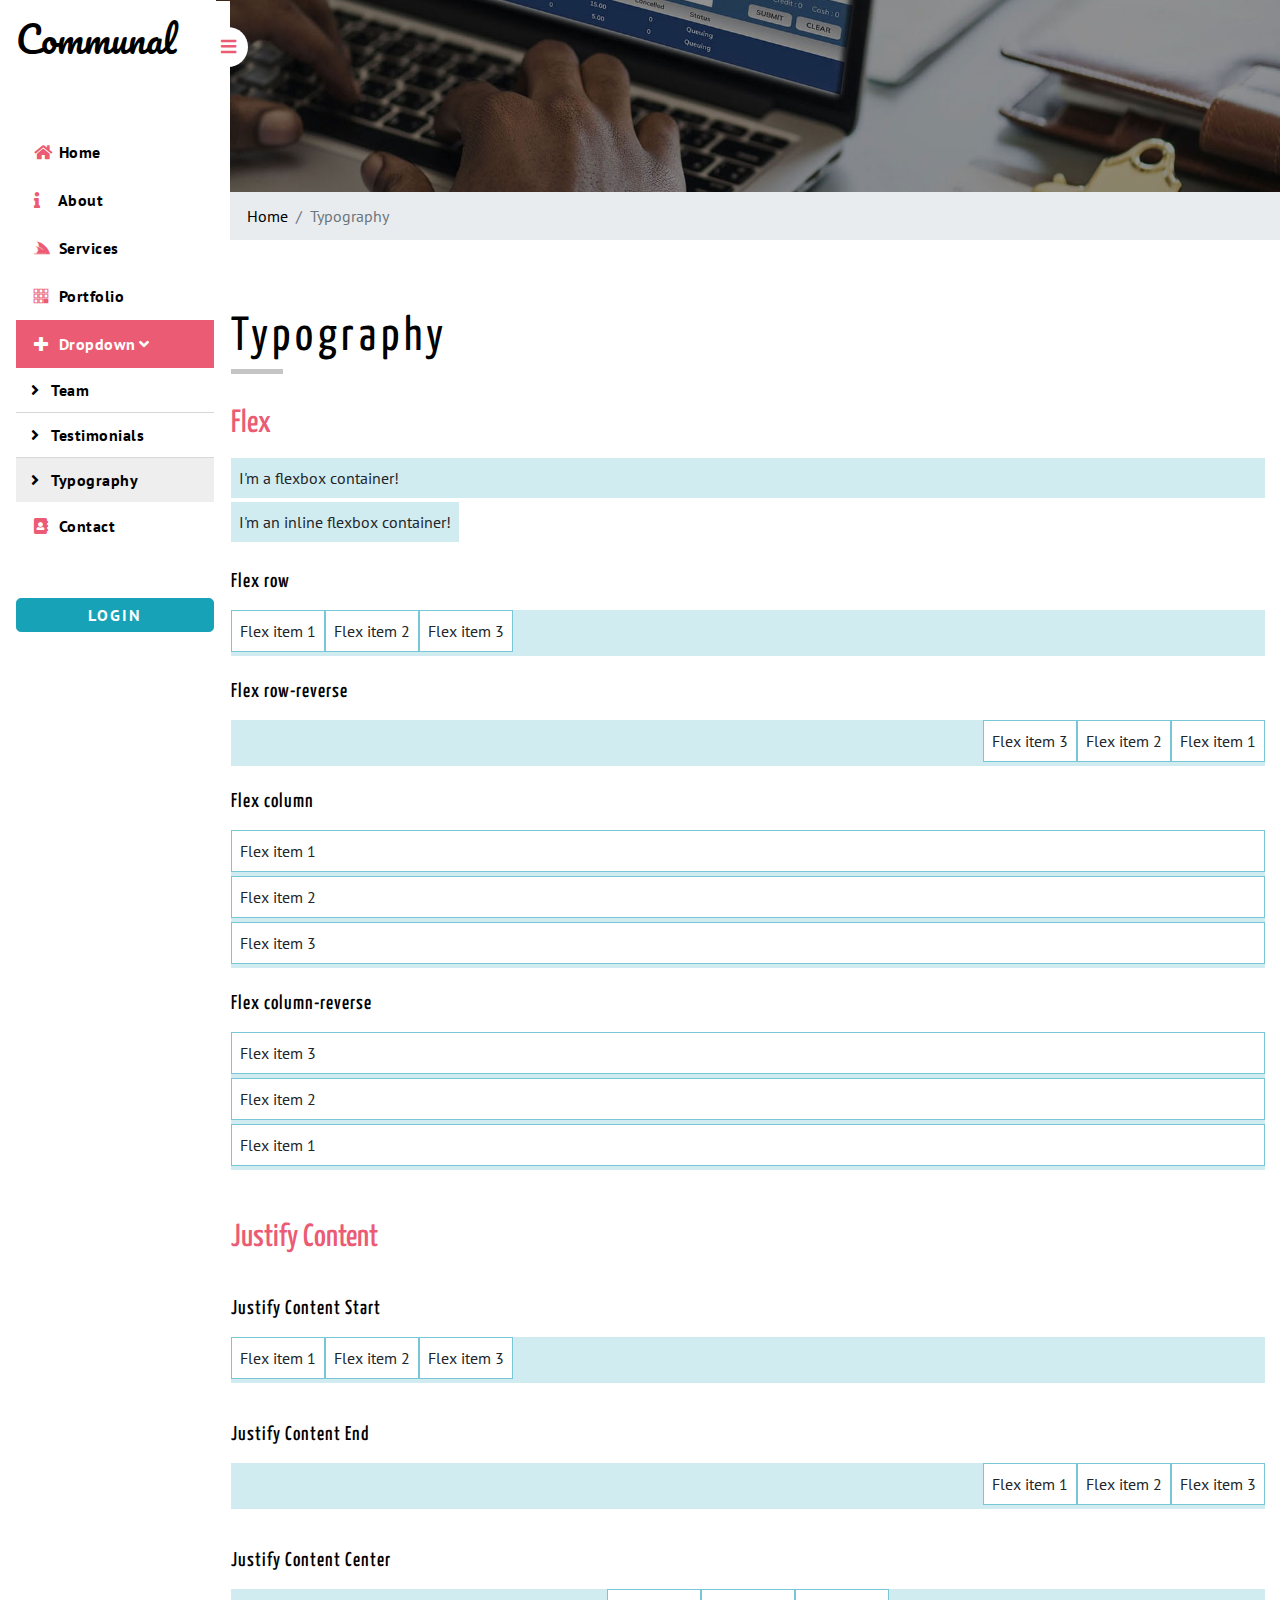
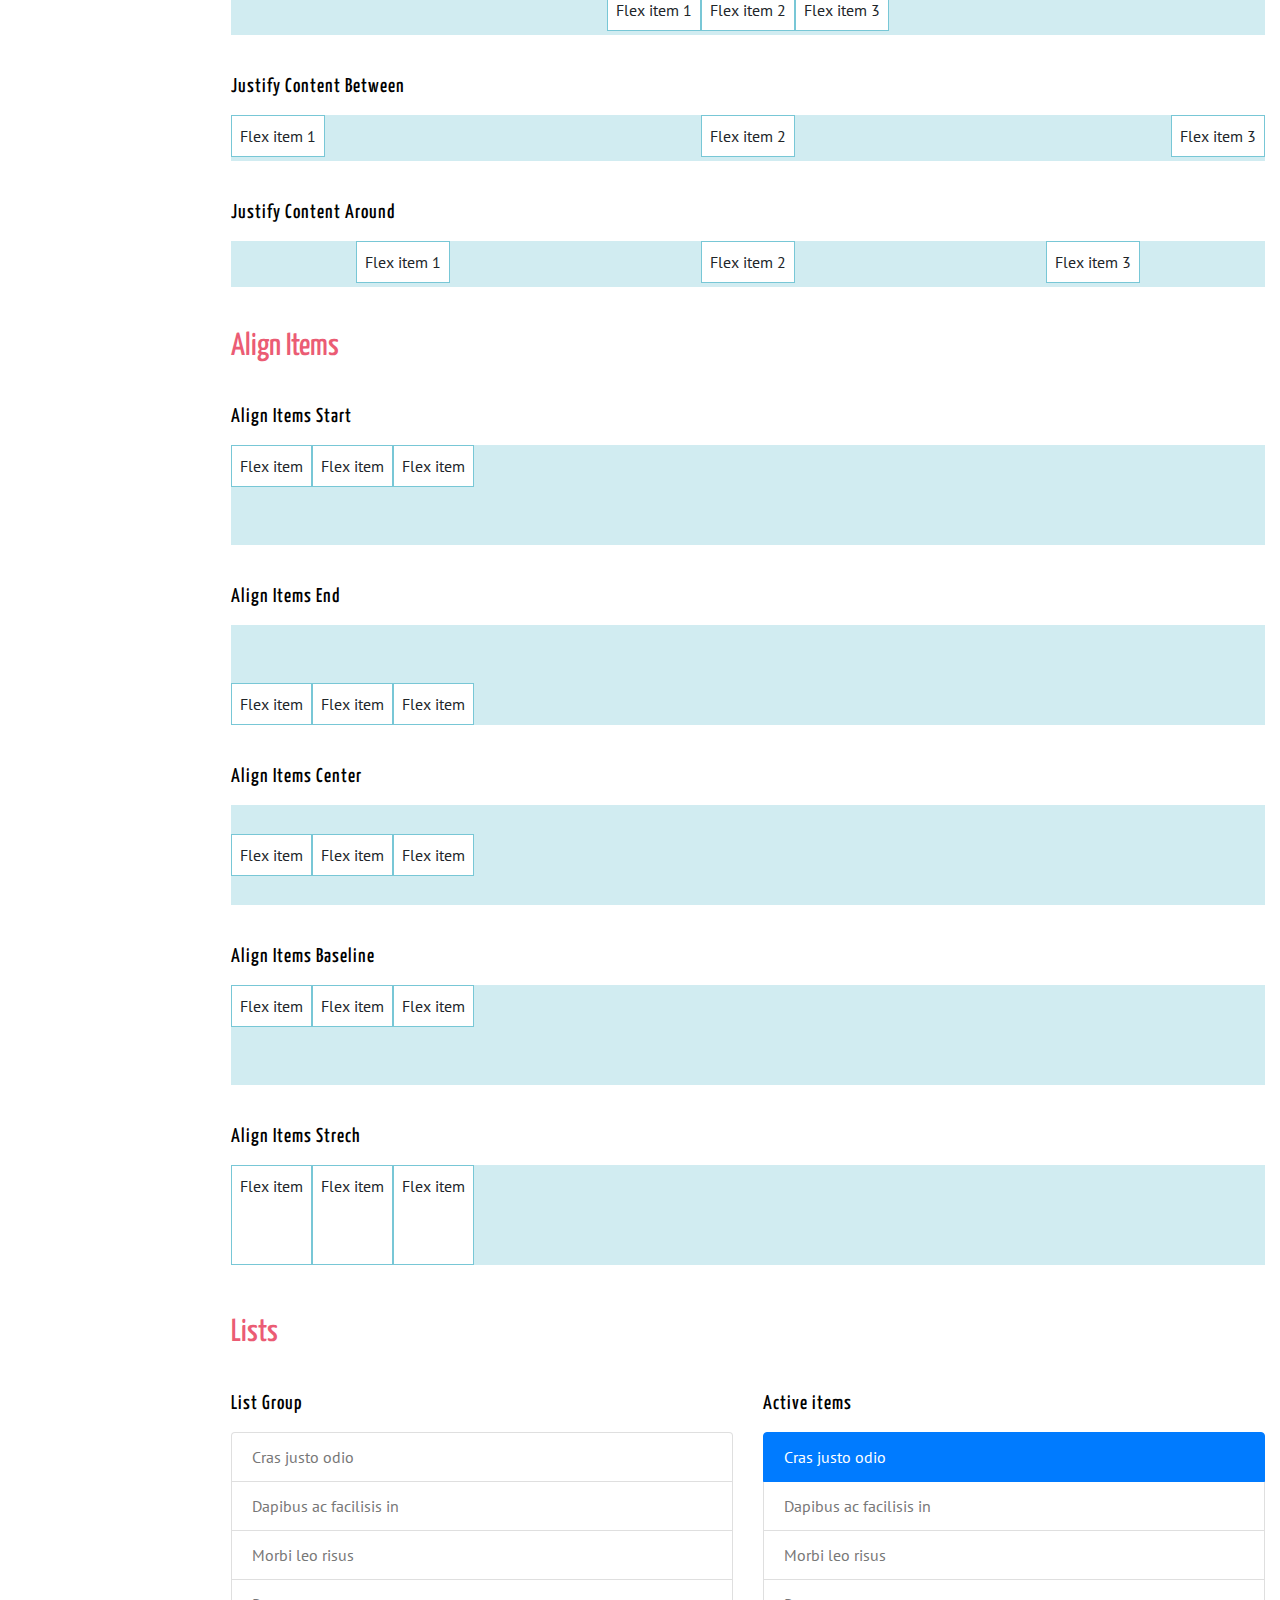
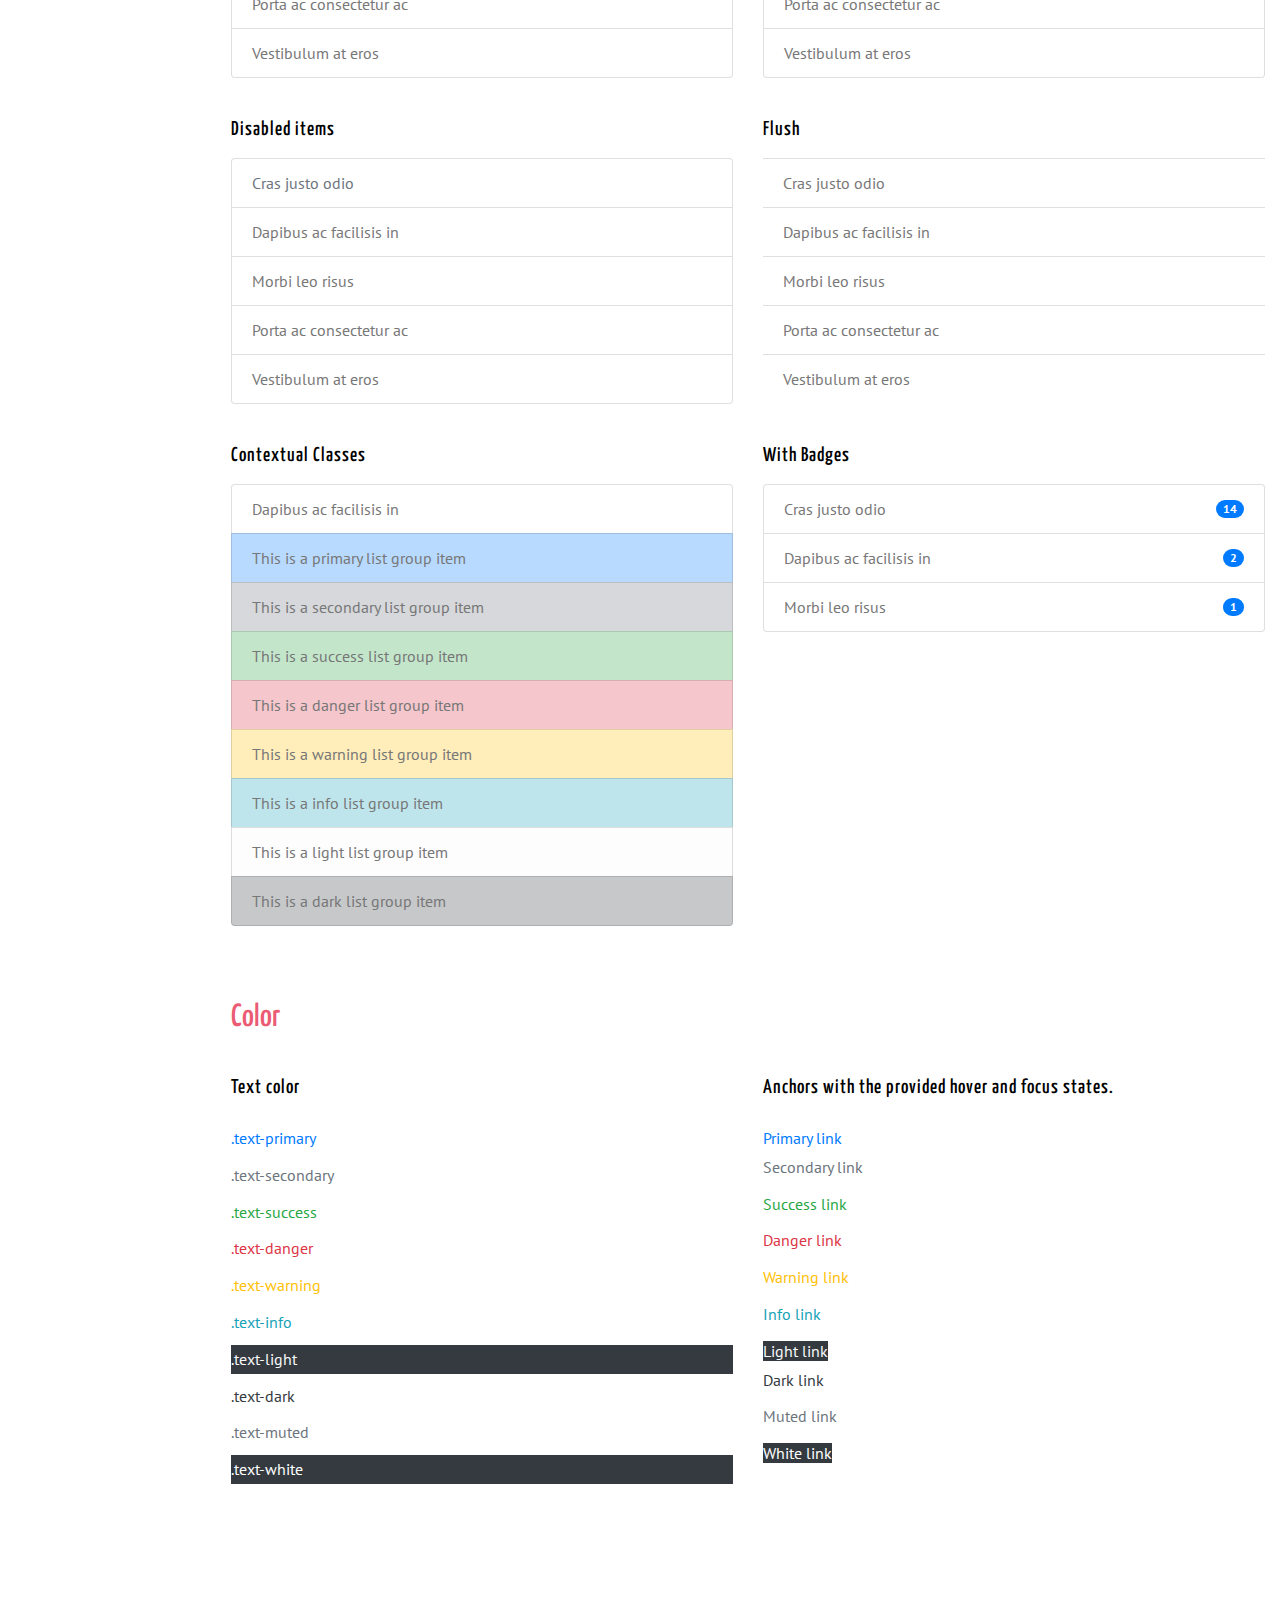
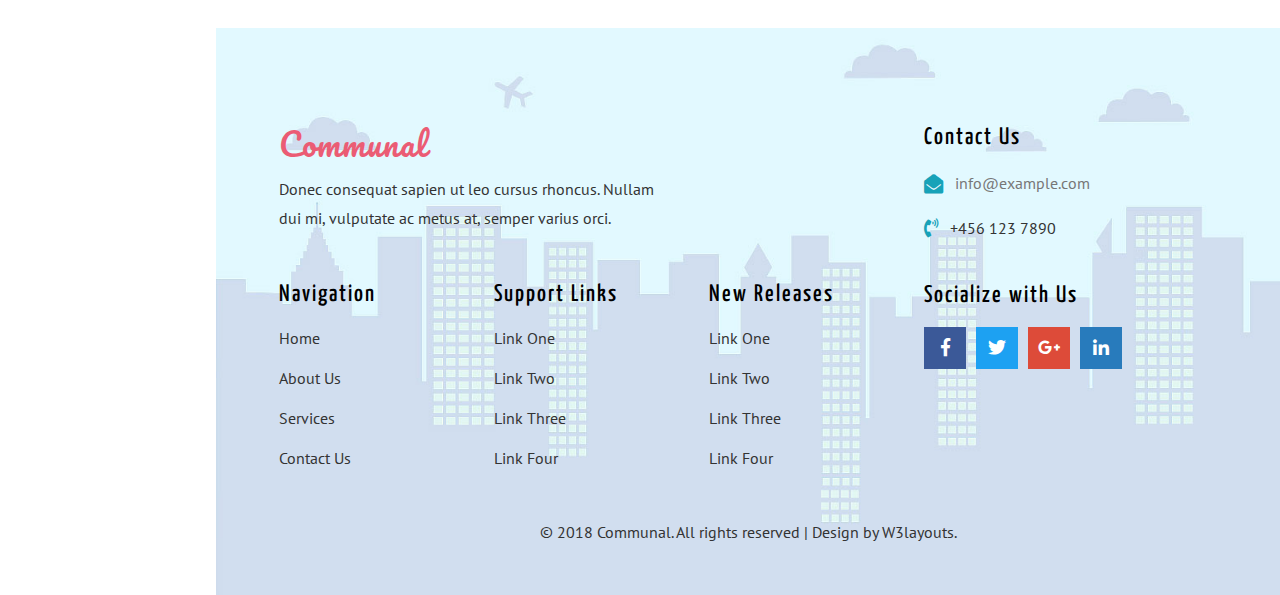
<file: segundo/typo.html>
<!--
Author: W3layouts
Author URL: http://w3layouts.com
License: Creative Commons Attribution 3.0 Unported
License URL: http://creativecommons.org/licenses/by/3.0/
-->
<!DOCTYPE HTML>
<html lang="zxx">

<head>
    <title>Communal Corporate Category Flat Bootstrap Responsive Website Template | Typography :: w3layouts</title>
    <meta name="viewport" content="width=device-width, initial-scale=1">
    <meta charset="utf-8">
    <meta name="keywords" content="Communal Responsive web template, Bootstrap Web Templates, Flat Web Templates, Android Compatible web template, 
SmartPhone Compatible web template, free WebDesigns for Nokia, Samsung, LG, SonyEricsson, Motorola web design" />
    <script>
        addEventListener("load", function () {
            setTimeout(hideURLbar, 0);
        }, false);

        function hideURLbar() {
            window.scrollTo(0, 1);
        }
    </script>

    <!-- Bootstrap Core CSS -->
    <link href="css/bootstrap.css" rel='stylesheet' type='text/css' />

    <!-- Custom CSS -->
    <link href="css/style.css" rel='stylesheet' type='text/css' />
    <!-- font-awesome icons -->
    <link href="css/fontawesome-all.min.css" rel="stylesheet">
    <!-- //Custom Theme files -->

    <!-- side nav css file -->
    <link href='css/SidebarNav.min.css' media='all' rel='stylesheet' type='text/css' />
    <!-- //side nav css file -->
    <!-- web fonts -->
    <!-- logo -->
    <link href="https://fonts.googleapis.com/css?family=Pacifico" rel="stylesheet">
    <!-- titles -->
    <link href="//fonts.googleapis.com/css?family=Yanone+Kaffeesatz:200,300,400,700" rel="stylesheet">
    <!-- body -->
    <link href="//fonts.googleapis.com/css?family=PT+Sans:400,400i,700,700i" rel="stylesheet">
    <!--//web fonts-->

</head>

<body class="cbp-spmenu-push">
    <div class="main-content">
        <div class="cbp-spmenu cbp-spmenu-vertical cbp-spmenu-left" id="cbp-spmenu-s1">
            <!--left-fixed -navigation-->
            <aside class="sidebar-left">
                <h1>
                    <a href="index.html" class="logo">
                        communal
                    </a>
                </h1>
                <ul class="sidebar-menu">
                    <li class="treeview">
                        <a href="index.html">
                            <i class="fas fa-home"></i>
                            <span>Home</span>
                        </a>
                    </li>
                    <li class="treeview">
                        <a href="about.html">
                            <i class="fas fa-info"></i>
                            <span>About</span>
                        </a>
                    </li>
                    <li class="treeview">
                        <a href="services.html">
                            <i class="fab fa-servicestack"></i>
                            <span>Services</span>
                        </a>
                    </li>
                    <li class="treeview">
                        <a href="portfolio.html">
                            <i class="fab fa-buromobelexperte"></i>
                            <span>Portfolio</span>
                        </a>
                    </li>
                    <li class="treeview active">
                        <a href="#">
                            <i class="fas fa-plus"></i>
                            <span>Dropdown</span>
                            <i class="fa fa-angle-left pull-right"></i>
                        </a>
                        <ul class="treeview-menu">
                            <li>
                                <a href="team.html">
                                    <i class="fa fa-angle-right"></i>Team</a>
                            </li>
                            <li>
                                <a href="testi.html">
                                    <i class="fa fa-angle-right"></i>Testimonials</a>
                            </li>
                            <li class="active">
                                <a href="typo.html">
                                    <i class="fa fa-angle-right"></i>Typography</a>
                            </li>

                        </ul>
                    </li>
                    <li class="treeview">
                        <a href="contact.html">
                            <i class="fas fa-address-book"></i>
                            <span>Contact</span>
                        </a>
                    </li>
                </ul>
                <button type="button" class="btn btn-info btn-lg btn-block mt-5 w3ls-btn p-1 text-uppercase font-weight-bold" data-toggle="modal"
                    aria-pressed="false" data-target="#exampleModal">
                    Login
                </button>
            </aside>
        </div>
    </div>
    <!--left-fixed -navigation-->
    <!-- header-starts -->
    <header class="header-section">
        <div class="header-left  clearfix">
            <!--logo start-->
            <div class="brand">
                <button id="showLeftPush">
                    <i class="fas fa-bars"></i>
                </button>
            </div>
            <!--logo end-->
        </div>
        <div class="header-right">
        </div>
    </header>
    <!-- //header-ends -->
    <!-- main content start-->
    <div id="page-wrapper">
        <!-- inner banner -->
        <div class="inner-banner">
        </div>
        <!-- //inner banner -->
        <!-- breadcrumbs -->
        <div class="inner-bc">
            <div class="container">
                <nav aria-label="breadcrumb">
                    <ol class="breadcrumb">
                        <li class="breadcrumb-item">
                            <a href="index.html">Home</a>
                        </li>
                        <li class="breadcrumb-item active  text-capitalize" aria-current="page">typography</li>
                    </ol>
                </nav>
            </div>
        </div>
        <!-- //breadcrumbs -->
        <!-- </h5> -->
        <section class="wthree-row pt-3 pb-5 w3-</h5>">
            <div class="container py-sm-5 py-3">
                <!-- section title -->
                <h3 class="agile-title">Typography</h3>
                <span class="w3-line"></span>
                <!-- //section title -->
                <div class="pb-5 typo-wthree">
                    <h4 class="pt-4 pb-3">Flex</h4>
                    <div class="d-flex p-2 bg-flex mb-1">I'm a flexbox container!</div>
                    <div class="d-inline-flex p-2 bg-flex mb-1">I'm an inline flexbox container!</div>
                    <h5 class="pt-4 pb-3">Flex row</h5>
                    <div class="d-flex flex-row bg-flex">
                        <div class="p-2 bg-flex mb-1 bg-flex-item">Flex item 1</div>
                        <div class="p-2 bg-flex mb-1 bg-flex-item">Flex item 2</div>
                        <div class="p-2 bg-flex mb-1 bg-flex-item">Flex item 3</div>
                    </div>
                    <h5 class="pt-4 pb-3">Flex row-reverse</h5>
                    <div class="d-flex flex-row-reverse bg-flex">
                        <div class="p-2 bg-flex mb-1 bg-flex-item">Flex item 1</div>
                        <div class="p-2 bg-flex mb-1 bg-flex-item">Flex item 2</div>
                        <div class="p-2 bg-flex mb-1 bg-flex-item">Flex item 3</div>
                    </div>
                    <h5 class="pt-4 pb-3">Flex column</h5>
                    <div class="d-flex flex-column bg-flex">
                        <div class="p-2 bg-flex mb-1 bg-flex-item">Flex item 1</div>
                        <div class="p-2 bg-flex mb-1 bg-flex-item">Flex item 2</div>
                        <div class="p-2 bg-flex mb-1 bg-flex-item">Flex item 3</div>
                    </div>
                    <h5 class="pt-4 pb-3">Flex column-reverse</h5>
                    <div class="d-flex flex-column-reverse bg-flex">
                        <div class="p-2 bg-flex mb-1 bg-flex-item">Flex item 1</div>
                        <div class="p-2 bg-flex mb-1 bg-flex-item">Flex item 2</div>
                        <div class="p-2 bg-flex mb-1 bg-flex-item">Flex item 3</div>
                    </div>
                    <h4 class="pt-5 pb-3">Justify Content</h4>
                    <h5 class="pt-4 pb-3">Justify Content Start</h5>
                    <div class="d-flex justify-content-start bg-flex mb-3">
                        <div class="p-2 bg-flex mb-1 bg-flex-item">Flex item 1</div>
                        <div class="p-2 bg-flex mb-1 bg-flex-item">Flex item 2</div>
                        <div class="p-2 bg-flex mb-1 bg-flex-item">Flex item 3</div>
                    </div>
                    <h5 class="pt-4 pb-3">Justify Content End</h5>
                    <div class="d-flex justify-content-end bg-flex mb-3">
                        <div class="p-2 bg-flex mb-1 bg-flex-item">Flex item 1</div>
                        <div class="p-2 bg-flex mb-1 bg-flex-item">Flex item 2</div>
                        <div class="p-2 bg-flex mb-1 bg-flex-item">Flex item 3</div>
                    </div>
                    <h5 class="pt-4 pb-3">Justify Content Center</h5>
                    <div class="d-flex justify-content-center bg-flex mb-3">
                        <div class="p-2 bg-flex mb-1 bg-flex-item">Flex item 1</div>
                        <div class="p-2 bg-flex mb-1 bg-flex-item">Flex item 2</div>
                        <div class="p-2 bg-flex mb-1 bg-flex-item">Flex item 3</div>
                    </div>
                    <h5 class="pt-4 pb-3">Justify Content Between</h5>
                    <div class="d-flex justify-content-between bg-flex mb-3">
                        <div class="p-2 bg-flex mb-1 bg-flex-item">Flex item 1</div>
                        <div class="p-2 bg-flex mb-1 bg-flex-item">Flex item 2</div>
                        <div class="p-2 bg-flex mb-1 bg-flex-item">Flex item 3</div>
                    </div>
                    <h5 class="pt-4 pb-3">Justify Content Around</h5>
                    <div class="d-flex justify-content-around bg-flex mb-3">
                        <div class="p-2 bg-flex mb-1 bg-flex-item">Flex item 1</div>
                        <div class="p-2 bg-flex mb-1 bg-flex-item">Flex item 2</div>
                        <div class="p-2 bg-flex mb-1 bg-flex-item">Flex item 3</div>
                    </div>
                    <h4 class="pt-4 pb-3"> Align items</h4>
                    <h5 class="pt-4 pb-3">Align Items Start</h5>

                    <div class="d-flex align-items-start  bg-flex mb-3" style="height: 100px">
                        <div class="p-2  bg-flex-item">Flex item</div>
                        <div class="p-2  bg-flex-item">Flex item</div>
                        <div class="p-2  bg-flex-item">Flex item</div>
                    </div>
                    <h5 class="pt-4 pb-3">Align Items End</h5>

                    <div class="d-flex align-items-end  bg-flex mb-3" style="height: 100px">
                        <div class="p-2  bg-flex-item">Flex item</div>
                        <div class="p-2  bg-flex-item">Flex item</div>
                        <div class="p-2  bg-flex-item">Flex item</div>
                    </div>
                    <h5 class="pt-4 pb-3">Align Items Center</h5>

                    <div class="d-flex align-items-center  bg-flex mb-3" style="height: 100px">
                        <div class="p-2  bg-flex-item">Flex item</div>
                        <div class="p-2  bg-flex-item">Flex item</div>
                        <div class="p-2  bg-flex-item">Flex item</div>
                    </div>
                    <h5 class="pt-4 pb-3">Align Items Baseline</h5>

                    <div class="d-flex align-items-baseline  bg-flex mb-3" style="height: 100px">
                        <div class="p-2  bg-flex-item">Flex item</div>
                        <div class="p-2  bg-flex-item">Flex item</div>
                        <div class="p-2  bg-flex-item">Flex item</div>
                    </div>
                    <h5 class="pt-4 pb-3">Align Items Strech</h5>

                    <div class="d-flex align-items-stretch  bg-flex" style="height: 100px">
                        <div class="p-2  bg-flex-item">Flex item</div>
                        <div class="p-2  bg-flex-item">Flex item</div>
                        <div class="p-2  bg-flex-item">Flex item</div>
                    </div>
                    <h4 class="mt-5 mb-3">Lists</h4>
                    <div class="row">
                        <div class="col-md-6">
                            <h5 class="pt-4 pb-3">List Group</h5>
                            <ul class="list-group">
                                <li class="list-group-item">Cras justo odio</li>
                                <li class="list-group-item">Dapibus ac facilisis in</li>
                                <li class="list-group-item">Morbi leo risus</li>
                                <li class="list-group-item">Porta ac consectetur ac</li>
                                <li class="list-group-item">Vestibulum at eros</li>
                            </ul>
                        </div>
                        <div class="col-md-6">
                            <h5 class="pt-4 pb-3">Active items</h5>
                            <ul class="list-group">
                                <li class="list-group-item active">Cras justo odio</li>
                                <li class="list-group-item">Dapibus ac facilisis in</li>
                                <li class="list-group-item">Morbi leo risus</li>
                                <li class="list-group-item">Porta ac consectetur ac</li>
                                <li class="list-group-item">Vestibulum at eros</li>
                            </ul>
                        </div>
                        <div class="col-md-6 my-3">
                            <h5 class="pt-4 pb-3">Disabled items</h5>
                            <ul class="list-group">
                                <li class="list-group-item disabled">Cras justo odio</li>
                                <li class="list-group-item">Dapibus ac facilisis in</li>
                                <li class="list-group-item">Morbi leo risus</li>
                                <li class="list-group-item">Porta ac consectetur ac</li>
                                <li class="list-group-item">Vestibulum at eros</li>
                            </ul>
                        </div>
                        <div class="col-md-6 my-3">
                            <h5 class="pt-4 pb-3">Flush</h5>
                            <ul class="list-group list-group-flush">
                                <li class="list-group-item">Cras justo odio</li>
                                <li class="list-group-item">Dapibus ac facilisis in</li>
                                <li class="list-group-item">Morbi leo risus</li>
                                <li class="list-group-item">Porta ac consectetur ac</li>
                                <li class="list-group-item">Vestibulum at eros</li>
                            </ul>
                        </div>
                        <div class="col-md-6">
                            <h5 class="pt-4 pb-3">Contextual Classes</h5>
                            <ul class="list-group">
                                <li class="list-group-item">Dapibus ac facilisis in</li>
                                <li class="list-group-item list-group-item-primary">This is a primary list group item</li>
                                <li class="list-group-item list-group-item-secondary">This is a secondary list group item</li>
                                <li class="list-group-item list-group-item-success">This is a success list group item</li>
                                <li class="list-group-item list-group-item-danger">This is a danger list group item</li>
                                <li class="list-group-item list-group-item-warning">This is a warning list group item</li>
                                <li class="list-group-item list-group-item-info">This is a info list group item</li>
                                <li class="list-group-item list-group-item-light">This is a light list group item</li>
                                <li class="list-group-item list-group-item-dark">This is a dark list group item</li>
                            </ul>
                        </div>
                        <div class="col-md-6 mt-md-0 mt-4">
                            <h5 class="pt-4 pb-3">With Badges</h5>
                            <ul class="list-group">
                                <li class="list-group-item d-flex justify-content-between align-items-center">
                                    Cras justo odio
                                    <span class="badge badge-primary badge-pill">14</span>
                                </li>
                                <li class="list-group-item d-flex justify-content-between align-items-center">
                                    Dapibus ac facilisis in
                                    <span class="badge badge-primary badge-pill">2</span>
                                </li>
                                <li class="list-group-item d-flex justify-content-between align-items-center">
                                    Morbi leo risus
                                    <span class="badge badge-primary badge-pill">1</span>
                                </li>
                            </ul>
                        </div>
                    </div>
                    <h4 class="pt-4 pb-3 mt-sm-5 mt-3">Color</h4>
                    <div class="row">
                        <div class="col-md-6">
                            <h5 class="my-4">Text color</h5>
                            <p class="text-primary mb-2">.text-primary</p>
                            <p class="text-secondary mb-2">.text-secondary</p>
                            <p class="text-success mb-2">.text-success</p>
                            <p class="text-danger mb-2">.text-danger</p>
                            <p class="text-warning mb-2">.text-warning</p>
                            <p class="text-info mb-2">.text-info</p>
                            <p class="text-light bg-dark mb-2">.text-light</p>
                            <p class="text-dark mb-2">.text-dark</p>
                            <p class="text-muted mb-2">.text-muted</p>
                            <p class="text-white bg-dark">.text-white</p>
                        </div>
                        <div class="col-md-6">
                            <h5 class="my-4">Anchors with the provided hover and focus states.</h5>
                            <p>
                                <a href="#" class="text-primary">Primary link</a>
                            </p>
                            <p class="mb-2">
                                <a href="#" class="text-secondary">Secondary link</a>
                            </p>
                            <p class="mb-2">
                                <a href="#" class="text-success">Success link</a>
                            </p>
                            <p class="mb-2">
                                <a href="#" class="text-danger">Danger link</a>
                            </p>
                            <p class="mb-2">
                                <a href="#" class="text-warning">Warning link</a>
                            </p>
                            <p class="mb-2">
                                <a href="#" class="text-info">Info link</a>
                            </p>
                            <p>
                                <a href="#" class="text-light bg-dark">Light link</a>
                            </p>
                            <p class="mb-2">
                                <a href="#" class="text-dark">Dark link</a>
                            </p>
                            <p class="mb-2">
                                <a href="#" class="text-muted">Muted link</a>
                            </p>
                            <p>
                                <a href="#" class="text-white bg-dark">White link</a>
                            </p>
                        </div>
                    </div>
                </div>
            </div>
            <!-- //typo container -->
        </section>
        <!-- //typo section ends here -->
        <!-- footer -->
        <div class="footer py-md-5 pt-sm-3 pb-sm-5">
            <div class="container">
                <div class="row p-sm-5 px-3 py-5">
                    <!-- footer grid top -->
                    <div class="col-lg-8">
                        <div class="footer-top">
                            <h2>
                                <a href="index.html">communal
                                </a>
                            </h2>
                            <p class="mt-2">Donec consequat sapien ut leo cursus rhoncus. Nullam dui mi, vulputate ac metus at, semper varius
                                orci.
                            </p>
                        </div>
                        <!-- //footer grid top -->
                        <!-- footer-bottom -->
                        <div class="footer-bottom pt-5">
                            <div class="row">
                                <!-- footer grid1 -->
                                <div class="col-sm-4 footv3-left">
                                    <h3 class="mb-3 w3f_title">Navigation</h3>
                                    <ul class="list-agileits">
                                        <li>
                                            <a href="index.html">
                                                Home
                                            </a>
                                        </li>
                                        <li class="my-3">
                                            <a href="about.html">
                                                About Us
                                            </a>
                                        </li>
                                        <li class="mb-3">
                                            <a href="services.html">
                                                Services
                                            </a>
                                        </li>
                                        <li>
                                            <a href="contact.html">
                                                Contact Us
                                            </a>
                                        </li>
                                    </ul>
                                </div>
                                <!-- //footer grid1 -->
                                <!-- footer grid2 -->
                                <div class="col-sm-4  footv3-left my-sm-0 my-5">
                                    <h3 class="mb-3 w3f_title">Support Links</h3>
                                    <ul class="list-agileits">
                                        <li>
                                            <a href="index.html">
                                                Link One
                                            </a>
                                        </li>
                                        <li class="my-3">
                                            <a href="about.html">
                                                Link Two
                                            </a>
                                        </li>
                                        <li class="mb-3">
                                            <a href="services.html">
                                                Link Three
                                            </a>
                                        </li>
                                        <li>
                                            <a href="contact.html">
                                                Link Four
                                            </a>
                                        </li>
                                    </ul>
                                </div>
                                <!-- //footer grid2 -->
                                <!-- footer grid3 -->
                                <div class="col-sm-4 footv3-left">
                                    <h3 class="w3f_title mb-3">New Releases</h3>
                                    <ul class="list-agileits">
                                        <li>
                                            <a href="index.html">
                                                Link One
                                            </a>
                                        </li>
                                        <li class="my-3">
                                            <a href="about.html">
                                                Link Two
                                            </a>
                                        </li>
                                        <li class="mb-3">
                                            <a href="services.html">
                                                Link Three
                                            </a>
                                        </li>
                                        <li>
                                            <a href="contact.html">
                                                Link Four
                                            </a>
                                        </li>
                                    </ul>
                                </div>
                                <!-- //footer grid3 -->
                            </div>
                        </div>
                        <!-- //footer bottom -->
                    </div>
                    <!-- //footer bottom -->
                    <!-- footer right -->
                    <div class="col-lg-4 mt-lg-0 mt-5">
                        <h3 class="mb-3 w3f_title">Contact Us</h3>
                        <div class="fv3-contact">
                            <span class="fas fa-envelope-open mr-2"></span>
                            <p>
                                <a href="mailto:example@email.com">info@example.com</a>
                            </p>
                        </div>
                        <div class="fv3-contact my-3">
                            <span class="fas fa-phone-volume mr-2"></span>
                            <p>+456 123 7890</p>
                        </div>
                        <div class="footerv2-w3ls pt-4">
                            <h3 class="w3f_title">Socialize with Us</h3>
                            <ul class="social-iconsv2 agileinfo pt-3">
                                <li>
                                    <a href="#">
                                        <i class="fab fa-facebook-f"></i>
                                    </a>
                                </li>
                                <li>
                                    <a href="#">
                                        <i class="fab fa-twitter"></i>
                                    </a>
                                </li>
                                <li>
                                    <a href="#">
                                        <i class="fab fa-google-plus-g"></i>
                                    </a>
                                </li>
                                <li>
                                    <a href="#">
                                        <i class="fab fa-linkedin-in"></i>
                                    </a>
                                </li>
                            </ul>
                        </div>
                    </div>
                    <!-- //footer right -->
                </div>
                <!-- //footer row -->
            </div>
            <!-- copyright -->
            <div class="cpy-right text-center pb-sm-0 pb-5">
                <p>© 2018 Communal. All rights reserved | Design by
                    <a href="http://w3layouts.com"> W3layouts.</a>
                </p>
            </div>
            <!-- //copyright -->
            <!-- //footer container -->
        </div>
        <!-- //footer -->
        <!-- login and register modal -->
        <div class="modal fade" id="exampleModal" tabindex="-1" role="dialog" aria-labelledby="exampleModalLabel" aria-hidden="true">
            <div class="modal-dialog" role="document">
                <div class="modal-content">
                    <div class="modal-header">
                        <h5 class="modal-title" id="exampleModalLabel">Login</h5>
                        <button type="button" class="close" data-dismiss="modal" aria-label="Close">
                            <span aria-hidden="true">&times;</span>
                        </button>
                    </div>
                    <div class="modal-body">
                        <img src="images/modal.jpg" alt="" class="img-fluid" />
                        <form action="#" method="post" class="p-3">
                            <div class="form-group">
                                <label for="recipient-name" class="col-form-label">Username</label>
                                <input type="text" class="form-control" placeholder=" " name="Name" id="recipient-name" required="">
                            </div>
                            <div class="form-group">
                                <label for="password" class="col-form-label">Password</label>
                                <input type="password" class="form-control" placeholder=" " name="Password" id="password" required="">
                            </div>
                            <div class="right-w3l">
                                <input type="submit" class="form-control" value="Login">
                            </div>
                            <div class="row sub-w3l my-3">
                                <div class="col sub-agile">
                                    <input type="checkbox" id="brand1" value="">
                                    <label for="brand1" class="text-dark">
                                        <span></span>Remember me?</label>
                                </div>
                                <div class="col forgot-w3l text-right">
                                    <a href="#" class="text-dark">Forgot Password?</a>
                                </div>
                            </div>
                            <p class="text-center dont-do">Don't have an account?
                                <a href="#" data-toggle="modal" data-target="#exampleModal1" class="text-dark">
                                    Register Now</a>
                            </p>
                        </form>
                    </div>
                </div>
            </div>
        </div>
        <div class="modal fade" id="exampleModal1" tabindex="-1" role="dialog" aria-labelledby="exampleModalLabel1" aria-hidden="true">
            <div class="modal-dialog" role="document">
                <div class="modal-content">
                    <div class="modal-header">
                        <h5 class="modal-title" id="exampleModalLabel1">Register</h5>
                        <button type="button" class="close" data-dismiss="modal" aria-label="Close">
                            <span aria-hidden="true">&times;</span>
                        </button>
                    </div>
                    <div class="modal-body">
                        <img src="images/modal.jpg" alt="" class="img-fluid" />
                        <form action="#" method="post" class="p-3">
                            <div class="form-group">
                                <label for="recipient-name" class="col-form-label">Username</label>
                                <input type="text" class="form-control" placeholder=" " name="Name" id="recipient-rname" required="">
                            </div>
                            <div class="form-group">
                                <label for="recipient-email" class="col-form-label">Email</label>
                                <input type="email" class="form-control" placeholder=" " name="Email" id="recipient-email" required="">
                            </div>
                            <div class="form-group">
                                <label for="password1" class="col-form-label">Password</label>
                                <input type="password" class="form-control" placeholder=" " name="Password" id="password1" required="">
                            </div>
                            <div class="form-group">
                                <label for="password2" class="col-form-label">Confirm Password</label>
                                <input type="password" class="form-control" placeholder=" " name="Confirm Password" id="password2" required="">
                            </div>
                            <div class="sub-w3l">
                                <div class="sub-agile">
                                    <input type="checkbox" id="brand2" value="">
                                    <label for="brand2" class="mb-3 text-dark">
                                        <span></span>I Accept to the Terms & Conditions</label>
                                </div>
                            </div>
                            <div class="right-w3l">
                                <input type="submit" class="form-control" value="Register">
                            </div>
                        </form>
                    </div>
                </div>
            </div>
        </div>
        <!-- //login and register modal -->
    </div>
    <!-- js-->
    <script src="js/jquery-2.2.3.min.js"></script>
    <!-- js-->
    <!-- for toggle left push menu script -->
    <script src="js/classie.js "></script>
    <script>
        var menuLeft = document.getElementById('cbp-spmenu-s1'),
            showLeftPush = document.getElementById('showLeftPush'),
            body = document.body;

        showLeftPush.onclick = function () {
            classie.toggle(this, 'active');
            classie.toggle(body, 'cbp-spmenu-push-toright');
            classie.toggle(menuLeft, 'cbp-spmenu-open');
            disableOther('showLeftPush');
        };


        function disableOther(button) {
            if (button !== 'showLeftPush') {
                classie.toggle(showLeftPush, 'disabled');
            }
        }
    </script>
    <!-- //Classie -->
    <!-- //for toggle left push menu script -->
    <!-- side nav js -->
    <script src='js/SidebarNav.min.js'></script>
    <script>
        $('.sidebar-menu').SidebarNav()
    </script>
    <!-- //side nav js -->
     <!-- script for password match -->
     <script>
        window.onload = function () {
            document.getElementById("password1").onchange = validatePassword;
            document.getElementById("password2").onchange = validatePassword;
        }

        function validatePassword() {
            var pass2 = document.getElementById("password2").value;
            var pass1 = document.getElementById("password1").value;
            if (pass1 != pass2)
                document.getElementById("password2").setCustomValidity("Passwords Don't Match");
            else
                document.getElementById("password2").setCustomValidity('');
            //empty string means no validation error
        }
    </script>
    <!-- script for password match -->
    <!-- start-smooth-scrolling -->
    <script src="js/move-top.js "></script>
    <script src="js/easing.js "></script>
    <script>
        jQuery(document).ready(function ($) {
            $(".scroll ").click(function (event) {
                event.preventDefault();

                $('html,body').animate({
                    scrollTop: $(this.hash).offset().top
                }, 1000);
            });
        });
    </script>
    <!-- //end-smooth-scrolling -->
    <!-- smooth-scrolling-of-move-up -->
    <script>
        $(document).ready(function () {
            /*
             var defaults = {
                 containerID: 'toTop', // fading element id
                 containerHoverID: 'toTopHover', // fading element hover id
                 scrollSpeed: 1200,
                 easingType: 'linear' 
             };
             */

            $().UItoTop({
                easingType: 'easeOutQuart'
            });

        });
    </script>
    <script src="js/SmoothScroll.min.js "></script>
    <!-- //smooth-scrolling-of-move-up -->
    <!-- Bootstrap Core JavaScript -->
    <script src="js/bootstrap.js ">
    </script>
    <!-- //Bootstrap Core JavaScript -->

</body>

</html>
</file>
<file: primero/css/style.css>
/*--
Author: W3layouts
Author URL: http://w3layouts.com
License: Creative Commons Attribution 3.0 Unported
License URL: http://creativecommons.org/licenses/by/3.0/
--*/
body{
	padding:0;
	margin:0;
	background:#fff;
	position:relative;
	font-family: 'Source Sans Pro', sans-serif;
}
body a{
    transition:0.5s all;
	-webkit-transition:0.5s all;
	-moz-transition:0.5s all;
	-o-transition:0.5s all;
	-ms-transition:0.5s all;
}
a:hover{
	text-decoration:none;
}
input[type="button"],input[type="submit"],.contact-form input[type="submit"]{
	transition:0.5s all;
	-webkit-transition:0.5s all;
	-moz-transition:0.5s all;
	-o-transition:0.5s all;
	-ms-transition:0.5s all;
}
h1,h2,h3,h4,h5,h6{
	margin:0;	
}	
p{
	margin:0;
}
ul{
	margin:0;
	padding:0;
}
label{
	margin:0;
}
img{
	width:100%;
}

/* header */
header {
    position: absolute;
    z-index: 9;
    width: 100%;
    background: rgba(32, 65, 15, 0.53);
}
.buttons p i {
    color: #fafff8;
    background: #dc3545;
    padding: 12px;
    font-size: 11px;
    border-radius: 50%;
}
header h1 {
    line-height: 0;
}
.navbar{
	padding: 1rem;
}
a.navbar-brand i.fas {
    font-size: 35px;
    margin-right: 10px;
    color: #e2b13c;
}

.navbar-light .navbar-brand {
    font-size: 2em;
    color: #fff;
    padding: 0;
    text-transform: uppercase;
    font-weight: 700;
    margin: 0;
    letter-spacing: 1px;
    text-shadow: 0 1px 2px rgba(0, 0, 0, 0.37);
}
a.navbar-brand span{
	color: #dc3545;
}
.navbar-light .navbar-brand:hover, .navbar-light .navbar-brand:focus {
    color: #ff2a00;
}
header h1 a span {
    color: #09db1f;
    display: block;
    font-size: 12px;
    letter-spacing: 5px;
    word-spacing: 5px;
}

.navbar-light .navbar-nav .nav-link {
    text-transform: capitalize;
    color: #fff;
    letter-spacing: 2px;
	font-size: 17px;
}
.dropdown-item{
    font-weight: 600;
    text-transform: capitalize;
    color: #333;
    letter-spacing: 2px;
}
.navbar-light .navbar-nav .nav-link:hover,
.navbar-light .navbar-nav .nav-link:focus,
.navbar-light .navbar-nav .show>.nav-link,
.navbar-light .navbar-nav .active>.nav-link,
.navbar-light .navbar-nav .nav-link.show,
.navbar-light .navbar-nav .nav-link.active ,.dropdown-item:hover{
    color: #dc3545;
    background: transparent;
    border-radius: 5px;
}
.dropdown-item.active, .dropdown-item:active {
    color: #dc3545;
    text-decoration: none;
    background-color: transparent;
}
.w3ls-btn,.w3ls-btn1:hover {
    letter-spacing: 1px;
    font-size: 15px;
    background: #e2b13c;
    border-color: #e2b13c;
}
.w3ls-btn:hover,.w3ls-btn1  {
    background: #333;
    border-color: #333;
    letter-spacing: 1px;
    font-size: 15px;
}
.buttons p {
    margin: 0;
    color: #1cff00;
    font-size: 16px;
    letter-spacing: 1px;
}
/*-- //header --*/


/*-- banner --*/
.bg1 {
    background: url(../images/banner1.jpg)no-repeat center;
    -webkit-background-size: cover;
    -moz-background-size: cover;
    -o-background-size: cover;
    -ms-background-size: cover;
    background-size: cover;
    height: 48vw;
}

.bg2 {
    background: url(../images/banner2.jpg)no-repeat center;
    -webkit-background-size: cover;
    -moz-background-size: cover;
    -o-background-size: cover;
    -ms-background-size: cover;
    background-size: cover;
    height: 48vw;
}

.bg3 {
    background: url(../images/banner3.jpg)no-repeat center;
    -webkit-background-size: cover;
    -moz-background-size: cover;
    -o-background-size: cover;
    -ms-background-size: cover;
    background-size: cover;
    height: 48vw;
}
.bg4 {
    background: url(../images/banner4.jpg)no-repeat center;
    -webkit-background-size: cover;
    -moz-background-size: cover;
    -o-background-size: cover;
    -ms-background-size: cover;
    background-size: cover;
    height: 48vw;
}

.banner-text {
    padding: 18vw 0 0;
    text-align: center;
}

/*-- text Slider --*/

#slider {
    box-shadow: none;
    -moz-box-shadow: none;
    -webkit-box-shadow: none;
    margin: 0 auto;
}

.rslides_tabs {
    list-style: none;
    padding: 0;
    background: rgba(0, 0, 0, .25);
    box-shadow: 0 0 1px rgba(255, 255, 255, .3), inset 0 0 5px rgba(0, 0, 0, 1.0);
    -moz-box-shadow: 0 0 1px rgba(255, 255, 255, .3), inset 0 0 5px rgba(0, 0, 0, 1.0);
    -webkit-box-shadow: 0 0 1px rgba(255, 255, 255, .3), inset 0 0 5px rgba(0, 0, 0, 1.0);
    font-size: 18px;
    list-style: none;
    margin: 0 auto 50px;
    max-width: 540px;
    padding: 10px 0;
    text-align: center;
    width: 100%;
}

.rslides_tabs li {
    display: inline;
    float: none;
    margin-right: 1px;
}

.rslides_tabs a {
    width: auto;
    line-height: 20px;
    padding: 9px 20px;
    height: auto;
    background: transparent;
    display: inline;
}

.rslides_tabs li:first-child {
    margin-left: 0;
}

.rslides_tabs .rslides_here a {
    background: rgba(255, 255, 255, .1);
    color: #fff;
    font-weight: bold;
}

.events {
    list-style: none;
}

.callbacks_container {
    position: relative;
}

.callbacks li {
    position: absolute;
    width: 100%;
    left: 0;
    top: 0;
}

.callbacks_tabs li {
    display: block;
    margin: 0.5em 0;
}

.callbacks_tabs a {
    height: 12px;
    width: 12px;
    display: inline-block;
    background: #fff;
    -webkit-border-radius: 50%;
    border-radius: 50%;
    -moz-border-radius: 50%;
    -ms-border-radius: 50%;
    -o-border-radius: 50%;
    position: relative;
    font-size: 0;
}

.callbacks_tabs a:after {
    content: "";
    position: absolute;
    width: 22px;
    height: 22px;
    border: 1px solid white;
    -webkit-border-radius: 50%;
    border-radius: 50%;
    -moz-border-radius: 50%;
    -ms-border-radius: 50%;
    -o-border-radius: 50%;
    top: -5px;
    left: -5px;
    -webkit-transform: scale(0);
    -moz-transform: scale(0);
    -o-transform: scale(0);
    transform: scale(0);
    -ms-transform: scale(0);
    -webkit-transition: .5s all;
    -moz-transition: .5s all;
    transition: .5s all;
}

.callbacks_here a:after {
    border-color: #fff;
    -webkit-transform: scale(1);
    -moz-transform: scale(1);
    -o-transform: scale(1);
    transform: scale(1);
    -ms-transform: scale(1);
}

/*
.callbacks_nav {
	position: absolute;
	-webkit-tap-highlight-color: rgba(0, 0, 0, 0);
	top: 78%;
	opacity: 0.7;
	z-index: 3;
	text-indent: -9999px;
	overflow: hidden;
	text-decoration: none;
	height: 34px;
	width: 34px;
	background: url("../images/left.png") no-repeat 0px 0px;
}
.callbacks_nav.prev {
	left: auto;
	background: url("../images/back.png") no-repeat 0px 0px;
	left: 18em;
}
.callbacks_nav.next {
	left: auto;
	background: url("../images/next.png") no-repeat 0px 0px;
	right: 18em;
}
.callbacks_nav:active {
	opacity: 1.0;
}
.callbacks2_nav:active {
	opacity: 1.0;
}*/

#slider-pager a {
    display: inline-block;
}

#slider-pager span {
    float: left;
}

#slider-pager span {
    width: 100px;
    height: 15px;
    background: #fff;
    display: inline-block;
    border-radius: 30em;
    opacity: 0.6;
}

#slider-pager .rslides_here a {
    background: #FFF;
    border-radius: 30em;
    opacity: 1;
}

#slider-pager a {
    padding: 0;
}

#slider-pager li {
    display: inline-block;
}

.rslides {
    position: relative;
    list-style: none;
    overflow: hidden;
    padding: 0;
    margin: 0;
    width: 100%;
}

.rslides li {
    -webkit-backface-visibility: hidden;
    position: absolute;
    display: none;
    left: 0%;
    top: 0;
    width: 100%;
}

.rslides li {
    position: relative;
    display: block;
    float: none;
}

.rslides img {
    height: auto;
    border: 0;
}

.callbacks_tabs li {
    display: inline-block;
}

.callbacks li {
    position: absolute;
    width: 100%;
    left: 0;
    top: 0;
}

.callbacks_tabs li {
    display: inline-block;
    margin: 0 0.5em;
}

.callbacks_tabs a {
    height: 12px;
    width: 12px;
    display: inline-block;
    background: #fff;
    -webkit-border-radius: 50%;
    border-radius: 50%;
    -moz-border-radius: 50%;
    -ms-border-radius: 50%;
    -o-border-radius: 50%;
    position: relative;
    font-size: 0;
}

.callbacks_tabs a:after {
    content: "";
    position: absolute;
    width: 22px;
    height: 22px;
    border: 2px solid white;
    -webkit-border-radius: 50%;
    border-radius: 50%;
    -moz-border-radius: 50%;
    -ms-border-radius: 50%;
    -o-border-radius: 50%;
    top: -5px;
    left: -5px;
    -webkit-transform: scale(0);
    -moz-transform: scale(0);
    -o-transform: scale(0);
    transform: scale(0);
    -ms-transform: scale(0);
    -webkit-transition: .5s all;
    -moz-transition: .5s all;
    transition: .5s all;
}

.callbacks_here a:after {
    border-color: #fff;
    -webkit-transform: scale(1);
    -moz-transform: scale(1);
    -o-transform: scale(1);
    transform: scale(1);
    -ms-transform: scale(1);
}

p.sub-para {
    font-size: 18px;
    color: #fff;
    letter-spacing: 2px;
    font-weight: 300;
}

.callbacks_tabs {
    list-style: none;
    position: absolute;
    left: 46.5%;
    bottom: 20px;
    z-index: 2;
    border-radius: 5px;
}

.slider-top span {
    font-weight: 600;
}

.home h3 {
    font-size: 2em;
    color: #ffffff;
    letter-spacing: 2px;
    font-weight: 400;
    line-height: 1.15em;
}

.slider-info p {
    color: #e8e8e8;
    font-size: 16px;
    letter-spacing: 3px;
    margin-top: 1em;
    text-transform: capitalize;
}

.slider-info a {
    color: #fff;
    font-size: 16px;
    background: #dc3545;
    padding: 10px 30px;
    letter-spacing: 2px;
     box-shadow: 4px 4px #aaa;
    -webkit-box-shadow: 4px 4px #aaa;
    -o-box-shadow: 4px 4px #aaa;
    -moz-box-shadow: 4px 4px #aaa;
    -ms-box-shadow: 4px 4px #aaa;
}
.slider-info a:hover {
    background: #333;
}

/* //text slider */

.bs-slider-overlay {
    position: absolute;
    top: 0;
    left: 0;
    width: 100%;
    height: 100%; 
    background: rgba(0, 0, 0, 0.3);
}
.bs-slider-overlay1 {
    width: 100%;
    height: 100%; 
	background: url(../images/dott.png)repeat 0px 0px;
    background-size: 2px;
    -webkit-background-size: 2px;
    -moz-background-size: 2px;
    -o-background-size: 2px;
    -ms-background-size: 2px;
}
h4.agile-title,h1.agile-title,h2.agile-title {
    letter-spacing: 2px;
    line-height: 1.4em;
    text-shadow: 0 1px 2px rgba(0, 0, 0, 0.37);
    font-size: 3.5em;
    font-weight: 700;
	color: #fff;
}
h5.tag {
    display: block;
    font-weight: 600;
    color: #fff;
    font-size: 14px;
    line-height: 20px;
    text-transform: uppercase;
    letter-spacing: 4.2px;
}
/*-- //banner --*/

/*-- services --*/
h2.heading,h3.heading {
    font-size: 50px;
    text-transform: capitalize;
    letter-spacing: 0px;
    color: #1d1e22;
}
.service_grids h4 {
    font-weight: 600;
    font-size: 22px;
    letter-spacing: 2px;
    color: #333;
    position: relative;
}
.service_grids h4:after {
    position: absolute;
    content: '';
    width: 15%;
    height: 2px;
    background: #000;
    top: 50%;
}
.service_grids p {
    margin: 0;
    font-size: 16px;
    letter-spacing: 1px;
    color: #666;
    line-height: 26px;
}
.service_grids a {
    font-size: 16px;
    color: #dc3545;
    letter-spacing: 1px;
    font-weight: 600;
    text-align: right;
    display: block;
    margin-top: 10px;
    margin-right: 20px;
}
/*-- //services --*/

/*-- quotes --*/
.quotes h3 {
    letter-spacing: 2px;
    line-height: 1.4em;
    text-shadow: 0 1px 2px rgba(0, 0, 0, 0.37);
    font-size: 2.5em;
    font-weight: 700;
    color: #333;
    text-transform: uppercase;
}
.quotes p {
    margin: 0;
    font-size: 16px;
    letter-spacing: 1px;
    color: #666;
    line-height: 26px;
}
.quotes-info {
    padding: 0 10em;
}
.quotes a {
    color: #fff;
    font-size: 16px;
    background: #dc3545;
    padding: 10px 30px;
    letter-spacing: 2px;
     display: inline-block;
    box-shadow: 4px 4px #ccc;
    -webkit-box-shadow: 4px 4px #ccc;
    -o-box-shadow: 4px 4px #ccc;
    -moz-box-shadow: 4px 4px #ccc;
    -ms-box-shadow: 4px 4px #ccc;
}
.quotes a.start {
    color: #fff;
    font-size: 16px;
    background: #333;
    padding: 10px 30px;
    letter-spacing: 2px;
     display: inline-block;
    box-shadow: 4px 4px #ccc;
    -webkit-box-shadow: 4px 4px #ccc;
    -o-box-shadow: 4px 4px #ccc;
    -moz-box-shadow: 4px 4px #ccc;
    -ms-box-shadow: 4px 4px #ccc;
}
.quotes a:hover{
    background: #333;
}
.quotes a.start:hover{
    background: #dc3545;
}
/*-- //quotes --*/

/*-- services-bottom --*/
.services-bottom {
    background: url(../images/banner2.jpg) no-repeat 0px 0px;
    background-size: cover;
}
.layer {
    background: rgba(0, 0, 0, 0.6);
    padding: 4em 0em 3em 13em;
	height: 100%;
}
.agileits_w3layouts_about_counter_left span {
    font-size: 30px;
    width: 60px;
    height: 60px;
    line-height: 60px;
}
.agileits_w3layouts_about_counter_left p {
    font-size: 3em;
    font-weight: 600;
    color: #fff;
}
.agileits_w3layouts_about_counter_left h3 {
    color: #fff;
    font-size: 18px;
    text-transform: capitalize;
    letter-spacing: 2px;
}
.countericon, .counterinfo {
    float: left;
}
.agileits_w3layouts_about_counter_left:nth-child(4),.agileits_w3layouts_about_counter_left:nth-child(5){
    margin-bottom: 0em;
}
/*-- //services-bottom --*/
/*-- clients--*/
.clients{
    background: #232323;
    background: #dc3545;
    padding: 4em 10em 4em 4em;
}
.clients h3,.service-bottom h3,.work h3{
	color:#fff;
}
.clients label.line{
	background:#fff;
}
.flex-active-slide p {
    line-height: 28px;
    color: #fff;
	letter-spacing:2px;
	font-size:15px;
    padding-bottom: 1em;
}

.client h5 {
    font-size: 20px;
    color: #ffffff;
    letter-spacing: 1px;
    font-weight: 600;
    float: left;
    margin-top: 1em;
    margin-left: 1em;
}
.client {
    margin-top: 0em;
}
/*-- //clients--*/

/*-- about --*/
.about-grids p{
	margin: 0;
    font-size: 16px;
    letter-spacing: 1px;
    color: #666;
    line-height: 26px;
}
.about-grids a {
    color: #fff;
    font-size: 16px;
    background: #dc3545;
    padding: 10px 30px;
    letter-spacing: 2px;
    display: inline-block;
    box-shadow: 4px 4px #ccc;
    -webkit-box-shadow: 4px 4px #ccc;
    -o-box-shadow: 4px 4px #ccc;
    -moz-box-shadow: 4px 4px #ccc;
    -ms-box-shadow: 4px 4px #ccc;
}
.about-grids a:hover {
    color: #fff;
    background: #333;
}
.about-grids h3 {
    background: #dc3545;
    padding: 1.2em;
    color: #fff;
    font-size: 28px;
     font-weight: 300;
    letter-spacing: 1px;
    text-transform: capitalize;
}
.about-grids h3.margin {
	margin-bottom: 15px;
}
h3.black {
    background: #333;
}
h3.grey {
    background: #30c39e;
}
h3.green {
    background: #17a2b8;
}

/*-- //about --*/

/*-- how we work --*/
.work {
    background: url(../images/banner2.jpg) no-repeat 0px 0px;
    background-size: cover;
     background-attachment: fixed;
}
.steps-reach p {
    font-size: 16px;
    color: #ccc;
    letter-spacing: 1px;
     line-height: 26px;
}
.steps-reach h4 {
    font-size: 30px;
    color: #ccc;
    margin-bottom: 10px;
    font-weight: 600;
    letter-spacing: 1px;
     position: relative;
}
.steps-reach h4:after {
    position: absolute;
    content: '';
    width: 15%;
    height: 2px;
    background: #ccc;
    top: 50%;
}
.steps-reach span {
    font-size: 40px;
    color: #eee;
    margin-bottom: 15px;
}
.steps-reach span.fab.fa-algolia,.service-bottom span.fab.fa-algolia {
    color: #17a2b8;
}
.steps-reach span.fab.fa-asymmetrik,.service-bottom span.fab.fa-asymmetrik {
    color: #30c39e;
}
.steps-reach span.fas.fa-bug,.service-bottom span.fas.fa-bug {
    color: #fd5c63;
}
.steps-reach span.fas.fa-check-square,.service-bottom span.fas.fa-check-square {
    color: #ffc168;
}
.steps-reach {
    position: relative;
}
.style-border {
    position: absolute;
     bottom: -50%;
    right: -49px;
    width: 63%;
    transform: rotate(-20deg);
}
.second-border {
    position: absolute;
     bottom: 95%;
    right: -49px;
    width: 63%;
    transform: rotate(20deg);
}
.join {
    margin: 6em 0 4em;
}
.work-layer {
    background: rgba(0, 0, 0, 0.6);
}
/*-- //how we work --*/

/*-- blog --*/
.blog {
    background: #f0f0f0;
}
.blog-grid1 p,.blog-grid2 p {
    font-size: 16px;
    color: #777;
    letter-spacing: 1px;
    line-height: 26px;
}
.blog-grid1 h4,.blog-grid2 h4 {
    font-size: 22px;
    margin: 15px 0;
    color: #333;
    letter-spacing: 2px;
    font-weight: 600;
}
.blog-grid1 {
    border-top: 3px solid #dc3545;
     background: #fff;
}
.blog-grid2 {
    border-top: 3px solid #dc3545;
     background: #fff;
}
.more_blog a {
    color: #fff;
    font-size: 16px;
    background: #dc3545;
    padding: 10px 30px;
    letter-spacing: 2px;
    display: inline-block;
    box-shadow: 4px 4px #ccc;
    -webkit-box-shadow: 4px 4px #ccc;
    -o-box-shadow: 4px 4px #ccc;
    -moz-box-shadow: 4px 4px #ccc;
    -ms-box-shadow: 4px 4px #ccc;
}
.more_blog a:hover {
    background: #333;
}
a.blog {
	font-size: 16px;
	color: #dc3545;
	background: #fff;
	letter-spacing: 1px;
	font-weight: 600;
	text-align: right;
	display: block;
	margin-top: 10px;
	margin-right: 20px;
}
a.blog:hover {
	color: #333;
}
.blog-page{
	background: #fff;
}
/*-- //blog --*/

/*-- footer --*/
footer h3{
    font-weight: 600;
    font-size: 20px;
    letter-spacing: 2px;
	color: #ddd;
    position: relative;
}
footer h3:after {
    position: absolute;
    content: '';
    width: 15%;
    height: 2px;
    background: #fff;
    top: 50%;
}
footer {
    background: #1d1e22;
}
footer p,footer ul li {
    font-size: 16px;
    color: #777;
    line-height: 26px;
    letter-spacing: 1px;
}
footer ul li {
    font-size: 16px;
    color: #777;
    line-height: 26px;
    letter-spacing: 1px;
	list-style-type: none;
}
footer ul li i,address p i {
    font-size: 14px;
    color: #ccc;
}
.footer-gap {
    padding: 0 2em;
}
footer  form {
    border: 1px solid #666;
    width: 80%;
	position: relative;
}
address p a{
    font-size: 16px;
    color: #777;
    line-height: 26px;
    letter-spacing: 1px;	
}
address p a:hover {
    color: #dc3545;
}
a.facebook {
    font-size: 14px;
    letter-spacing: 1px;
    background: #3b5998;
	color: #fff;
    padding: 10px 15px;
	text-align: center;
     box-shadow: 4px 4px #444;
    -webkit-box-shadow: 4px 4px #444;
    -o-box-shadow: 4px 4px #444;
    -moz-box-shadow: 4px 4px #444;
    -ms-box-shadow: 4px 4px #444;
}
a.twitter {
    font-size: 14px;
    letter-spacing: 1px;
    background: #1da1f2;
	color: #fff;
    padding: 10px 15px;
	text-align: center;
     box-shadow: 4px 4px #444;
    -webkit-box-shadow: 4px 4px #444;
    -o-box-shadow: 4px 4px #444;
    -moz-box-shadow: 4px 4px #444;
    -ms-box-shadow: 4px 4px #444;
}

.blog-grid-right h5 {
    font-size: 16px;
    color: #777;
    line-height: 26px;
    letter-spacing: 1px;
}
.blog-grid-right h5 a{
   color:#777;
}
.blog-grid-left img {
    border: 2px solid #ebecec;
    padding: .2em;
}
.sub-meta span {
    font-size: 0.8em;
    color: #a9abad;
}
footer [type="email"] {
    outline: none;
    padding: 12px 25px 12px 12px;
    color: #777;
    font-size: 15px;
    width: 83%;
    border: none;
    background: none;
    letter-spacing: 1px;
}
button.btn1 {
    color: #fff;
    border: none;
    outline: none;
    text-align: center;
    text-decoration: none;
    background: none;
    cursor: pointer;
    -webkit-transition: 0.5s all;
    -moz-transition: 0.5s all;
    -o-transition: 0.5s all;
    -ms-transition: 0.5s all;
    transition: 0.5s all;
    float: right;
    width: 17%;
     background: #dc3545;
      position: absolute;
    top: -3%;
    right: -0.5%;
    padding: 12px 0;
     box-shadow: 4px 4px #444;
    -webkit-box-shadow: 4px 4px #444;
    -o-box-shadow: 4px 4px #444;
    -moz-box-shadow: 4px 4px #444;
    -ms-box-shadow: 4px 4px #444;
}
button.btn1:hover {
    background: #fff;
    color: #333;
}

.copyright p {
    letter-spacing: 1px;
    font-size: 16px;
    color: #888;
}
.copyright p a {
    color: #aaa;
}
.copyright p a:hover {
    color: #fff;
}
.copyright {
    background: #1d1e22;
}
/*-- footer --*/

/*-- modal --*/
.modal-body {
    font-size: 15px;
    line-height: 28px;
    color: #2a2a2a;
}
.modal-title {
    font-size: 28px !important;
     font-weight: 700;
    padding: 0 !important;
    letter-spacing: 2px;
    color: #333;
}
.modal-title span{
    color: #dc3545;
}
/*-- //modal --*/

/*-- inner page banner --*/
.inner-banner{
    background: url(../images/banner3.jpg) no-repeat 0px 0px;
    background-size: cover;
     height: 17vw;	
}
.banner-layer {
    background: rgba(0, 0, 0, 0.4);
    height: 100%;
}
.inner-banner h1 {
    font-size: 45px;
    padding-top: 3em;
    color: #eee;
    font-weight: 600;
    letter-spacing: 3px;
     text-shadow: 0 1px 2px rgba(0, 0, 0, 0.37);
}
/*-- //inner page banner --*/


/*-- Features --*/
.service-grid1 h4 {
    font-weight: 600;
    font-size: 22px;
    letter-spacing: 2px;
    color: #333;
    position: relative;
}
.service-grid1 p {
    margin: 0;
    font-size: 16px;
    letter-spacing: 1px;
    color: #666;
    line-height: 26px;
}
.icon1 span {
    font-size: 30px;
    color: #17a2b8;
}
.icon2 span {
    font-size: 30px;
    color: #30c39e;
}
.icon3 span {
    font-size: 30px;
    color: #fd5c63;
}
.icon4 span {
    font-size: 30px;
    color: #ffc168;
}
.middle span {
    font-size: 40px;
    background: #dc3545;
    color: #fff;
    width: 120px;
    height: 120px;
    line-height: 120px;
    margin-top: 1.6em;
    border-radius: 50%;
    transition: 0.5s all;
    -webkit-transition: 0.5s all;
    -moz-transition: 0.5s all;
    -ms-transition: 0.5s all;
    -o-transition: 0.5s all;
}
.middle span:hover {
    background: #333;
    transition: 0.5s all;
    -webkit-transition: 0.5s all;
    -moz-transition: 0.5s all;
    -ms-transition: 0.5s all;
    -o-transition: 0.5s all;
}
/*-- //Features --*/

/*-- blog --*/

.blog-img {
    padding: 0;
}

.blog-bottom {
    background: #eb5273;
    padding: 2em;
    min-height: 330px;
}

.blog_info h5 a {
    font-size: 20px;
    color: #dc3545;
    font-weight: 600;
    text-transform: uppercase;
    text-decoration: none;
    line-height: 1.5;
    letter-spacing: 3px;
}

.blog_info p a.user-blog {
    color: #555;
    text-transform: capitalize;
    font-size: 1em;
}

ul.blog_list li {
    display: inline-block;
    color: #212121;
    font-size: 0.9em;
}

ul.blog_list li span {
    color: #dc3545;
    padding-right: 8px;
}

ul.blog_list li i {
    padding: 0 1em;
    font-style: normal;
    color: #999;
}

ul.blog_list li a {
    text-decoration: none;
    color: #212121;
}

.blog_info {
    padding: 2em;
    border: 3px solid #f5f5f5;
}

.blog-side.blog-top-right {
    padding-right: 0;
}
.single-left1.blog_info {
    margin: 0;
}

.blog_info p {
     font-size: 15px;
    color: #777;
    margin: 1em 0;
    line-height: 28px;
    font-weight: 600;
    letter-spacing: 1px;
}

ul.blog_list li a {
    font-weight: 900;
    font-size: 14px;
    letter-spacing: 1px;
    color: #515252;
}

/*-single-*/

.single-gd {
    padding: 2em 2em;
    border: 3px solid #f5f5f5;
    margin-bottom: 1em;
}

.single-gd h4 {
    font-size: 20px;
    color: #4b4d4f;
    margin-bottom: 20px;
    letter-spacing: 1px;
    font-weight: 600;
    text-transform: capitalize;
}

h5.mt-0 {
    margin-bottom: 15px;
    font-size: 18px;
    color: #3F51B5;
    font-weight: 600;
    text-transform: uppercase;
    text-decoration: none;
    line-height: 1.5;
    letter-spacing: 2px;
}

.progress {
    font-size: 0.75em;
    line-height: 8em;
    text-align: center;
    background-color: #d6d9da;
    border-radius: 0.25rem;
    margin-bottom: 1em;
}

.card-body {
    padding: 12px;
}

.card-header {
    padding: 0;
    color: #0e0f10;
}

.card-header button.btn.btn-link {
    color: #555;
    font-weight: 600;
}

.single-gd form input {
    width: 100%;
}

.single-left .single-gd img {
    margin-bottom: 1em;
}

.comment-top input[type="text"],
.comment-top input[type="email"],
.comment-top textarea {
    background: none;
    width: 100%;
    outline: none;
    border: 1px solid #b7b7b7;
    padding: 0.7em 1em;
    font-size: 0.9em;
    color: #777;
	font-weight: 600;
    margin: 0 0 0.7em;
    letter-spacing: 2px;
}

.comment-top input[type="submit"] {
    font-size: 1.1em;
	font-weight: 600;
    background: #dc3545;
    padding: 0.7em 1em;
	letter-spacing: 3px;
    text-align: center;
	border-radius: 0px;
    color: #fff;
    border: none;
    outline: none;
    margin: 0 auto;
    transition: 0.5s all;
    -webkit-transition: 0.5s all;
    -o-transition: 0.5s all;
    -ms-transition: 0.5s all;
    -moz-transition: 0.5s all;
    cursor: pointer;
}

.comment-top input[type="submit"]:hover {
    background: #333;
}

.single-gd form input[type="email"] {
    outline: none;
    padding: 12px 15px;
    font-size: 14px;
    color: #777;
    background: #ffffff;
    letter-spacing: 2px;
    border: none;
    border: 1px solid #777;
    margin: 0;
    border-radius: 0;
}
.single-gd p{
    font-size: 15px;
    color: #777;
    line-height: 28px;
    font-weight: 600;
    letter-spacing: 1px;
}
.comment-bottom textarea{
    height: 120px;
}
.single-gd form input[type="submit"] {
    background: #dc3545;
    padding: .8em 1em;
    color: #fff;
    font-size: 16px;
    display: block;
    outline: none;
    border: none;
    cursor: pointer;
    letter-spacing: 1px;
    margin-top: 1em;
     border-radius: 0;
}

.single-gd form input[type="submit"]:hover {
    background: #222;
}

.media-body p {
    font-size: 15px;
    color: #777;
    margin: 1em 0;
    line-height: 28px;
    font-weight: 600;
    letter-spacing: 1px;
}

.comment h3,
.comment-top h4 {
    color: #555;
    font-size: 1.4em;
    text-align: left;
    padding: 0 0 0.5em;
    font-weight: 600;
    letter-spacing: 1px;
    text-shadow: 0 1px 2px rgba(0, 0, 0, 0.03);
    margin-bottom: 1em;
}

.media img {
    margin-right: 15px;
     width: 15%;
}

.comment-top {
    margin-top: 2em;
}

.single-gd .blog-grid-right {
    float: left;
    width: 60%;
    margin-left: 0.5em;
}

.single-gd .blog-grid-left {
    float: left;
    width: 36%;
}

.blog-grid-right h5 {
    font-size: 0.95em;
    line-height: 1.4em;
    font-weight: 600;
}

.blog-grid-right h5 a {
    font-size: 15px;
    color: #777;
    margin: 1em 0;
    line-height: 28px;
    font-weight: 600;
    letter-spacing: 1px;
}
.tech-btm img {
    background: #f3f3f3;
    padding: 6px;
}

/* //blog responsive code */

@media screen and (max-width: 1680px) {}

@media screen and (max-width: 1600px) {}

@media screen and (max-width: 1440px) {}

@media screen and (max-width:1366px) {
    
}

@media screen and (max-width:1280px) {}

@media screen and (max-width: 1080px) {
    .blog_info p {
        line-height: 1.5;
        letter-spacing: 0.3px;
    }
    .blog_info {
        min-height: 275px;
        padding: 1em 2em;
    }
    .blog_info.blog-right {
        min-height: 305px;
        width: 100%;
    }
}

@media screen and (max-width: 1050px) {
    .blog_info.blog-right {
        min-height: 297px;
    }
    .blog-x.br-mar {
        margin-top: 1.2em;
    }
    .blog_info.blog-right {
        min-height: 370px;
    }
    .blog_info.blog-right {
		min-height: 370px;
		width: 100%;
	}
	.blog_info.blog-right.two {
		min-height: 369px;
    }
    .single-gd h4 {
        font-size: 1em;
    }
}

@media screen and (max-width: 1024px) {
    .blog_info.blog-right {
		min-height: 372px;
	}
	.blog_info.blog-right.two {
		min-height: 373px;
	}
}

@media screen and (max-width: 991px) {
    .blog_info {
        min-height: auto;
        padding:2em 2em;
    }
    .blog_info.blog-right {
        min-height: auto;
    }
    .blog-side.blog-top-right {
        padding-right: 0;
        margin-top: 1em;
    }
    .blog_info.blog-right.two {
        min-height: auto;
    }
    .single-gd h4 {
         font-size: 1em;
    }
    .single-left {
        margin-top: 2em;
    }
}

@media screen and (max-width: 667px) {
    .blog-side.blog-top-right {
        padding-right: 0;
        margin-top: 1em;
        padding: 0;
    }
    .mt-3 {
        margin-top: 1em !important;
        display: block;
    }
    .single-left {
        margin-top: 2em;
        padding: 0;
    }
}

@media screen and (max-width: 640px) {
    
}

@media screen and (max-width: 600px) {
    .comment-top input[type="submit"] {
        width:40%;
    }
}

@media screen and (max-width: 568px) {

}

@media screen and (max-width: 480px) {

}

@media screen and (max-width: 414px) {
    .comment-top input[type="submit"] {
        width:45%;
    }
}

@media screen and (max-width: 384px) {


}

@media screen and (max-width: 375px) {

}

@media screen and (max-width: 320px) {

}

/* //blog responsive code */


/*--team--*/
.team-avatar {
    position: relative;
}
.team-members .team-avatar img {
    display: block;
    margin: 0 auto;
    text-align: center;
}

.team-members .team-desc {
text-align:center;
     bottom: 40px;
    right: 0;
    width: 100%;
    position: absolute;
    opacity: 0;
    color: #fff;
    -webkit-transform: translate3d(0, 10%, 0);
    transform: translate3d(0, 10%, 0);
    -webkit-transition: opacity 0.3s;
    -moz-transition: opacity 0.3s;
    -ms-transition: opacity 0.3s;
    -o-transition: opacity 0.3s;
    transition: opacity 0.3s;
}
.team-members .team-avatar:after {
    top: 0;
    left: 0;
    width: 100%;
    height: 100%;
    content: " ";
    position: absolute;
    background: rgba(129, 129, 129, 0.1);
    transition-duration: 300ms;
    transition-property: all;
    transition-timing-function: cubic-bezier(0.7, 1, 0.7, 1);
}
*:before, *:after {
    -webkit-box-sizing: border-box;
    -moz-box-sizing: border-box;
    box-sizing: border-box;
}
team-members .team-desc h4 {
    font-size: 22px;
    font-weight: 600;
    margin: 0 0 10px;
    color: #fff;
}

.team-members .team-desc span {
    font-size: 15px;
    letter-spacing: 1px;
    color: #fff;
}

.team-members:hover .team-avatar:after {
    background: rgba(47, 60, 72, 0.5);
    transition-duration: 300ms;
    transition-property: all;
    transition-timing-function: cubic-bezier(0.7, 1, 0.7, 1);
}

.team-members:hover .team-desc {
    -webkit-transform: translate3d(0, -5%, 0);
    transform: translate3d(0, -5%, 0);
    -webkit-transform: translate3d(0, -10%, 0);
    transform: translate3d(0, -10%, 0);
}

.team-members:hover .team-desc {
    opacity: 1;
    -webkit-transition: all 0.4s;
    -moz-transition: all 0.4s;
    -ms-transition: all 0.4s;
    -o-transition: all 0.4s;
    transition: all 0.4s;
}
/*--//team--*/

/*-- contact --*/
.contact-grid1 i {
    font-size: 40px;
    color: #dc3545;
}
.contact-grid1 h4 {
    font-size: 22px;
    font-weight: 600;
    text-transform: capitalize;
    letter-spacing: 0px;
    color: #444;
    position: relative;
}
.contact-grid1 h4:after {
    position: absolute;
    content: '';
    width: 15%;
    height: 2px;
    background: #333;
    top: 50%;
}
.contact-grid1 p,.contact-grid1 p a {
    font-size: 17px;
    letter-spacing: 1px;
    color: #666;
}

.contact-us input[type="text"], .contact-us input[type="email"], .contact-us textarea {
    color: #fff;
    border: none;
    padding:0em 0em .7em;
    border-bottom: 1px solid #eee;
    font-size: 16px;
    width: 100%;
    background:rgba(229, 143, 230, 0);
    outline: none;
    letter-spacing: 1px;
	    transition: 0.5s all;
    -webkit-transition: 0.5s all;
    -moz-transition: 0.5s all;
    -o-transition: 0.5s all;
    -ms-transition: 0.5s all;
}
.styled-input {
    margin: 2em 0 0em;
}
.contact-us ::-webkit-input-placeholder { /* Chrome */
  color: #fff;
}
.contact-us ::-ms-input-placeholder { /* IE 10+ */
  color:#fff;
}
.contact-us ::-moz-placeholder { /* Firefox 19+ */
  color: #fff;
}
.contact-us ::-moz-placeholder { /* Firefox 4 - 18 */
  color: #fff;
}
.contact-us textarea {
    min-height: 5em;
    resize: none;
}
.click{
    text-align: right;
}
.contact-us input[type="submit"] {
    font-size: 15px;
    text-decoration: none;
    border: none;
    padding: .6em 3em;
	font-weight: 600;
    outline: 0;
    background: #333;
    display: inline-block;
    transition: 0.5s all;
    -webkit-transition: 0.5s all;
    -moz-transition: 0.5s all;
    -o-transition: 0.5s all;
    -ms-transition: 0.5s all;
    letter-spacing: 1px;
    color: #fff;
    box-shadow: 4px 4px #aaa;
    -webkit-box-shadow: 4px 4px #aaa;
    -o-box-shadow: 4px 4px #aaa;
    -moz-box-shadow: 4px 4px #aaa;
    -ms-box-shadow: 4px 4px #aaa;
}
.contact-us input[type="submit"]:hover {
    color: #000;
    background:rgb(255, 255, 255);
}
.contact-us {
    padding: 3em 5em;
}
.contact_full{
    background: #dc3545;
	position: relative;
    margin: 6em 0 4em;
}
.map iframe {
    width: 100%;
    height: 100%;
    border: none;
    outline: none;
    padding: 5px;
    border: 5px solid #d3d3d3;
    border-top: 5px solid #dc3545;
    border-bottom: 5px solid #dc3545;
}
.map {
    position: absolute;
    right: 3%;
    top: -10%;
    bottom: -10%;
	padding: 0;
}
/*-- //contact --*/

/*-- to-top --*/
#toTop {
	display: none;
	text-decoration: none;
	position: fixed;
	bottom: 20px;
	right: 2%;
	overflow: hidden;
	z-index: 999; 
	width: 40px;
	height: 40px;
	border: none;
	text-indent: 100%;
	background: url(../images/arr.png) no-repeat 0px 0px;
}
#toTopHover {
	width: 40px;
	height: 40px;
	display: block;
	overflow: hidden;
	float: right;
	opacity: 0;
	-moz-opacity: 0;
	filter: alpha(opacity=0);
}
/*-- //to-top --*/

/*-- Responsive design --*/
@media screen and (max-width: 1440px) {
	.clients {
		padding: 4em 7em 4em 4em;
	}
	.layer {
		padding: 4em 0em 3em 10em;
	}
	a.twitter,a.facebook {
		padding: 10px 10px;
	}
}
@media screen and (max-width: 1366px) {
	a.twitter,a.facebook {
		padding: 10px 8px;
	}
	footer p, footer ul li, footer ul li {
		font-size: 15px;
	}
	.footer-gap {
		padding: 0 1em;
	}
}
@media screen and (max-width: 1080px) {
	.clients {
		padding: 4em 4em 4em 4em;
	}
	.layer {
		padding: 4em 0em 3em 4em;
	}
	h2.heading, h3.heading {
		font-size: 45px;
	}
	.footer-gap {
		padding: 0 0em;
	}
	.inner-banner {
		height: 22vw;
	}
	.footer-gap {
		padding: 0 0em;
	}
	a.twitter, a.facebook {
		padding: 10px 30px;
	}
	a.twitter {
		display: inline-block;
		margin-top: 1em	;
	}
}
@media screen and (max-width: 1024px) {
	.layer {
		padding: 4em 0em 3em 2em;
	}
	.bg1, .bg2, .bg3, .bg4 {
		height: 52vw;
	}
	.callbacks_tabs {
		left: 44.5%;
	}
	.contact-grid1 i {
		font-size: 30px;
	}
	footer h3 {
		font-size: 19px;
		letter-spacing: 1px;
	}
}
@media screen and (max-width: 991px) {
	.navbar-toggler {
		background-color: #dc3545;
		border: 1px solid transparent;
		border-radius: 0;
	}
	.buttons {
		text-align: center;
	}
	.navbar-collapse {
		background: rgba(0, 0, 0, 0.8);
		padding: 1em 0;
	}
	.dropdown-menu {
		min-width: auto;
		padding: 0;
		margin: 0;
		color: #eee;
		text-align: center;
		background-color: transparent;
		border: none;
		border-radius: 0.25rem;
	}
	.dropdown-item {
		font-weight: normal;
		color: #eee;
	}
	.steps-reach {
		padding: 0 5px;
	}
	.agileits_w3layouts_about_counter_left h3 {
		font-size: 17px;
	}
	.clients,.layer {
		padding: 4em 10em;
	}
	.quotes-info {
		padding: 0 0em;
	}
	.blog-grid-right h5 a {
		letter-spacing: .5px;
	}
	h4.agile-title, h1.agile-title, h2.agile-title {
		letter-spacing: 1px;
		font-size: 3em;
	}
	.team-grid {
		padding: 0 8px;
	}
	.middle span {
		margin-top: 0em;
	}
	.contact-grid1 i {
		font-size: 20px;
	}
	.contact-us {
		padding: 3em 3em;
	}
	.contact_full {
		margin: 4em 0 4em;
	}
	a.twitter {
		margin-top: 0em;
	}
}
@media screen and (max-width: 900px) {
	.inner-banner h1 {
		font-size: 40px;
	}
}
@media screen and (max-width: 800px) {
	.bg1, .bg2, .bg3, .bg4 {
		height: 60vw;
	}
}
@media screen and (max-width: 768px) {
	.clients, .layer {
		padding: 4em 7em;
	}
	.quotes h3 {
		font-size: 2em;
	}
	.callbacks_tabs {
		left: 42.5%;
	}
	.inner-banner {
		height: 27vw;
	}
}
@media screen and (max-width: 736px) {
	.second-border {
		display: none;
	}
	.clients, .layer {
		padding: 4em 6em;
	}
	.join {
		margin: 0em 0 4em;
	}
	.steps-reach h4 {
		font-size: 26px;
	}
	.map {
		position: static;
		height: 300px;
	}
	.contact_full {
		margin: 1em 0 0;
	}
}
@media screen and (max-width: 667px) {
	.bg1, .bg2, .bg3, .bg4 {
		height: 70vw;
	}
	h4.agile-title, h1.agile-title, h2.agile-title {
		font-size: 2.5em;
	}
	.banner-text {
		padding: 22vw 0 0;
	}
	.inner-banner h1 {
		padding-top: 2.5em;
	}
}
@media screen and (max-width: 640px) {
	.clients, .layer {
		padding: 4em;
	}
	.callbacks_tabs {
		left: 40.5%;
	}
}
@media screen and (max-width: 568px) {
	.style-border {
		display: none;
	}
	.join {
		margin: 0em;
	}
	.clients, .layer {
		padding: 2em;
	}
	.agileits_w3layouts_about_counter_left p {
		font-size: 2.5em;
	}
	h2.heading, h3.heading {
		font-size: 40px;
	}
	.quotes h3 {
		font-size: 1.7em;
		letter-spacing: 1px;
	}
	.inner-banner {
		height: 32vw;
	}
	.team-grids {
		padding: 0em 5em;
	}
	.blog-text {
		padding: 1em 2em;
	}
}
@media screen and (max-width: 480px) {
	.bg1, .bg2, .bg3, .bg4 {
		height: 80vw;
	}
	.callbacks_tabs {
		left: 38%;
	}
	.navbar {
		padding: 1rem 0;
	}
	.inner-banner {
		height: 38vw;
	}
}
@media screen and (max-width: 414px) {
	.bg1, .bg2, .bg3, .bg4 {
		height: 90vw;
	}
	h4.agile-title, h1.agile-title, h2.agile-title {
		font-size: 2em;
	}
	.banner-text {
		padding: 27vw 0 0;
	}
	.about-grids h3 {
		padding: 1em;
		font-size: 20px;
	}
	.quotes h3 {
		letter-spacing: 0px;
	}
	.callbacks_tabs {
		left: 36%;
	}
	.inner-banner {
		height: 45vw;
	}
	.contact-grid1 h4 {
		font-size: 18px;
	}
	.contact-us {
		padding: 2em 2em;
	}
}
@media screen and (max-width: 384px) {
	.bg1, .bg2, .bg3, .bg4 {
		height: 100vw;
	}
	h4.agile-title, h1.agile-title, h2.agile-title {
		font-size: 1.8em;
	}
	.banner-text {
		padding: 36vw 0 0;
	}
	.quotes h3 {
		font-size: 1.5em;
	}
	.callbacks_tabs {
		left: 34%;
	}
	.team-grids {
		padding: 0em 3em;
	}
	.inner-banner h1 {
		font-size: 2.2em;
		letter-spacing: 1px;
	}
	h2.heading, h3.heading {
		font-size: 35px;
	}
	footer form {
		width: 95%;
	}
	.navbar-light .navbar-brand {
		font-size: 1.8em;
	}
	.copyright p {
		font-size: 15px;
	}
}
@media screen and (max-width: 320px) {
	.navbar-toggler {
		font-size: 1rem;
	}
	.bg1, .bg2, .bg3, .bg4 {
		height: 110vw;
	}
	h4.agile-title, h1.agile-title, h2.agile-title {
		font-size: 1.6em;
	}
	.quotes a,.quotes a.start {
		font-size: 15px;
		padding: 10px 20px;
	}
	.team-grids {
		padding: 0em 1em;
	}
	footer form {
		width: 100%;
	}
}
@media screen and (max-width: 1440px) {
	
}
@media screen and (max-width: 1440px) {
	
}
@media screen and (max-width: 1440px) {
	
}
@media screen and (max-width: 1440px) {
	
}
@media screen and (max-width: 1440px) {
	
}
@media screen and (max-width: 1440px) {
	
}
@media screen and (max-width: 1440px) {
	
}
@media screen and (max-width: 1440px) {
	
}
@media screen and (max-width: 1440px) {
	
}
@media screen and (max-width: 1440px) {
	
}
@media screen and (max-width: 1440px) {
	
}
@media screen and (max-width: 1440px) {
	
}

/*-- //Responsive design --*/
</file>
<file: primero/css/mystyles.css>
#logo{
    width: 50%;
}

#imgVertical{
    height: 80%;
}
</file>
<file: segundo/css/style.css>
/*
Author: W3layout
Author URL: http://w3layouts.com
License: Creative Commons Attribution 3.0 Unported
License URL: http://creativecommons.org/licenses/by/3.0/
*/

html,
body {
    font-family: 'PT Sans', sans-serif;
    font-size: 100%;
    overflow-x: hidden;
    background: #fff;
}

body a {
    transition: 0.5s all ease;
    -webkit-transition: 0.5s all ease;
    -moz-transition: 0.5s all ease;
    -o-transition: 0.5s all ease;
    -ms-transition: 0.5s all ease;
    text-decoration: none;
}

h1,
h2,
h3,
h4,
h5,
h6 {
    margin: 0;
    font-family: 'Yanone Kaffeesatz', sans-serif;
}

p {
    margin: 0;
    line-height: 1.8;
    font-size: 1em;
    color: #333;
}

ul {
    margin: 0;
    padding: 0;
}

li {
    list-style-type: none;
}

body a:hover {
    text-decoration: none;
}

.main-content {
    position: relative;
}

.sidebar-left .navbar-brand {
    height: 61px;
    padding: 10px 15px 10px 25px;
    font-size: 25px;
    text-transform: uppercase;
    color: #fff;
}

span.dashboard_text {
    font-size: 12px;
    text-transform: capitalize;
    display: block;
    letter-spacing: 1px;
    padding-left: 35px;
}

.navbar-inverse .navbar-brand {
    color: #b8c7ce;
}

.w3ls-btn {
    letter-spacing: 2px;
    font-size: 16px;
}

/*-------HEADER SECTION------*/

.navbar-inverse {
    background-color: transparent;
    border-color: transparent;
}

/* ----STICKY HEADER----*/

/*  
.header-section {
    background: #FFF;
    box-shadow: 1px 1px 4px rgba(0, 0, 0, 0.21);
    -webkit-box-shadow: 1px 1px 4px rgba(0, 0, 0, 0.21);
    -moz-box-shadow: 1px 1px 4px rgba(0, 0, 0, 0.21);
    -o-box-shadow: 1px 1px 4px rgba(0, 0, 0, 0.21);
}

.header-section::after {
    clear: both;
    display: block;
    content: '';
}*/

header {
    left: 0;
    right: 0;
    z-index: 1002;
    background: transparent;
    -webkit-transition: all .3s ease-in-out;
    -moz-transition: all .3s ease-in-out;
    -o-transition: all .3s ease-in-out;
    transition: all .3s ease-in-out;
    position: fixed;
}

.header-right {
    float: right;
}

/* ----menu-icon----*/

button#showLeftPush {
    font-size: 1.1em;
    text-align: center;
    cursor: pointer;
    color: #EB5C74;
    -moz-transition: all 0.2s ease-out 0s;
    -webkit-transition: all 0.2s ease-out 0s;
    transition: all 0.2s ease-out 0s;
    border: none;
    background-color: #fff;
    outline: none;
    border-radius: 50%;
    height: 40px;
    width: 40px;
    margin-top: 11px;
    position: fixed;
    margin-top: 1.5em;
}

/*--push-menu-css--*/

.cbp-spmenu {
    position: fixed;
    -webkit-transition: all .3s ease-in-out;
    -moz-transition: all .3s ease-in-out;
    -o-transition: all .3s ease-in-out;
    transition: all .3s ease-in-out;
}

.cbp-spmenu-vertical {
    height: 100%;
    z-index: 1000;
    padding: 0em 0 2em;
}

.cbp-spmenu-left {
    left: 0;
}

.cbp-spmenu-left.cbp-spmenu-open {
    left: -309px;
}

/* Push classes applied to the body */

.cbp-spmenu-push {
    overflow-x: hidden;
    position: relative;
}

.cbp-spmenu-push-toright {
    left: 0;
}

/* Transitions */

.cbp-spmenu,
.cbp-spmenu-push {
    -webkit-transition: all 0.3s ease;
    -moz-transition: all 0.3s ease;
    transition: all 0.3s ease;
}

.cbp-spmenu-push div#page-wrapper {
    margin: 0 0 0 13.5em;
    transition: .5s all;
    -webkit-transition: .5s all;
    -moz-transition: .5s all;
}

.cbp-spmenu-push.cbp-spmenu-push-toright div#page-wrapper {
    margin: 0;
}

/*--//push-menu-css--*/

/*--side-menu--*/

.sidebar ul li {
    margin-bottom: 1em;
}

.sidebar ul li a {
    color: #FFFFFF;
    font-size: 1em;
    padding: 5px 15px;
    padding-left: 25px;
    -webkit-transition: all 0.3s ease;
    -moz-transition: all 0.3s ease;
    -o-transition: all 0.3s ease;
    -ms-transition: all 0.3s ease;
    transition: all 0.3s ease;
}

.nav>li>a:hover,
.nav>li>a:focus {
    text-decoration: none;
    background-color: transparent;
    color: #000;
}

.sidebar .arrow {
    float: right;
}

h4.heading {
    padding-left: 25px;
    font-size: 17px;
    letter-spacing: 1px;
    color: #eee;
    font-weight: 600;
    text-transform: uppercase;
    margin-bottom: 10px;
    margin-top: 30px;
}

.dropdown-menu>li>a:hover,
.dropdown-menu>li>a:focus {
    background: none;
    color: #337ab7;
}

.chart-nav span.nav-badge-btm {
    right: 5%;
    top: 24%;
}

ul.dropdown-menu {
    /* animation: flipInX 1s ease;
	-moz-animation: flipInX 1s ease;
	-webkit-animation: flipInX 1s ease;
	-webkit-backface-visibility: visible !important;
	-ms-backface-visibility: visible !important;
	backface-visibility: visible !important;
	-moz-backface-visibility: visible !important;
	data-wow-delay:".1s";
	*/
    -webkit-transition: all 0.5s ease-out;
    -moz-transition: all 0.5s ease-out;
    -ms-transition: all 0.5s ease-out;
    -o-transition: all 0.5s ease-out;
    transition: all 0.5s ease-out;
}

/*--//side-menu--*/

/* ----Logo----*/

h1 a.logo {
    text-align: center;
}

h1 a.logo {
    color: #000;
    font-size: 0.9em;
    font-family: 'Pacifico', cursive;
    text-transform: capitalize;
}

.w3serv_modal h4 {
    font-family: 'Pacifico', cursive;
}

/* ----//Logo---- */

@media(max-width:1080px) {
    .cbp-spmenu-vertical {
        width: 201px;
    }
    .cbp-spmenu-push div#page-wrapper {
        margin: 0;
    }
    .cbp-spmenu-left.cbp-spmenu-open {
        left: 0;
        height: 100%;
        background: #fff;
    }
    .cbp-spmenu-vertical {
        left: -309px;
    }
}

/* @media(max-width:767px) { 
    .sidebar .navbar-collapse.collapse {
        display: block;
    }
    .cbp-spmenu-vertical {
        padding: 1em 0;
        width: 201px;
    }
    .navbar-inverse .navbar-toggle {
        border-color: transparent;
        background: #629aa9;
    }
    .navbar-toggle {
        border-radius: 30px;
        height: 40px;
        width: 40px;
        text-align: center;
    }
    .navbar-toggle .icon-bar {
        width: 20px;
    }
    .navbar-inverse .navbar-toggle:hover,
    .navbar-inverse .navbar-toggle:focus {
        background-color: #F2B33F;
    }
}
*/

.brand {
    position: relative;
    margin-left: 13em;
}

ul.sidebar-menu {
    padding-top: 60px;
}

/* banner */

.banner {
    background: url(../images/banner.jpg) no-repeat center;
    background-size: cover;
    height: 50vw;
}

.inner-banner {
    background: url(../images/b3.jpg) no-repeat center;
    background-size: cover;
    height: 15vw;
}

.inner-bc {
    background: #e9ecef;
}

li.breadcrumb-item a {
    color: #000;
}

.banner_text_agile {
    max-width: 650px;
    padding: 19vw 0 0 3vw;
    box-sizing: border-box;
}

.banner_text_agile i {
    color: rgba(255, 255, 255, 0.38);
    font-size: 5em;
}

.b-w3ltxt {
    color: #fff;
    font-size: 4vw;
    letter-spacing: 1px;
    word-spacing: 4px;
}

.carousel-indicators {
    bottom: -55px;
}

.banner_text_agile p {
    color: #eee;
    letter-spacing: 0.5px;
    max-width: 500px;
}

.btn-banner {
    color: #ffffff;
    background-color: #EB5C74;
}

a.btn-banner:hover {
    color: #ffffff;
    background-color: #EB5C74;
}
.carousel-indicators .active {
    background-color: #eb5c74;
}
.carousel-indicators li{
    background: #fff;
}

/* //banner */

/* about */

h3.agile-title {
    color: #000;
    font-size: 3em;
    line-height: 36px;
    font-weight: 400;
    letter-spacing: 4.7px;
}

span.w3-line {
    background: #c5c5c5;
    display: inline-block;
    width: 52px;
    height: 5px;
}

.card-title {
    text-transform: uppercase;
    font-size: 1.5em;
    color: #000000;
    letter-spacing: 6px;
    word-spacing: 4px;
}

.card-body a.btn {
    background: #eb5c74;
    border: none;
    color: #fff;
}

section.agile_stats {
    background: #EFF6FD;
}

h3.stat-title {
    color: #000;
    letter-spacing: 4.5px;
    font-size: 1.8em;
    line-height: 25px;
}

.counter i {
    color: #bed0e9;
}

.timer {
    font-size: 2em;
    color: #000;
}

.w3l-thead {
    background: #007bff;
}

/*-- about--*/

/* about bottom */

.abbot-main {
    background: #edf5fd;
}

.abbot-grid2 {
    background: #fdeef1;
}

.abbot-right .card {
    background: transparent;
    border: none;
}

.abt_card_btn {
    font-family: 'Yanone Kaffeesatz', sans-serif;
    font-size: 1.2em;
    letter-spacing: 4px;
    color: #333 !important;
}

/* progress bars */

.progress_agile {
    max-width: 500px;
}

.progress-outer {
    border-radius: 50px;
}

.progress-outer h6 {
    color: #000;
    font-size: 1.2em;
    letter-spacing: 2px;
}

.progress {
    height: 22px;
    margin: 0;
    overflow: visible;
    border-radius: 50px;
    background: #e6d9d9;
    box-shadow: inset 0 10px 10px rgba(247, 247, 247, 0.9);
}

.progress .progress-bar {
    border-radius: 50px;
}

.progress .progress-value {
    position: relative;
    left: -45px;
    top: 0;
    font-size: 14px;
    font-weight: bold;
    color: #fff;
    letter-spacing: 2px;
}

.progress-bar.active {
    animation: reverse progress-bar-stripes 0.40s linear infinite, animate-positive 2s;
}

@-webkit-keyframes animate-positive {
    0% {
        width: 0%;
    }
}

@keyframes animate-positive {
    0% {
        width: 0%;
    }
}

/* //progress bars */

/* //about bottom */

/* services */

.services-bg {
    background: #fdeef1;
}

.wthree_s1 {
    background: #ffffff;
    transition: 0.5s all ease;
    -webkit-transition: 0.5s all ease;
    -moz-transition: 0.5s all ease;
    -o-transition: 0.5s all ease;
    -ms-transition: 0.5s all ease;
}

.wthree_s1:hover {
    border-radius: 25px;
}

/* //services */

/* viewmore services */

.serv_bottom {
    background: #C33764;
    background: -webkit-linear-gradient(to right, #1D2671, #C33764);
    background: linear-gradient(to right, #1D2671, #C33764);
    background: -moz-linear-gradient(to right, #1D2671, #C33764);
    background: -o-linear-gradient(to right, #1D2671, #C33764);
    background: -ms-linear-gradient(to right, #1D2671, #C33764);
}

h4.agile-ser_bot {
    font-size: 2.5em;
    letter-spacing: 4px;
    word-spacing: 3px;
}

a.serv_link {
    color: #000;
    font-weight: bold;
    letter-spacing: 1px;
    word-spacing: 3px;
}

.serv_bottom h5 {
    letter-spacing: 5px;
    word-spacing: 3px;
}

.serv_bottom h5 {
    letter-spacing: 10px;
    word-spacing: 23px;
}

/* //view more *services/
/* slide */

.slide-bg {
    background: url(../images/slide.jpg) no-repeat;
    background-size: cover;
    min-height: 40vw;
}

h5.agile-title {
    color: #fff;
    font-size: 2.7em;
    font-weight: 600;
    letter-spacing: 2px;
    word-spacing: 4px;
    font-family: 'PT Sans', sans-serif;
    max-width: 750px;
}

.slide-bg p {
    max-width: 750px;
    letter-spacing: 1px;
}

/* //slide */

/* pricing */

.bg-price h4 {
    color: #000;
    font-size: 2em;
    letter-spacing: 2px;
}

.bg-price span {
    display: block;
    background: #17a2b8;
    width: 15px;
    height: 5px;
    border-radius: 10px;
}

.agile-pricegrid h5 {
    font-size: 3.5em;
    color: #EB5C74;
    font-weight: bold;
}

.agile-pricegrid h5 span {
    display: inline;
}

.list-group-item {
    color: #777;
}

/* //pricing */

/* portfolio */

.portfolio-categ li {
    color: #333;
    cursor: pointer;
    display: inline-block;
    padding: 10px 20px;
    font-size: 1.1em;
    margin: 0 0.4em;
    letter-spacing: 1px;
    text-transform: capitalize;
    background: #eee;
}
.portfolio-item2 a{
    cursor:zoom-in;
}
.portfolio-categ li a {
    color: #333;
}

.image-block {
    display: block;
    position: relative;
}

.portfolio-area li {
    float: left;
    list-style-type: none;
    overflow: hidden;
    width: 388px;
}

.home-portfolio-text {
    margin-top: 10px;
}

.portfolio-categ li.active {
    background: #EB5C74;
    color: #fff;
}

.portfolio-categ li.active a {
    color: #fff;
}

/* //portfolio */

/* team */

.team-effect {
    display: block;
    overflow: hidden;
    position: relative;
    -webkit-transition: all 0.5s;
    -moz-transition: all 0.5s;
    -ms-transition: all 0.5s;
    -o-transition: all 0.5s;
    transition: all 0.5s;
    opacity: 1;
    filter: alpha(opacity=100);
}

.team-text {
    -webkit-transition: all 0.5s;
    -moz-transition: all 0.5s;
    -ms-transition: all 0.5s;
    -o-transition: all 0.5s;
    transition: all 0.5s;
}

.team-effect img {
    height: 100%;
    width: 100%;
    -webkit-transition: all 0.5s;
    -moz-transition: all 0.5s;
    -ms-transition: all 0.5s;
    -o-transition: all 0.5s;
    transition: all 0.5s;
}

.team-effect img:before {
    content: '';
    background-color: rgba(0, 0, 0, 0);
    left: 0;
    top: 0;
    right: 0;
    bottom: 0;
    position: absolute;
    -webkit-transition: all 0.5s;
    -moz-transition: all 0.5s;
    -ms-transition: all 0.5s;
    -o-transition: all 0.5s;
    transition: all 0.5s;
}

.team-effect img:hover {
    background-color: rgba(0, 0, 0, 0.8);
}

.team-grids:hover .team-text {
    background-color: #e01414;
}

.team-grids:hover .team-text p {
    color: #fff;
}

.team-grids:hover .social-icon {
    bottom: 0%;
    height: 100%;
    padding-top: 18em;
    position: absolute;
    visibility: visible;
    background-color: rgba(0, 0, 0, 0.8);
    -webkit-transform: scale(1);
    -moz-transform: scale(1);
    -o-transform: scale(1);
    -ms-transform: scale(1);
    transform: scale(1);
    -webkit-transition: all 0.9s;
    -moz-transition: all 0.9s;
    -ms-transition: all 0.9s;
    -o-transition: all 0.9s;
    transition: all 0.9s;
}

.team-effect:hover .social-icon a {
    -webkit-animation-name: translate-transition;
    -webkit-animation-duration: 0.8s;
    -webkit-animation-timing-function: linear;
    -webkit-animation-iteration-count: 1;
    animation-name: translate-transition;
    animation-duration: 0.8s;
    animation-timing-function: linear;
    animation-iteration-count: 1;
}

.team-text {
    background-color: #dedada;
    padding: 20px;
    width: 100%;
    text-align: center;
}

.team-text h4 {
    color: #000;
    font-size: 2em;
}

.team-text p {
    margin-top: 0.3em;
    text-transform: capitalize;
}

.team-effect .social-icon {
    bottom: 0;
    padding: 10px;
    left: 0;
    position: absolute;
    right: 0;
    text-align: center;
    overflow: hidden;
    z-index: 9;
    -webkit-transform: scale(0);
    -moz-transform: scale(0);
    -o-transform: scale(0);
    -ms-transform: scale(0);
    transform: scale(0);
    -webkit-transition: all 0.5s;
    -moz-transition: all 0.5s;
    -ms-transition: all 0.5s;
    -o-transition: all 0.5s;
    transition: all 0.5s;
    visibility: hidden;
}

.social-button {
    display: inline-block;
    background-color: #fff;
    width: 40px;
    height: 40px;
    margin: 0 3px;
    text-align: center;
    position: relative;
    overflow: hidden;
    opacity: .99;
    -webkit-border-radius: 20%;
    -moz-border-radius: 20%;
    border-radius: 20%;
}

.social-button:before {
    content: '';
    background-color: #000;
    width: 120%;
    height: 120%;
    position: absolute;
    top: 102%;
    left: -118%;
    -webkit-transition: all 0.35s cubic-bezier(0.31, -0.105, 0.43, 1.59);
    -moz-transition: all 0.35s cubic-bezier(0.31, -0.105, 0.43, 1.59);
    transition: all 0.35s cubic-bezier(0.31, -0.105, 0.43, 1.59);
}

.social-button .fa {
    font-size: 2em;
    line-height: 1.5;
    -webkit-transform: scale(0.8);
    -moz-transform: scale(0.8);
    -o-transform: scale(0.8);
    -ms-transform: scale(0.8);
    transform: scale(0.8);
    -webkit-transition: all 0.35s cubic-bezier(0.31, -0.105, 0.43, 1.59);
    -moz-transition: all 0.35s cubic-bezier(0.31, -0.105, 0.43, 1.59);
    transition: all 0.35s cubic-bezier(0.31, -0.105, 0.43, 1.59);
}

.social-button.facebook:before {
    background-color: #3B5998;
}

.social-button.facebook .fa {
    color: #3B5998;
}

.social-button.twitter:before {
    background-color: #3CF;
}

.social-button.twitter .fa {
    color: #3CF;
}

.social-button.google:before {
    background-color: #DC4A38;
}

.social-button.google .fa {
    color: #DC4A38;
}

.social-button.dribbble:before {
    background-color: #F26798;
}

.social-button.dribbble .fa {
    color: #F26798;
}

.social-button.skype:before {
    background-color: #00AFF0;
}

.social-button.skype .fa {
    color: #00AFF0;
}

.social-button:focus:before,
.social-button:hover:before {
    top: -10%;
    left: -10%;
}

.social-button:focus .fa,
.social-button:hover .fa {
    color: #fff;
    -webkit-transform: scale(1);
    -o-transform: scale(1);
    -moz-transform: scale(1);
    -ms-transform: scale(1);
    transform: scale(1);
}

/*-- //team --*/

/*-- team --*/

.team.agileits-w3layouts {
    background: #fff;
}

.team-grid.w3_agileits img {
    margin: 1em 0 0;
}

.team-grid.w3_agileits ul {
    margin: 1em 0 0;
}

.team-grid.w3_agileits {
    padding: 2em;
    -webkit-box-shadow: 5px 10px 10px 0px rgba(216, 216, 216, 0.78);
    -moz-box-shadow: 5px 10px 10px 0px rgba(216, 216, 216, 0.78);
    box-shadow: 5px 10px 10px 0px rgba(216, 216, 216, 0.78);
}

.testi-grids img {
    display: inline-block;
    -webkit-border-radius: 50%;
    border-radius: 50%;
    -moz-border-radius: 50%;
    text-decoration: none;
    z-index: 1;
    -webkit-transition: .5s all;
    -moz-transition: .5s all;
    transition: .5s all;
}

.team-grid .social-icons {
    margin-top: 1em;
}

/* team *

.team-grids {
    padding: 0;
}

.team-mid-txt span {
    color: #34c663;
    text-transform: uppercase;
    font-size: 2.5em;
    font-weight: bold;
}

.team-mid-txt h5 {
    text-transform: uppercase;
    font-weight: bold;
    color: #000;
    font-size: 5em;
    text-shadow: 4px 0px 0px #a09c9c;
}

.team-mid-txt h5:last-child {
    font-size: 4em;
}

.team-mid-txt.text-center {
    background: #eee;
    padding: 7em 3em;
}

.team-container {
    width: 86%;
    margin: 0 auto;
}

.team-effect {
    display: block;
    overflow: hidden;
    position: relative;
    -webkit-transition: all 0.5s;
    -moz-transition: all 0.5s;
    -ms-transition: all 0.5s;
    -o-transition: all 0.5s;
    transition: all 0.5s;
    opacity: 1;
    filter: alpha(opacity=100);
}

.team-text {
    -webkit-transition: all 0.5s;
    -moz-transition: all 0.5s;
    -ms-transition: all 0.5s;
    -o-transition: all 0.5s;
    transition: all 0.5s;
}

.team-effect img {
    height: 100%;
    width: 100%;
    -webkit-transition: all 0.5s;
    -moz-transition: all 0.5s;
    -ms-transition: all 0.5s;
    -o-transition: all 0.5s;
    transition: all 0.5s;
}

.team-effect img:before {
    content: '';
    background-color: rgba(0, 0, 0, 0);
    left: 0;
    top: 0;
    right: 0;
    bottom: 0;
    position: absolute;
    -webkit-transition: all 0.5s;
    -moz-transition: all 0.5s;
    -ms-transition: all 0.5s;
    -o-transition: all 0.5s;
    transition: all 0.5s;
}

.team-effect img:hover {
    background-color: rgba(0, 0, 0, 0.8);
}

.team-grids:hover .team-text {
    background-color: #e01414;
}

.team-grid-left .team-grids :nth-child(1).team-text {
    background: #f7c052;
}

.team-grid-left .team-grids :nth-child(2).team-text {
    background: #c3d0ff;
}

.team-grid-right .team-grids :nth-child(2).team-text {
    background: #34c663;
}

.team-grid-right .team-grids :nth-child(1).team-text {
    background: #f7c052;
}

.team-grids:hover .team-text p {
    color: #fff;
}

.team-grids:hover .social-icon {
    bottom: 0%;
    height: 100%;
    padding-top: 8em;
    position: absolute;
    visibility: visible;
    background-color: rgba(212, 210, 210, 0.67);
    -webkit-transform: scale(1);
    -moz-transform: scale(1);
    -o-transform: scale(1);
    -ms-transform: scale(1);
    transform: scale(1);
    -webkit-transition: all 0.9s;
    -moz-transition: all 0.9s;
    -ms-transition: all 0.9s;
    -o-transition: all 0.9s;
    transition: all 0.9s;
}

.team-effect:hover .social-icon a {
    -webkit-animation-name: translate-transition;
    -webkit-animation-duration: 0.8s;
    -webkit-animation-timing-function: linear;
    -webkit-animation-iteration-count: 1;
    animation-name: translate-transition;
    animation-duration: 0.8s;
    animation-timing-function: linear;
    animation-iteration-count: 1;
}

.team-text {
    padding: 50px 30px 0;
    width: 100%;
    min-height: 285px;
}

.team-grid-left {
    text-align: right;
}

.team-text h4 {
    color: #000;
    font-size: 1.5em;
    line-height: 2;
    text-shadow: 1px 1px 1px #fffafa;
}

.team-text span {
    font-style: italic;
    color: #636262;
    font-size: 1.1em;
    letter-spacing: 0.5px;
}

.team-text p {
    color: #fff;
    margin-top: 15px;
    text-transform: capitalize;
}

.team-effect .social-icon {
    bottom: 0;
    padding: 10px;
    left: 0;
    position: absolute;
    right: 0;
    text-align: center;
    overflow: hidden;
    z-index: 9;
    -webkit-transform: scale(0);
    -moz-transform: scale(0);
    -o-transform: scale(0);
    -ms-transform: scale(0);
    transform: scale(0);
    -webkit-transition: all 0.5s;
    -moz-transition: all 0.5s;
    -ms-transition: all 0.5s;
    -o-transition: all 0.5s;
    transition: all 0.5s;
    visibility: hidden;
}

.social-button {
    display: inline-block;
    background-color: #fff;
    width: 40px;
    height: 40px;
    margin: 0 3px;
    text-align: center;
    position: relative;
    overflow: hidden;
    opacity: .99;
    -webkit-border-radius: 20%;
    -moz-border-radius: 20%;
    border-radius: 20%;
}

.social-button:before {
    content: '';
    background-color: #000;
    width: 120%;
    height: 120%;
    position: absolute;
    top: 102%;
    left: -118%;
    -webkit-transition: all 0.35s cubic-bezier(0.31, -0.105, 0.43, 1.59);
    -moz-transition: all 0.35s cubic-bezier(0.31, -0.105, 0.43, 1.59);
    transition: all 0.35s cubic-bezier(0.31, -0.105, 0.43, 1.59);
}

.social-button i {
    font-size: 2em;
    line-height: 1.5;
    -webkit-transform: scale(0.8);
    -moz-transform: scale(0.8);
    -o-transform: scale(0.8);
    -ms-transform: scale(0.8);
    transform: scale(0.8);
    -webkit-transition: all 0.35s cubic-bezier(0.31, -0.105, 0.43, 1.59);
    -moz-transition: all 0.35s cubic-bezier(0.31, -0.105, 0.43, 1.59);
    transition: all 0.35s cubic-bezier(0.31, -0.105, 0.43, 1.59);
}

.social-button.facebook:before {
    background-color: #3B5998;
}

.social-button.facebook .fab {
    color: #3B5998;
}

.social-button.twitter:before {
    background-color: #3CF;
}

.social-button.twitter .fab {
    color: #3CF;
}

.social-button.google:before {
    background-color: #DC4A38;
}

.social-button.google .fab {
    color: #DC4A38;
}

.social-button.dribbble:before {
    background-color: #F26798;
}

.social-button.dribbble .fa {
    color: #F26798;
}

.social-button.skype:before {
    background-color: #00AFF0;
}

.social-button.skype .fa {
    color: #00AFF0;
}

.social-button:focus:before,
.social-button:hover:before {
    top: -10%;
    left: -10%;
}

.social-button:focus .fab,
.social-button:hover .fab {
    color: #fff;
    -webkit-transform: scale(1);
    -o-transform: scale(1);
    -moz-transform: scale(1);
    -ms-transform: scale(1);
    transform: scale(1);
}

/*-- //team --*/

/*-- testimonials--*/

.testi-bg {
    background: url(../images/b1.jpg) no-repeat center;
    background-size: cover;
}

.carousel-control.left,
.carousel-control.right {
    background: none;
    width: 25px;
}

.carousel-control.left {
    left: -25px;
}

.carousel-control.right {
    right: -25px;
}

.broun-block {
    padding-bottom: 34px;
}

.block-text {
    background-color: #fff;
    border-radius: 5px;
    box-shadow: 0 3px 0 #2c2222;
    color: #000;
    margin-top: 27px;
    padding: 15px 18px;
}

.block-text span {
    color: #eb5c74;
}

.block-text h6 {
    color: #000000;
    font-size: 20px;
    font-weight: bold;
    text-transform: capitalize;
    line-height: 21px;
    font-family: 'PT Sans', sans-serif;
}

.mark {
    background: none;
}

.block-text p {
    color: #585858;
    font-style: italic;
}

.block {
    display: block;
}

.zmin {
    z-index: 1;
}

.ab {
    position: absolute;
}

.person-text {
    padding: 10px 0 0;
    text-align: center;
    z-index: 2;
}

.person-text h5 {
    color: #eb5c74;
    display: block;
    font-size: 1.2em;
    margin: 10px 0 5px;
    font-family: 'PT Sans', sans-serif;
}

.person-text i {
    color: #000;
}

.rel {
    position: relative;
    background: #eaeaea;
    padding: 2em;
}

.person-text.rel {
    background: transparent;
}

/*-- testimonials--*/

/*--contact--*/

.map iframe {
    width: 100%;
    min-height: 350px;
    border: 5px solid #17a2b8;
}

.address h5 {
    color: #000;
    text-transform: capitalize;
    font-size: 1.1em;
}

.address p a,
p.c-txt {
    color: #777;
}

.address p a:hover {
    color: #000;
}

.contact-top1 .form-group label,
form.f-color .form-control {
    color: #000;
    letter-spacing: 1px;
}

.contact-top1 h5 {
    font-size: 2em;
}

.address h5 {
    font-size: 1.5em;
}

/*--//contact--*/

/* footer */

.footer {
    background: url(../images/footer.jpg) no-repeat center;
    background-size: cover;
}

/* footer grids */

.footerv3-top h3 {
    font-size: 1.3em;
    color: #fff;
    text-transform: uppercase;
    margin-bottom: 1.5em;
}

.footv3-left h4 a {
    font-size: 1.3em;
    letter-spacing: 0.5px;
    color: #fff !important;
    padding: 14px 0 0;
    position: relative;
    text-transform: capitalize;
}

h2 a {
    font-size: 1em;
    font-family: 'Pacifico', cursive;
    text-transform: capitalize;
    letter-spacing: 1px;
    color: #eb5c74;
}

h2 a:hover {
    color: #eb5c74;
}

.footerv3-top p {
    font-size: 1em;
    color: #a3b1bf;
    margin: 1em 0;
    line-height: 1.5em;
}

.footer p a {
    color: #777;
}

.footer p a:hover {
    color: #ED4F2E;
}

.fv3-contact span {
    color: #17a2b8;
    font-size: 1.2em;
    display: inline-block;
    vertical-align: middle;
}

.fv3-contact p {
    display: inline-block;
    vertical-align: middle;
    color: #333;
}

.footer-top p {
    max-width: 400px;
}

.fv3-contact p a:hover {
    color: #000;
}

.list-agileits li a {
    color: #333;
    font-size: 1em;
}

h3.w3f_title {
    font-size: 1.5em;
    letter-spacing: 2px;
    color: #000;
}

.cpy-right p a {
    color: #333;
    font-size: 1em;
}

/* footer grids */

footer-top p {
    max-width: 500px;
}

.footerv2-w3ls ul.social-iconsv2 li {
    display: inline-block;
    margin-right: 6px;
}

.footerv2-w3ls ul.social-iconsv2 li a {
    text-decoration: none;
    font-size: 16px;
    color: #fff;
}

.footerv2-w3ls ul.social-iconsv2 li a i.fab {
    font-size: 18px;
    line-height: 41px;
    width: 42px;
    height: 42px;
    text-align: center;
    background-color: transparent;
    transition: all 0.5s ease-in-out;
    -webkit-transition: all 0.5s ease-in-out;
    -moz-transition: all 0.5s ease-in-out;
    -o-transition: all 0.5s ease-in-out;
    -ms-transition: all 0.5s ease-in-out;
}

.footerv2-w3ls ul.social-iconsv2 li:first-child {
    background: #3b5998;
    color: #fff;
}

.footerv2-w3ls ul.social-iconsv2 li:last-child {
    background: #287bbc;
    color: #000;
}

.footerv2-w3ls ul.social-iconsv2 li:nth-child(3) {
    background: #dd4b39;
    color: #000;
}

.footerv2-w3ls ul.social-iconsv2 li a i.fab:hover {
    background-color: #fff;
    color: #000;
}

.footerv2-w3ls ul.social-iconsv2 li:nth-child(2) {
    background: #1da1f2;
    color: #000;
}

.footerv2-w3ls ul.social-iconsv2 li a:hover {
    color: #fff;
}

/* //footer */

/* typography */

.typo-wthree h4 {
    color: #eb5c74;
    font-size: 2em;
    text-transform: capitalize;
}

.bg-flex {
    background-color: #d1ecf1;
    border-color: #bee5eb;
}

.bg-flex-item {
    background-color: #fff;
    border: 1px solid #78c7d6;
}

.typo-wthree h5 {
    color: #000;
    letter-spacing:1px;
}

/* //typography */

/* login and register modal */

.modal-content {
    position: relative;
    display: -webkit-box;
    display: -ms-flexbox;
    display: flex;
    -webkit-box-orient: vertical;
    -webkit-box-direction: normal;
    -ms-flex-direction: column;
    flex-direction: column;
    width: 100%;
    pointer-events: auto;
    background-size: cover;
    border-radius: 0.3rem;
    outline: 0;
    color: #fff;
    font-family: 'PT Sans', sans-serif;
}

.form-control {
    font-family: 'PT Sans', sans-serif;
}

.right-w3l input[type="submit"] {
    background: #020202;
    border: none;
    color: #fff;
    font-size: 1em;
    text-transform: uppercase;
    letter-spacing: 1px;
    font-family: 'PT Sans', sans-serif;
    cursor: pointer;
}

.col-form-label {
    text-transform: uppercase;
    font-weight: 600;
    color: #000;
    font-size: 13px;
    letter-spacing: 1px;
}

.modal-header {
    background: #EB5C74;
    color: #fff;
    border: none;
}

.modal-body {
    position: relative;
    -webkit-box-flex: 1;
    -ms-flex: 1 1 auto;
    flex: 1 1 auto;
    padding: 1rem;
    background: #fff;
}

h5.modal-title {
    letter-spacing: 1px;
    font-size: 1.6em;
}

/* //modal */

/*-- bottom-to-top --*/

#toTop {
    display: none;
    text-decoration: none;
    position: fixed;
    bottom: 24px;
    right: 3%;
    overflow: hidden;
    z-index: 999;
    width: 32px;
    height: 32px;
    border: none;
    text-indent: 100%;
    background: url(../images/move-top.png) no-repeat 0px 0px;
}

#toTopHover {
    width: 32px;
    height: 32px;
    display: block;
    overflow: hidden;
    float: right;
    opacity: 0;
    -moz-opacity: 0;
    filter: alpha(opacity=0);
}

/*-- //bottom-to-top --*/

/* -- Responsive code -- */

@media screen and (max-width: 1920px) {
    .b-w3ltxt {
        font-size: 3vw;
    }
}

@media screen and (max-width: 1600px) {
    .b-w3ltxt {
        font-size: 4vw;
    }
}

@media screen and (max-width: 1440px) {
    h3.stat-title {
        font-size: 1.6em;
    }
    p.count-text {
        padding-bottom: 2em;
    }
    .portfolio-area li {
        width: 348px;
    }
}

@media screen and (max-width: 1366px) {
    h3.stat-title {
        letter-spacing: 3.5px;
    }
    .portfolio-area li {
        width: 329px;
    }
}

@media screen and (max-width: 1280px) {
    .card-title {
        word-spacing: 0px;
    }
    .portfolio-area li {
        width: 344px;
    }
}

@media screen and (max-width: 1080px) {
    .card-title {
        letter-spacing: 3px;
        word-spacing: 4px;
        font-size: 1.38em;
    }
    h3.stat-title {
        letter-spacing: 3px;
    }
    portfolio-area li {
        width: 250px;
    }
    .portfolio-categ li{
        padding: 10px 15px;
    }
    .footerv2-w3ls ul.social-iconsv2 li {
        margin-right: 0px;
    }
}

@media screen and (max-width: 1050px) {
    .carousel-indicators {
        bottom: -42px;
    }
    h3.stat-title {
        line-height: 30px;
        letter-spacing: 2px;
    }
    h5.agile-title {
        font-size: 2.5em;
    }
    h3.agile-title {
        font-size: 2.8em;
    }
    .portfolio-area li {
        width: 334px;
    }
    .footerv2-w3ls ul.social-iconsv2 li a i.fab {
        font-size: 16px;
        line-height: 36px;
        width: 35px;
        height: 35px;
    }
}

@media screen and (max-width: 1024px) {
    .timer {
        font-size: 1.8em;
    }
    p.count-text {
        font-size: 0.96em;
    }
    .portfolio-area li {
        width: 325px;
    }
    .portfolio-categ li {
        font-size: 1em;
    }
    .inner-banner {
        height: 20vw;
    }
}

@media screen and (max-width: 991px) {
    .portfolio-area li {
		width: 236px;
    }
    .rel {
        padding: 1em 1.2em;
    }
    .block-text span {
        font-size: 0.95em;
    }
    
}

@media screen and (max-width: 900px) {
    .banner_text_agile {
        padding-top: 6em;
    }
    h4.agile-ser_bot {
        font-size: 2.3em;
    }
    h5.agile-title {
        font-size: 2.3em;
    }
    h3.agile-title {
        font-size: 2.5em;
    }
    .portfolio-area li {
        width: 284px;
    }
    .portfolio-categ li {
        padding: 10px 8px;
        margin:0.8em;
    }
}

@media screen and (max-width: 800px) {
    .serv_bottom h5 {
        word-spacing: 22px;
    }
    .portfolio-area li {
        width: 251px;
    }
}

@media screen and (max-width: 768px) {
    h1 a.logo {
        font-size: 0.8em;
    }
    .w3ls-btn {
        font-size: 15px;
    }
    h5.agile-title {
        font-size: 2em;
    }
    .portfolio-area li {
        width: 240px;
    }
    .b-w3ltxt {
        font-size: 6vw;
    }
    .banner_text_agile {
        padding-top: 4em;
    }
}

@media screen and (max-width: 736px) {
    .banner_text_agile i {
        font-size: 4em;
    }
    .footerv2-w3ls ul.social-iconsv2 li a i.fab {
        line-height: 38px;
        width: 38px;
        height: 38px;
    }
    .brand {
        margin-left: 11em;
    }
    h4.agile-ser_bot {
        font-size: 2.1em;
        letter-spacing: 3px;
    }
    .serv_bottom h5 {
        word-spacing: 14px;
    }
    .portfolio-area li {
		width: 170px;
    }
    .portfolio-categ li {
        margin: 0.5em 0.5em;
    }
    .inner-banner {
        min-height: 180px;
    }
    h3.w3f_title {
        letter-spacing: 1px;
    }
}

@media screen and (max-width: 667px) {
    .banner_text_agile i {
        font-size: 3.5em;
    }
    .banner_text_agile {
        padding-top: 5em;
    }
    .portfolio-categ li {
        margin: 0.5em 0.5em 0 0;
    }
    .portfolio-area li {
        width: 206px;
    }
    h3.agile-title {
        font-size: 2.3em;
    }
    .carousel-indicators {
        bottom: -25px;
    }
}

@media screen and (max-width: 640px) {
    .banner {
        min-height: 375px;
    }
    .portfolio-categ li {
        margin: 0.5em 0.4em 0 0;
    }
    .portfolio-area li {
        width: 197px;
    }
    .carousel-indicators {
        bottom: -46px;
    }
}

@media screen and (max-width: 600px) {
   .portfolio-categ li {
        font-size: 0.9em;
    }
    .portfolio-area li {
        width: 184px;
    }
}

@media screen and (max-width: 568px) {
    h3.agile-title {
        font-size: 2.2em;
    }
    a.serv_link {
        margin-top: 1em;
    }
    .agile-pricegrid h5 {
        font-size: 3.2em;
    }
    .portfolio-area li {
        width: 260px;
    }
}

@media screen and (max-width: 480px) {
    h3.w3f_title {
        font-size: 1.4em;
        letter-spacing: 1px;
    }
    h5.agile-title {
        font-size: 1.8em;
        line-height: 35px;
    }
    .serv_bottom h5 {
        letter-spacing: 7px;
    }
    h4.agile-ser_bot {
        font-size: 1.8em;
    }
    h3.stat-title {
        letter-spacing: 3px;
        font-size: 1.5em;
    }
    h3.stat-title {
        line-height: 20px;
    }
    .portfolio-area li {
		width: 216px;
    }
    .b-w3ltxt {
        font-size: 8vw;
    }
}

@media screen and (max-width: 414px) {
    .b-w3ltxt {
        font-size: 2.2em;
    }
    .timer {
        font-size: 1.5em;
    }
    .serv_bottom h5 {
        letter-spacing: 4.5px;
    }
    h5.agile-title {
        font-size: 1.6em;
    }
    h3.stat-title {
        line-height: 30px;
        margin-bottom: 0;
    }
    .agile-pricegrid h5 {
        font-size: 3em;
    }
    .portfolio-area li {
		width: 183px;
    }
    .contact-top1 h5 {
        font-size: 1.7em;
    }
}

@media screen and (max-width: 384px) {
    .banner {
        background-position: right;
    }
    .timer {
        font-size: 1.3em;
    }
    .serv_bottom h5 {
        letter-spacing: 3.5px;
    }
    h3.agile-title {
        font-size: 2em;
    }
    .portfolio-area li {
		width: 328px;
	}
}

@media screen and (max-width: 375px) {
    .cbp-spmenu-vertical {
        width: 190px;
    }
    .brand {
        margin-left: 10.5em;
    }
    .progress-outer h6 {
        font-size: 1.1em;
    }
}

@media screen and (max-width: 320px) {
    .b-w3ltxt {
        font-size: 2em;
    }
    .cbp-spmenu-vertical {
        width: 180px;
    }
    .brand {
        margin-left: 8.5em;
    }
    h1 a.logo {
        font-size: 0.7em;
    }
    .cbp-spmenu-vertical {
        width: 170px;
    }
    h3.agile-title {
        font-size: 1.5em;
    }
    .serv_bottom h5 {
        letter-spacing: 3px;
        word-spacing: 0px;
    }
    .portfolio-area li {
		width: 287px;
    }
    h4.agile-ser_bot {
        letter-spacing: 1px;
    }
}

/* -- //Responsive code -- */
</file>
<file: segundo/css/prettyPhoto.css>
div.light_rounded .pp_top .pp_left {
    background: url(../images/prettyPhoto/light_rounded/sprite.png) -88px -53px no-repeat;
}

div.light_rounded .pp_top .pp_middle {
    background: #fff;
}

div.light_rounded .pp_top .pp_right {
    background: url(../images/prettyPhoto/light_rounded/sprite.png) -110px -53px no-repeat;
}

div.light_rounded .pp_content .ppt {
    color: #000;
}

div.light_rounded .pp_content_container .pp_left,
div.light_rounded .pp_content_container .pp_right {
    background: #fff;
}

div.light_rounded .pp_content {
    background-color: #fff;
}

div.light_rounded .pp_next:hover {
    background: url(../images/prettyPhoto/light_rounded/btnNext.png) center right no-repeat;
    cursor: pointer;
}

div.light_rounded .pp_previous:hover {
    background: url(../images/prettyPhoto/light_rounded/btnPrevious.png) center left no-repeat;
    cursor: pointer;
}

div.light_rounded .pp_expand {
    background: url(../images/prettyPhoto/light_rounded/sprite.png) -31px -26px no-repeat;
    cursor: pointer;
}

div.light_rounded .pp_expand:hover {
    background: url(../images/prettyPhoto/light_rounded/sprite.png) -31px -47px no-repeat;
    cursor: pointer;
}

div.light_rounded .pp_contract {
    background: url(../images/prettyPhoto/light_rounded/sprite.png) 0 -26px no-repeat;
    cursor: pointer;
}

div.light_rounded .pp_contract:hover {
    background: url(../images/prettyPhoto/light_rounded/sprite.png) 0 -47px no-repeat;
    cursor: pointer;
}

div.light_rounded .pp_close {
    width: 75px;
    height: 22px;
    background: url(../images/prettyPhoto/light_rounded/sprite.png) -1px -1px no-repeat;
    cursor: pointer;
}

div.light_rounded #pp_full_res .pp_inline {
    color: #000;
}

div.light_rounded .pp_gallery a.pp_arrow_previous,
div.light_rounded .pp_gallery a.pp_arrow_next {
    margin-top: 12px !important;
}

div.light_rounded .pp_nav .pp_play {
    background: url(../images/prettyPhoto/light_rounded/sprite.png) -1px -100px no-repeat;
    height: 15px;
    width: 14px;
}

div.light_rounded .pp_nav .pp_pause {
    background: url(../images/prettyPhoto/light_rounded/sprite.png) -24px -100px no-repeat;
    height: 15px;
    width: 14px;
}

div.light_rounded .pp_arrow_previous {
    background: url(../images/prettyPhoto/light_rounded/sprite.png) 0 -71px no-repeat;
}

div.light_rounded .pp_arrow_previous.disabled {
    background-position: 0 -87px;
    cursor: default;
}

div.light_rounded .pp_arrow_next {
    background: url(../images/prettyPhoto/light_rounded/sprite.png) -22px -71px no-repeat;
}

div.light_rounded .pp_arrow_next.disabled {
    background-position: -22px -87px;
    cursor: default;
}

div.light_rounded .pp_bottom .pp_left {
    background: url(../images/prettyPhoto/light_rounded/sprite.png) -88px -80px no-repeat;
}

div.light_rounded .pp_bottom .pp_middle {
    background: #fff;
}

div.light_rounded .pp_bottom .pp_right {
    background: url(../images/prettyPhoto/light_rounded/sprite.png) -110px -80px no-repeat;
}

div.light_rounded .pp_loaderIcon {
    background: url(../images/prettyPhoto/light_rounded/loader.gif) center center no-repeat;
}

div.dark_rounded .pp_top .pp_left {
    background: url(../images/prettyPhoto/dark_rounded/sprite.png) -88px -53px no-repeat;
}

div.dark_rounded .pp_top .pp_middle {
    background: url(../images/prettyPhoto/dark_rounded/contentPattern.png) top left repeat;
}

div.dark_rounded .pp_top .pp_right {
    background: url(../images/prettyPhoto/dark_rounded/sprite.png) -110px -53px no-repeat;
}

div.dark_rounded .pp_content_container .pp_left {
    background: url(../images/prettyPhoto/dark_rounded/contentPattern.png) top left repeat-y;
}

div.dark_rounded .pp_content_container .pp_right {
    background: url(../images/prettyPhoto/dark_rounded/contentPattern.png) top right repeat-y;
}

div.dark_rounded .pp_content {
    background: url(../images/prettyPhoto/dark_rounded/contentPattern.png) top left repeat;
}

div.dark_rounded .pp_next:hover {
    background: url(../images/prettyPhoto/dark_rounded/btnNext.png) center right no-repeat;
    cursor: pointer;
}

div.dark_rounded .pp_previous:hover {
    background: url(../images/prettyPhoto/dark_rounded/btnPrevious.png) center left no-repeat;
    cursor: pointer;
}

div.dark_rounded .pp_expand {
    background: url(../images/prettyPhoto/dark_rounded/sprite.png) -31px -26px no-repeat;
    cursor: pointer;
}

div.dark_rounded .pp_expand:hover {
    background: url(../images/prettyPhoto/dark_rounded/sprite.png) -31px -47px no-repeat;
    cursor: pointer;
}

div.dark_rounded .pp_contract {
    background: url(../images/prettyPhoto/dark_rounded/sprite.png) 0 -26px no-repeat;
    cursor: pointer;
}

div.dark_rounded .pp_contract:hover {
    background: url(../images/prettyPhoto/dark_rounded/sprite.png) 0 -47px no-repeat;
    cursor: pointer;
}

div.dark_rounded .pp_close {
    width: 75px;
    height: 22px;
    background: url(../images/prettyPhoto/dark_rounded/sprite.png) -1px -1px no-repeat;
    cursor: pointer;
}

div.dark_rounded .currentTextHolder {
    color: #c4c4c4;
}

div.dark_rounded .pp_description {
    color: #fff;
}

div.dark_rounded #pp_full_res .pp_inline {
    color: #fff;
}

div.dark_rounded .pp_gallery a.pp_arrow_previous,
div.dark_rounded .pp_gallery a.pp_arrow_next {
    margin-top: 12px !important;
}

div.dark_rounded .pp_nav .pp_play {
    background: url(../images/prettyPhoto/dark_rounded/sprite.png) -1px -100px no-repeat;
    height: 15px;
    width: 14px;
}

div.dark_rounded .pp_nav .pp_pause {
    background: url(../images/prettyPhoto/dark_rounded/sprite.png) -24px -100px no-repeat;
    height: 15px;
    width: 14px;
}

div.dark_rounded .pp_arrow_previous {
    background: url(../images/prettyPhoto/dark_rounded/sprite.png) 0 -71px no-repeat;
}

div.dark_rounded .pp_arrow_previous.disabled {
    background-position: 0 -87px;
    cursor: default;
}

div.dark_rounded .pp_arrow_next {
    background: url(../images/prettyPhoto/dark_rounded/sprite.png) -22px -71px no-repeat;
}

div.dark_rounded .pp_arrow_next.disabled {
    background-position: -22px -87px;
    cursor: default;
}

div.dark_rounded .pp_bottom .pp_left {
    background: url(../images/prettyPhoto/dark_rounded/sprite.png) -88px -80px no-repeat;
}

div.dark_rounded .pp_bottom .pp_middle {
    background: url(../images/prettyPhoto/dark_rounded/contentPattern.png) top left repeat;
}

div.dark_rounded .pp_bottom .pp_right {
    background: url(../images/prettyPhoto/dark_rounded/sprite.png) -110px -80px no-repeat;
}

div.dark_rounded .pp_loaderIcon {
    background: url(../images/prettyPhoto/dark_rounded/loader.gif) center center no-repeat;
}

div.dark_square .pp_left,
div.dark_square .pp_middle,
div.dark_square .pp_right,
div.dark_square .pp_content {
    background: url(../images/prettyPhoto/dark_square/contentPattern.png) top left repeat;
}

div.dark_square .currentTextHolder {
    color: #c4c4c4;
}

div.dark_square .pp_description {
    color: #fff;
}

div.dark_square .pp_loaderIcon {
    background: url(../images/prettyPhoto/dark_rounded/loader.gif) center center no-repeat;
}

div.dark_square .pp_content_container .pp_left {
    background: url(../images/prettyPhoto/dark_rounded/contentPattern.png) top left repeat-y;
}

div.dark_square .pp_content_container .pp_right {
    background: url(../images/prettyPhoto/dark_rounded/contentPattern.png) top right repeat-y;
}

div.dark_square .pp_expand {
    background: url(../images/prettyPhoto/dark_square/sprite.png) -31px -26px no-repeat;
    cursor: pointer;
}

div.dark_square .pp_expand:hover {
    background: url(../images/prettyPhoto/dark_square/sprite.png) -31px -47px no-repeat;
    cursor: pointer;
}

div.dark_square .pp_contract {
    background: url(../images/prettyPhoto/dark_square/sprite.png) 0 -26px no-repeat;
    cursor: pointer;
}

div.dark_square .pp_contract:hover {
    background: url(../images/prettyPhoto/dark_square/sprite.png) 0 -47px no-repeat;
    cursor: pointer;
}

div.dark_square .pp_close {
    width: 75px;
    height: 22px;
    background: url(../images/prettyPhoto/dark_square/sprite.png) -1px -1px no-repeat;
    cursor: pointer;
}

div.dark_square #pp_full_res .pp_inline {
    color: #fff;
}

div.dark_square .pp_gallery a.pp_arrow_previous,
div.dark_square .pp_gallery a.pp_arrow_next {
    margin-top: 12px !important;
}

div.dark_square .pp_nav .pp_play {
    background: url(../images/prettyPhoto/dark_square/sprite.png) -1px -100px no-repeat;
    height: 15px;
    width: 14px;
}

div.dark_square .pp_nav .pp_pause {
    background: url(../images/prettyPhoto/dark_square/sprite.png) -24px -100px no-repeat;
    height: 15px;
    width: 14px;
}

div.dark_square .pp_arrow_previous {
    background: url(../images/prettyPhoto/dark_square/sprite.png) 0 -71px no-repeat;
}

div.dark_square .pp_arrow_previous.disabled {
    background-position: 0 -87px;
    cursor: default;
}

div.dark_square .pp_arrow_next {
    background: url(../images/prettyPhoto/dark_square/sprite.png) -22px -71px no-repeat;
}

div.dark_square .pp_arrow_next.disabled {
    background-position: -22px -87px;
    cursor: default;
}

div.dark_square .pp_next:hover {
    background: url(../images/prettyPhoto/dark_square/btnNext.png) center right no-repeat;
    cursor: pointer;
}

div.dark_square .pp_previous:hover {
    background: url(../images/prettyPhoto/dark_square/btnPrevious.png) center left no-repeat;
    cursor: pointer;
}

div.light_square .pp_left,
div.light_square .pp_middle,
div.light_square .pp_right,
div.light_square .pp_content {
    background: #fff;
}

div.light_square .pp_content .ppt {
    color: #000;
}

div.light_square .pp_expand {
    background: url(../images/prettyPhoto/light_square/sprite.png) -31px -26px no-repeat;
    cursor: pointer;
}

div.light_square .pp_expand:hover {
    background: url(../images/prettyPhoto/light_square/sprite.png) -31px -47px no-repeat;
    cursor: pointer;
}

div.light_square .pp_contract {
    background: url(../images/prettyPhoto/light_square/sprite.png) 0 -26px no-repeat;
    cursor: pointer;
}

div.light_square .pp_contract:hover {
    background: url(../images/prettyPhoto/light_square/sprite.png) 0 -47px no-repeat;
    cursor: pointer;
}

div.light_square .pp_close {
    width: 75px;
    height: 22px;
    background: url(../images/prettyPhoto/light_square/sprite.png) -1px -1px no-repeat;
    cursor: pointer;
}

div.light_square #pp_full_res .pp_inline {
    color: #000;
}

div.light_square .pp_gallery a.pp_arrow_previous,
div.light_square .pp_gallery a.pp_arrow_next {
    margin-top: 12px !important;
}

div.light_square .pp_nav .pp_play {
    background: url(../images/prettyPhoto/light_square/sprite.png) -1px -100px no-repeat;
    height: 15px;
    width: 14px;
}

div.light_square .pp_nav .pp_pause {
    background: url(../images/prettyPhoto/light_square/sprite.png) -24px -100px no-repeat;
    height: 15px;
    width: 14px;
}

div.light_square .pp_arrow_previous {
    background: url(../images/prettyPhoto/light_square/sprite.png) 0 -71px no-repeat;
}

div.light_square .pp_arrow_previous.disabled {
    background-position: 0 -87px;
    cursor: default;
}

div.light_square .pp_arrow_next {
    background: url(../images/prettyPhoto/light_square/sprite.png) -22px -71px no-repeat;
}

div.light_square .pp_arrow_next.disabled {
    background-position: -22px -87px;
    cursor: default;
}

div.light_square .pp_next:hover {
    background: url(../images/prettyPhoto/light_square/btnNext.png) center right no-repeat;
    cursor: pointer;
}

div.light_square .pp_previous:hover {
    background: url(../images/prettyPhoto/light_square/btnPrevious.png) center left no-repeat;
    cursor: pointer;
}

div.facebook .pp_top .pp_left {
    background: url(../images/prettyPhoto/facebook/sprite.png) -88px -53px no-repeat;
}

div.facebook .pp_top .pp_middle {
    background: url(../images/prettyPhoto/facebook/contentPatternTop.png) top left repeat-x;
}

div.facebook .pp_top .pp_right {
    background: url(../images/prettyPhoto/facebook/sprite.png) -110px -53px no-repeat;
}

div.facebook .pp_content .ppt {
    color: #000;
}

div.facebook .pp_content_container .pp_left {
    background: url(../images/prettyPhoto/facebook/contentPatternLeft.png) top left repeat-y;
}

div.facebook .pp_content_container .pp_right {
    background: url(../images/prettyPhoto/facebook/contentPatternRight.png) top right repeat-y;
}

div.facebook .pp_content {
    background: #fff;
}

div.facebook .pp_expand {
    background: url(../images/prettyPhoto/facebook/sprite.png) -31px -26px no-repeat;
    cursor: pointer;
}

div.facebook .pp_expand:hover {
    background: url(../images/prettyPhoto/facebook/sprite.png) -31px -47px no-repeat;
    cursor: pointer;
}

div.facebook .pp_contract {
    background: url(../images/prettyPhoto/facebook/sprite.png) 0 -26px no-repeat;
    cursor: pointer;
}

div.facebook .pp_contract:hover {
    background: url(../images/prettyPhoto/facebook/sprite.png) 0 -47px no-repeat;
    cursor: pointer;
}

div.facebook .pp_close {
    width: 22px;
    height: 22px;
    background: url(../images/prettyPhoto/facebook/sprite.png) -1px -1px no-repeat;
    cursor: pointer;
}

div.facebook #pp_full_res .pp_inline {
    color: #000;
}

div.facebook .pp_loaderIcon {
    background: url(../images/prettyPhoto/facebook/loader.gif) center center no-repeat;
}

div.facebook .pp_arrow_previous {
    background: url(../images/prettyPhoto/facebook/sprite.png) 0 -71px no-repeat;
    height: 22px;
    margin-top: 0;
    width: 22px;
}

div.facebook .pp_arrow_previous.disabled {
    background-position: 0 -96px;
    cursor: default;
}

div.facebook .pp_arrow_next {
    background: url(../images/prettyPhoto/facebook/sprite.png) -32px -71px no-repeat;
    height: 22px;
    margin-top: 0;
    width: 22px;
}

div.facebook .pp_arrow_next.disabled {
    background-position: -32px -96px;
    cursor: default;
}

div.facebook .pp_nav {
    margin-top: 0;
}

div.facebook .pp_nav p {
    font-size: 15px;
    padding: 0 3px 0 4px;
}

div.facebook .pp_nav .pp_play {
    background: url(../images/prettyPhoto/facebook/sprite.png) -1px -123px no-repeat;
    height: 22px;
    width: 22px;
}

div.facebook .pp_nav .pp_pause {
    background: url(../images/prettyPhoto/facebook/sprite.png) -32px -123px no-repeat;
    height: 22px;
    width: 22px;
}

div.facebook .pp_next:hover {
    background: url(../images/prettyPhoto/facebook/btnNext.png) center right no-repeat;
    cursor: pointer;
}

div.facebook .pp_previous:hover {
    background: url(../images/prettyPhoto/facebook/btnPrevious.png) center left no-repeat;
    cursor: pointer;
}

div.facebook .pp_bottom .pp_left {
    background: url(../images/prettyPhoto/facebook/sprite.png) -88px -80px no-repeat;
}

div.facebook .pp_bottom .pp_middle {
    background: url(../images/prettyPhoto/facebook/contentPatternBottom.png) top left repeat-x;
}

div.facebook .pp_bottom .pp_right {
    background: url(../images/prettyPhoto/facebook/sprite.png) -110px -80px no-repeat;
}

div.pp_pic_holder a:focus {
    outline: none;
}

div.pp_overlay {
    background: #000;
    display: none;
    left: 0;
    position: absolute;
    top: 0;
    width: 100%;
    z-index: 9500;
}

div.pp_pic_holder {
    display: none;
    position: absolute;
    width: 100px;
    z-index: 10000;
}

.pp_top {
    height: 20px;
    position: relative;
}

* html .pp_top {
    padding: 0 20px;
}

.pp_top .pp_left {
    height: 20px;
    left: 0;
    position: absolute;
    width: 20px;
}

.pp_top .pp_middle {
    height: 20px;
    left: 20px;
    position: absolute;
    right: 20px;
}

* html .pp_top .pp_middle {
    left: 0;
    position: static;
}

.pp_top .pp_right {
    height: 20px;
    left: auto;
    position: absolute;
    right: 0;
    top: 0;
    width: 20px;
}

.pp_content {
    height: 40px;
}

.pp_fade {
    display: none;
}

.pp_content_container {
    position: relative;
    text-align: left;
    width: 100%;
}

.pp_content_container .pp_left {
    padding-left: 20px;
}

.pp_content_container .pp_right {
    padding-right: 20px;
}

.pp_content_container .pp_details {
    float: left;
    margin: 10px 0 2px 0;
}

.pp_description {
    display: none;
    margin: 0 0 5px 0;
}

.pp_nav {
    clear: left;
    float: left;
    margin: 3px 0 0 0;
}

.pp_nav p {
    float: left;
    margin: 0 4px;
}

.pp_nav .pp_play,
.pp_nav .pp_pause {
    float: left;
    margin-right: 4px;
    text-indent: -10000px;
}

a.pp_arrow_previous,
a.pp_arrow_next {
    display: block;
    float: left;
    height: 15px;
    margin-top: 3px;
    overflow: hidden;
    text-indent: -10000px;
    width: 14px;
}

.pp_hoverContainer {
    position: absolute;
    top: 0;
    width: 100%;
    z-index: 2000;
}

.pp_gallery {
    left: 50%;
    margin-top: -50px;
    position: absolute;
    z-index: 10000;
}

.pp_gallery ul {
    float: left;
    height: 35px;
    margin: 0 0 0 5px;
    overflow: hidden;
    padding: 0;
    position: relative;
}

.pp_gallery ul a {
    border: 1px #000 solid;
    border: 1px rgba(0, 0, 0, 0.5) solid;
    display: block;
    float: left;
    height: 33px;
    overflow: hidden;
}

.pp_gallery ul a:hover,
.pp_gallery li.selected a {
    border-color: #fff;
}

.pp_gallery ul a img {
    border: 0;
}

.pp_gallery li {
    display: block;
    float: left;
    margin: 0 5px 0 0;
}

.pp_gallery li.default a {
    background: url(../images/prettyPhoto/facebook/default_thumbnail.gif) 0 0 no-repeat;
    display: block;
    height: 33px;
    width: 50px;
}

.pp_gallery li.default a img {
    display: none;
}

.pp_gallery .pp_arrow_previous,
.pp_gallery .pp_arrow_next {
    margin-top: 7px !important;
}

a.pp_next {
    background: url(../images/prettyPhoto/light_rounded/btnNext.png) 10000px 10000px no-repeat;
    display: block;
    float: right;
    height: 100%;
    text-indent: -10000px;
    width: 49%;
}

a.pp_previous {
    background: url(../images/prettyPhoto/light_rounded/btnNext.png) 10000px 10000px no-repeat;
    display: block;
    float: left;
    height: 100%;
    text-indent: -10000px;
    width: 49%;
}

a.pp_expand,
a.pp_contract {
    cursor: pointer;
    display: none;
    height: 20px;
    position: absolute;
    right: 30px;
    text-indent: -10000px;
    top: 10px;
    width: 20px;
    z-index: 20000;
}

a.pp_close {
    display: block;
    float: right;
    line-height: 22px;
    text-indent: -10000px;
}

.pp_bottom {
    height: 20px;
    position: relative;
}

* html .pp_bottom {
    padding: 0 20px;
}

.pp_bottom .pp_left {
    height: 20px;
    left: 0;
    position: absolute;
    width: 20px;
}

.pp_bottom .pp_middle {
    height: 20px;
    left: 20px;
    position: absolute;
    right: 20px;
}

* html .pp_bottom .pp_middle {
    left: 0;
    position: static;
}

.pp_bottom .pp_right {
    height: 20px;
    left: auto;
    position: absolute;
    right: 0;
    top: 0;
    width: 20px;
}

.pp_loaderIcon {
    display: block;
    height: 24px;
    left: 50%;
    margin: -12px 0 0 -12px;
    position: absolute;
    top: 50%;
    width: 24px;
}

#pp_full_res {
    line-height: 1 !important;
}

#pp_full_res .pp_inline {
    text-align: left;
}

#pp_full_res .pp_inline p {
    margin: 0 0 15px 0;
}

div.ppt {
    color: #fff;
    display: none;
    font-size: 17px;
    margin: 0 0 5px 15px;
    z-index: 9999;
}

.clearfix:after {
    content: ".";
    display: block;
    height: 0;
    clear: both;
    visibility: hidden;
}

.clearfix {
    display: inline-block;
}

* html .clearfix {
    height: 1%;
}

.clearfix {
    display: block;
}

.pp_gallery a {
    background: none !important;
    border: none !important;
    display: none !important;
    height: 146px;
    padding: 2px !important;
    width: 235px;
}

@media screen and (max-width: 375px) {
    div.light_rounded .pp_close {
        width: 40px;
        background-position:-50px 0px;
    }
    .pp_nav{
        float: none;
    }
}
</file>
<file: segundo/css/SidebarNav.min.css>
.wrapper {
    position: relative
}

.sidebar-left {
    background-color: #fff;
    margin: 0;
    border: none;
    border-radius: 0
}

.sidebar-menu {
    list-style: none;
    margin: 0;
    padding: 0
}

.sidebar-menu a {
    color: #000;
    text-transform: capitalize;
    font-weight: 600;
    letter-spacing: 0.5px;
}

.sidebar-menu>li {
    position: relative;
    margin: 0;
    padding: 0
}

.sidebar-menu>li>a {
    padding: 12px 5px 12px 15px;
    display: block;
    font-size: 16px;
    border-left: 3px solid transparent;
    -webkit-transition: all 0.3s ease;
    -moz-transition: all 0.3s ease;
    -o-transition: all 0.3s ease;
    -ms-transition: all 0.3s ease;
    transition: all 0.3s ease;
}

.sidebar-menu>li>a>i {
    width: 20px;
    color: #EB5C74;
    font-weight: bold;
}

.sidebar-menu>li:hover>a,
.sidebar-menu>li.active>a,
.sidebar-menu .treeview-menu>li>a:hover {
    color: #fff;
    background: #EB5C74;
    -webkit-transition: all 0.3s ease;
    -moz-transition: all 0.3s ease;
    -o-transition: all 0.3s ease;
    -ms-transition: all 0.3s ease;
    transition: all 0.3s ease;
}

.sidebar-menu>li:hover>a>i,
.sidebar-menu>li.active>a>i {
    color: #fff;
}

.sidebar-menu>li>.treeview-menu {
    background: #ffffff;
}

.sidebar-menu>li .label,
.sidebar-menu>li .badge {
    margin-top: 3px;
    margin-right: 5px
}

.sidebar-menu li.header {
    padding: 10px 25px 10px 15px;
    font-size: 12px;
    color: #4b646f;
    background: #1a2226
}

.sidebar-menu li>a>.fa-angle-left {
    width: auto;
    height: auto;
    padding: 0;
    margin-right: 10px;
    margin-top: 3px
}

.sidebar-menu li.active>a>.fa-angle-left {
    transform: rotate(-90deg)
}

.sidebar-menu li.active>.treeview-menu {
    display: block
}

.sidebar-menu .treeview-menu {
    display: none;
    list-style: none;
    padding: 0;
    margin: 0;
}

.sidebar-menu .treeview-menu .treeview-menu {
    padding-left: 20px
}

.sidebar-menu .treeview-menu>li {
    margin: 0
}

.sidebar-menu .treeview-menu>li>a {
    padding: 10px 5px 10px 15px;
    display: block;
    font-size: 16px;
    color: #000;
}

.sidebar-menu .treeview-menu>li:nth-child(2) {
    border: solid #d8d8d8;
    border-width: 1px 0;
}

.sidebar-menu .treeview-menu>li>a>.fa {
    width: 20px
}

.sidebar-menu .treeview-menu>li>a>.fa-angle-left,
.sidebar-menu .treeview-menu>li>a>.fa-angle-down {
    width: auto
}
.sidebar-menu .treeview-menu>li.active>a, .sidebar-menu .treeview-menu>li>a:hover {
    color: #000;
    background: #eee;
}

@media (min-width:768px) {
    .sidebar-left {
        position: absolute;
        top: 0;
        left: 0;
        bottom: 0;
        width: 230px;
        height: 100%;
        z-index: 2016;
        padding: 1em;
    }
    .sidebar-left .navbar-header {
        float: none
    }
    .content {
        position: relative;
        margin-left: 200px;
        height: 100%;
    }
}

@media screen and (max-width: 768px) {
    .sidebar-menu>li>a,
    .sidebar-menu .treeview-menu>li>a {
        padding: 8px 5px 8px 15px;
        font-size: 15px;
    }
    .sidebar-left {
        padding: 1em;
    }
}

@media screen and (max-width: 320px) {
    .sidebar-left {
        padding: 0.7em;
    }
    .sidebar-menu>li>a, .sidebar-menu .treeview-menu>li>a {
        font-size: 14px;
    }
}
</file>
